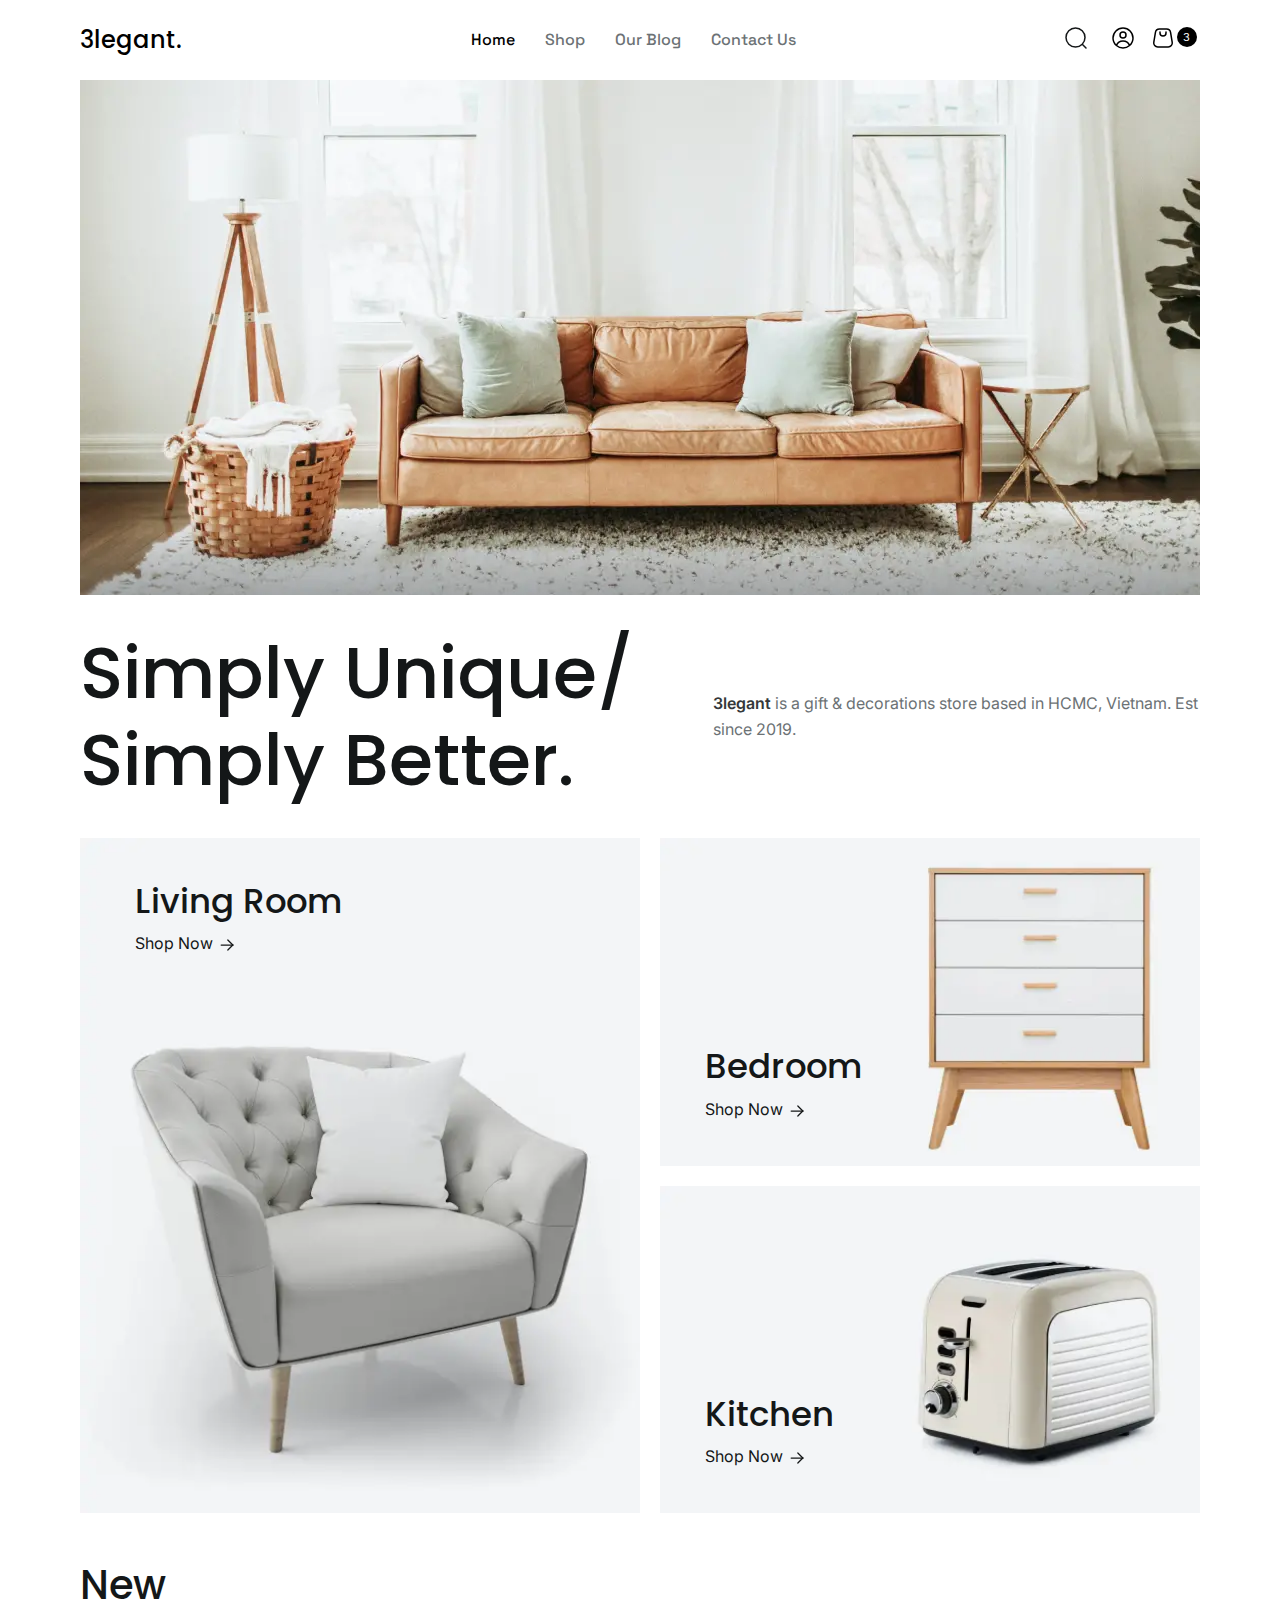
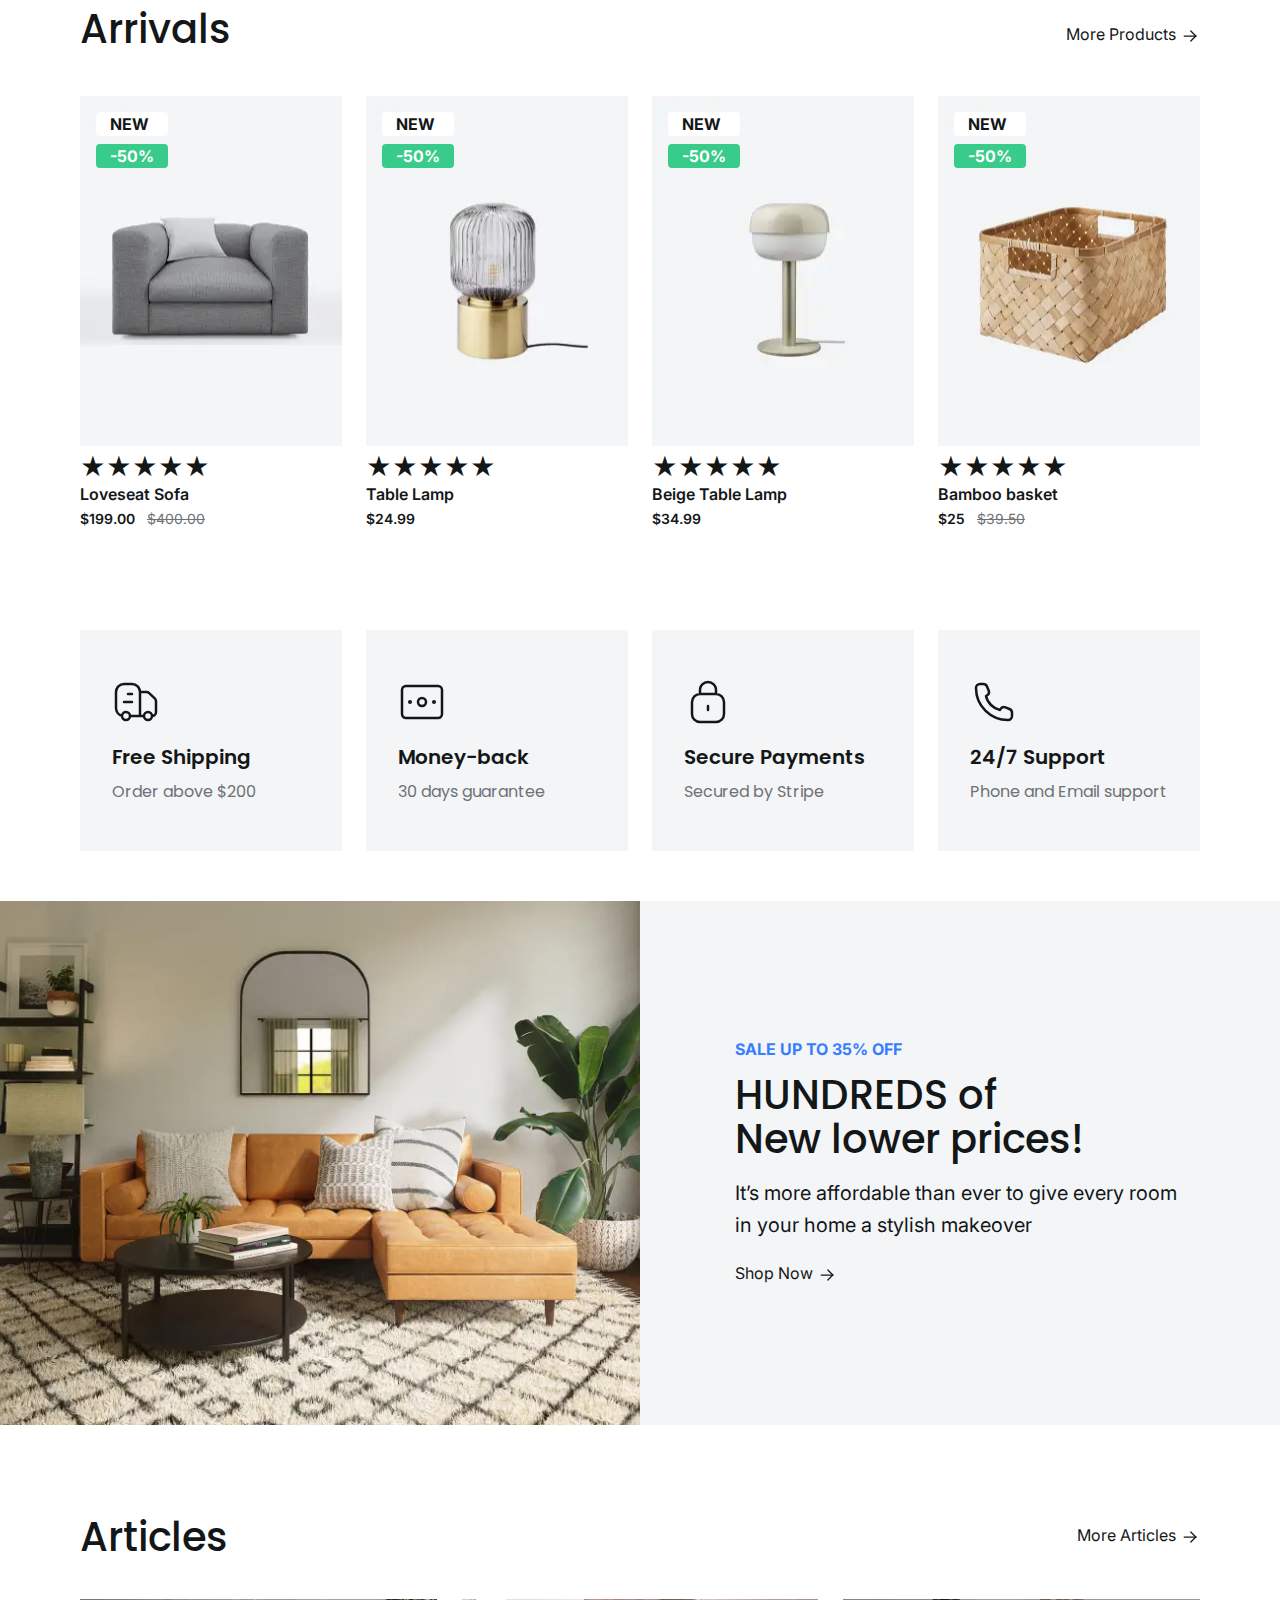
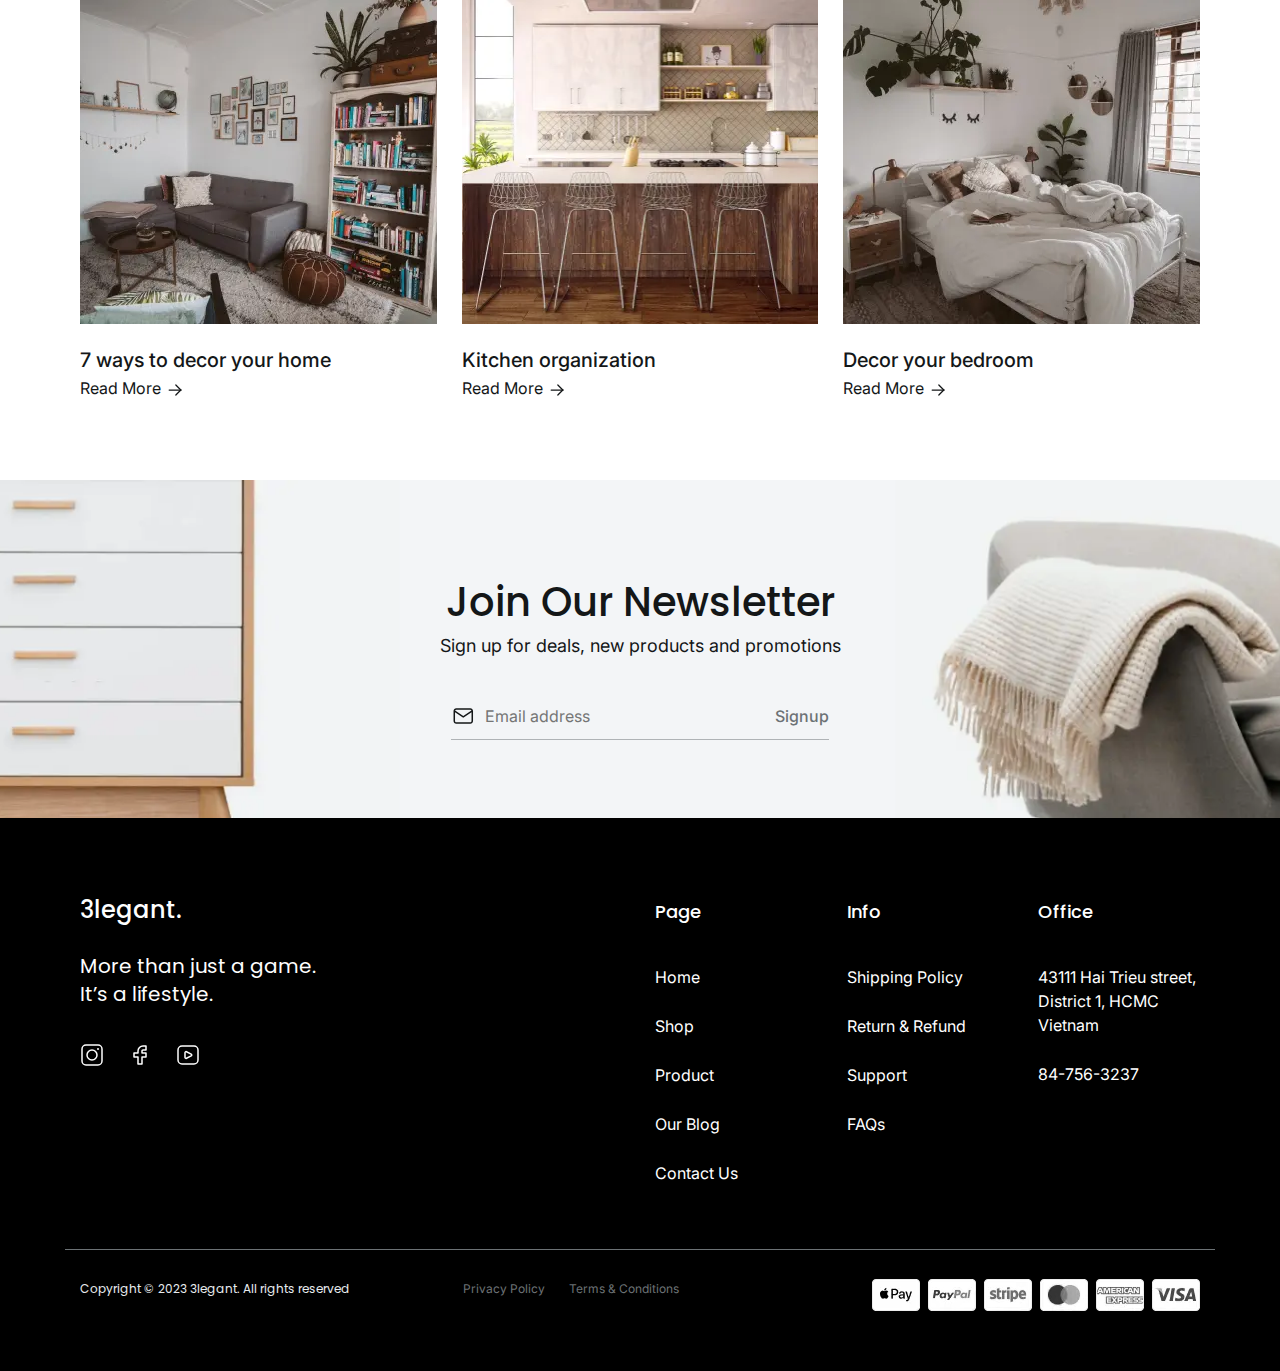
<file: index.html>
<!DOCTYPE html>
<html lang="en">

<head>
	<title>3legant</title>
	<meta charset="UTF-8">
	<meta name="format-detection" content="telephone=no">
	<!-- <style>body{opacity: 0;}</style> -->
	<link rel="stylesheet" href="css/style.min.css?_v=20240105194103">
	<link rel="shortcut icon" href="favicon.ico">
	<!-- <meta name="robots" content="noindex, nofollow"> -->
	<meta name="viewport" content="width=device-width, initial-scale=1.0">
</head>

<body>
	<div class="wrapper">
		<header class="header">
			<div class="header__container">
				<div class="header__menu menu">
					<div class="menu__box">
						<div class="menu__icon">
							<span></span>
						</div>
						<a href="./index.html" class="menu__logo">3legant.</a>
					</div>
					<nav class="menu__body">
						<ul class="menu__list">
							<form class="menu__form" action="#">
								<button type="submit" class="form__button_s">
									<svg xmlns="http://www.w3.org/2000/svg" width="24" height="24" viewBox="0 0 24 24" fill="none">
										<path d="M18.5 18.5L22 22M21 11.5C21 6.25329 16.7467 2 11.5 2C6.25329 2 2 6.25329 2 11.5C2 16.7467 6.25329 21 11.5 21C16.7467 21 21 16.7467 21 11.5Z" stroke="#141718" stroke-width="1.5" stroke-linecap="round" stroke-linejoin="round" />
									</svg>
								</button>
								<input class="menu__search" type="text" name="search" autocomplete="off" placeholder="Search">
							</form>
							<li><a href="./index.html" class="menu-link">Home</a></li>
							<li class="menu__item">
								<a href="./shop.html" class="menu-link">Shop</a>
							</li>
							<li class="menu__item">
								<a href="./blog.html" class="menu-link">Our Blog</a>
							</li>
							<li><a href="./contact.html" class="menu-link">Contact Us</a></li>
						</ul>
						<div class="menu__options options-menu">
							<div id="cart" class="options-menu__item">
								<p>Cart</p>
								<p>
									<svg xmlns="http://www.w3.org/2000/svg" width="24" height="24" viewBox="0 0 24 24" fill="none">
										<path d="M9 6L9 7C9 8.65685 10.3431 10 12 10C13.6569 10 15 8.65685 15 7V6" stroke="#141718" stroke-width="1.5" stroke-linecap="round" stroke-linejoin="round" />
										<path d="M15.6115 3H8.38848C6.43313 3 4.76436 4.41365 4.44291 6.3424L2.77624 16.3424C2.36988 18.7805 4.25006 21 6.72182 21H17.2781C19.7499 21 21.6301 18.7805 21.2237 16.3424L19.557 6.3424C19.2356 4.41365 17.5668 3 15.6115 3Z" stroke="#141718" stroke-width="1.5" stroke-linejoin="round" />
									</svg>
								</p>
							</div>
							<div class="options-menu__item">
								<p>Wishlist</p>
								<p>
									<svg xmlns="http://www.w3.org/2000/svg" width="24" height="25" viewBox="0 0 24 25" fill="none">
										<path fill-rule="evenodd" clip-rule="evenodd" d="M12.6924 7.58373C12.3055 7.95505 11.6945 7.95505 11.3076 7.58373L10.6152 6.91927C9.80477 6.14154 8.70994 5.66667 7.5 5.66667C5.01472 5.66667 3 7.68139 3 10.1667C3 12.5493 4.28979 14.5167 6.15176 16.1332C8.01532 17.7511 10.2434 18.8241 11.5746 19.3717C11.853 19.4862 12.147 19.4862 12.4254 19.3717C13.7566 18.8241 15.9847 17.7511 17.8482 16.1332C19.7102 14.5167 21 12.5493 21 10.1667C21 7.68139 18.9853 5.66667 16.5 5.66667C15.2901 5.66667 14.1952 6.14154 13.3848 6.91927L12.6924 7.58373ZM12 5.47624C10.8321 4.35548 9.24649 3.66667 7.5 3.66667C3.91015 3.66667 1 6.57682 1 10.1667C1 16.5349 7.97034 20.0517 10.8138 21.2214C11.5796 21.5364 12.4204 21.5364 13.1862 21.2214C16.0297 20.0517 23 16.5349 23 10.1667C23 6.57682 20.0899 3.66667 16.5 3.66667C14.7535 3.66667 13.1679 4.35548 12 5.47624Z" fill="#141718" />
									</svg>
								</p>
							</div>
							<button data-popup="#signIn" class="options-menu__button button">Sign In</button>
							<div class="options-menu__social">
								<a href="#">
									<svg xmlns="http://www.w3.org/2000/svg" width="24" height="24" viewBox="0 0 24 24" fill="none">
										<rect x="2" y="2" width="20" height="20" rx="4" stroke="#141718" stroke-width="1.5" />
										<circle cx="18" cy="6" r="1" fill="#141718" />
										<circle cx="12" cy="12" r="5" stroke="#141718" stroke-width="1.5" />
									</svg>
								</a>
								<a href="#">
									<svg xmlns="http://www.w3.org/2000/svg" width="24" height="24" viewBox="0 0 24 24" fill="none">
										<path d="M18 3H15C12.2386 3 10 5.23858 10 8V10H6V14H10V21H14V14H18V10H14V8C14 7.44772 14.4477 7 15 7H18V3Z" stroke="#141718" stroke-width="1.5" stroke-linecap="round" stroke-linejoin="round" />
									</svg>
								</a>
								<a href="#">
									<svg xmlns="http://www.w3.org/2000/svg" width="24" height="24" viewBox="0 0 24 24" fill="none">
										<rect x="2" y="3" width="20" height="18" rx="4" stroke="#141718" stroke-width="1.5" />
										<path d="M10.4472 8.72361L15.2111 11.1056C15.9482 11.4741 15.9482 12.5259 15.2111 12.8944L10.4472 15.2764C9.78231 15.6088 9 15.1253 9 14.382V9.61803C9 8.87465 9.78231 8.39116 10.4472 8.72361Z" stroke="#141718" stroke-width="1.5" stroke-linecap="round" />
									</svg>
								</a>
							</div>
						</div>
					</nav>
					<div class="menu__manage manage-menu">
						<div class="manage-menu__search" tabindex="0">
							<form action="#">
								<input type="search">
								<svg xmlns="http://www.w3.org/2000/svg" width="24" height="24" viewBox="0 0 24 24" fill="none">
									<path d="M18.5 18.5L22 22M21 11.5C21 6.25329 16.7467 2 11.5 2C6.25329 2 2 6.25329 2 11.5C2 16.7467 6.25329 21 11.5 21C16.7467 21 21 16.7467 21 11.5Z" stroke="#141718" stroke-width="1.5" stroke-linecap="round" stroke-linejoin="round" />
								</svg>
							</form>
						</div>
						<button data-popup="#signIn" class="manage-menu__profile">
							<svg xmlns="http://www.w3.org/2000/svg" width="24" height="24" viewBox="0 0 24 24" fill="none">
								<path d="M18.5588 19.5488C17.5654 16.8918 15.0036 15 12 15C8.99638 15 6.4346 16.8918 5.44117 19.5488M18.5588 19.5488C20.6672 17.7154 22 15.0134 22 12C22 6.47715 17.5228 2 12 2C6.47715 2 2 6.47715 2 12C2 15.0134 3.33285 17.7154 5.44117 19.5488M18.5588 19.5488C16.8031 21.0756 14.5095 22 12 22C9.49052 22 7.19694 21.0756 5.44117 19.5488M15 9C15 10.6569 13.6569 12 12 12C10.3431 12 9 10.6569 9 9C9 7.34315 10.3431 6 12 6C13.6569 6 15 7.34315 15 9Z" stroke="#141718" stroke-width="1.5" stroke-linejoin="round" />
							</svg>
						</button>
						<button class="manage-menu__cart">
							<svg xmlns="http://www.w3.org/2000/svg" width="24" height="24" viewBox="0 0 24 24" fill="none">
								<path d="M9 6L9 7C9 8.65685 10.3431 10 12 10C13.6569 10 15 8.65685 15 7V6" stroke="#141718" stroke-width="1.5" stroke-linecap="round" stroke-linejoin="round" />
								<path d="M15.6115 3H8.38851C6.43316 3 4.7644 4.41365 4.44294 6.3424L2.77627 16.3424C2.36992 18.7805 4.25009 21 6.72185 21H17.2782C19.7499 21 21.6301 18.7805 21.2237 16.3424L19.5571 6.3424C19.2356 4.41365 17.5669 3 15.6115 3Z" stroke="#141718" stroke-width="1.5" stroke-linejoin="round" />
							</svg>
						</button>
					</div>
				</div>
			</div>
			<div class="flyout">
				<div class="flyout__body">
					<div class="flyout__head">
						<p>Cart</p>
						<div class="close-flyout">
							<svg xmlns="http://www.w3.org/2000/svg" width="35" height="35" viewBox="0 0 24 24" fill="none">
								<path fill-rule="evenodd" clip-rule="evenodd" d="M5.29289 5.29289C5.68342 4.90237 6.31658 4.90237 6.70711 5.29289L12 10.5858L17.2929 5.29289C17.6834 4.90237 18.3166 4.90237 18.7071 5.29289C19.0976 5.68342 19.0976 6.31658 18.7071 6.70711L13.4142 12L18.7071 17.2929C19.0976 17.6834 19.0976 18.3166 18.7071 18.7071C18.3166 19.0976 17.6834 19.0976 17.2929 18.7071L12 13.4142L6.70711 18.7071C6.31658 19.0976 5.68342 19.0976 5.29289 18.7071C4.90237 18.3166 4.90237 17.6834 5.29289 17.2929L10.5858 12L5.29289 6.70711C4.90237 6.31658 4.90237 5.68342 5.29289 5.29289Z" fill="#6C7275" />
							</svg>
						</div>
					</div>
					<div class="flyout__cart">
						<div class="flyout__item">
							<div class="item-flyout__image">
								<picture><source srcset="img/flyout/01.webp" type="image/webp"><img src="img/flyout/01.jpg" alt="image"></picture>
							</div>
							<div class="item-flyout__content">
								<div class="item-flyout__name">Tray Table</div>
								<div class="item-flyout__color">Color: Black</div>
								<div class="item-flyout__counter counter">
									<div class="counter__minus">
										<svg xmlns="http://www.w3.org/2000/svg" width="16" height="32" viewBox="0 0 16 16" fill="none">
											<path d="M3.22925 8H12.5626" stroke="#000" stroke-width="0.75" stroke-linecap="round" stroke-linejoin="round" />
										</svg>
									</div>
									<div class="counter__figure">2</div>
									<div class="counter__plus">
										<svg xmlns="http://www.w3.org/2000/svg" width="16" height="32" viewBox="0 0 16 16" fill="none">
											<path fill-rule="evenodd" clip-rule="evenodd" d="M8.375 3.33301C8.375 3.1259 8.20711 2.95801 8 2.95801C7.79289 2.95801 7.625 3.1259 7.625 3.33301V7.62469H3.33325C3.12615 7.62469 2.95825 7.79259 2.95825 7.99969C2.95825 8.2068 3.12615 8.37469 3.33325 8.37469H7.625V12.6663C7.625 12.8734 7.79289 13.0413 8 13.0413C8.20711 13.0413 8.375 12.8734 8.375 12.6663V8.37469H12.6666C12.8737 8.37469 13.0416 8.2068 13.0416 7.99969C13.0416 7.79259 12.8737 7.62469 12.6666 7.62469H8.375V3.33301Z" fill="#121212" />
										</svg>
									</div>
								</div>
							</div>
							<div class="item-flyout__price">
								<p>$19.19</p>
								<button class="delete-item">
									<svg xmlns="http://www.w3.org/2000/svg" width="24" height="24" viewBox="0 0 24 24" fill="none">
										<path fill-rule="evenodd" clip-rule="evenodd" d="M5.29289 5.29289C5.68342 4.90237 6.31658 4.90237 6.70711 5.29289L12 10.5858L17.2929 5.29289C17.6834 4.90237 18.3166 4.90237 18.7071 5.29289C19.0976 5.68342 19.0976 6.31658 18.7071 6.70711L13.4142 12L18.7071 17.2929C19.0976 17.6834 19.0976 18.3166 18.7071 18.7071C18.3166 19.0976 17.6834 19.0976 17.2929 18.7071L12 13.4142L6.70711 18.7071C6.31658 19.0976 5.68342 19.0976 5.29289 18.7071C4.90237 18.3166 4.90237 17.6834 5.29289 17.2929L10.5858 12L5.29289 6.70711C4.90237 6.31658 4.90237 5.68342 5.29289 5.29289Z" fill="#6C7275" />
									</svg>
								</button>
							</div>
						</div>
						<div class="flyout__item">
							<div class="item-flyout__image">
								<picture><source srcset="img/flyout/02.webp" type="image/webp"><img src="img/flyout/02.jpg" alt="image"></picture>
							</div>
							<div class="item-flyout__content">
								<div class="item-flyout__name">Tray Table</div>
								<div class="item-flyout__color">Color: Red</div>
								<div class="item-flyout__counter counter">
									<div class="counter__minus">
										<svg xmlns="http://www.w3.org/2000/svg" width="16" height="32" viewBox="0 0 16 16" fill="none">
											<path d="M3.22925 8H12.5626" stroke="#000" stroke-width="0.75" stroke-linecap="round" stroke-linejoin="round" />
										</svg>
									</div>
									<div class="counter__figure">1</div>
									<div class="counter__plus">
										<svg xmlns="http://www.w3.org/2000/svg" width="16" height="32" viewBox="0 0 16 16" fill="none">
											<path fill-rule="evenodd" clip-rule="evenodd" d="M8.375 3.33301C8.375 3.1259 8.20711 2.95801 8 2.95801C7.79289 2.95801 7.625 3.1259 7.625 3.33301V7.62469H3.33325C3.12615 7.62469 2.95825 7.79259 2.95825 7.99969C2.95825 8.2068 3.12615 8.37469 3.33325 8.37469H7.625V12.6663C7.625 12.8734 7.79289 13.0413 8 13.0413C8.20711 13.0413 8.375 12.8734 8.375 12.6663V8.37469H12.6666C12.8737 8.37469 13.0416 8.2068 13.0416 7.99969C13.0416 7.79259 12.8737 7.62469 12.6666 7.62469H8.375V3.33301Z" fill="#121212" />
										</svg>
									</div>
								</div>
							</div>
							<div class="item-flyout__price">
								<p>$19.19</p>
								<button class="delete-item">
									<svg xmlns="http://www.w3.org/2000/svg" width="24" height="24" viewBox="0 0 24 24" fill="none">
										<path fill-rule="evenodd" clip-rule="evenodd" d="M5.29289 5.29289C5.68342 4.90237 6.31658 4.90237 6.70711 5.29289L12 10.5858L17.2929 5.29289C17.6834 4.90237 18.3166 4.90237 18.7071 5.29289C19.0976 5.68342 19.0976 6.31658 18.7071 6.70711L13.4142 12L18.7071 17.2929C19.0976 17.6834 19.0976 18.3166 18.7071 18.7071C18.3166 19.0976 17.6834 19.0976 17.2929 18.7071L12 13.4142L6.70711 18.7071C6.31658 19.0976 5.68342 19.0976 5.29289 18.7071C4.90237 18.3166 4.90237 17.6834 5.29289 17.2929L10.5858 12L5.29289 6.70711C4.90237 6.31658 4.90237 5.68342 5.29289 5.29289Z" fill="#6C7275" />
									</svg>
								</button>
							</div>
						</div>
						<div class="flyout__item">
							<div class="item-flyout__image">
								<picture><source srcset="img/flyout/03.webp" type="image/webp"><img src="img/flyout/03.jpg" alt="image"></picture>
							</div>
							<div class="item-flyout__content">
								<div class="item-flyout__name">Table lamp</div>
								<div class="item-flyout__color">Color: gold</div>
								<div class="item-flyout__counter counter">
									<div class="counter__minus">
										<svg xmlns="http://www.w3.org/2000/svg" width="16" height="32" viewBox="0 0 16 16" fill="none">
											<path d="M3.22925 8H12.5626" stroke="#000" stroke-width="0.75" stroke-linecap="round" stroke-linejoin="round" />
										</svg>
									</div>
									<div class="counter__figure">1</div>
									<div class="counter__plus">
										<svg xmlns="http://www.w3.org/2000/svg" width="16" height="32" viewBox="0 0 16 16" fill="none">
											<path fill-rule="evenodd" clip-rule="evenodd" d="M8.375 3.33301C8.375 3.1259 8.20711 2.95801 8 2.95801C7.79289 2.95801 7.625 3.1259 7.625 3.33301V7.62469H3.33325C3.12615 7.62469 2.95825 7.79259 2.95825 7.99969C2.95825 8.2068 3.12615 8.37469 3.33325 8.37469H7.625V12.6663C7.625 12.8734 7.79289 13.0413 8 13.0413C8.20711 13.0413 8.375 12.8734 8.375 12.6663V8.37469H12.6666C12.8737 8.37469 13.0416 8.2068 13.0416 7.99969C13.0416 7.79259 12.8737 7.62469 12.6666 7.62469H8.375V3.33301Z" fill="#121212" />
										</svg>
									</div>
								</div>
							</div>
							<div class="item-flyout__price">
								<p>$39.00</p>
								<button class="delete-item">
									<svg xmlns="http://www.w3.org/2000/svg" width="24" height="24" viewBox="0 0 24 24" fill="none">
										<path fill-rule="evenodd" clip-rule="evenodd" d="M5.29289 5.29289C5.68342 4.90237 6.31658 4.90237 6.70711 5.29289L12 10.5858L17.2929 5.29289C17.6834 4.90237 18.3166 4.90237 18.7071 5.29289C19.0976 5.68342 19.0976 6.31658 18.7071 6.70711L13.4142 12L18.7071 17.2929C19.0976 17.6834 19.0976 18.3166 18.7071 18.7071C18.3166 19.0976 17.6834 19.0976 17.2929 18.7071L12 13.4142L6.70711 18.7071C6.31658 19.0976 5.68342 19.0976 5.29289 18.7071C4.90237 18.3166 4.90237 17.6834 5.29289 17.2929L10.5858 12L5.29289 6.70711C4.90237 6.31658 4.90237 5.68342 5.29289 5.29289Z" fill="#6C7275" />
									</svg>
								</button>
							</div>
						</div>
					</div>
					<div class="flyout__sum">
						<div class="sum__subtotal">
							<p>Subtotal</p>
							<p>$99.00</p>
						</div>
						<div class="sum__total">
							<p>Total</p>
							<p>$234.00</p>
						</div>
						<button class="sum__button button">Checkout</button>
						<div class="sum__link"><a href="#">View Cart</a></div>
					</div>
				</div>
			</div>
			<div class="to-top" data-goto=".page" data-goto-top="80">
				<svg width="20" height="20" viewBox="0 0 20 20" fill="none" xmlns="http://www.w3.org/2000/svg">
					<path d="M9.99999 15.8333V4.16659" stroke="#6C7275" stroke-width="1.25" stroke-linecap="round" stroke-linejoin="round" />
					<path d="M15 9.16675L9.99999 4.16675" stroke="#6C7275" stroke-width="1.25" stroke-linecap="round" stroke-linejoin="round" />
					<path d="M5 9.16675L10 4.16675" stroke="#6C7275" stroke-width="1.25" stroke-linecap="round" stroke-linejoin="round" />
				</svg>
			</div>
		</header>

		<main class="page">
			<div class="main-screen">
				<div class="main-screen__container">
					<ul class="main-screen__body">
						<li>
							<a href="#" class="main-screen__item-ibg">
								<picture><source srcset="img/main-screen/01.webp" type="image/webp"><img src="img/main-screen/01.jpg" alt="image"></picture>
							</a>
						</li>
						<li>
							<a href="#" class="main-screen__item-ibg">
								<picture><source srcset="img/main-screen/02.webp" type="image/webp"><img src="img/main-screen/02.jpg" alt="image"></picture>
							</a>
						</li>
						<li>
							<a href="#" class="main-screen__item-ibg">
								<picture><source srcset="img/main-screen/03.webp" type="image/webp"><img src="img/main-screen/03.jpg" alt="image"></picture>
							</a>
						</li>
					</ul>
				</div>
			</div>
			<section class="slogan">
				<div class="slogan__container">
					<div class="slogan__body">
						<h1 class="slogan__title">Simply Unique/ Simply Better.</h1>
						<div class="slogan__text"><span>3legant</span> is a gift & decorations store based in HCMC, Vietnam. Est since 2019. </div>
					</div>
				</div>
			</section>
			<div class="template">
				<div class="template__container">
					<div class="template__body">
						<div class="template__left-ibg">
							<div class="template__descr">
								<div class="template__title">Living Room</div>
								<a href="./shop.html" class="template__link link-arrow">
									<p>Shop Now</p>
									<svg xmlns="http://www.w3.org/2000/svg" width="20" height="20" viewBox="0 0 20 20" fill="none">
										<path d="M4.16666 10H15.8333" stroke="#141718" stroke-width="1.25" stroke-linecap="round" stroke-linejoin="round" />
										<path d="M10.8333 15L15.8333 10" stroke="#141718" stroke-width="1.25" stroke-linecap="round" stroke-linejoin="round" />
										<path d="M10.8333 5L15.8333 10" stroke="#141718" stroke-width="1.25" stroke-linecap="round" stroke-linejoin="round" />
									</svg>
								</a>
							</div>
							<div data-change>
								<picture><source srcset="img/template/01.webp" type="image/webp"><img src="img/template/01.jpg" alt="image"></picture>
								<picture><source srcset="img/template/011.webp" type="image/webp"><img src="img/template/011.jpg" alt="image"></picture>
							</div>
						</div>
						<div class="template__right">
							<div class="template__top-ibg">
								<div class="template__descr">
									<div class="template__title">Bedroom</div>
									<a href="./shop.html" class="template__link link-arrow">
										<p>Shop Now</p>
										<svg xmlns="http://www.w3.org/2000/svg" width="20" height="20" viewBox="0 0 20 20" fill="none">
											<path d="M4.16666 10H15.8333" stroke="#141718" stroke-width="1.25" stroke-linecap="round" stroke-linejoin="round" />
											<path d="M10.8333 15L15.8333 10" stroke="#141718" stroke-width="1.25" stroke-linecap="round" stroke-linejoin="round" />
											<path d="M10.8333 5L15.8333 10" stroke="#141718" stroke-width="1.25" stroke-linecap="round" stroke-linejoin="round" />
										</svg>
									</a>
								</div>
								<div data-change>
									<picture><source srcset="img/template/02.webp" type="image/webp"><img src="img/template/02.jpg" alt="image"></picture>
									<picture><source srcset="img/template/022.webp" type="image/webp"><img src="img/template/022.jpg" alt="image"></picture>
								</div>
							</div>
							<div class="template__bottom-ibg">
								<div class="template__descr">
									<div class="template__title">Kitchen</div>
									<a href="./shop.html" class="template__link link-arrow">
										<p>Shop Now</p>
										<svg xmlns="http://www.w3.org/2000/svg" width="20" height="20" viewBox="0 0 20 20" fill="none">
											<path d="M4.16666 10H15.8333" stroke="#141718" stroke-width="1.25" stroke-linecap="round" stroke-linejoin="round" />
											<path d="M10.8333 15L15.8333 10" stroke="#141718" stroke-width="1.25" stroke-linecap="round" stroke-linejoin="round" />
											<path d="M10.8333 5L15.8333 10" stroke="#141718" stroke-width="1.25" stroke-linecap="round" stroke-linejoin="round" />
										</svg>
									</a>
								</div>
								<div data-change>
									<picture><source srcset="img/template/03.webp" type="image/webp"><img src="img/template/03.jpg" alt="image"></picture>
									<picture><source srcset="img/template/033.webp" type="image/webp"><img src="img/template/033.jpg" alt="image"></picture>
								</div>
							</div>
						</div>
					</div>
				</div>
			</div>
			<section class="arrivals">
				<div class="arrivals__container">
					<h3 class="arrivals__title title">New <br> Arrivals</h3>
					<a href="./shop.html" class="arrivals__link link-arrow">
						<p>More Products</p>
						<svg xmlns="http://www.w3.org/2000/svg" width="20" height="20" viewBox="0 0 20 20" fill="none">
							<path d="M4.16666 10H15.8333" stroke="#141718" stroke-width="1.25" stroke-linecap="round" stroke-linejoin="round" />
							<path d="M10.8333 15L15.8333 10" stroke="#141718" stroke-width="1.25" stroke-linecap="round" stroke-linejoin="round" />
							<path d="M10.8333 5L15.8333 10" stroke="#141718" stroke-width="1.25" stroke-linecap="round" stroke-linejoin="round" />
						</svg>
					</a>
					<div class="arrivals__body">
						<div class="arrivals__item item-arrivals">
							<div class="item-arrivals__card card-arrivals-ibg">
								<div class="card-arrivals__box">
									<div class="card-arrivals__offer">
										<p>NEW</p>
										<p>-50%</p>
									</div>
									<button class="card-arrivals__like">
										<img src="img/arrivals/icon/like.svg" alt="like">
										<img src="img/arrivals/icon/like-check.svg" alt="like">
									</button>
								</div>
								<a href="./goods.html" class="card-arrivals__button button">Add to cart</a>
								<picture><source srcset="img/arrivals/01.webp" type="image/webp"><img src="img/arrivals/01.jpg" alt="image"></picture>
							</div>
							<div class="item-arrivals__description description-arrivals">
								<div class="description-arrivals__star">
									<div class="rating rating_set">
										<div class="rating__body">
											<div class="rating__active"></div>
											<div class="rating__items">
												<input type="radio" class="rating__item" value="1" name="rating">
												<input type="radio" class="rating__item" value="2" name="rating">
												<input type="radio" class="rating__item" value="3" name="rating">
												<input type="radio" class="rating__item" value="4" name="rating">
												<input type="radio" class="rating__item" value="5" name="rating">
											</div>
										</div>
										<div class="rating__value">0</div>
									</div>
								</div>
								<div class="description-arrivals__name">Loveseat Sofa</div>
								<div class="description-arrivals__price">
									<p>$199.00</p>
									<p>$400.00</p>
								</div>
							</div>
						</div>
						<div class="arrivals__item item-arrivals">
							<div class="item-arrivals__card card-arrivals-ibg">
								<div class="card-arrivals__box">
									<div class="card-arrivals__offer">
										<p>NEW</p>
										<p>-50%</p>
									</div>
									<button class="card-arrivals__like">
										<img src="img/arrivals/icon/like.svg" alt="like">
										<img src="img/arrivals/icon/like-check.svg" alt="like">
									</button>
								</div>
								<a href="./goods.html" class="card-arrivals__button button">Add to cart</a>
								<picture><source srcset="img/arrivals/02.webp" type="image/webp"><img src="img/arrivals/02.jpg" alt="image"></picture>
							</div>
							<div class="item-arrivals__description description-arrivals">
								<div class="description-arrivals__star">
									<div class="rating rating_set">
										<div class="rating__body">
											<div class="rating__active"></div>
											<div class="rating__items">
												<input type="radio" class="rating__item" value="1" name="rating">
												<input type="radio" class="rating__item" value="2" name="rating">
												<input type="radio" class="rating__item" value="3" name="rating">
												<input type="radio" class="rating__item" value="4" name="rating">
												<input type="radio" class="rating__item" value="5" name="rating">
											</div>
										</div>
										<div class="rating__value">0</div>
									</div>
								</div>
								<div class="description-arrivals__name">Table Lamp</div>
								<div class="description-arrivals__price">
									<p>$24.99</p>
								</div>
							</div>
						</div>
						<div class="arrivals__item item-arrivals">
							<div class="item-arrivals__card card-arrivals-ibg">
								<div class="card-arrivals__box">
									<div class="card-arrivals__offer">
										<p>NEW</p>
										<p>-50%</p>
									</div>
									<button class="card-arrivals__like">
										<img src="img/arrivals/icon/like.svg" alt="like">
										<img src="img/arrivals/icon/like-check.svg" alt="like">
									</button>
								</div>
								<a href="./goods.html" class="card-arrivals__button button">Add to cart</a>
								<picture><source srcset="img/arrivals/03.webp" type="image/webp"><img src="img/arrivals/03.jpg" alt="image"></picture>
							</div>
							<div class="item-arrivals__description description-arrivals">
								<div class="description-arrivals__star">
									<div class="rating rating_set">
										<div class="rating__body">
											<div class="rating__active"></div>
											<div class="rating__items">
												<input type="radio" class="rating__item" value="1" name="rating">
												<input type="radio" class="rating__item" value="2" name="rating">
												<input type="radio" class="rating__item" value="3" name="rating">
												<input type="radio" class="rating__item" value="4" name="rating">
												<input type="radio" class="rating__item" value="5" name="rating">
											</div>
										</div>
										<div class="rating__value">0</div>
									</div>
								</div>
								<div class="description-arrivals__name">Beige Table Lamp</div>
								<div class="description-arrivals__price">
									<p>$34.99</p>
								</div>
							</div>
						</div>
						<div class="arrivals__item item-arrivals">
							<div class="item-arrivals__card card-arrivals-ibg">
								<div class="card-arrivals__box">
									<div class="card-arrivals__offer">
										<p>NEW</p>
										<p>-50%</p>
									</div>
									<button class="card-arrivals__like">
										<img src="img/arrivals/icon/like.svg" alt="like">
										<img src="img/arrivals/icon/like-check.svg" alt="like">
									</button>
								</div>
								<a href="./goods.html" class="card-arrivals__button button">Add to cart</a>
								<picture><source srcset="img/arrivals/04.webp" type="image/webp"><img src="img/arrivals/04.jpg" alt="image"></picture>
							</div>
							<div class="item-arrivals__description description-arrivals">
								<div class="description-arrivals__star">
									<div class="rating rating_set">
										<div class="rating__body">
											<div class="rating__active"></div>
											<div class="rating__items">
												<input type="radio" class="rating__item" value="1" name="rating">
												<input type="radio" class="rating__item" value="2" name="rating">
												<input type="radio" class="rating__item" value="3" name="rating">
												<input type="radio" class="rating__item" value="4" name="rating">
												<input type="radio" class="rating__item" value="5" name="rating">
											</div>
										</div>
										<div class="rating__value">0</div>
									</div>
								</div>
								<div class="description-arrivals__name">Bamboo basket</div>
								<div class="description-arrivals__price">
									<p>$25</p>
									<p>$39.50</p>
								</div>
							</div>
						</div>
						<div class="arrivals__item item-arrivals">
							<div class="item-arrivals__card card-arrivals-ibg">
								<div class="card-arrivals__box">
									<div class="card-arrivals__offer">
										<p>NEW</p>
										<p>-50%</p>
									</div>
									<button class="card-arrivals__like">
										<img src="img/arrivals/icon/like.svg" alt="like">
										<img src="img/arrivals/icon/like-check.svg" alt="like">
									</button>
								</div>
								<a href="./goods.html" class="card-arrivals__button button">Add to cart</a>
								<picture><source srcset="img/arrivals/05.webp" type="image/webp"><img src="img/arrivals/05.jpg" alt="image"></picture>
							</div>
							<div class="item-arrivals__description description-arrivals">
								<div class="description-arrivals__star">
									<div class="rating rating_set">
										<div class="rating__body">
											<div class="rating__active"></div>
											<div class="rating__items">
												<input type="radio" class="rating__item" value="1" name="rating">
												<input type="radio" class="rating__item" value="2" name="rating">
												<input type="radio" class="rating__item" value="3" name="rating">
												<input type="radio" class="rating__item" value="4" name="rating">
												<input type="radio" class="rating__item" value="5" name="rating">
											</div>
										</div>
										<div class="rating__value">0</div>
									</div>
								</div>
								<div class="description-arrivals__name">Toasted</div>
								<div class="description-arrivals__price">
									<p>$224.00</p>
								</div>
							</div>
						</div>
					</div>
				</div>
			</section>
			<div class="advantages">
				<div class="advantages__container">
					<div class="advantages__body">
						<div class="advantages__item item-advantages">
							<div class="item-advantages__icon">
								<img src="img/advantages/icon/01.svg" alt="icon">
							</div>
							<div class="item-advantages__label">Free Shipping</div>
							<div class="item-advantages__text">Order above $200</div>
						</div>
						<div class="advantages__item item-advantages">
							<div class="item-advantages__icon">
								<img src="img/advantages/icon/02.svg" alt="icon">
							</div>
							<div class="item-advantages__label">Money-back</div>
							<div class="item-advantages__text">30 days guarantee</div>
						</div>
						<div class="advantages__item item-advantages">
							<div class="item-advantages__icon">
								<img src="img/advantages/icon/03.svg" alt="icon">
							</div>
							<div class="item-advantages__label">Secure Payments</div>
							<div class="item-advantages__text">Secured by Stripe</div>
						</div>
						<div class="advantages__item item-advantages">
							<div class="item-advantages__icon">
								<img src="img/advantages/icon/04.svg" alt="icon">
							</div>
							<div class="item-advantages__label">24/7 Support</div>
							<div class="item-advantages__text">Phone and Email support</div>
						</div>
					</div>
				</div>
			</div>
			<section class="offer">
				<div data-change class="offer__image">
					<picture><source srcset="img/offer/01.webp" type="image/webp"><img src="img/offer/01.jpg" alt="image"></picture>
					<picture><source srcset="img/offer/011.webp" type="image/webp"><img src="img/offer/011.jpg" alt="image"></picture>
				</div>
				<div class="offer__content">
					<div class="offer__container">
						<div class="offer__body">
							<div class="offer__subtitle">SALE UP TO 35% OFF</div>
							<h3 class="offer__title">HUNDREDS of New lower prices!</h3>
							<div class="offer__text">It’s more affordable than ever to give every room in your home a stylish makeover</div>
							<a href="./shop.html" class="offer__link link-arrow">
								<p>Shop Now</p>
								<svg xmlns="http://www.w3.org/2000/svg" width="20" height="20" viewBox="0 0 20 20" fill="none">
									<path d="M4.16666 10H15.8333" stroke="#141718" stroke-width="1.25" stroke-linecap="round" stroke-linejoin="round" />
									<path d="M10.8333 15L15.8333 10" stroke="#141718" stroke-width="1.25" stroke-linecap="round" stroke-linejoin="round" />
									<path d="M10.8333 5L15.8333 10" stroke="#141718" stroke-width="1.25" stroke-linecap="round" stroke-linejoin="round" />
								</svg>
							</a>
						</div>
					</div>
				</div>
			</section>
			<section class="articles">
				<div class="articles__container">
					<div class="articles__title-block">
						<h3 class="articles__title title">Articles</h3>
						<a href="./blog.html" class="articles__link link-arrow">
							<p>More Articles</p>
							<svg xmlns="http://www.w3.org/2000/svg" width="20" height="20" viewBox="0 0 20 20" fill="none">
								<path d="M4.16666 10H15.8333" stroke="#141718" stroke-width="1.25" stroke-linecap="round" stroke-linejoin="round" />
								<path d="M10.8333 15L15.8333 10" stroke="#141718" stroke-width="1.25" stroke-linecap="round" stroke-linejoin="round" />
								<path d="M10.8333 5L15.8333 10" stroke="#141718" stroke-width="1.25" stroke-linecap="round" stroke-linejoin="round" />
							</svg>
						</a>
					</div>
					<div class="articles__body">
						<div class="articles__item item-articles">
							<div class="item-articles__image">
								<picture><source srcset="img/articles/01.webp" type="image/webp"><img src="img/articles/01.jpg" alt="image"></picture>
							</div>
							<div class="item-articles__text">7 ways to decor your home</div>
							<a href="./article.html" class="item-articles__link link-arrow">
								<p>Read More</p>
								<svg xmlns="http://www.w3.org/2000/svg" width="20" height="20" viewBox="0 0 20 20" fill="none">
									<path d="M4.16666 10H15.8333" stroke="#141718" stroke-width="1.25" stroke-linecap="round" stroke-linejoin="round" />
									<path d="M10.8333 15L15.8333 10" stroke="#141718" stroke-width="1.25" stroke-linecap="round" stroke-linejoin="round" />
									<path d="M10.8333 5L15.8333 10" stroke="#141718" stroke-width="1.25" stroke-linecap="round" stroke-linejoin="round" />
								</svg>
							</a>
						</div>
						<div class="articles__item item-articles">
							<div class="item-articles__image">
								<picture><source srcset="img/articles/02.webp" type="image/webp"><img src="img/articles/02.jpg" alt="image"></picture>
							</div>
							<div class="item-articles__text">Kitchen organization</div>
							<a href="./article.html" class="item-articles__link link-arrow">
								<p>Read More</p>
								<svg xmlns="http://www.w3.org/2000/svg" width="20" height="20" viewBox="0 0 20 20" fill="none">
									<path d="M4.16666 10H15.8333" stroke="#141718" stroke-width="1.25" stroke-linecap="round" stroke-linejoin="round" />
									<path d="M10.8333 15L15.8333 10" stroke="#141718" stroke-width="1.25" stroke-linecap="round" stroke-linejoin="round" />
									<path d="M10.8333 5L15.8333 10" stroke="#141718" stroke-width="1.25" stroke-linecap="round" stroke-linejoin="round" />
								</svg>
							</a>
						</div>
						<div class="articles__item item-articles">
							<div class="item-articles__image">
								<picture><source srcset="img/articles/03.webp" type="image/webp"><img src="img/articles/03.jpg" alt="image"></picture>
							</div>
							<div class="item-articles__text">Decor your bedroom</div>
							<a href="./article.html" class="item-articles__link link-arrow">
								<p>Read More</p>
								<svg xmlns="http://www.w3.org/2000/svg" width="20" height="20" viewBox="0 0 20 20" fill="none">
									<path d="M4.16666 10H15.8333" stroke="#141718" stroke-width="1.25" stroke-linecap="round" stroke-linejoin="round" />
									<path d="M10.8333 15L15.8333 10" stroke="#141718" stroke-width="1.25" stroke-linecap="round" stroke-linejoin="round" />
									<path d="M10.8333 5L15.8333 10" stroke="#141718" stroke-width="1.25" stroke-linecap="round" stroke-linejoin="round" />
								</svg>
							</a>
						</div>
					</div>
				</div>
			</section>
			<section class="newsletter">
				<div class="newsletter__container">
					<div class="newsletter__box">
						<h3 class="newsletter__title">Join Our Newsletter</h3>
						<div class="newsletter__text">Sign up for deals, new products and promotions</div>
						<form action="#" class="newsletter__form">
							<img src="img/newsletter/icons/email.svg" alt="icon">
							<input class="newsletter__input" type="email" placeholder="Email address" autocomplete="off" data-validate data-required="email" data-error="Введен не верный E-mail">
							<button class="newsletter__button" type="submit">Signup</button>
						</form>
					</div>
				</div>
				<picture><source srcset="img/newsletter/01.webp" type="image/webp"><img src="img/newsletter/01.jpg" alt="image"></picture>
			</section>

			<script>
				let menuList = document.querySelector('.menu__list')
				let itemHeaderMenu = menuList.querySelectorAll('li')
				itemHeaderMenu[0].classList.add('_active')
			</script>
		</main>
		<footer class="footer">
			<div class="footer__container">
				<div class="footer-top top-footer" data-spollers="600,max">
					<div class="top-footer__column top-footer__column_big">
						<a href="#" class="top-footer__logo">3legant.</a>
						<div class="top-footer__quote">
							<p>More than just a game.</p>
							<p>It’s a lifestyle.</p>
						</div>
						<ul class="top-footer__social">
							<li>
								<a href="#">
									<svg xmlns="http://www.w3.org/2000/svg" width="24" height="24" viewBox="0 0 24 24" fill="none">
										<rect x="2" y="2" width="20" height="20" rx="4" stroke="#FEFEFE" stroke-width="1.5" />
										<circle cx="18" cy="6" r="1" fill="#FEFEFE" />
										<circle cx="12" cy="12" r="5" stroke="#FEFEFE" stroke-width="1.5" />
									</svg>
								</a>
							</li>
							<li>
								<a href="#">
									<svg xmlns="http://www.w3.org/2000/svg" width="24" height="24" viewBox="0 0 24 24" fill="none">
										<path d="M18 3H15C12.2386 3 10 5.23858 10 8V10H6V14H10V21H14V14H18V10H14V8C14 7.44772 14.4477 7 15 7H18V3Z" stroke="#FEFEFE" stroke-width="1.5" stroke-linecap="round" stroke-linejoin="round" />
									</svg>
								</a>
							</li>
							<li>
								<a href="#">
									<svg xmlns="http://www.w3.org/2000/svg" width="24" height="24" viewBox="0 0 24 24" fill="none">
										<rect x="2" y="3" width="20" height="18" rx="4" stroke="#FEFEFE" stroke-width="1.5" />
										<path d="M10.4472 8.72361L15.2111 11.1056C15.9482 11.4741 15.9482 12.5259 15.2111 12.8944L10.4472 15.2764C9.78231 15.6088 9 15.1253 9 14.382V9.61803C9 8.87465 9.78231 8.39116 10.4472 8.72361Z" stroke="#FEFEFE" stroke-width="1.5" stroke-linecap="round" />
									</svg>
								</a>
							</li>
						</ul>
					</div>
					<div class="top-footer__column">
						<div class="top-footer__title" data-spoller>Page</div>
						<ul class="top-footer__list">
							<li><a href="./index.html" class="top-footer__item">Home</a></li>
							<li><a href="./shop.html" class="top-footer__item">Shop</a></li>
							<li><a href="./goods.html" class="top-footer__item">Product</a></li>
							<li><a href="./blog.html" class="top-footer__item">Our Blog</a></li>
							<li><a href="./contact.html" class="top-footer__item">Contact Us</a></li>
						</ul>
					</div>
					<div class="top-footer__column">
						<div class="top-footer__title" data-spoller>Info</div>
						<ul class="top-footer__list">
							<li><a href="#" class="top-footer__item">Shipping Policy</a></li>
							<li><a href="#" class="top-footer__item">Return & Refund</a></li>
							<li><a href="#" class="top-footer__item">Support</a></li>
							<li><a href="#" class="top-footer__item">FAQs</a></li>
						</ul>
					</div>
					<div class="top-footer__column">
						<div class="top-footer__title" data-spoller>Office</div>
						<ul class="top-footer__list">
							<li>43111 Hai Trieu street, District 1, HCMC Vietnam</a></li>
							<li><a href="tel:847563237" class="top-footer__item">84-756-3237</a></li>
						</ul>
					</div>
				</div>
				<div class="footer-bottom bottom-footer">
					<div class="bottom-footer__column">
						<p class="bottom-footer__copy">
							Copyright © 2023 3legant. All rights reserved
						</p>
					</div>
					<div class="bottom-footer__column">
						<a href="#">Privacy Policy</a>
						<a href="#">Terms & Conditions</a>
					</div>
					<div class="bottom-footer__column">
						<ul class="bottom-footer__list">
							<li>
								<a href="#" class="bottom-footer__link">
									<picture><source srcset="img/footer/01.webp" type="image/webp"><img src="img/footer/01.png" alt="payment methods"></picture>
								</a>
							</li>
							<li>
								<a href="#" class="bottom-footer__link">
									<picture><source srcset="img/footer/02.webp" type="image/webp"><img src="img/footer/02.png" alt="payment methods"></picture>
								</a>
							</li>
							<li>
								<a href="#" class="bottom-footer__link">
									<picture><source srcset="img/footer/03.webp" type="image/webp"><img src="img/footer/03.png" alt="payment methods"></picture>
								</a>
							</li>
							<li>
								<a href="#" class="bottom-footer__link">
									<picture><source srcset="img/footer/04.webp" type="image/webp"><img src="img/footer/04.png" alt="payment methods"></picture>
								</a>
							</li>
							<li>
								<a href="#" class="bottom-footer__link">
									<picture><source srcset="img/footer/05.webp" type="image/webp"><img src="img/footer/05.png" alt="payment methods"></picture>
								</a>
							</li>
							<li>
								<a href="#" class="bottom-footer__link">
									<picture><source srcset="img/footer/06.webp" type="image/webp"><img src="img/footer/06.png" alt="payment methods"></picture>
								</a>
							</li>
						</ul>
					</div>
				</div>
			</div>
		</footer>
	</div>

	<!-- signUp -->
	<div id="signUp" aria-hidden="true" class="popup">
		<div class="popup__wrapper">
			<div class="popup__content">
				<button data-close type="button" class="popup__close">
					<svg xmlns="http://www.w3.org/2000/svg" height="16" width="12" viewBox="0 0 384 512"><!--!Font Awesome Free 6.5.1 by @fontawesome - https://fontawesome.com License - https://fontawesome.com/license/free Copyright 2023 Fonticons, Inc.-->
						<path d="M342.6 150.6c12.5-12.5 12.5-32.8 0-45.3s-32.8-12.5-45.3 0L192 210.7 86.6 105.4c-12.5-12.5-32.8-12.5-45.3 0s-12.5 32.8 0 45.3L146.7 256 41.4 361.4c-12.5 12.5-12.5 32.8 0 45.3s32.8 12.5 45.3 0L192 301.3 297.4 406.6c12.5 12.5 32.8 12.5 45.3 0s12.5-32.8 0-45.3L237.3 256 342.6 150.6z" />
					</svg>
				</button>
				<div class="sign-up__body">
					<div class="sign-up__image sign-up__image-ibg">
						<div class="sign-up__label">3legant.</div>
						<div data-change class="sign-up__image-box">
							<picture><source srcset="img/singUp/01.webp" type="image/webp"><img src="img/singUp/01.jpg" alt="image"></picture>
							<picture><source srcset="img/singUp/0111.webp" type="image/webp"><img src="img/singUp/0111.jpg" alt="image"></picture>
						</div>
					</div>
					<div class="sign-up__content">
						<div class="sign-up__box">
							<div class="sign-up__title">Sign up</div>
							<div class="sign-up__text">Already have an account? <a href="#" data-popup="#signIn">Sign in</a></div>
							<form class="sign-up__form">
								<input type="text" name="name" autocomplete="off" class="sign-up__input" placeholder="Your name">
								<input type="text" name="name" autocomplete="off" class="sign-up__input" placeholder="Username">
								<input type="text" name="email" autocomplete="off" class="sign-up__input" placeholder="Email address" data-validate data-required="email" data-error="Введен не верный E-mail">
								<div class="sign-up__pass">
									<input type="password" name="Password" autocomplete="off" class="sign-up__input" placeholder="Password">
									<div class="pass-view"></div>
								</div>
								<div class="checkbox">
									<input id="signUp-checkbox" type="checkbox" name="agreemant" class="checkbox__input">
									<label for="signUp-checkbox" class="checkbox__label">I agree with <a href="#">Privacy Policy</a> and <a href="#">Terms of Use</a></label>
								</div>
								<button type="submit" class="sign-up__button button">Sign Up</button>
							</form>
						</div>
					</div>
				</div>
			</div>
		</div>
	</div>

	<!-- signIn -->
	<div id="signIn" aria-hidden="true" class="popup">
		<div class="popup__wrapper">
			<div class="popup__content">
				<button data-close type="button" class="popup__close">
					<svg xmlns="http://www.w3.org/2000/svg" height="16" width="12" viewBox="0 0 384 512"><!--!Font Awesome Free 6.5.1 by @fontawesome - https://fontawesome.com License - https://fontawesome.com/license/free Copyright 2023 Fonticons, Inc.-->
						<path d="M342.6 150.6c12.5-12.5 12.5-32.8 0-45.3s-32.8-12.5-45.3 0L192 210.7 86.6 105.4c-12.5-12.5-32.8-12.5-45.3 0s-12.5 32.8 0 45.3L146.7 256 41.4 361.4c-12.5 12.5-12.5 32.8 0 45.3s32.8 12.5 45.3 0L192 301.3 297.4 406.6c12.5 12.5 32.8 12.5 45.3 0s12.5-32.8 0-45.3L237.3 256 342.6 150.6z" />
					</svg>
				</button>
				<div class="sign-up__body">
					<div class="sign-up__image sign-up__image-ibg">
						<div class="sign-up__label">3legant.</div>
						<div data-change class="sign-up__image-box">
							<picture><source srcset="img/singUp/01.webp" type="image/webp"><img src="img/singUp/01.jpg" alt="image"></picture>
							<picture><source srcset="img/singUp/0111.webp" type="image/webp"><img src="img/singUp/0111.jpg" alt="image"></picture>
						</div>
					</div>
					<div class="sign-up__content">
						<div class="sign-up__box">
							<div class="sign-up__title">Sign In</div>
							<div class="sign-up__text">Don’t have an accout yet? <a href="#" data-popup="#signUp">Sign Up</a></div>
							<form class="sign-up__form">
								<input type="text" name="name" autocomplete="off" class="sign-up__input" placeholder="Your usernam or email address">
								<div class="sign-up__pass">
									<input type="password" name="Password" autocomplete="off" class="sign-up__input" placeholder="Password">
									<div class="pass-view"></div>
								</div>
								<div class="checkbox">
									<input id="signIn-checkbox" type="checkbox" name="agreemant" class="checkbox__input">
									<label for="signIn-checkbox" class="checkbox__label">Remember me</label>
								</div>
								<button type="submit" class="sign-up__button button">Sign Up</button>
							</form>
						</div>
					</div>
				</div>
			</div>
		</div>
	</div>
	<script src="js/app.min.js?_v=20240105194103"></script>
</body>

</html>
</file>
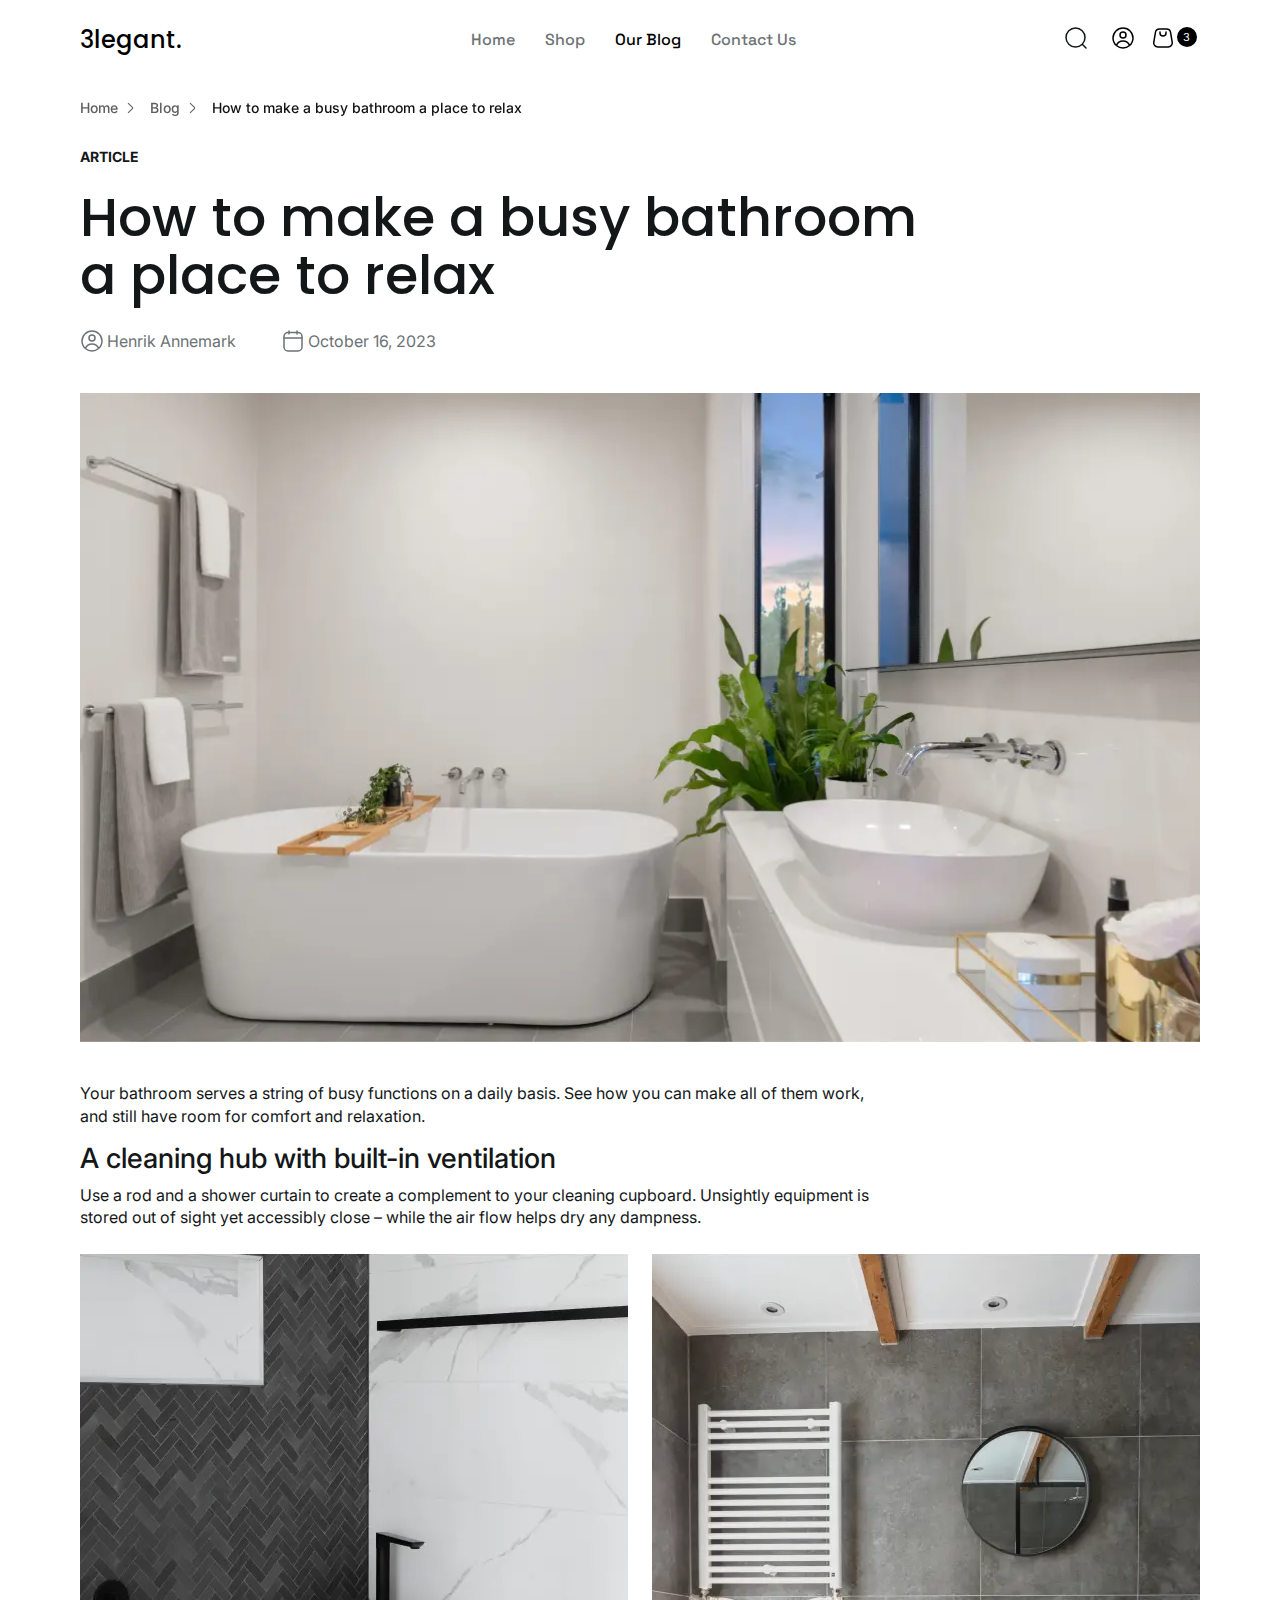
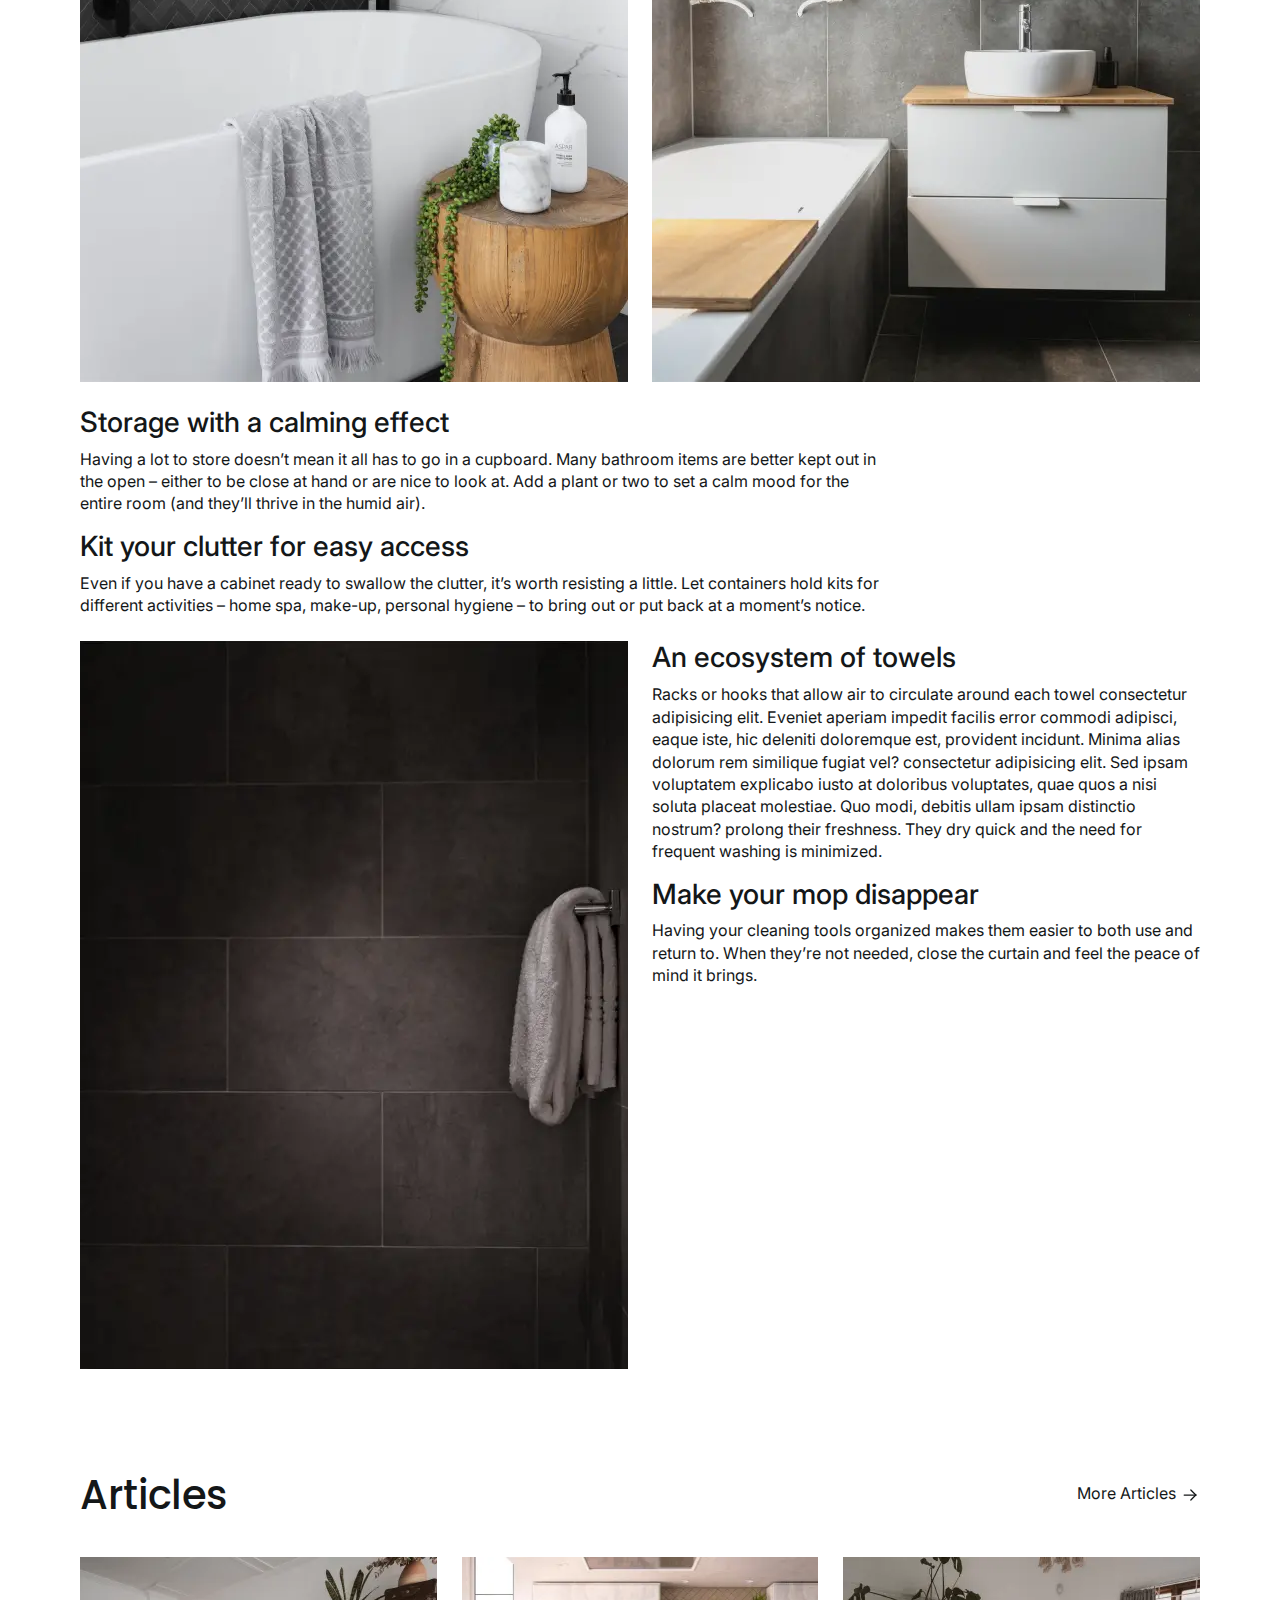
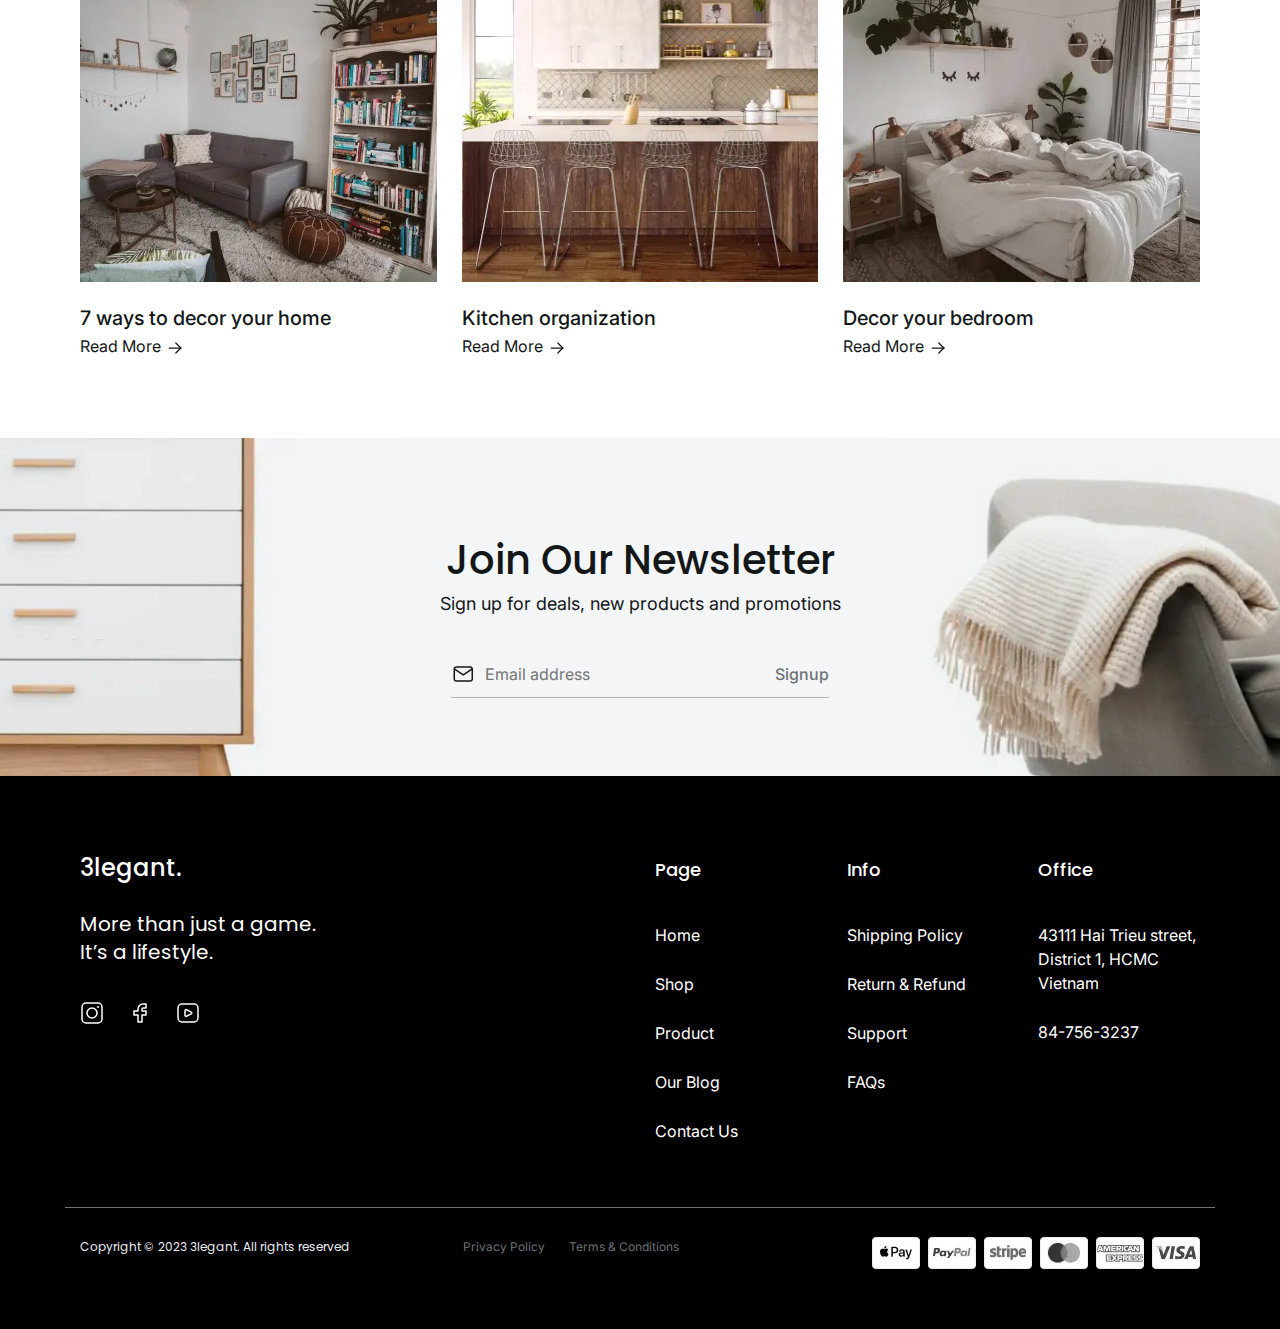
<file: article.html>
<!DOCTYPE html>
<html lang="en">

<head>
	<title>3legant</title>
	<meta charset="UTF-8">
	<meta name="format-detection" content="telephone=no">
	<!-- <style>body{opacity: 0;}</style> -->
	<link rel="stylesheet" href="css/style.min.css?_v=20240105194103">
	<link rel="shortcut icon" href="favicon.ico">
	<!-- <meta name="robots" content="noindex, nofollow"> -->
	<meta name="viewport" content="width=device-width, initial-scale=1.0">
</head>

<body>
	<div class="wrapper">
		<header class="header">
			<div class="header__container">
				<div class="header__menu menu">
					<div class="menu__box">
						<div class="menu__icon">
							<span></span>
						</div>
						<a href="./index.html" class="menu__logo">3legant.</a>
					</div>
					<nav class="menu__body">
						<ul class="menu__list">
							<form class="menu__form" action="#">
								<button type="submit" class="form__button_s">
									<svg xmlns="http://www.w3.org/2000/svg" width="24" height="24" viewBox="0 0 24 24" fill="none">
										<path d="M18.5 18.5L22 22M21 11.5C21 6.25329 16.7467 2 11.5 2C6.25329 2 2 6.25329 2 11.5C2 16.7467 6.25329 21 11.5 21C16.7467 21 21 16.7467 21 11.5Z" stroke="#141718" stroke-width="1.5" stroke-linecap="round" stroke-linejoin="round" />
									</svg>
								</button>
								<input class="menu__search" type="text" name="search" autocomplete="off" placeholder="Search">
							</form>
							<li><a href="./index.html" class="menu-link">Home</a></li>
							<li class="menu__item">
								<a href="./shop.html" class="menu-link">Shop</a>
							</li>
							<li class="menu__item">
								<a href="./blog.html" class="menu-link">Our Blog</a>
							</li>
							<li><a href="./contact.html" class="menu-link">Contact Us</a></li>
						</ul>
						<div class="menu__options options-menu">
							<div id="cart" class="options-menu__item">
								<p>Cart</p>
								<p>
									<svg xmlns="http://www.w3.org/2000/svg" width="24" height="24" viewBox="0 0 24 24" fill="none">
										<path d="M9 6L9 7C9 8.65685 10.3431 10 12 10C13.6569 10 15 8.65685 15 7V6" stroke="#141718" stroke-width="1.5" stroke-linecap="round" stroke-linejoin="round" />
										<path d="M15.6115 3H8.38848C6.43313 3 4.76436 4.41365 4.44291 6.3424L2.77624 16.3424C2.36988 18.7805 4.25006 21 6.72182 21H17.2781C19.7499 21 21.6301 18.7805 21.2237 16.3424L19.557 6.3424C19.2356 4.41365 17.5668 3 15.6115 3Z" stroke="#141718" stroke-width="1.5" stroke-linejoin="round" />
									</svg>
								</p>
							</div>
							<div class="options-menu__item">
								<p>Wishlist</p>
								<p>
									<svg xmlns="http://www.w3.org/2000/svg" width="24" height="25" viewBox="0 0 24 25" fill="none">
										<path fill-rule="evenodd" clip-rule="evenodd" d="M12.6924 7.58373C12.3055 7.95505 11.6945 7.95505 11.3076 7.58373L10.6152 6.91927C9.80477 6.14154 8.70994 5.66667 7.5 5.66667C5.01472 5.66667 3 7.68139 3 10.1667C3 12.5493 4.28979 14.5167 6.15176 16.1332C8.01532 17.7511 10.2434 18.8241 11.5746 19.3717C11.853 19.4862 12.147 19.4862 12.4254 19.3717C13.7566 18.8241 15.9847 17.7511 17.8482 16.1332C19.7102 14.5167 21 12.5493 21 10.1667C21 7.68139 18.9853 5.66667 16.5 5.66667C15.2901 5.66667 14.1952 6.14154 13.3848 6.91927L12.6924 7.58373ZM12 5.47624C10.8321 4.35548 9.24649 3.66667 7.5 3.66667C3.91015 3.66667 1 6.57682 1 10.1667C1 16.5349 7.97034 20.0517 10.8138 21.2214C11.5796 21.5364 12.4204 21.5364 13.1862 21.2214C16.0297 20.0517 23 16.5349 23 10.1667C23 6.57682 20.0899 3.66667 16.5 3.66667C14.7535 3.66667 13.1679 4.35548 12 5.47624Z" fill="#141718" />
									</svg>
								</p>
							</div>
							<button data-popup="#signIn" class="options-menu__button button">Sign In</button>
							<div class="options-menu__social">
								<a href="#">
									<svg xmlns="http://www.w3.org/2000/svg" width="24" height="24" viewBox="0 0 24 24" fill="none">
										<rect x="2" y="2" width="20" height="20" rx="4" stroke="#141718" stroke-width="1.5" />
										<circle cx="18" cy="6" r="1" fill="#141718" />
										<circle cx="12" cy="12" r="5" stroke="#141718" stroke-width="1.5" />
									</svg>
								</a>
								<a href="#">
									<svg xmlns="http://www.w3.org/2000/svg" width="24" height="24" viewBox="0 0 24 24" fill="none">
										<path d="M18 3H15C12.2386 3 10 5.23858 10 8V10H6V14H10V21H14V14H18V10H14V8C14 7.44772 14.4477 7 15 7H18V3Z" stroke="#141718" stroke-width="1.5" stroke-linecap="round" stroke-linejoin="round" />
									</svg>
								</a>
								<a href="#">
									<svg xmlns="http://www.w3.org/2000/svg" width="24" height="24" viewBox="0 0 24 24" fill="none">
										<rect x="2" y="3" width="20" height="18" rx="4" stroke="#141718" stroke-width="1.5" />
										<path d="M10.4472 8.72361L15.2111 11.1056C15.9482 11.4741 15.9482 12.5259 15.2111 12.8944L10.4472 15.2764C9.78231 15.6088 9 15.1253 9 14.382V9.61803C9 8.87465 9.78231 8.39116 10.4472 8.72361Z" stroke="#141718" stroke-width="1.5" stroke-linecap="round" />
									</svg>
								</a>
							</div>
						</div>
					</nav>
					<div class="menu__manage manage-menu">
						<div class="manage-menu__search" tabindex="0">
							<form action="#">
								<input type="search">
								<svg xmlns="http://www.w3.org/2000/svg" width="24" height="24" viewBox="0 0 24 24" fill="none">
									<path d="M18.5 18.5L22 22M21 11.5C21 6.25329 16.7467 2 11.5 2C6.25329 2 2 6.25329 2 11.5C2 16.7467 6.25329 21 11.5 21C16.7467 21 21 16.7467 21 11.5Z" stroke="#141718" stroke-width="1.5" stroke-linecap="round" stroke-linejoin="round" />
								</svg>
							</form>
						</div>
						<button data-popup="#signIn" class="manage-menu__profile">
							<svg xmlns="http://www.w3.org/2000/svg" width="24" height="24" viewBox="0 0 24 24" fill="none">
								<path d="M18.5588 19.5488C17.5654 16.8918 15.0036 15 12 15C8.99638 15 6.4346 16.8918 5.44117 19.5488M18.5588 19.5488C20.6672 17.7154 22 15.0134 22 12C22 6.47715 17.5228 2 12 2C6.47715 2 2 6.47715 2 12C2 15.0134 3.33285 17.7154 5.44117 19.5488M18.5588 19.5488C16.8031 21.0756 14.5095 22 12 22C9.49052 22 7.19694 21.0756 5.44117 19.5488M15 9C15 10.6569 13.6569 12 12 12C10.3431 12 9 10.6569 9 9C9 7.34315 10.3431 6 12 6C13.6569 6 15 7.34315 15 9Z" stroke="#141718" stroke-width="1.5" stroke-linejoin="round" />
							</svg>
						</button>
						<button class="manage-menu__cart">
							<svg xmlns="http://www.w3.org/2000/svg" width="24" height="24" viewBox="0 0 24 24" fill="none">
								<path d="M9 6L9 7C9 8.65685 10.3431 10 12 10C13.6569 10 15 8.65685 15 7V6" stroke="#141718" stroke-width="1.5" stroke-linecap="round" stroke-linejoin="round" />
								<path d="M15.6115 3H8.38851C6.43316 3 4.7644 4.41365 4.44294 6.3424L2.77627 16.3424C2.36992 18.7805 4.25009 21 6.72185 21H17.2782C19.7499 21 21.6301 18.7805 21.2237 16.3424L19.5571 6.3424C19.2356 4.41365 17.5669 3 15.6115 3Z" stroke="#141718" stroke-width="1.5" stroke-linejoin="round" />
							</svg>
						</button>
					</div>
				</div>
			</div>
			<div class="flyout">
				<div class="flyout__body">
					<div class="flyout__head">
						<p>Cart</p>
						<div class="close-flyout">
							<svg xmlns="http://www.w3.org/2000/svg" width="35" height="35" viewBox="0 0 24 24" fill="none">
								<path fill-rule="evenodd" clip-rule="evenodd" d="M5.29289 5.29289C5.68342 4.90237 6.31658 4.90237 6.70711 5.29289L12 10.5858L17.2929 5.29289C17.6834 4.90237 18.3166 4.90237 18.7071 5.29289C19.0976 5.68342 19.0976 6.31658 18.7071 6.70711L13.4142 12L18.7071 17.2929C19.0976 17.6834 19.0976 18.3166 18.7071 18.7071C18.3166 19.0976 17.6834 19.0976 17.2929 18.7071L12 13.4142L6.70711 18.7071C6.31658 19.0976 5.68342 19.0976 5.29289 18.7071C4.90237 18.3166 4.90237 17.6834 5.29289 17.2929L10.5858 12L5.29289 6.70711C4.90237 6.31658 4.90237 5.68342 5.29289 5.29289Z" fill="#6C7275" />
							</svg>
						</div>
					</div>
					<div class="flyout__cart">
						<div class="flyout__item">
							<div class="item-flyout__image">
								<picture><source srcset="img/flyout/01.webp" type="image/webp"><img src="img/flyout/01.jpg" alt="image"></picture>
							</div>
							<div class="item-flyout__content">
								<div class="item-flyout__name">Tray Table</div>
								<div class="item-flyout__color">Color: Black</div>
								<div class="item-flyout__counter counter">
									<div class="counter__minus">
										<svg xmlns="http://www.w3.org/2000/svg" width="16" height="32" viewBox="0 0 16 16" fill="none">
											<path d="M3.22925 8H12.5626" stroke="#000" stroke-width="0.75" stroke-linecap="round" stroke-linejoin="round" />
										</svg>
									</div>
									<div class="counter__figure">2</div>
									<div class="counter__plus">
										<svg xmlns="http://www.w3.org/2000/svg" width="16" height="32" viewBox="0 0 16 16" fill="none">
											<path fill-rule="evenodd" clip-rule="evenodd" d="M8.375 3.33301C8.375 3.1259 8.20711 2.95801 8 2.95801C7.79289 2.95801 7.625 3.1259 7.625 3.33301V7.62469H3.33325C3.12615 7.62469 2.95825 7.79259 2.95825 7.99969C2.95825 8.2068 3.12615 8.37469 3.33325 8.37469H7.625V12.6663C7.625 12.8734 7.79289 13.0413 8 13.0413C8.20711 13.0413 8.375 12.8734 8.375 12.6663V8.37469H12.6666C12.8737 8.37469 13.0416 8.2068 13.0416 7.99969C13.0416 7.79259 12.8737 7.62469 12.6666 7.62469H8.375V3.33301Z" fill="#121212" />
										</svg>
									</div>
								</div>
							</div>
							<div class="item-flyout__price">
								<p>$19.19</p>
								<button class="delete-item">
									<svg xmlns="http://www.w3.org/2000/svg" width="24" height="24" viewBox="0 0 24 24" fill="none">
										<path fill-rule="evenodd" clip-rule="evenodd" d="M5.29289 5.29289C5.68342 4.90237 6.31658 4.90237 6.70711 5.29289L12 10.5858L17.2929 5.29289C17.6834 4.90237 18.3166 4.90237 18.7071 5.29289C19.0976 5.68342 19.0976 6.31658 18.7071 6.70711L13.4142 12L18.7071 17.2929C19.0976 17.6834 19.0976 18.3166 18.7071 18.7071C18.3166 19.0976 17.6834 19.0976 17.2929 18.7071L12 13.4142L6.70711 18.7071C6.31658 19.0976 5.68342 19.0976 5.29289 18.7071C4.90237 18.3166 4.90237 17.6834 5.29289 17.2929L10.5858 12L5.29289 6.70711C4.90237 6.31658 4.90237 5.68342 5.29289 5.29289Z" fill="#6C7275" />
									</svg>
								</button>
							</div>
						</div>
						<div class="flyout__item">
							<div class="item-flyout__image">
								<picture><source srcset="img/flyout/02.webp" type="image/webp"><img src="img/flyout/02.jpg" alt="image"></picture>
							</div>
							<div class="item-flyout__content">
								<div class="item-flyout__name">Tray Table</div>
								<div class="item-flyout__color">Color: Red</div>
								<div class="item-flyout__counter counter">
									<div class="counter__minus">
										<svg xmlns="http://www.w3.org/2000/svg" width="16" height="32" viewBox="0 0 16 16" fill="none">
											<path d="M3.22925 8H12.5626" stroke="#000" stroke-width="0.75" stroke-linecap="round" stroke-linejoin="round" />
										</svg>
									</div>
									<div class="counter__figure">1</div>
									<div class="counter__plus">
										<svg xmlns="http://www.w3.org/2000/svg" width="16" height="32" viewBox="0 0 16 16" fill="none">
											<path fill-rule="evenodd" clip-rule="evenodd" d="M8.375 3.33301C8.375 3.1259 8.20711 2.95801 8 2.95801C7.79289 2.95801 7.625 3.1259 7.625 3.33301V7.62469H3.33325C3.12615 7.62469 2.95825 7.79259 2.95825 7.99969C2.95825 8.2068 3.12615 8.37469 3.33325 8.37469H7.625V12.6663C7.625 12.8734 7.79289 13.0413 8 13.0413C8.20711 13.0413 8.375 12.8734 8.375 12.6663V8.37469H12.6666C12.8737 8.37469 13.0416 8.2068 13.0416 7.99969C13.0416 7.79259 12.8737 7.62469 12.6666 7.62469H8.375V3.33301Z" fill="#121212" />
										</svg>
									</div>
								</div>
							</div>
							<div class="item-flyout__price">
								<p>$19.19</p>
								<button class="delete-item">
									<svg xmlns="http://www.w3.org/2000/svg" width="24" height="24" viewBox="0 0 24 24" fill="none">
										<path fill-rule="evenodd" clip-rule="evenodd" d="M5.29289 5.29289C5.68342 4.90237 6.31658 4.90237 6.70711 5.29289L12 10.5858L17.2929 5.29289C17.6834 4.90237 18.3166 4.90237 18.7071 5.29289C19.0976 5.68342 19.0976 6.31658 18.7071 6.70711L13.4142 12L18.7071 17.2929C19.0976 17.6834 19.0976 18.3166 18.7071 18.7071C18.3166 19.0976 17.6834 19.0976 17.2929 18.7071L12 13.4142L6.70711 18.7071C6.31658 19.0976 5.68342 19.0976 5.29289 18.7071C4.90237 18.3166 4.90237 17.6834 5.29289 17.2929L10.5858 12L5.29289 6.70711C4.90237 6.31658 4.90237 5.68342 5.29289 5.29289Z" fill="#6C7275" />
									</svg>
								</button>
							</div>
						</div>
						<div class="flyout__item">
							<div class="item-flyout__image">
								<picture><source srcset="img/flyout/03.webp" type="image/webp"><img src="img/flyout/03.jpg" alt="image"></picture>
							</div>
							<div class="item-flyout__content">
								<div class="item-flyout__name">Table lamp</div>
								<div class="item-flyout__color">Color: gold</div>
								<div class="item-flyout__counter counter">
									<div class="counter__minus">
										<svg xmlns="http://www.w3.org/2000/svg" width="16" height="32" viewBox="0 0 16 16" fill="none">
											<path d="M3.22925 8H12.5626" stroke="#000" stroke-width="0.75" stroke-linecap="round" stroke-linejoin="round" />
										</svg>
									</div>
									<div class="counter__figure">1</div>
									<div class="counter__plus">
										<svg xmlns="http://www.w3.org/2000/svg" width="16" height="32" viewBox="0 0 16 16" fill="none">
											<path fill-rule="evenodd" clip-rule="evenodd" d="M8.375 3.33301C8.375 3.1259 8.20711 2.95801 8 2.95801C7.79289 2.95801 7.625 3.1259 7.625 3.33301V7.62469H3.33325C3.12615 7.62469 2.95825 7.79259 2.95825 7.99969C2.95825 8.2068 3.12615 8.37469 3.33325 8.37469H7.625V12.6663C7.625 12.8734 7.79289 13.0413 8 13.0413C8.20711 13.0413 8.375 12.8734 8.375 12.6663V8.37469H12.6666C12.8737 8.37469 13.0416 8.2068 13.0416 7.99969C13.0416 7.79259 12.8737 7.62469 12.6666 7.62469H8.375V3.33301Z" fill="#121212" />
										</svg>
									</div>
								</div>
							</div>
							<div class="item-flyout__price">
								<p>$39.00</p>
								<button class="delete-item">
									<svg xmlns="http://www.w3.org/2000/svg" width="24" height="24" viewBox="0 0 24 24" fill="none">
										<path fill-rule="evenodd" clip-rule="evenodd" d="M5.29289 5.29289C5.68342 4.90237 6.31658 4.90237 6.70711 5.29289L12 10.5858L17.2929 5.29289C17.6834 4.90237 18.3166 4.90237 18.7071 5.29289C19.0976 5.68342 19.0976 6.31658 18.7071 6.70711L13.4142 12L18.7071 17.2929C19.0976 17.6834 19.0976 18.3166 18.7071 18.7071C18.3166 19.0976 17.6834 19.0976 17.2929 18.7071L12 13.4142L6.70711 18.7071C6.31658 19.0976 5.68342 19.0976 5.29289 18.7071C4.90237 18.3166 4.90237 17.6834 5.29289 17.2929L10.5858 12L5.29289 6.70711C4.90237 6.31658 4.90237 5.68342 5.29289 5.29289Z" fill="#6C7275" />
									</svg>
								</button>
							</div>
						</div>
					</div>
					<div class="flyout__sum">
						<div class="sum__subtotal">
							<p>Subtotal</p>
							<p>$99.00</p>
						</div>
						<div class="sum__total">
							<p>Total</p>
							<p>$234.00</p>
						</div>
						<button class="sum__button button">Checkout</button>
						<div class="sum__link"><a href="#">View Cart</a></div>
					</div>
				</div>
			</div>
			<div class="to-top" data-goto=".page" data-goto-top="80">
				<svg width="20" height="20" viewBox="0 0 20 20" fill="none" xmlns="http://www.w3.org/2000/svg">
					<path d="M9.99999 15.8333V4.16659" stroke="#6C7275" stroke-width="1.25" stroke-linecap="round" stroke-linejoin="round" />
					<path d="M15 9.16675L9.99999 4.16675" stroke="#6C7275" stroke-width="1.25" stroke-linecap="round" stroke-linejoin="round" />
					<path d="M5 9.16675L10 4.16675" stroke="#6C7275" stroke-width="1.25" stroke-linecap="round" stroke-linejoin="round" />
				</svg>
			</div>
		</header>

		<main class="page">
			<div class="blog__crumb crumb">
				<div class="crumb__container">
					<div class="crumb__body">
						<a href="./index.html">Home</a>
						<a href="./blog.html">Blog</a>
						<p>How to make a busy bathroom a place to relax</p>
					</div>
				</div>
			</div>
			<section class="clause">
				<div class="clause__container">
					<div class="clause__label">Article</div>
					<h1 class="clause__title">How to make a busy bathroom a place to relax</h1>
					<div class="clause__inform inform-clause">
						<a href="#" class="inform-clause__item">
							<div class="inform-clause__icon"><img src="img/clause/icons/user.svg" alt="icon"></div>
							<div class="inform-clause__text">Henrik Annemark</div>
						</a>
						<div class="inform-clause__item">
							<div class="inform-clause__icon"><img src="img/clause/icons/calendar.svg" alt="icon"></div>
							<time class="inform-clause__text">October 16, 2023</time>
						</div>
					</div>
					<div data-change class="clause__main-image clause__main-image-ibg">
						<picture><source srcset="img/clause/01.webp" type="image/webp"><img src="img/clause/01.jpg" alt="image"></picture>
						<picture><source srcset="img/clause/0111.webp" type="image/webp"><img src="img/clause/0111.jpg" alt="image"></picture>
					</div>
					<div class="clause__text">Your bathroom serves a string of busy functions on a daily basis. See how you can make all of them work, and still have room for comfort and relaxation.</div>
					<div class="clause__sub-title">A cleaning hub with built-in ventilation</div>
					<div class="clause__text">Use a rod and a shower curtain to create a complement to your cleaning cupboard. Unsightly equipment is stored out of sight yet accessibly close – while the air flow helps dry any dampness.</div>
					<div class="clause__box">
						<div data-change class="clause__image clause__image-ibg">
							<picture><source srcset="img/clause/02.webp" type="image/webp"><img src="img/clause/02.jpg" alt="image"></picture>
							<picture><source srcset="img/clause/0222.webp" type="image/webp"><img src="img/clause/0222.jpg" alt="image"></picture>
						</div>
						<div data-change class="clause__image clause__image-ibg">
							<picture><source srcset="img/clause/03.webp" type="image/webp"><img src="img/clause/03.jpg" alt="image"></picture>
							<picture><source srcset="img/clause/0333.webp" type="image/webp"><img src="img/clause/0333.jpg" alt="image"></picture>
						</div>
					</div>
					<div class="clause__sub-title">Storage with a calming effect</div>
					<div class="clause__text">Having a lot to store doesn’t mean it all has to go in a cupboard. Many bathroom items are better kept out in the open – either to be close at hand or are nice to look at. Add a plant or two to set a calm mood for the entire room (and they’ll thrive in the humid air).</div>
					<div class="clause__sub-title">Kit your clutter for easy access</div>
					<div class="clause__text">Even if you have a cabinet ready to swallow the clutter, it’s worth resisting a little. Let containers hold kits for different activities – home spa, make-up, personal hygiene – to bring out or put back at a moment’s notice.</div>
					<div class="clause__box">
						<div data-change class="clause__image clause__image-ibg">
							<picture><source srcset="img/clause/04.webp" type="image/webp"><img src="img/clause/04.jpg" alt="image"></picture>
							<picture><source srcset="img/clause/0444.webp" type="image/webp"><img src="img/clause/0444.jpg" alt="image"></picture>
						</div>
						<div data-change class="clause__content">
							<div class="clause__sub-title">An ecosystem of towels</div>
							<div class="clause__text">Racks or hooks that allow air to circulate around each towel consectetur adipisicing elit. Eveniet aperiam impedit facilis error commodi adipisci, eaque iste, hic deleniti doloremque est, provident incidunt. Minima alias dolorum rem similique fugiat vel? consectetur adipisicing elit. Sed ipsam voluptatem explicabo iusto at doloribus voluptates, quae quos a nisi soluta placeat molestiae. Quo modi, debitis ullam ipsam distinctio nostrum? prolong their freshness. They dry quick and the need for frequent washing is minimized.</div>
							<div class="clause__sub-title">Make your mop disappear</div>
							<div class="clause__text">Having your cleaning tools organized makes them easier to both use and return to. When they’re not needed, close the curtain and feel the peace of mind it brings.</div>
						</div>
					</div>
				</div>
			</section>
			<section class="articles">
				<div class="articles__container">
					<div class="articles__title-block">
						<h3 class="articles__title title">Articles</h3>
						<a href="./blog.html" class="articles__link link-arrow">
							<p>More Articles</p>
							<svg xmlns="http://www.w3.org/2000/svg" width="20" height="20" viewBox="0 0 20 20" fill="none">
								<path d="M4.16666 10H15.8333" stroke="#141718" stroke-width="1.25" stroke-linecap="round" stroke-linejoin="round" />
								<path d="M10.8333 15L15.8333 10" stroke="#141718" stroke-width="1.25" stroke-linecap="round" stroke-linejoin="round" />
								<path d="M10.8333 5L15.8333 10" stroke="#141718" stroke-width="1.25" stroke-linecap="round" stroke-linejoin="round" />
							</svg>
						</a>
					</div>
					<div class="articles__body">
						<div class="articles__item item-articles">
							<div class="item-articles__image">
								<picture><source srcset="img/articles/01.webp" type="image/webp"><img src="img/articles/01.jpg" alt="image"></picture>
							</div>
							<div class="item-articles__text">7 ways to decor your home</div>
							<a href="./blog.html" class="item-articles__link link-arrow">
								<p>Read More</p>
								<svg xmlns="http://www.w3.org/2000/svg" width="20" height="20" viewBox="0 0 20 20" fill="none">
									<path d="M4.16666 10H15.8333" stroke="#141718" stroke-width="1.25" stroke-linecap="round" stroke-linejoin="round" />
									<path d="M10.8333 15L15.8333 10" stroke="#141718" stroke-width="1.25" stroke-linecap="round" stroke-linejoin="round" />
									<path d="M10.8333 5L15.8333 10" stroke="#141718" stroke-width="1.25" stroke-linecap="round" stroke-linejoin="round" />
								</svg>
							</a>
						</div>
						<div class="articles__item item-articles">
							<div class="item-articles__image">
								<picture><source srcset="img/articles/02.webp" type="image/webp"><img src="img/articles/02.jpg" alt="image"></picture>
							</div>
							<div class="item-articles__text">Kitchen organization</div>
							<a href="./blog.html" class="item-articles__link link-arrow">
								<p>Read More</p>
								<svg xmlns="http://www.w3.org/2000/svg" width="20" height="20" viewBox="0 0 20 20" fill="none">
									<path d="M4.16666 10H15.8333" stroke="#141718" stroke-width="1.25" stroke-linecap="round" stroke-linejoin="round" />
									<path d="M10.8333 15L15.8333 10" stroke="#141718" stroke-width="1.25" stroke-linecap="round" stroke-linejoin="round" />
									<path d="M10.8333 5L15.8333 10" stroke="#141718" stroke-width="1.25" stroke-linecap="round" stroke-linejoin="round" />
								</svg>
							</a>
						</div>
						<div class="articles__item item-articles">
							<div class="item-articles__image">
								<picture><source srcset="img/articles/03.webp" type="image/webp"><img src="img/articles/03.jpg" alt="image"></picture>
							</div>
							<div class="item-articles__text">Decor your bedroom</div>
							<a href="./blog.html" class="item-articles__link link-arrow">
								<p>Read More</p>
								<svg xmlns="http://www.w3.org/2000/svg" width="20" height="20" viewBox="0 0 20 20" fill="none">
									<path d="M4.16666 10H15.8333" stroke="#141718" stroke-width="1.25" stroke-linecap="round" stroke-linejoin="round" />
									<path d="M10.8333 15L15.8333 10" stroke="#141718" stroke-width="1.25" stroke-linecap="round" stroke-linejoin="round" />
									<path d="M10.8333 5L15.8333 10" stroke="#141718" stroke-width="1.25" stroke-linecap="round" stroke-linejoin="round" />
								</svg>
							</a>
						</div>
					</div>
				</div>
			</section>
			<section class="newsletter">
				<div class="newsletter__container">
					<div class="newsletter__box">
						<h3 class="newsletter__title">Join Our Newsletter</h3>
						<div class="newsletter__text">Sign up for deals, new products and promotions</div>
						<form action="#" class="newsletter__form">
							<img src="img/newsletter/icons/email.svg" alt="icon">
							<input class="newsletter__input" type="email" placeholder="Email address" autocomplete="off" data-validate data-required="email" data-error="Введен не верный E-mail">
							<button class="newsletter__button" type="submit">Signup</button>
						</form>
					</div>
				</div>
				<picture><source srcset="img/newsletter/01.webp" type="image/webp"><img src="img/newsletter/01.jpg" alt="image"></picture>
			</section>
			<script>
				let menuList = document.querySelector('.menu__list')
				let itemHeaderMenu = menuList.querySelectorAll('li')
				itemHeaderMenu[2].classList.add('_active')
			</script>
		</main>
		<footer class="footer">
			<div class="footer__container">
				<div class="footer-top top-footer" data-spollers="600,max">
					<div class="top-footer__column top-footer__column_big">
						<a href="#" class="top-footer__logo">3legant.</a>
						<div class="top-footer__quote">
							<p>More than just a game.</p>
							<p>It’s a lifestyle.</p>
						</div>
						<ul class="top-footer__social">
							<li>
								<a href="#">
									<svg xmlns="http://www.w3.org/2000/svg" width="24" height="24" viewBox="0 0 24 24" fill="none">
										<rect x="2" y="2" width="20" height="20" rx="4" stroke="#FEFEFE" stroke-width="1.5" />
										<circle cx="18" cy="6" r="1" fill="#FEFEFE" />
										<circle cx="12" cy="12" r="5" stroke="#FEFEFE" stroke-width="1.5" />
									</svg>
								</a>
							</li>
							<li>
								<a href="#">
									<svg xmlns="http://www.w3.org/2000/svg" width="24" height="24" viewBox="0 0 24 24" fill="none">
										<path d="M18 3H15C12.2386 3 10 5.23858 10 8V10H6V14H10V21H14V14H18V10H14V8C14 7.44772 14.4477 7 15 7H18V3Z" stroke="#FEFEFE" stroke-width="1.5" stroke-linecap="round" stroke-linejoin="round" />
									</svg>
								</a>
							</li>
							<li>
								<a href="#">
									<svg xmlns="http://www.w3.org/2000/svg" width="24" height="24" viewBox="0 0 24 24" fill="none">
										<rect x="2" y="3" width="20" height="18" rx="4" stroke="#FEFEFE" stroke-width="1.5" />
										<path d="M10.4472 8.72361L15.2111 11.1056C15.9482 11.4741 15.9482 12.5259 15.2111 12.8944L10.4472 15.2764C9.78231 15.6088 9 15.1253 9 14.382V9.61803C9 8.87465 9.78231 8.39116 10.4472 8.72361Z" stroke="#FEFEFE" stroke-width="1.5" stroke-linecap="round" />
									</svg>
								</a>
							</li>
						</ul>
					</div>
					<div class="top-footer__column">
						<div class="top-footer__title" data-spoller>Page</div>
						<ul class="top-footer__list">
							<li><a href="./index.html" class="top-footer__item">Home</a></li>
							<li><a href="./shop.html" class="top-footer__item">Shop</a></li>
							<li><a href="./goods.html" class="top-footer__item">Product</a></li>
							<li><a href="./blog.html" class="top-footer__item">Our Blog</a></li>
							<li><a href="./contact.html" class="top-footer__item">Contact Us</a></li>
						</ul>
					</div>
					<div class="top-footer__column">
						<div class="top-footer__title" data-spoller>Info</div>
						<ul class="top-footer__list">
							<li><a href="#" class="top-footer__item">Shipping Policy</a></li>
							<li><a href="#" class="top-footer__item">Return & Refund</a></li>
							<li><a href="#" class="top-footer__item">Support</a></li>
							<li><a href="#" class="top-footer__item">FAQs</a></li>
						</ul>
					</div>
					<div class="top-footer__column">
						<div class="top-footer__title" data-spoller>Office</div>
						<ul class="top-footer__list">
							<li>43111 Hai Trieu street, District 1, HCMC Vietnam</a></li>
							<li><a href="tel:847563237" class="top-footer__item">84-756-3237</a></li>
						</ul>
					</div>
				</div>
				<div class="footer-bottom bottom-footer">
					<div class="bottom-footer__column">
						<p class="bottom-footer__copy">
							Copyright © 2023 3legant. All rights reserved
						</p>
					</div>
					<div class="bottom-footer__column">
						<a href="#">Privacy Policy</a>
						<a href="#">Terms & Conditions</a>
					</div>
					<div class="bottom-footer__column">
						<ul class="bottom-footer__list">
							<li>
								<a href="#" class="bottom-footer__link">
									<picture><source srcset="img/footer/01.webp" type="image/webp"><img src="img/footer/01.png" alt="payment methods"></picture>
								</a>
							</li>
							<li>
								<a href="#" class="bottom-footer__link">
									<picture><source srcset="img/footer/02.webp" type="image/webp"><img src="img/footer/02.png" alt="payment methods"></picture>
								</a>
							</li>
							<li>
								<a href="#" class="bottom-footer__link">
									<picture><source srcset="img/footer/03.webp" type="image/webp"><img src="img/footer/03.png" alt="payment methods"></picture>
								</a>
							</li>
							<li>
								<a href="#" class="bottom-footer__link">
									<picture><source srcset="img/footer/04.webp" type="image/webp"><img src="img/footer/04.png" alt="payment methods"></picture>
								</a>
							</li>
							<li>
								<a href="#" class="bottom-footer__link">
									<picture><source srcset="img/footer/05.webp" type="image/webp"><img src="img/footer/05.png" alt="payment methods"></picture>
								</a>
							</li>
							<li>
								<a href="#" class="bottom-footer__link">
									<picture><source srcset="img/footer/06.webp" type="image/webp"><img src="img/footer/06.png" alt="payment methods"></picture>
								</a>
							</li>
						</ul>
					</div>
				</div>
			</div>
		</footer>
	</div>

	<!-- signUp -->
	<div id="signUp" aria-hidden="true" class="popup">
		<div class="popup__wrapper">
			<div class="popup__content">
				<button data-close type="button" class="popup__close">
					<svg xmlns="http://www.w3.org/2000/svg" height="16" width="12" viewBox="0 0 384 512"><!--!Font Awesome Free 6.5.1 by @fontawesome - https://fontawesome.com License - https://fontawesome.com/license/free Copyright 2023 Fonticons, Inc.-->
						<path d="M342.6 150.6c12.5-12.5 12.5-32.8 0-45.3s-32.8-12.5-45.3 0L192 210.7 86.6 105.4c-12.5-12.5-32.8-12.5-45.3 0s-12.5 32.8 0 45.3L146.7 256 41.4 361.4c-12.5 12.5-12.5 32.8 0 45.3s32.8 12.5 45.3 0L192 301.3 297.4 406.6c12.5 12.5 32.8 12.5 45.3 0s12.5-32.8 0-45.3L237.3 256 342.6 150.6z" />
					</svg>
				</button>
				<div class="sign-up__body">
					<div class="sign-up__image sign-up__image-ibg">
						<div class="sign-up__label">3legant.</div>
						<div data-change class="sign-up__image-box">
							<picture><source srcset="img/singUp/01.webp" type="image/webp"><img src="img/singUp/01.jpg" alt="image"></picture>
							<picture><source srcset="img/singUp/0111.webp" type="image/webp"><img src="img/singUp/0111.jpg" alt="image"></picture>
						</div>
					</div>
					<div class="sign-up__content">
						<div class="sign-up__box">
							<div class="sign-up__title">Sign up</div>
							<div class="sign-up__text">Already have an account? <a href="#" data-popup="#signIn">Sign in</a></div>
							<form class="sign-up__form">
								<input type="text" name="name" autocomplete="off" class="sign-up__input" placeholder="Your name">
								<input type="text" name="name" autocomplete="off" class="sign-up__input" placeholder="Username">
								<input type="text" name="email" autocomplete="off" class="sign-up__input" placeholder="Email address" data-validate data-required="email" data-error="Введен не верный E-mail">
								<div class="sign-up__pass">
									<input type="password" name="Password" autocomplete="off" class="sign-up__input" placeholder="Password">
									<div class="pass-view"></div>
								</div>
								<div class="checkbox">
									<input id="signUp-checkbox" type="checkbox" name="agreemant" class="checkbox__input">
									<label for="signUp-checkbox" class="checkbox__label">I agree with <a href="#">Privacy Policy</a> and <a href="#">Terms of Use</a></label>
								</div>
								<button type="submit" class="sign-up__button button">Sign Up</button>
							</form>
						</div>
					</div>
				</div>
			</div>
		</div>
	</div>

	<!-- signIn -->
	<div id="signIn" aria-hidden="true" class="popup">
		<div class="popup__wrapper">
			<div class="popup__content">
				<button data-close type="button" class="popup__close">
					<svg xmlns="http://www.w3.org/2000/svg" height="16" width="12" viewBox="0 0 384 512"><!--!Font Awesome Free 6.5.1 by @fontawesome - https://fontawesome.com License - https://fontawesome.com/license/free Copyright 2023 Fonticons, Inc.-->
						<path d="M342.6 150.6c12.5-12.5 12.5-32.8 0-45.3s-32.8-12.5-45.3 0L192 210.7 86.6 105.4c-12.5-12.5-32.8-12.5-45.3 0s-12.5 32.8 0 45.3L146.7 256 41.4 361.4c-12.5 12.5-12.5 32.8 0 45.3s32.8 12.5 45.3 0L192 301.3 297.4 406.6c12.5 12.5 32.8 12.5 45.3 0s12.5-32.8 0-45.3L237.3 256 342.6 150.6z" />
					</svg>
				</button>
				<div class="sign-up__body">
					<div class="sign-up__image sign-up__image-ibg">
						<div class="sign-up__label">3legant.</div>
						<div data-change class="sign-up__image-box">
							<picture><source srcset="img/singUp/01.webp" type="image/webp"><img src="img/singUp/01.jpg" alt="image"></picture>
							<picture><source srcset="img/singUp/0111.webp" type="image/webp"><img src="img/singUp/0111.jpg" alt="image"></picture>
						</div>
					</div>
					<div class="sign-up__content">
						<div class="sign-up__box">
							<div class="sign-up__title">Sign In</div>
							<div class="sign-up__text">Don’t have an accout yet? <a href="#" data-popup="#signUp">Sign Up</a></div>
							<form class="sign-up__form">
								<input type="text" name="name" autocomplete="off" class="sign-up__input" placeholder="Your usernam or email address">
								<div class="sign-up__pass">
									<input type="password" name="Password" autocomplete="off" class="sign-up__input" placeholder="Password">
									<div class="pass-view"></div>
								</div>
								<div class="checkbox">
									<input id="signIn-checkbox" type="checkbox" name="agreemant" class="checkbox__input">
									<label for="signIn-checkbox" class="checkbox__label">Remember me</label>
								</div>
								<button type="submit" class="sign-up__button button">Sign Up</button>
							</form>
						</div>
					</div>
				</div>
			</div>
		</div>
	</div>
	<script src="js/app.min.js?_v=20240105194103"></script>
</body>

</html>
</file>
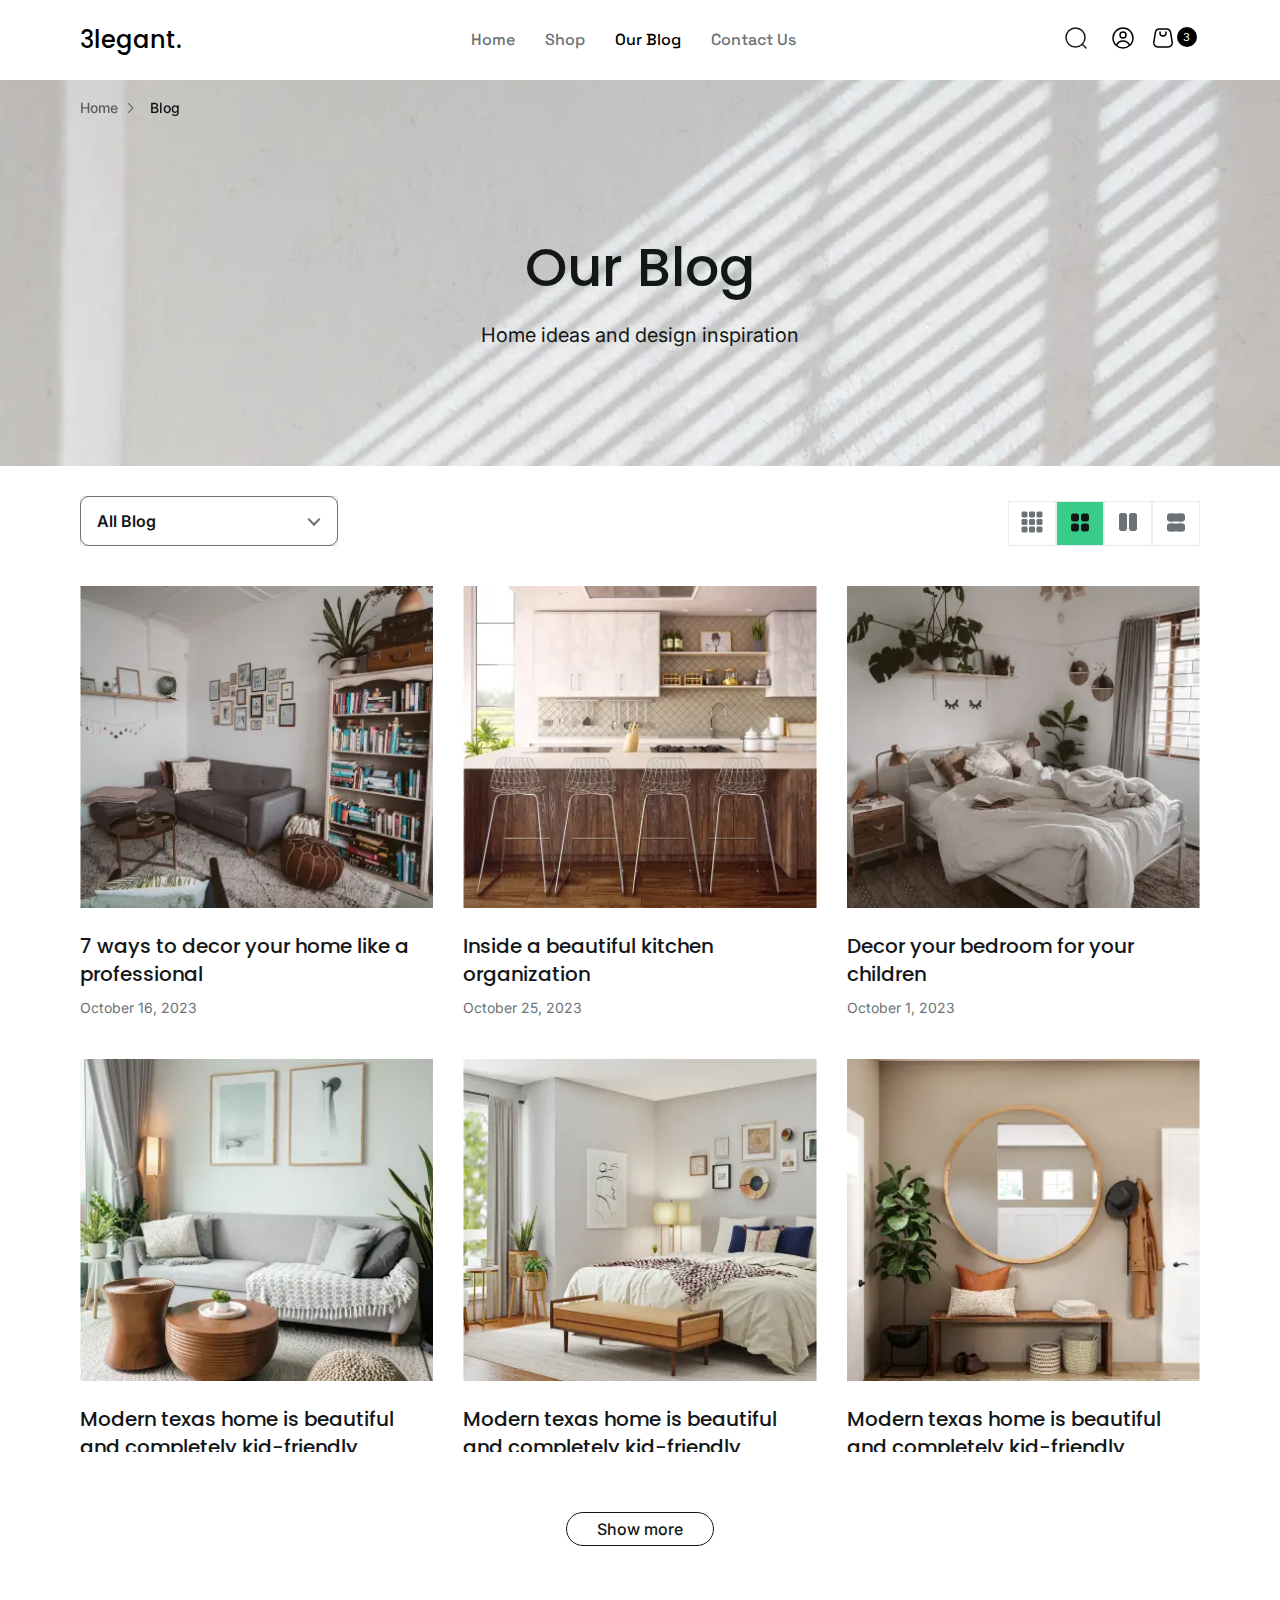
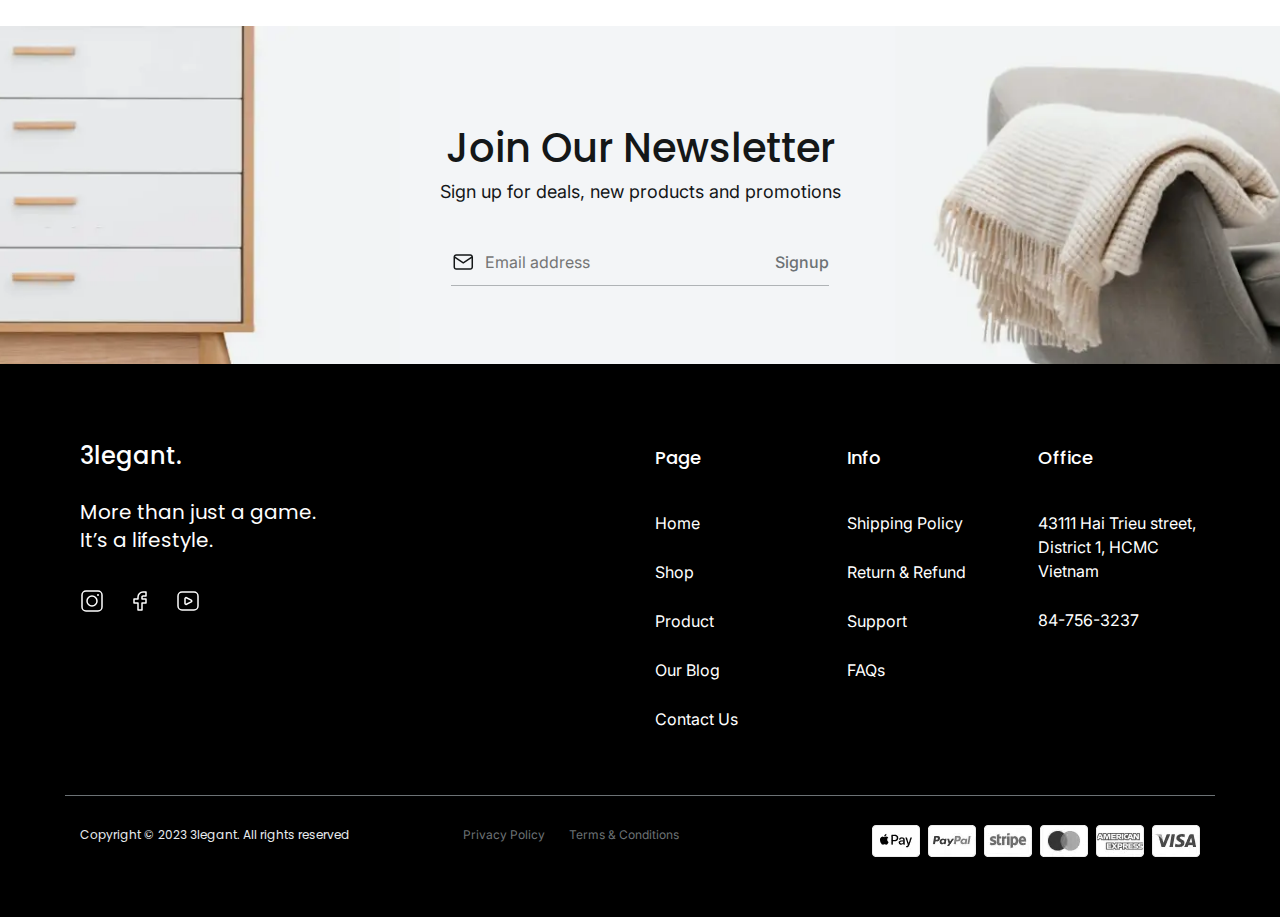
<file: blog.html>
<!DOCTYPE html>
<html lang="en">

<head>
	<title>3legant</title>
	<meta charset="UTF-8">
	<meta name="format-detection" content="telephone=no">
	<!-- <style>body{opacity: 0;}</style> -->
	<link rel="stylesheet" href="css/style.min.css?_v=20240105194103">
	<link rel="shortcut icon" href="favicon.ico">
	<!-- <meta name="robots" content="noindex, nofollow"> -->
	<meta name="viewport" content="width=device-width, initial-scale=1.0">
</head>

<body>
	<div class="wrapper">
		<header class="header">
			<div class="header__container">
				<div class="header__menu menu">
					<div class="menu__box">
						<div class="menu__icon">
							<span></span>
						</div>
						<a href="./index.html" class="menu__logo">3legant.</a>
					</div>
					<nav class="menu__body">
						<ul class="menu__list">
							<form class="menu__form" action="#">
								<button type="submit" class="form__button_s">
									<svg xmlns="http://www.w3.org/2000/svg" width="24" height="24" viewBox="0 0 24 24" fill="none">
										<path d="M18.5 18.5L22 22M21 11.5C21 6.25329 16.7467 2 11.5 2C6.25329 2 2 6.25329 2 11.5C2 16.7467 6.25329 21 11.5 21C16.7467 21 21 16.7467 21 11.5Z" stroke="#141718" stroke-width="1.5" stroke-linecap="round" stroke-linejoin="round" />
									</svg>
								</button>
								<input class="menu__search" type="text" name="search" autocomplete="off" placeholder="Search">
							</form>
							<li><a href="./index.html" class="menu-link">Home</a></li>
							<li class="menu__item">
								<a href="./shop.html" class="menu-link">Shop</a>
							</li>
							<li class="menu__item">
								<a href="./blog.html" class="menu-link">Our Blog</a>
							</li>
							<li><a href="./contact.html" class="menu-link">Contact Us</a></li>
						</ul>
						<div class="menu__options options-menu">
							<div id="cart" class="options-menu__item">
								<p>Cart</p>
								<p>
									<svg xmlns="http://www.w3.org/2000/svg" width="24" height="24" viewBox="0 0 24 24" fill="none">
										<path d="M9 6L9 7C9 8.65685 10.3431 10 12 10C13.6569 10 15 8.65685 15 7V6" stroke="#141718" stroke-width="1.5" stroke-linecap="round" stroke-linejoin="round" />
										<path d="M15.6115 3H8.38848C6.43313 3 4.76436 4.41365 4.44291 6.3424L2.77624 16.3424C2.36988 18.7805 4.25006 21 6.72182 21H17.2781C19.7499 21 21.6301 18.7805 21.2237 16.3424L19.557 6.3424C19.2356 4.41365 17.5668 3 15.6115 3Z" stroke="#141718" stroke-width="1.5" stroke-linejoin="round" />
									</svg>
								</p>
							</div>
							<div class="options-menu__item">
								<p>Wishlist</p>
								<p>
									<svg xmlns="http://www.w3.org/2000/svg" width="24" height="25" viewBox="0 0 24 25" fill="none">
										<path fill-rule="evenodd" clip-rule="evenodd" d="M12.6924 7.58373C12.3055 7.95505 11.6945 7.95505 11.3076 7.58373L10.6152 6.91927C9.80477 6.14154 8.70994 5.66667 7.5 5.66667C5.01472 5.66667 3 7.68139 3 10.1667C3 12.5493 4.28979 14.5167 6.15176 16.1332C8.01532 17.7511 10.2434 18.8241 11.5746 19.3717C11.853 19.4862 12.147 19.4862 12.4254 19.3717C13.7566 18.8241 15.9847 17.7511 17.8482 16.1332C19.7102 14.5167 21 12.5493 21 10.1667C21 7.68139 18.9853 5.66667 16.5 5.66667C15.2901 5.66667 14.1952 6.14154 13.3848 6.91927L12.6924 7.58373ZM12 5.47624C10.8321 4.35548 9.24649 3.66667 7.5 3.66667C3.91015 3.66667 1 6.57682 1 10.1667C1 16.5349 7.97034 20.0517 10.8138 21.2214C11.5796 21.5364 12.4204 21.5364 13.1862 21.2214C16.0297 20.0517 23 16.5349 23 10.1667C23 6.57682 20.0899 3.66667 16.5 3.66667C14.7535 3.66667 13.1679 4.35548 12 5.47624Z" fill="#141718" />
									</svg>
								</p>
							</div>
							<button data-popup="#signIn" class="options-menu__button button">Sign In</button>
							<div class="options-menu__social">
								<a href="#">
									<svg xmlns="http://www.w3.org/2000/svg" width="24" height="24" viewBox="0 0 24 24" fill="none">
										<rect x="2" y="2" width="20" height="20" rx="4" stroke="#141718" stroke-width="1.5" />
										<circle cx="18" cy="6" r="1" fill="#141718" />
										<circle cx="12" cy="12" r="5" stroke="#141718" stroke-width="1.5" />
									</svg>
								</a>
								<a href="#">
									<svg xmlns="http://www.w3.org/2000/svg" width="24" height="24" viewBox="0 0 24 24" fill="none">
										<path d="M18 3H15C12.2386 3 10 5.23858 10 8V10H6V14H10V21H14V14H18V10H14V8C14 7.44772 14.4477 7 15 7H18V3Z" stroke="#141718" stroke-width="1.5" stroke-linecap="round" stroke-linejoin="round" />
									</svg>
								</a>
								<a href="#">
									<svg xmlns="http://www.w3.org/2000/svg" width="24" height="24" viewBox="0 0 24 24" fill="none">
										<rect x="2" y="3" width="20" height="18" rx="4" stroke="#141718" stroke-width="1.5" />
										<path d="M10.4472 8.72361L15.2111 11.1056C15.9482 11.4741 15.9482 12.5259 15.2111 12.8944L10.4472 15.2764C9.78231 15.6088 9 15.1253 9 14.382V9.61803C9 8.87465 9.78231 8.39116 10.4472 8.72361Z" stroke="#141718" stroke-width="1.5" stroke-linecap="round" />
									</svg>
								</a>
							</div>
						</div>
					</nav>
					<div class="menu__manage manage-menu">
						<div class="manage-menu__search" tabindex="0">
							<form action="#">
								<input type="search">
								<svg xmlns="http://www.w3.org/2000/svg" width="24" height="24" viewBox="0 0 24 24" fill="none">
									<path d="M18.5 18.5L22 22M21 11.5C21 6.25329 16.7467 2 11.5 2C6.25329 2 2 6.25329 2 11.5C2 16.7467 6.25329 21 11.5 21C16.7467 21 21 16.7467 21 11.5Z" stroke="#141718" stroke-width="1.5" stroke-linecap="round" stroke-linejoin="round" />
								</svg>
							</form>
						</div>
						<button data-popup="#signIn" class="manage-menu__profile">
							<svg xmlns="http://www.w3.org/2000/svg" width="24" height="24" viewBox="0 0 24 24" fill="none">
								<path d="M18.5588 19.5488C17.5654 16.8918 15.0036 15 12 15C8.99638 15 6.4346 16.8918 5.44117 19.5488M18.5588 19.5488C20.6672 17.7154 22 15.0134 22 12C22 6.47715 17.5228 2 12 2C6.47715 2 2 6.47715 2 12C2 15.0134 3.33285 17.7154 5.44117 19.5488M18.5588 19.5488C16.8031 21.0756 14.5095 22 12 22C9.49052 22 7.19694 21.0756 5.44117 19.5488M15 9C15 10.6569 13.6569 12 12 12C10.3431 12 9 10.6569 9 9C9 7.34315 10.3431 6 12 6C13.6569 6 15 7.34315 15 9Z" stroke="#141718" stroke-width="1.5" stroke-linejoin="round" />
							</svg>
						</button>
						<button class="manage-menu__cart">
							<svg xmlns="http://www.w3.org/2000/svg" width="24" height="24" viewBox="0 0 24 24" fill="none">
								<path d="M9 6L9 7C9 8.65685 10.3431 10 12 10C13.6569 10 15 8.65685 15 7V6" stroke="#141718" stroke-width="1.5" stroke-linecap="round" stroke-linejoin="round" />
								<path d="M15.6115 3H8.38851C6.43316 3 4.7644 4.41365 4.44294 6.3424L2.77627 16.3424C2.36992 18.7805 4.25009 21 6.72185 21H17.2782C19.7499 21 21.6301 18.7805 21.2237 16.3424L19.5571 6.3424C19.2356 4.41365 17.5669 3 15.6115 3Z" stroke="#141718" stroke-width="1.5" stroke-linejoin="round" />
							</svg>
						</button>
					</div>
				</div>
			</div>
			<div class="flyout">
				<div class="flyout__body">
					<div class="flyout__head">
						<p>Cart</p>
						<div class="close-flyout">
							<svg xmlns="http://www.w3.org/2000/svg" width="35" height="35" viewBox="0 0 24 24" fill="none">
								<path fill-rule="evenodd" clip-rule="evenodd" d="M5.29289 5.29289C5.68342 4.90237 6.31658 4.90237 6.70711 5.29289L12 10.5858L17.2929 5.29289C17.6834 4.90237 18.3166 4.90237 18.7071 5.29289C19.0976 5.68342 19.0976 6.31658 18.7071 6.70711L13.4142 12L18.7071 17.2929C19.0976 17.6834 19.0976 18.3166 18.7071 18.7071C18.3166 19.0976 17.6834 19.0976 17.2929 18.7071L12 13.4142L6.70711 18.7071C6.31658 19.0976 5.68342 19.0976 5.29289 18.7071C4.90237 18.3166 4.90237 17.6834 5.29289 17.2929L10.5858 12L5.29289 6.70711C4.90237 6.31658 4.90237 5.68342 5.29289 5.29289Z" fill="#6C7275" />
							</svg>
						</div>
					</div>
					<div class="flyout__cart">
						<div class="flyout__item">
							<div class="item-flyout__image">
								<picture><source srcset="img/flyout/01.webp" type="image/webp"><img src="img/flyout/01.jpg" alt="image"></picture>
							</div>
							<div class="item-flyout__content">
								<div class="item-flyout__name">Tray Table</div>
								<div class="item-flyout__color">Color: Black</div>
								<div class="item-flyout__counter counter">
									<div class="counter__minus">
										<svg xmlns="http://www.w3.org/2000/svg" width="16" height="32" viewBox="0 0 16 16" fill="none">
											<path d="M3.22925 8H12.5626" stroke="#000" stroke-width="0.75" stroke-linecap="round" stroke-linejoin="round" />
										</svg>
									</div>
									<div class="counter__figure">2</div>
									<div class="counter__plus">
										<svg xmlns="http://www.w3.org/2000/svg" width="16" height="32" viewBox="0 0 16 16" fill="none">
											<path fill-rule="evenodd" clip-rule="evenodd" d="M8.375 3.33301C8.375 3.1259 8.20711 2.95801 8 2.95801C7.79289 2.95801 7.625 3.1259 7.625 3.33301V7.62469H3.33325C3.12615 7.62469 2.95825 7.79259 2.95825 7.99969C2.95825 8.2068 3.12615 8.37469 3.33325 8.37469H7.625V12.6663C7.625 12.8734 7.79289 13.0413 8 13.0413C8.20711 13.0413 8.375 12.8734 8.375 12.6663V8.37469H12.6666C12.8737 8.37469 13.0416 8.2068 13.0416 7.99969C13.0416 7.79259 12.8737 7.62469 12.6666 7.62469H8.375V3.33301Z" fill="#121212" />
										</svg>
									</div>
								</div>
							</div>
							<div class="item-flyout__price">
								<p>$19.19</p>
								<button class="delete-item">
									<svg xmlns="http://www.w3.org/2000/svg" width="24" height="24" viewBox="0 0 24 24" fill="none">
										<path fill-rule="evenodd" clip-rule="evenodd" d="M5.29289 5.29289C5.68342 4.90237 6.31658 4.90237 6.70711 5.29289L12 10.5858L17.2929 5.29289C17.6834 4.90237 18.3166 4.90237 18.7071 5.29289C19.0976 5.68342 19.0976 6.31658 18.7071 6.70711L13.4142 12L18.7071 17.2929C19.0976 17.6834 19.0976 18.3166 18.7071 18.7071C18.3166 19.0976 17.6834 19.0976 17.2929 18.7071L12 13.4142L6.70711 18.7071C6.31658 19.0976 5.68342 19.0976 5.29289 18.7071C4.90237 18.3166 4.90237 17.6834 5.29289 17.2929L10.5858 12L5.29289 6.70711C4.90237 6.31658 4.90237 5.68342 5.29289 5.29289Z" fill="#6C7275" />
									</svg>
								</button>
							</div>
						</div>
						<div class="flyout__item">
							<div class="item-flyout__image">
								<picture><source srcset="img/flyout/02.webp" type="image/webp"><img src="img/flyout/02.jpg" alt="image"></picture>
							</div>
							<div class="item-flyout__content">
								<div class="item-flyout__name">Tray Table</div>
								<div class="item-flyout__color">Color: Red</div>
								<div class="item-flyout__counter counter">
									<div class="counter__minus">
										<svg xmlns="http://www.w3.org/2000/svg" width="16" height="32" viewBox="0 0 16 16" fill="none">
											<path d="M3.22925 8H12.5626" stroke="#000" stroke-width="0.75" stroke-linecap="round" stroke-linejoin="round" />
										</svg>
									</div>
									<div class="counter__figure">1</div>
									<div class="counter__plus">
										<svg xmlns="http://www.w3.org/2000/svg" width="16" height="32" viewBox="0 0 16 16" fill="none">
											<path fill-rule="evenodd" clip-rule="evenodd" d="M8.375 3.33301C8.375 3.1259 8.20711 2.95801 8 2.95801C7.79289 2.95801 7.625 3.1259 7.625 3.33301V7.62469H3.33325C3.12615 7.62469 2.95825 7.79259 2.95825 7.99969C2.95825 8.2068 3.12615 8.37469 3.33325 8.37469H7.625V12.6663C7.625 12.8734 7.79289 13.0413 8 13.0413C8.20711 13.0413 8.375 12.8734 8.375 12.6663V8.37469H12.6666C12.8737 8.37469 13.0416 8.2068 13.0416 7.99969C13.0416 7.79259 12.8737 7.62469 12.6666 7.62469H8.375V3.33301Z" fill="#121212" />
										</svg>
									</div>
								</div>
							</div>
							<div class="item-flyout__price">
								<p>$19.19</p>
								<button class="delete-item">
									<svg xmlns="http://www.w3.org/2000/svg" width="24" height="24" viewBox="0 0 24 24" fill="none">
										<path fill-rule="evenodd" clip-rule="evenodd" d="M5.29289 5.29289C5.68342 4.90237 6.31658 4.90237 6.70711 5.29289L12 10.5858L17.2929 5.29289C17.6834 4.90237 18.3166 4.90237 18.7071 5.29289C19.0976 5.68342 19.0976 6.31658 18.7071 6.70711L13.4142 12L18.7071 17.2929C19.0976 17.6834 19.0976 18.3166 18.7071 18.7071C18.3166 19.0976 17.6834 19.0976 17.2929 18.7071L12 13.4142L6.70711 18.7071C6.31658 19.0976 5.68342 19.0976 5.29289 18.7071C4.90237 18.3166 4.90237 17.6834 5.29289 17.2929L10.5858 12L5.29289 6.70711C4.90237 6.31658 4.90237 5.68342 5.29289 5.29289Z" fill="#6C7275" />
									</svg>
								</button>
							</div>
						</div>
						<div class="flyout__item">
							<div class="item-flyout__image">
								<picture><source srcset="img/flyout/03.webp" type="image/webp"><img src="img/flyout/03.jpg" alt="image"></picture>
							</div>
							<div class="item-flyout__content">
								<div class="item-flyout__name">Table lamp</div>
								<div class="item-flyout__color">Color: gold</div>
								<div class="item-flyout__counter counter">
									<div class="counter__minus">
										<svg xmlns="http://www.w3.org/2000/svg" width="16" height="32" viewBox="0 0 16 16" fill="none">
											<path d="M3.22925 8H12.5626" stroke="#000" stroke-width="0.75" stroke-linecap="round" stroke-linejoin="round" />
										</svg>
									</div>
									<div class="counter__figure">1</div>
									<div class="counter__plus">
										<svg xmlns="http://www.w3.org/2000/svg" width="16" height="32" viewBox="0 0 16 16" fill="none">
											<path fill-rule="evenodd" clip-rule="evenodd" d="M8.375 3.33301C8.375 3.1259 8.20711 2.95801 8 2.95801C7.79289 2.95801 7.625 3.1259 7.625 3.33301V7.62469H3.33325C3.12615 7.62469 2.95825 7.79259 2.95825 7.99969C2.95825 8.2068 3.12615 8.37469 3.33325 8.37469H7.625V12.6663C7.625 12.8734 7.79289 13.0413 8 13.0413C8.20711 13.0413 8.375 12.8734 8.375 12.6663V8.37469H12.6666C12.8737 8.37469 13.0416 8.2068 13.0416 7.99969C13.0416 7.79259 12.8737 7.62469 12.6666 7.62469H8.375V3.33301Z" fill="#121212" />
										</svg>
									</div>
								</div>
							</div>
							<div class="item-flyout__price">
								<p>$39.00</p>
								<button class="delete-item">
									<svg xmlns="http://www.w3.org/2000/svg" width="24" height="24" viewBox="0 0 24 24" fill="none">
										<path fill-rule="evenodd" clip-rule="evenodd" d="M5.29289 5.29289C5.68342 4.90237 6.31658 4.90237 6.70711 5.29289L12 10.5858L17.2929 5.29289C17.6834 4.90237 18.3166 4.90237 18.7071 5.29289C19.0976 5.68342 19.0976 6.31658 18.7071 6.70711L13.4142 12L18.7071 17.2929C19.0976 17.6834 19.0976 18.3166 18.7071 18.7071C18.3166 19.0976 17.6834 19.0976 17.2929 18.7071L12 13.4142L6.70711 18.7071C6.31658 19.0976 5.68342 19.0976 5.29289 18.7071C4.90237 18.3166 4.90237 17.6834 5.29289 17.2929L10.5858 12L5.29289 6.70711C4.90237 6.31658 4.90237 5.68342 5.29289 5.29289Z" fill="#6C7275" />
									</svg>
								</button>
							</div>
						</div>
					</div>
					<div class="flyout__sum">
						<div class="sum__subtotal">
							<p>Subtotal</p>
							<p>$99.00</p>
						</div>
						<div class="sum__total">
							<p>Total</p>
							<p>$234.00</p>
						</div>
						<button class="sum__button button">Checkout</button>
						<div class="sum__link"><a href="#">View Cart</a></div>
					</div>
				</div>
			</div>
			<div class="to-top" data-goto=".page" data-goto-top="80">
				<svg width="20" height="20" viewBox="0 0 20 20" fill="none" xmlns="http://www.w3.org/2000/svg">
					<path d="M9.99999 15.8333V4.16659" stroke="#6C7275" stroke-width="1.25" stroke-linecap="round" stroke-linejoin="round" />
					<path d="M15 9.16675L9.99999 4.16675" stroke="#6C7275" stroke-width="1.25" stroke-linecap="round" stroke-linejoin="round" />
					<path d="M5 9.16675L10 4.16675" stroke="#6C7275" stroke-width="1.25" stroke-linecap="round" stroke-linejoin="round" />
				</svg>
			</div>
		</header>

		<main class="page">
			<div class="blog__crumb crumb">
				<div class="crumb__container">
					<div class="crumb__body">
						<a href="./index.html">Home</a>
						<p>Blog</p>
					</div>
				</div>
			</div>
			<section class="blog-main-screen blog-main-screen-ibg">
				<div class="blog-main-screen__container">
					<div class="blog-main-screen__content">
						<h1 class="blog-main-screen__title">Our Blog</h1>
						<div class="blog-main-screen__text">Home ideas and design inspiration</div>
					</div>
				</div>
				<div data-change class="blog-main-screen__image">
					<picture><source srcset="img/blog/main01.webp" type="image/webp"><img src="img/blog/main01.jpg" alt="image"></picture>
					<picture><source srcset="img/blog/main011.webp" type="image/webp"><img src="img/blog/main011.jpg" alt="image"></picture>
				</div>
			</section>
			<div class="blog-content">
				<div class="blog__filter filter-store">
					<div class="filter-store__container">
						<div class="filter-store__body">
							<div class="filter-store__item item-filter">
								<select class="item-filter__select">
									<option>All Blog</option>
									<option>Newly</option>
									<option>Latest</option>
									<option>Featured</option>
									<option value="" selected>All Blog</option>
								</select>
							</div>
							<div class="filter-store__view view">
								<div class="view__item">
									<svg xmlns="http://www.w3.org/2000/svg" width="24" height="24" viewBox="0 0 24 24" fill="none">
										<path d="M1.5 3C1.5 2.60218 1.65804 2.22064 1.93934 1.93934C2.22064 1.65804 2.60218 1.5 3 1.5H6C6.39782 1.5 6.77936 1.65804 7.06066 1.93934C7.34196 2.22064 7.5 2.60218 7.5 3V6C7.5 6.39782 7.34196 6.77936 7.06066 7.06066C6.77936 7.34196 6.39782 7.5 6 7.5H3C2.60218 7.5 2.22064 7.34196 1.93934 7.06066C1.65804 6.77936 1.5 6.39782 1.5 6V3ZM9 3C9 2.60218 9.15804 2.22064 9.43934 1.93934C9.72064 1.65804 10.1022 1.5 10.5 1.5H13.5C13.8978 1.5 14.2794 1.65804 14.5607 1.93934C14.842 2.22064 15 2.60218 15 3V6C15 6.39782 14.842 6.77936 14.5607 7.06066C14.2794 7.34196 13.8978 7.5 13.5 7.5H10.5C10.1022 7.5 9.72064 7.34196 9.43934 7.06066C9.15804 6.77936 9 6.39782 9 6V3ZM16.5 3C16.5 2.60218 16.658 2.22064 16.9393 1.93934C17.2206 1.65804 17.6022 1.5 18 1.5H21C21.3978 1.5 21.7794 1.65804 22.0607 1.93934C22.342 2.22064 22.5 2.60218 22.5 3V6C22.5 6.39782 22.342 6.77936 22.0607 7.06066C21.7794 7.34196 21.3978 7.5 21 7.5H18C17.6022 7.5 17.2206 7.34196 16.9393 7.06066C16.658 6.77936 16.5 6.39782 16.5 6V3ZM1.5 10.5C1.5 10.1022 1.65804 9.72064 1.93934 9.43934C2.22064 9.15804 2.60218 9 3 9H6C6.39782 9 6.77936 9.15804 7.06066 9.43934C7.34196 9.72064 7.5 10.1022 7.5 10.5V13.5C7.5 13.8978 7.34196 14.2794 7.06066 14.5607C6.77936 14.842 6.39782 15 6 15H3C2.60218 15 2.22064 14.842 1.93934 14.5607C1.65804 14.2794 1.5 13.8978 1.5 13.5V10.5ZM9 10.5C9 10.1022 9.15804 9.72064 9.43934 9.43934C9.72064 9.15804 10.1022 9 10.5 9H13.5C13.8978 9 14.2794 9.15804 14.5607 9.43934C14.842 9.72064 15 10.1022 15 10.5V13.5C15 13.8978 14.842 14.2794 14.5607 14.5607C14.2794 14.842 13.8978 15 13.5 15H10.5C10.1022 15 9.72064 14.842 9.43934 14.5607C9.15804 14.2794 9 13.8978 9 13.5V10.5ZM16.5 10.5C16.5 10.1022 16.658 9.72064 16.9393 9.43934C17.2206 9.15804 17.6022 9 18 9H21C21.3978 9 21.7794 9.15804 22.0607 9.43934C22.342 9.72064 22.5 10.1022 22.5 10.5V13.5C22.5 13.8978 22.342 14.2794 22.0607 14.5607C21.7794 14.842 21.3978 15 21 15H18C17.6022 15 17.2206 14.842 16.9393 14.5607C16.658 14.2794 16.5 13.8978 16.5 13.5V10.5ZM1.5 18C1.5 17.6022 1.65804 17.2206 1.93934 16.9393C2.22064 16.658 2.60218 16.5 3 16.5H6C6.39782 16.5 6.77936 16.658 7.06066 16.9393C7.34196 17.2206 7.5 17.6022 7.5 18V21C7.5 21.3978 7.34196 21.7794 7.06066 22.0607C6.77936 22.342 6.39782 22.5 6 22.5H3C2.60218 22.5 2.22064 22.342 1.93934 22.0607C1.65804 21.7794 1.5 21.3978 1.5 21V18ZM9 18C9 17.6022 9.15804 17.2206 9.43934 16.9393C9.72064 16.658 10.1022 16.5 10.5 16.5H13.5C13.8978 16.5 14.2794 16.658 14.5607 16.9393C14.842 17.2206 15 17.6022 15 18V21C15 21.3978 14.842 21.7794 14.5607 22.0607C14.2794 22.342 13.8978 22.5 13.5 22.5H10.5C10.1022 22.5 9.72064 22.342 9.43934 22.0607C9.15804 21.7794 9 21.3978 9 21V18ZM16.5 18C16.5 17.6022 16.658 17.2206 16.9393 16.9393C17.2206 16.658 17.6022 16.5 18 16.5H21C21.3978 16.5 21.7794 16.658 22.0607 16.9393C22.342 17.2206 22.5 17.6022 22.5 18V21C22.5 21.3978 22.342 21.7794 22.0607 22.0607C21.7794 22.342 21.3978 22.5 21 22.5H18C17.6022 22.5 17.2206 22.342 16.9393 22.0607C16.658 21.7794 16.5 21.3978 16.5 21V18Z" fill="#6C7275" />
									</svg>
								</div>
								<div class="view__item _active">
									<svg xmlns="http://www.w3.org/2000/svg" width="24" height="25" viewBox="0 0 24 25" fill="none">
										<path d="M8.75 13.5C9.34674 13.5 9.91903 13.7371 10.341 14.159C10.7629 14.581 11 15.1533 11 15.75V19.25C11 19.8467 10.7629 20.419 10.341 20.841C9.91903 21.2629 9.34674 21.5 8.75 21.5H5.25C4.65326 21.5 4.08097 21.2629 3.65901 20.841C3.23705 20.419 3 19.8467 3 19.25V15.75C3 15.1533 3.23705 14.581 3.65901 14.159C4.08097 13.7371 4.65326 13.5 5.25 13.5H8.75ZM18.75 13.5C19.3467 13.5 19.919 13.7371 20.341 14.159C20.7629 14.581 21 15.1533 21 15.75V19.25C21 19.8467 20.7629 20.419 20.341 20.841C19.919 21.2629 19.3467 21.5 18.75 21.5H15.25C14.6533 21.5 14.081 21.2629 13.659 20.841C13.2371 20.419 13 19.8467 13 19.25V15.75C13 15.1533 13.2371 14.581 13.659 14.159C14.081 13.7371 14.6533 13.5 15.25 13.5H18.75ZM8.75 3.5C9.34674 3.5 9.91903 3.73705 10.341 4.15901C10.7629 4.58097 11 5.15326 11 5.75V9.25C11 9.84674 10.7629 10.419 10.341 10.841C9.91903 11.2629 9.34674 11.5 8.75 11.5H5.25C4.65326 11.5 4.08097 11.2629 3.65901 10.841C3.23705 10.419 3 9.84674 3 9.25V5.75C3 5.15326 3.23705 4.58097 3.65901 4.15901C4.08097 3.73705 4.65326 3.5 5.25 3.5H8.75ZM18.75 3.5C19.3467 3.5 19.919 3.73705 20.341 4.15901C20.7629 4.58097 21 5.15326 21 5.75V9.25C21 9.84674 20.7629 10.419 20.341 10.841C19.919 11.2629 19.3467 11.5 18.75 11.5H15.25C14.6533 11.5 14.081 11.2629 13.659 10.841C13.2371 10.419 13 9.84674 13 9.25V5.75C13 5.15326 13.2371 4.58097 13.659 4.15901C14.081 3.73705 14.6533 3.5 15.25 3.5H18.75Z" fill="#141718" />
									</svg>
								</div>
								<div class="view__item">
									<svg xmlns="http://www.w3.org/2000/svg" width="24" height="24" viewBox="0 0 24 24" fill="none">
										<path d="M8.75 13C9.34674 13 9.91903 13.2371 10.341 13.659C10.7629 14.081 11 14.6533 11 15.25V18.75C11 19.3467 10.7629 19.919 10.341 20.341C9.91903 20.7629 9.34674 21 8.75 21H5.25C4.65326 21 4.08097 20.7629 3.65901 20.341C3.23705 19.919 3 19.3467 3 18.75V15.25C3 14.6533 3.23705 14.081 3.65901 13.659C4.08097 13.2371 4.65326 13 5.25 13H8.75ZM18.75 13C19.3467 13 19.919 13.2371 20.341 13.659C20.7629 14.081 21 14.6533 21 15.25V18.75C21 19.3467 20.7629 19.919 20.341 20.341C19.919 20.7629 19.3467 21 18.75 21H15.25C14.6533 21 14.081 20.7629 13.659 20.341C13.2371 19.919 13 19.3467 13 18.75V15.25C13 14.6533 13.2371 14.081 13.659 13.659C14.081 13.2371 14.6533 13 15.25 13H18.75ZM8.75 3C9.34674 3 9.91903 3.23705 10.341 3.65901C10.7629 4.08097 11 4.65326 11 5.25V8.75C11 9.34674 10.7629 9.91903 10.341 10.341C9.91903 10.7629 9.34674 11 8.75 11H5.25C4.65326 11 4.08097 10.7629 3.65901 10.341C3.23705 9.91903 3 9.34674 3 8.75V5.25C3 4.65326 3.23705 4.08097 3.65901 3.65901C4.08097 3.23705 4.65326 3 5.25 3H8.75ZM18.75 3C19.3467 3 19.919 3.23705 20.341 3.65901C20.7629 4.08097 21 4.65326 21 5.25V8.75C21 9.34674 20.7629 9.91903 20.341 10.341C19.919 10.7629 19.3467 11 18.75 11H15.25C14.6533 11 14.081 10.7629 13.659 10.341C13.2371 9.91903 13 9.34674 13 8.75V5.25C13 4.65326 13.2371 4.08097 13.659 3.65901C14.081 3.23705 14.6533 3 15.25 3H18.75Z" fill="#6C7275" />
										<path d="M3 6H10.998V18H3V6Z" fill="#6C7275" />
										<path d="M13.002 6H21V18H13.002V6Z" fill="#6C7275" />
									</svg>
								</div>
								<div class="view__item">
									<svg xmlns="http://www.w3.org/2000/svg" width="24" height="25" viewBox="0 0 24 25" fill="none">
										<path d="M13 15.75C13 15.1533 13.2371 14.581 13.659 14.159C14.081 13.7371 14.6533 13.5 15.25 13.5L18.75 13.5C19.3467 13.5 19.919 13.7371 20.341 14.159C20.7629 14.581 21 15.1533 21 15.75L21 19.25C21 19.8467 20.7629 20.419 20.341 20.841C19.919 21.2629 19.3467 21.5 18.75 21.5L15.25 21.5C14.6533 21.5 14.081 21.2629 13.659 20.841C13.2371 20.419 13 19.8467 13 19.25L13 15.75ZM13 5.75C13 5.15326 13.2371 4.58097 13.659 4.15901C14.081 3.73705 14.6533 3.5 15.25 3.5L18.75 3.5C19.3467 3.5 19.919 3.73705 20.341 4.15901C20.7629 4.58097 21 5.15326 21 5.75L21 9.25C21 9.84674 20.7629 10.419 20.341 10.841C19.919 11.2629 19.3467 11.5 18.75 11.5L15.25 11.5C14.6533 11.5 14.081 11.2629 13.659 10.841C13.2371 10.419 13 9.84674 13 9.25L13 5.75ZM3 15.75C3 15.1533 3.23705 14.581 3.65901 14.159C4.08097 13.7371 4.65326 13.5 5.25 13.5L8.75 13.5C9.34674 13.5 9.91903 13.7371 10.341 14.159C10.7629 14.581 11 15.1533 11 15.75L11 19.25C11 19.8467 10.7629 20.419 10.341 20.841C9.91903 21.2629 9.34674 21.5 8.75 21.5L5.25 21.5C4.65326 21.5 4.08097 21.2629 3.65901 20.841C3.23705 20.419 3 19.8467 3 19.25L3 15.75ZM3 5.75C3 5.15326 3.23705 4.58097 3.65901 4.15901C4.08097 3.73705 4.65326 3.5 5.25 3.5L8.75 3.5C9.34674 3.5 9.91903 3.73705 10.341 4.15901C10.7629 4.58097 11 5.15326 11 5.75L11 9.25C11 9.84674 10.7629 10.419 10.341 10.841C9.91903 11.2629 9.34674 11.5 8.75 11.5L5.25 11.5C4.65326 11.5 4.08097 11.2629 3.65901 10.841C3.23705 10.419 3 9.84674 3 9.25L3 5.75Z" fill="#6C7275" />
										<path d="M6 21.5L6 13.502L18 13.502L18 21.5L6 21.5Z" fill="#6C7275" />
										<path d="M6 11.498L6 3.5L18 3.5L18 11.498L6 11.498Z" fill="#6C7275" />
									</svg>
									</svg>
								</div>
							</div>
						</div>
					</div>
				</div>
				<div class="blog-articles">
					<div data-showmore="items" class="blog-articles__container">
						<div class="blog-articles__box" data-showmore-content="2">
							<article class="blog-articles__item item-article">
								<a href="./article.html" class="item-article__image item-article__image-ibg"><picture><source srcset="img/blog/01.webp" type="image/webp"><img src="img/blog/01.jpg" alt="image"></picture></a>
								<h4 class="item-article__title"><a href="./article.html">7 ways to decor your home like a professional</a></h4>
								<time class="item-article__data">October 16, 2023</time>
							</article>
							<article class="blog-articles__item item-article">
								<a href="./article.html" class="item-article__image item-article__image-ibg">
									<picture><source srcset="img/blog/02.webp" type="image/webp"><img src="img/blog/02.jpg" alt="image"></picture>
								</a>
								<h4 class="item-article__title">
									<a href="./article.html">Inside a beautiful kitchen organization</a>
								</h4>
								<time class="item-article__data">October 25, 2023</time>
							</article>
							<article class="blog-articles__item item-article">
								<a href="./article.html" class="item-article__image item-article__image-ibg">
									<picture><source srcset="img/blog/03.webp" type="image/webp"><img src="img/blog/03.jpg" alt="image"></picture>
								</a>
								<h4 class="item-article__title">
									<a href="./article.html">Decor your bedroom for your children</a>
								</h4>
								<time class="item-article__data">October 1, 2023</time>
							</article>
							<article class="blog-articles__item item-article">
								<a href="./article.html" class="item-article__image item-article__image-ibg">
									<picture><source srcset="img/blog/04.webp" type="image/webp"><img src="img/blog/04.jpg" alt="image"></picture>
								</a>
								<h4 class="item-article__title">
									<a href="./article.html">Modern texas home is beautiful and completely kid-friendly</a>
								</h4>
								<time class="item-article__data">October 30, 2023</time>
							</article>
							<article class="blog-articles__item item-article">
								<a href="./article.html" class="item-article__image item-article__image-ibg">
									<picture><source srcset="img/blog/09.webp" type="image/webp"><img src="img/blog/09.jpg" alt="image"></picture>
								</a>
								<h4 class="item-article__title">
									<a href="./article.html">Modern texas home is beautiful and completely kid-friendly</a>
								</h4>
								<time class="item-article__data">October 30, 2023</time>
							</article>
							<article class="blog-articles__item item-article">
								<a href="./article.html" class="item-article__image item-article__image-ibg">
									<picture><source srcset="img/blog/06.webp" type="image/webp"><img src="img/blog/06.jpg" alt="image"></picture>
								</a>
								<h4 class="item-article__title">
									<a href="./article.html">Modern texas home is beautiful and completely kid-friendly</a>
								</h4>
								<time class="item-article__data">August 16, 2023</time>
							</article>
							<article class="blog-articles__item item-article">
								<a href="./article.html" class="item-article__image item-article__image-ibg">
									<picture><source srcset="img/blog/07.webp" type="image/webp"><img src="img/blog/07.jpg" alt="image"></picture>
								</a>
								<h4 class="item-article__title">
									<a href="./article.html">Inside a beautiful kitchen organization</a>
								</h4>
								<time class="item-article__data">August 11, 2023</time>
							</article>
							<article class="blog-articles__item item-article">
								<a href="./article.html" class="item-article__image item-article__image-ibg">
									<picture><source srcset="img/blog/08.webp" type="image/webp"><img src="img/blog/08.jpg" alt="image"></picture>
								</a>
								<h4 class="item-article__title">
									<a href="./article.html">Decor your bedroom for your children</a>
								</h4>
								<time class="item-article__data">August 19, 2023</time>
							</article>
							<article class="blog-articles__item item-article">
								<a href="./article.html" class="item-article__image item-article__image-ibg">
									<picture><source srcset="img/blog/05.webp" type="image/webp"><img src="img/blog/05.jpg" alt="image"></picture>
								</a>
								<h4 class="item-article__title">
									<a href="./article.html">>Modern texas home is beautiful and completely kid-friendly</a>
								</h4>
								<time class="item-article__data">October 6, 2023</time>
							</article>
						</div>
						<button hidden data-showmore-button type="button" class="block__more"><span>Show more</span><span>Hide</span></button>
					</div>
				</div>
			</div>
			<section class="newsletter">
				<div class="newsletter__container">
					<div class="newsletter__box">
						<h3 class="newsletter__title">Join Our Newsletter</h3>
						<div class="newsletter__text">Sign up for deals, new products and promotions</div>
						<form action="#" class="newsletter__form">
							<img src="img/newsletter/icons/email.svg" alt="icon">
							<input class="newsletter__input" type="email" placeholder="Email address" autocomplete="off" data-validate data-required="email" data-error="Введен не верный E-mail">
							<button class="newsletter__button" type="submit">Signup</button>
						</form>
					</div>
				</div>
				<picture><source srcset="img/newsletter/01.webp" type="image/webp"><img src="img/newsletter/01.jpg" alt="image"></picture>
			</section>
			<script>
				let menuList = document.querySelector('.menu__list')
				let itemHeaderMenu = menuList.querySelectorAll('li')
				itemHeaderMenu[2].classList.add('_active')
			</script>
		</main>
		<footer class="footer">
			<div class="footer__container">
				<div class="footer-top top-footer" data-spollers="600,max">
					<div class="top-footer__column top-footer__column_big">
						<a href="#" class="top-footer__logo">3legant.</a>
						<div class="top-footer__quote">
							<p>More than just a game.</p>
							<p>It’s a lifestyle.</p>
						</div>
						<ul class="top-footer__social">
							<li>
								<a href="#">
									<svg xmlns="http://www.w3.org/2000/svg" width="24" height="24" viewBox="0 0 24 24" fill="none">
										<rect x="2" y="2" width="20" height="20" rx="4" stroke="#FEFEFE" stroke-width="1.5" />
										<circle cx="18" cy="6" r="1" fill="#FEFEFE" />
										<circle cx="12" cy="12" r="5" stroke="#FEFEFE" stroke-width="1.5" />
									</svg>
								</a>
							</li>
							<li>
								<a href="#">
									<svg xmlns="http://www.w3.org/2000/svg" width="24" height="24" viewBox="0 0 24 24" fill="none">
										<path d="M18 3H15C12.2386 3 10 5.23858 10 8V10H6V14H10V21H14V14H18V10H14V8C14 7.44772 14.4477 7 15 7H18V3Z" stroke="#FEFEFE" stroke-width="1.5" stroke-linecap="round" stroke-linejoin="round" />
									</svg>
								</a>
							</li>
							<li>
								<a href="#">
									<svg xmlns="http://www.w3.org/2000/svg" width="24" height="24" viewBox="0 0 24 24" fill="none">
										<rect x="2" y="3" width="20" height="18" rx="4" stroke="#FEFEFE" stroke-width="1.5" />
										<path d="M10.4472 8.72361L15.2111 11.1056C15.9482 11.4741 15.9482 12.5259 15.2111 12.8944L10.4472 15.2764C9.78231 15.6088 9 15.1253 9 14.382V9.61803C9 8.87465 9.78231 8.39116 10.4472 8.72361Z" stroke="#FEFEFE" stroke-width="1.5" stroke-linecap="round" />
									</svg>
								</a>
							</li>
						</ul>
					</div>
					<div class="top-footer__column">
						<div class="top-footer__title" data-spoller>Page</div>
						<ul class="top-footer__list">
							<li><a href="./index.html" class="top-footer__item">Home</a></li>
							<li><a href="./shop.html" class="top-footer__item">Shop</a></li>
							<li><a href="./goods.html" class="top-footer__item">Product</a></li>
							<li><a href="./blog.html" class="top-footer__item">Our Blog</a></li>
							<li><a href="./contact.html" class="top-footer__item">Contact Us</a></li>
						</ul>
					</div>
					<div class="top-footer__column">
						<div class="top-footer__title" data-spoller>Info</div>
						<ul class="top-footer__list">
							<li><a href="#" class="top-footer__item">Shipping Policy</a></li>
							<li><a href="#" class="top-footer__item">Return & Refund</a></li>
							<li><a href="#" class="top-footer__item">Support</a></li>
							<li><a href="#" class="top-footer__item">FAQs</a></li>
						</ul>
					</div>
					<div class="top-footer__column">
						<div class="top-footer__title" data-spoller>Office</div>
						<ul class="top-footer__list">
							<li>43111 Hai Trieu street, District 1, HCMC Vietnam</a></li>
							<li><a href="tel:847563237" class="top-footer__item">84-756-3237</a></li>
						</ul>
					</div>
				</div>
				<div class="footer-bottom bottom-footer">
					<div class="bottom-footer__column">
						<p class="bottom-footer__copy">
							Copyright © 2023 3legant. All rights reserved
						</p>
					</div>
					<div class="bottom-footer__column">
						<a href="#">Privacy Policy</a>
						<a href="#">Terms & Conditions</a>
					</div>
					<div class="bottom-footer__column">
						<ul class="bottom-footer__list">
							<li>
								<a href="#" class="bottom-footer__link">
									<picture><source srcset="img/footer/01.webp" type="image/webp"><img src="img/footer/01.png" alt="payment methods"></picture>
								</a>
							</li>
							<li>
								<a href="#" class="bottom-footer__link">
									<picture><source srcset="img/footer/02.webp" type="image/webp"><img src="img/footer/02.png" alt="payment methods"></picture>
								</a>
							</li>
							<li>
								<a href="#" class="bottom-footer__link">
									<picture><source srcset="img/footer/03.webp" type="image/webp"><img src="img/footer/03.png" alt="payment methods"></picture>
								</a>
							</li>
							<li>
								<a href="#" class="bottom-footer__link">
									<picture><source srcset="img/footer/04.webp" type="image/webp"><img src="img/footer/04.png" alt="payment methods"></picture>
								</a>
							</li>
							<li>
								<a href="#" class="bottom-footer__link">
									<picture><source srcset="img/footer/05.webp" type="image/webp"><img src="img/footer/05.png" alt="payment methods"></picture>
								</a>
							</li>
							<li>
								<a href="#" class="bottom-footer__link">
									<picture><source srcset="img/footer/06.webp" type="image/webp"><img src="img/footer/06.png" alt="payment methods"></picture>
								</a>
							</li>
						</ul>
					</div>
				</div>
			</div>
		</footer>
	</div>

	<!-- signUp -->
	<div id="signUp" aria-hidden="true" class="popup">
		<div class="popup__wrapper">
			<div class="popup__content">
				<button data-close type="button" class="popup__close">
					<svg xmlns="http://www.w3.org/2000/svg" height="16" width="12" viewBox="0 0 384 512"><!--!Font Awesome Free 6.5.1 by @fontawesome - https://fontawesome.com License - https://fontawesome.com/license/free Copyright 2023 Fonticons, Inc.-->
						<path d="M342.6 150.6c12.5-12.5 12.5-32.8 0-45.3s-32.8-12.5-45.3 0L192 210.7 86.6 105.4c-12.5-12.5-32.8-12.5-45.3 0s-12.5 32.8 0 45.3L146.7 256 41.4 361.4c-12.5 12.5-12.5 32.8 0 45.3s32.8 12.5 45.3 0L192 301.3 297.4 406.6c12.5 12.5 32.8 12.5 45.3 0s12.5-32.8 0-45.3L237.3 256 342.6 150.6z" />
					</svg>
				</button>
				<div class="sign-up__body">
					<div class="sign-up__image sign-up__image-ibg">
						<div class="sign-up__label">3legant.</div>
						<div data-change class="sign-up__image-box">
							<picture><source srcset="img/singUp/01.webp" type="image/webp"><img src="img/singUp/01.jpg" alt="image"></picture>
							<picture><source srcset="img/singUp/0111.webp" type="image/webp"><img src="img/singUp/0111.jpg" alt="image"></picture>
						</div>
					</div>
					<div class="sign-up__content">
						<div class="sign-up__box">
							<div class="sign-up__title">Sign up</div>
							<div class="sign-up__text">Already have an account? <a href="#" data-popup="#signIn">Sign in</a></div>
							<form class="sign-up__form">
								<input type="text" name="name" autocomplete="off" class="sign-up__input" placeholder="Your name">
								<input type="text" name="name" autocomplete="off" class="sign-up__input" placeholder="Username">
								<input type="text" name="email" autocomplete="off" class="sign-up__input" placeholder="Email address" data-validate data-required="email" data-error="Введен не верный E-mail">
								<div class="sign-up__pass">
									<input type="password" name="Password" autocomplete="off" class="sign-up__input" placeholder="Password">
									<div class="pass-view"></div>
								</div>
								<div class="checkbox">
									<input id="signUp-checkbox" type="checkbox" name="agreemant" class="checkbox__input">
									<label for="signUp-checkbox" class="checkbox__label">I agree with <a href="#">Privacy Policy</a> and <a href="#">Terms of Use</a></label>
								</div>
								<button type="submit" class="sign-up__button button">Sign Up</button>
							</form>
						</div>
					</div>
				</div>
			</div>
		</div>
	</div>

	<!-- signIn -->
	<div id="signIn" aria-hidden="true" class="popup">
		<div class="popup__wrapper">
			<div class="popup__content">
				<button data-close type="button" class="popup__close">
					<svg xmlns="http://www.w3.org/2000/svg" height="16" width="12" viewBox="0 0 384 512"><!--!Font Awesome Free 6.5.1 by @fontawesome - https://fontawesome.com License - https://fontawesome.com/license/free Copyright 2023 Fonticons, Inc.-->
						<path d="M342.6 150.6c12.5-12.5 12.5-32.8 0-45.3s-32.8-12.5-45.3 0L192 210.7 86.6 105.4c-12.5-12.5-32.8-12.5-45.3 0s-12.5 32.8 0 45.3L146.7 256 41.4 361.4c-12.5 12.5-12.5 32.8 0 45.3s32.8 12.5 45.3 0L192 301.3 297.4 406.6c12.5 12.5 32.8 12.5 45.3 0s12.5-32.8 0-45.3L237.3 256 342.6 150.6z" />
					</svg>
				</button>
				<div class="sign-up__body">
					<div class="sign-up__image sign-up__image-ibg">
						<div class="sign-up__label">3legant.</div>
						<div data-change class="sign-up__image-box">
							<picture><source srcset="img/singUp/01.webp" type="image/webp"><img src="img/singUp/01.jpg" alt="image"></picture>
							<picture><source srcset="img/singUp/0111.webp" type="image/webp"><img src="img/singUp/0111.jpg" alt="image"></picture>
						</div>
					</div>
					<div class="sign-up__content">
						<div class="sign-up__box">
							<div class="sign-up__title">Sign In</div>
							<div class="sign-up__text">Don’t have an accout yet? <a href="#" data-popup="#signUp">Sign Up</a></div>
							<form class="sign-up__form">
								<input type="text" name="name" autocomplete="off" class="sign-up__input" placeholder="Your usernam or email address">
								<div class="sign-up__pass">
									<input type="password" name="Password" autocomplete="off" class="sign-up__input" placeholder="Password">
									<div class="pass-view"></div>
								</div>
								<div class="checkbox">
									<input id="signIn-checkbox" type="checkbox" name="agreemant" class="checkbox__input">
									<label for="signIn-checkbox" class="checkbox__label">Remember me</label>
								</div>
								<button type="submit" class="sign-up__button button">Sign Up</button>
							</form>
						</div>
					</div>
				</div>
			</div>
		</div>
	</div>
	<script src="js/app.min.js?_v=20240105194103"></script>
</body>

</html>
</file>
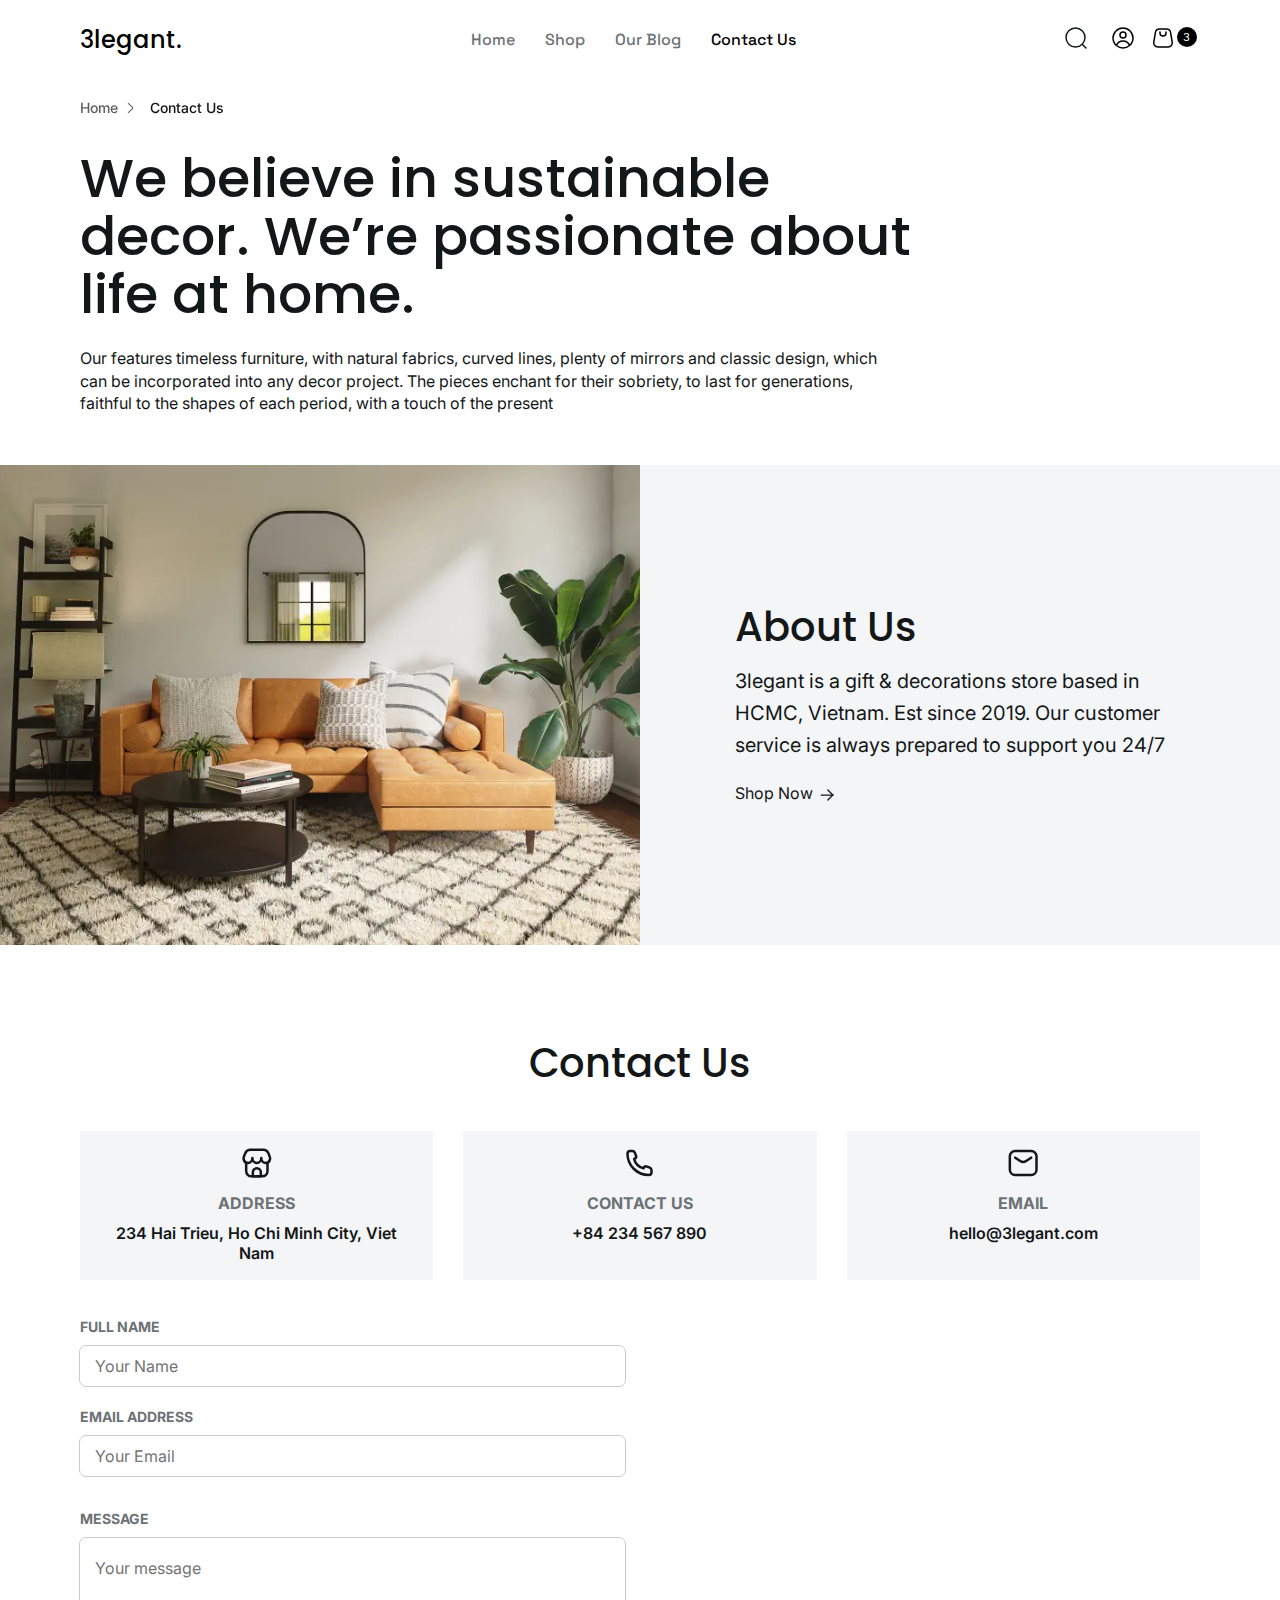
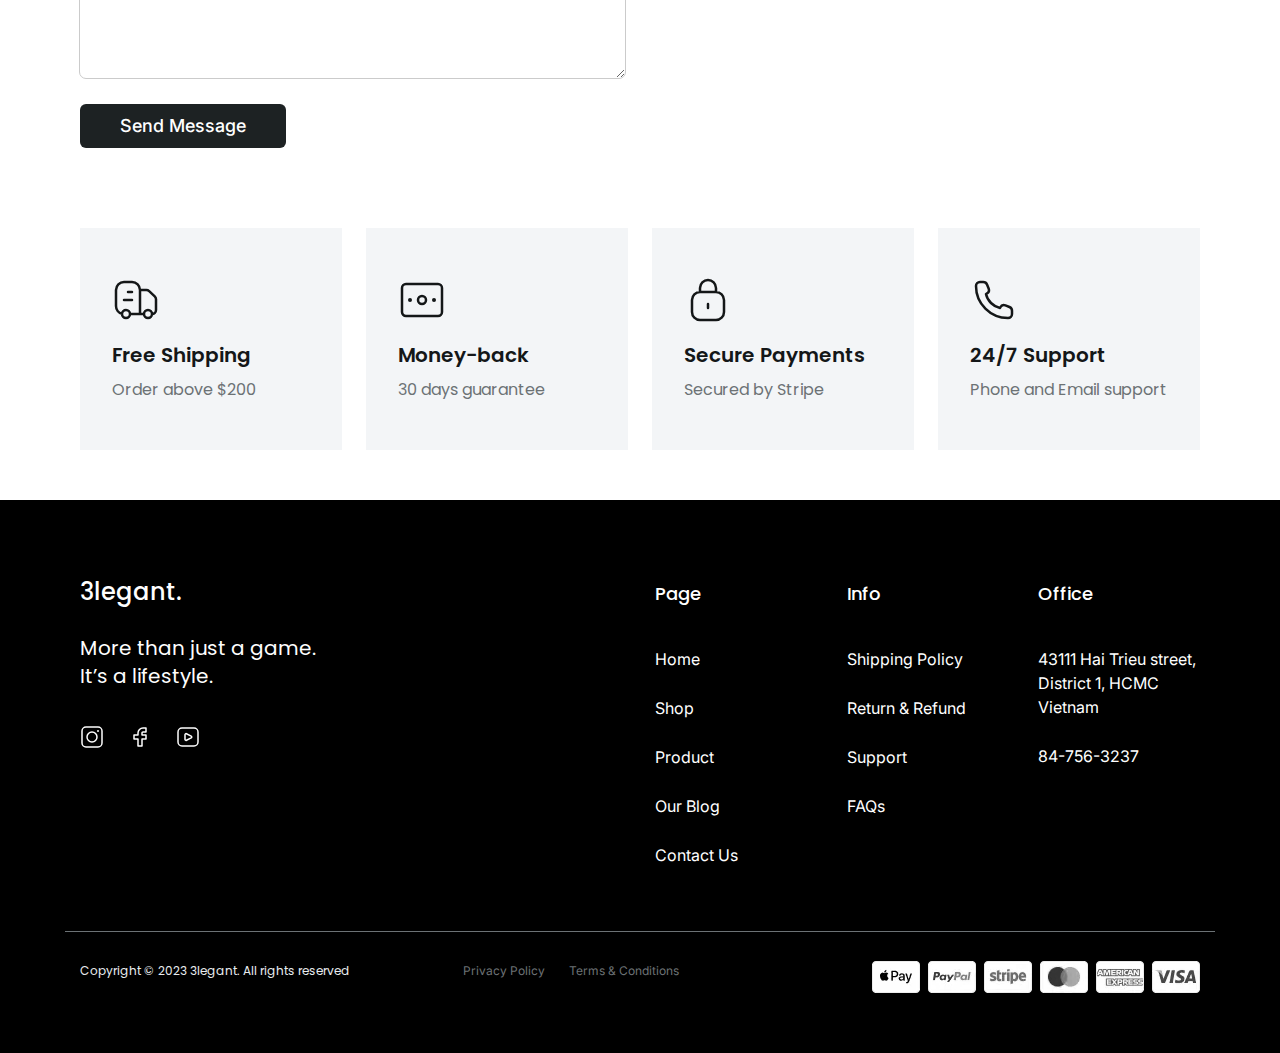
<file: contact.html>
<!DOCTYPE html>
<html lang="en">

<head>
	<title>3legant</title>
	<meta charset="UTF-8">
	<meta name="format-detection" content="telephone=no">
	<!-- <style>body{opacity: 0;}</style> -->
	<link rel="stylesheet" href="css/style.min.css?_v=20240105194103">
	<link rel="shortcut icon" href="favicon.ico">
	<!-- <meta name="robots" content="noindex, nofollow"> -->
	<meta name="viewport" content="width=device-width, initial-scale=1.0">
</head>

<body>
	<div class="wrapper">
		<header class="header">
			<div class="header__container">
				<div class="header__menu menu">
					<div class="menu__box">
						<div class="menu__icon">
							<span></span>
						</div>
						<a href="./index.html" class="menu__logo">3legant.</a>
					</div>
					<nav class="menu__body">
						<ul class="menu__list">
							<form class="menu__form" action="#">
								<button type="submit" class="form__button_s">
									<svg xmlns="http://www.w3.org/2000/svg" width="24" height="24" viewBox="0 0 24 24" fill="none">
										<path d="M18.5 18.5L22 22M21 11.5C21 6.25329 16.7467 2 11.5 2C6.25329 2 2 6.25329 2 11.5C2 16.7467 6.25329 21 11.5 21C16.7467 21 21 16.7467 21 11.5Z" stroke="#141718" stroke-width="1.5" stroke-linecap="round" stroke-linejoin="round" />
									</svg>
								</button>
								<input class="menu__search" type="text" name="search" autocomplete="off" placeholder="Search">
							</form>
							<li><a href="./index.html" class="menu-link">Home</a></li>
							<li class="menu__item">
								<a href="./shop.html" class="menu-link">Shop</a>
							</li>
							<li class="menu__item">
								<a href="./blog.html" class="menu-link">Our Blog</a>
							</li>
							<li><a href="./contact.html" class="menu-link">Contact Us</a></li>
						</ul>
						<div class="menu__options options-menu">
							<div id="cart" class="options-menu__item">
								<p>Cart</p>
								<p>
									<svg xmlns="http://www.w3.org/2000/svg" width="24" height="24" viewBox="0 0 24 24" fill="none">
										<path d="M9 6L9 7C9 8.65685 10.3431 10 12 10C13.6569 10 15 8.65685 15 7V6" stroke="#141718" stroke-width="1.5" stroke-linecap="round" stroke-linejoin="round" />
										<path d="M15.6115 3H8.38848C6.43313 3 4.76436 4.41365 4.44291 6.3424L2.77624 16.3424C2.36988 18.7805 4.25006 21 6.72182 21H17.2781C19.7499 21 21.6301 18.7805 21.2237 16.3424L19.557 6.3424C19.2356 4.41365 17.5668 3 15.6115 3Z" stroke="#141718" stroke-width="1.5" stroke-linejoin="round" />
									</svg>
								</p>
							</div>
							<div class="options-menu__item">
								<p>Wishlist</p>
								<p>
									<svg xmlns="http://www.w3.org/2000/svg" width="24" height="25" viewBox="0 0 24 25" fill="none">
										<path fill-rule="evenodd" clip-rule="evenodd" d="M12.6924 7.58373C12.3055 7.95505 11.6945 7.95505 11.3076 7.58373L10.6152 6.91927C9.80477 6.14154 8.70994 5.66667 7.5 5.66667C5.01472 5.66667 3 7.68139 3 10.1667C3 12.5493 4.28979 14.5167 6.15176 16.1332C8.01532 17.7511 10.2434 18.8241 11.5746 19.3717C11.853 19.4862 12.147 19.4862 12.4254 19.3717C13.7566 18.8241 15.9847 17.7511 17.8482 16.1332C19.7102 14.5167 21 12.5493 21 10.1667C21 7.68139 18.9853 5.66667 16.5 5.66667C15.2901 5.66667 14.1952 6.14154 13.3848 6.91927L12.6924 7.58373ZM12 5.47624C10.8321 4.35548 9.24649 3.66667 7.5 3.66667C3.91015 3.66667 1 6.57682 1 10.1667C1 16.5349 7.97034 20.0517 10.8138 21.2214C11.5796 21.5364 12.4204 21.5364 13.1862 21.2214C16.0297 20.0517 23 16.5349 23 10.1667C23 6.57682 20.0899 3.66667 16.5 3.66667C14.7535 3.66667 13.1679 4.35548 12 5.47624Z" fill="#141718" />
									</svg>
								</p>
							</div>
							<button data-popup="#signIn" class="options-menu__button button">Sign In</button>
							<div class="options-menu__social">
								<a href="#">
									<svg xmlns="http://www.w3.org/2000/svg" width="24" height="24" viewBox="0 0 24 24" fill="none">
										<rect x="2" y="2" width="20" height="20" rx="4" stroke="#141718" stroke-width="1.5" />
										<circle cx="18" cy="6" r="1" fill="#141718" />
										<circle cx="12" cy="12" r="5" stroke="#141718" stroke-width="1.5" />
									</svg>
								</a>
								<a href="#">
									<svg xmlns="http://www.w3.org/2000/svg" width="24" height="24" viewBox="0 0 24 24" fill="none">
										<path d="M18 3H15C12.2386 3 10 5.23858 10 8V10H6V14H10V21H14V14H18V10H14V8C14 7.44772 14.4477 7 15 7H18V3Z" stroke="#141718" stroke-width="1.5" stroke-linecap="round" stroke-linejoin="round" />
									</svg>
								</a>
								<a href="#">
									<svg xmlns="http://www.w3.org/2000/svg" width="24" height="24" viewBox="0 0 24 24" fill="none">
										<rect x="2" y="3" width="20" height="18" rx="4" stroke="#141718" stroke-width="1.5" />
										<path d="M10.4472 8.72361L15.2111 11.1056C15.9482 11.4741 15.9482 12.5259 15.2111 12.8944L10.4472 15.2764C9.78231 15.6088 9 15.1253 9 14.382V9.61803C9 8.87465 9.78231 8.39116 10.4472 8.72361Z" stroke="#141718" stroke-width="1.5" stroke-linecap="round" />
									</svg>
								</a>
							</div>
						</div>
					</nav>
					<div class="menu__manage manage-menu">
						<div class="manage-menu__search" tabindex="0">
							<form action="#">
								<input type="search">
								<svg xmlns="http://www.w3.org/2000/svg" width="24" height="24" viewBox="0 0 24 24" fill="none">
									<path d="M18.5 18.5L22 22M21 11.5C21 6.25329 16.7467 2 11.5 2C6.25329 2 2 6.25329 2 11.5C2 16.7467 6.25329 21 11.5 21C16.7467 21 21 16.7467 21 11.5Z" stroke="#141718" stroke-width="1.5" stroke-linecap="round" stroke-linejoin="round" />
								</svg>
							</form>
						</div>
						<button data-popup="#signIn" class="manage-menu__profile">
							<svg xmlns="http://www.w3.org/2000/svg" width="24" height="24" viewBox="0 0 24 24" fill="none">
								<path d="M18.5588 19.5488C17.5654 16.8918 15.0036 15 12 15C8.99638 15 6.4346 16.8918 5.44117 19.5488M18.5588 19.5488C20.6672 17.7154 22 15.0134 22 12C22 6.47715 17.5228 2 12 2C6.47715 2 2 6.47715 2 12C2 15.0134 3.33285 17.7154 5.44117 19.5488M18.5588 19.5488C16.8031 21.0756 14.5095 22 12 22C9.49052 22 7.19694 21.0756 5.44117 19.5488M15 9C15 10.6569 13.6569 12 12 12C10.3431 12 9 10.6569 9 9C9 7.34315 10.3431 6 12 6C13.6569 6 15 7.34315 15 9Z" stroke="#141718" stroke-width="1.5" stroke-linejoin="round" />
							</svg>
						</button>
						<button class="manage-menu__cart">
							<svg xmlns="http://www.w3.org/2000/svg" width="24" height="24" viewBox="0 0 24 24" fill="none">
								<path d="M9 6L9 7C9 8.65685 10.3431 10 12 10C13.6569 10 15 8.65685 15 7V6" stroke="#141718" stroke-width="1.5" stroke-linecap="round" stroke-linejoin="round" />
								<path d="M15.6115 3H8.38851C6.43316 3 4.7644 4.41365 4.44294 6.3424L2.77627 16.3424C2.36992 18.7805 4.25009 21 6.72185 21H17.2782C19.7499 21 21.6301 18.7805 21.2237 16.3424L19.5571 6.3424C19.2356 4.41365 17.5669 3 15.6115 3Z" stroke="#141718" stroke-width="1.5" stroke-linejoin="round" />
							</svg>
						</button>
					</div>
				</div>
			</div>
			<div class="flyout">
				<div class="flyout__body">
					<div class="flyout__head">
						<p>Cart</p>
						<div class="close-flyout">
							<svg xmlns="http://www.w3.org/2000/svg" width="35" height="35" viewBox="0 0 24 24" fill="none">
								<path fill-rule="evenodd" clip-rule="evenodd" d="M5.29289 5.29289C5.68342 4.90237 6.31658 4.90237 6.70711 5.29289L12 10.5858L17.2929 5.29289C17.6834 4.90237 18.3166 4.90237 18.7071 5.29289C19.0976 5.68342 19.0976 6.31658 18.7071 6.70711L13.4142 12L18.7071 17.2929C19.0976 17.6834 19.0976 18.3166 18.7071 18.7071C18.3166 19.0976 17.6834 19.0976 17.2929 18.7071L12 13.4142L6.70711 18.7071C6.31658 19.0976 5.68342 19.0976 5.29289 18.7071C4.90237 18.3166 4.90237 17.6834 5.29289 17.2929L10.5858 12L5.29289 6.70711C4.90237 6.31658 4.90237 5.68342 5.29289 5.29289Z" fill="#6C7275" />
							</svg>
						</div>
					</div>
					<div class="flyout__cart">
						<div class="flyout__item">
							<div class="item-flyout__image">
								<picture><source srcset="img/flyout/01.webp" type="image/webp"><img src="img/flyout/01.jpg" alt="image"></picture>
							</div>
							<div class="item-flyout__content">
								<div class="item-flyout__name">Tray Table</div>
								<div class="item-flyout__color">Color: Black</div>
								<div class="item-flyout__counter counter">
									<div class="counter__minus">
										<svg xmlns="http://www.w3.org/2000/svg" width="16" height="32" viewBox="0 0 16 16" fill="none">
											<path d="M3.22925 8H12.5626" stroke="#000" stroke-width="0.75" stroke-linecap="round" stroke-linejoin="round" />
										</svg>
									</div>
									<div class="counter__figure">2</div>
									<div class="counter__plus">
										<svg xmlns="http://www.w3.org/2000/svg" width="16" height="32" viewBox="0 0 16 16" fill="none">
											<path fill-rule="evenodd" clip-rule="evenodd" d="M8.375 3.33301C8.375 3.1259 8.20711 2.95801 8 2.95801C7.79289 2.95801 7.625 3.1259 7.625 3.33301V7.62469H3.33325C3.12615 7.62469 2.95825 7.79259 2.95825 7.99969C2.95825 8.2068 3.12615 8.37469 3.33325 8.37469H7.625V12.6663C7.625 12.8734 7.79289 13.0413 8 13.0413C8.20711 13.0413 8.375 12.8734 8.375 12.6663V8.37469H12.6666C12.8737 8.37469 13.0416 8.2068 13.0416 7.99969C13.0416 7.79259 12.8737 7.62469 12.6666 7.62469H8.375V3.33301Z" fill="#121212" />
										</svg>
									</div>
								</div>
							</div>
							<div class="item-flyout__price">
								<p>$19.19</p>
								<button class="delete-item">
									<svg xmlns="http://www.w3.org/2000/svg" width="24" height="24" viewBox="0 0 24 24" fill="none">
										<path fill-rule="evenodd" clip-rule="evenodd" d="M5.29289 5.29289C5.68342 4.90237 6.31658 4.90237 6.70711 5.29289L12 10.5858L17.2929 5.29289C17.6834 4.90237 18.3166 4.90237 18.7071 5.29289C19.0976 5.68342 19.0976 6.31658 18.7071 6.70711L13.4142 12L18.7071 17.2929C19.0976 17.6834 19.0976 18.3166 18.7071 18.7071C18.3166 19.0976 17.6834 19.0976 17.2929 18.7071L12 13.4142L6.70711 18.7071C6.31658 19.0976 5.68342 19.0976 5.29289 18.7071C4.90237 18.3166 4.90237 17.6834 5.29289 17.2929L10.5858 12L5.29289 6.70711C4.90237 6.31658 4.90237 5.68342 5.29289 5.29289Z" fill="#6C7275" />
									</svg>
								</button>
							</div>
						</div>
						<div class="flyout__item">
							<div class="item-flyout__image">
								<picture><source srcset="img/flyout/02.webp" type="image/webp"><img src="img/flyout/02.jpg" alt="image"></picture>
							</div>
							<div class="item-flyout__content">
								<div class="item-flyout__name">Tray Table</div>
								<div class="item-flyout__color">Color: Red</div>
								<div class="item-flyout__counter counter">
									<div class="counter__minus">
										<svg xmlns="http://www.w3.org/2000/svg" width="16" height="32" viewBox="0 0 16 16" fill="none">
											<path d="M3.22925 8H12.5626" stroke="#000" stroke-width="0.75" stroke-linecap="round" stroke-linejoin="round" />
										</svg>
									</div>
									<div class="counter__figure">1</div>
									<div class="counter__plus">
										<svg xmlns="http://www.w3.org/2000/svg" width="16" height="32" viewBox="0 0 16 16" fill="none">
											<path fill-rule="evenodd" clip-rule="evenodd" d="M8.375 3.33301C8.375 3.1259 8.20711 2.95801 8 2.95801C7.79289 2.95801 7.625 3.1259 7.625 3.33301V7.62469H3.33325C3.12615 7.62469 2.95825 7.79259 2.95825 7.99969C2.95825 8.2068 3.12615 8.37469 3.33325 8.37469H7.625V12.6663C7.625 12.8734 7.79289 13.0413 8 13.0413C8.20711 13.0413 8.375 12.8734 8.375 12.6663V8.37469H12.6666C12.8737 8.37469 13.0416 8.2068 13.0416 7.99969C13.0416 7.79259 12.8737 7.62469 12.6666 7.62469H8.375V3.33301Z" fill="#121212" />
										</svg>
									</div>
								</div>
							</div>
							<div class="item-flyout__price">
								<p>$19.19</p>
								<button class="delete-item">
									<svg xmlns="http://www.w3.org/2000/svg" width="24" height="24" viewBox="0 0 24 24" fill="none">
										<path fill-rule="evenodd" clip-rule="evenodd" d="M5.29289 5.29289C5.68342 4.90237 6.31658 4.90237 6.70711 5.29289L12 10.5858L17.2929 5.29289C17.6834 4.90237 18.3166 4.90237 18.7071 5.29289C19.0976 5.68342 19.0976 6.31658 18.7071 6.70711L13.4142 12L18.7071 17.2929C19.0976 17.6834 19.0976 18.3166 18.7071 18.7071C18.3166 19.0976 17.6834 19.0976 17.2929 18.7071L12 13.4142L6.70711 18.7071C6.31658 19.0976 5.68342 19.0976 5.29289 18.7071C4.90237 18.3166 4.90237 17.6834 5.29289 17.2929L10.5858 12L5.29289 6.70711C4.90237 6.31658 4.90237 5.68342 5.29289 5.29289Z" fill="#6C7275" />
									</svg>
								</button>
							</div>
						</div>
						<div class="flyout__item">
							<div class="item-flyout__image">
								<picture><source srcset="img/flyout/03.webp" type="image/webp"><img src="img/flyout/03.jpg" alt="image"></picture>
							</div>
							<div class="item-flyout__content">
								<div class="item-flyout__name">Table lamp</div>
								<div class="item-flyout__color">Color: gold</div>
								<div class="item-flyout__counter counter">
									<div class="counter__minus">
										<svg xmlns="http://www.w3.org/2000/svg" width="16" height="32" viewBox="0 0 16 16" fill="none">
											<path d="M3.22925 8H12.5626" stroke="#000" stroke-width="0.75" stroke-linecap="round" stroke-linejoin="round" />
										</svg>
									</div>
									<div class="counter__figure">1</div>
									<div class="counter__plus">
										<svg xmlns="http://www.w3.org/2000/svg" width="16" height="32" viewBox="0 0 16 16" fill="none">
											<path fill-rule="evenodd" clip-rule="evenodd" d="M8.375 3.33301C8.375 3.1259 8.20711 2.95801 8 2.95801C7.79289 2.95801 7.625 3.1259 7.625 3.33301V7.62469H3.33325C3.12615 7.62469 2.95825 7.79259 2.95825 7.99969C2.95825 8.2068 3.12615 8.37469 3.33325 8.37469H7.625V12.6663C7.625 12.8734 7.79289 13.0413 8 13.0413C8.20711 13.0413 8.375 12.8734 8.375 12.6663V8.37469H12.6666C12.8737 8.37469 13.0416 8.2068 13.0416 7.99969C13.0416 7.79259 12.8737 7.62469 12.6666 7.62469H8.375V3.33301Z" fill="#121212" />
										</svg>
									</div>
								</div>
							</div>
							<div class="item-flyout__price">
								<p>$39.00</p>
								<button class="delete-item">
									<svg xmlns="http://www.w3.org/2000/svg" width="24" height="24" viewBox="0 0 24 24" fill="none">
										<path fill-rule="evenodd" clip-rule="evenodd" d="M5.29289 5.29289C5.68342 4.90237 6.31658 4.90237 6.70711 5.29289L12 10.5858L17.2929 5.29289C17.6834 4.90237 18.3166 4.90237 18.7071 5.29289C19.0976 5.68342 19.0976 6.31658 18.7071 6.70711L13.4142 12L18.7071 17.2929C19.0976 17.6834 19.0976 18.3166 18.7071 18.7071C18.3166 19.0976 17.6834 19.0976 17.2929 18.7071L12 13.4142L6.70711 18.7071C6.31658 19.0976 5.68342 19.0976 5.29289 18.7071C4.90237 18.3166 4.90237 17.6834 5.29289 17.2929L10.5858 12L5.29289 6.70711C4.90237 6.31658 4.90237 5.68342 5.29289 5.29289Z" fill="#6C7275" />
									</svg>
								</button>
							</div>
						</div>
					</div>
					<div class="flyout__sum">
						<div class="sum__subtotal">
							<p>Subtotal</p>
							<p>$99.00</p>
						</div>
						<div class="sum__total">
							<p>Total</p>
							<p>$234.00</p>
						</div>
						<button class="sum__button button">Checkout</button>
						<div class="sum__link"><a href="#">View Cart</a></div>
					</div>
				</div>
			</div>
			<div class="to-top" data-goto=".page" data-goto-top="80">
				<svg width="20" height="20" viewBox="0 0 20 20" fill="none" xmlns="http://www.w3.org/2000/svg">
					<path d="M9.99999 15.8333V4.16659" stroke="#6C7275" stroke-width="1.25" stroke-linecap="round" stroke-linejoin="round" />
					<path d="M15 9.16675L9.99999 4.16675" stroke="#6C7275" stroke-width="1.25" stroke-linecap="round" stroke-linejoin="round" />
					<path d="M5 9.16675L10 4.16675" stroke="#6C7275" stroke-width="1.25" stroke-linecap="round" stroke-linejoin="round" />
				</svg>
			</div>
		</header>

		<main class="page">
			<div class="blog__crumb crumb">
				<div class="crumb__container">
					<div class="crumb__body">
						<a href="./index.html">Home</a>
						<p>Contact Us</p>
					</div>
				</div>
			</div>
			<div class="welcome-contact">
				<div class="welcome-contact__container">
					<h1 class="welcome-contact__title">We believe in sustainable decor. We’re passionate about life at home.</h1>
					<div class="welcome-contact__text">Our features timeless furniture, with natural fabrics, curved lines, plenty of mirrors and classic design, which can be incorporated into any decor project. The pieces enchant for their sobriety, to last for generations, faithful to the shapes of each period, with a touch of the present</div>
				</div>
			</div>
			<section class="offer">
				<div data-change class="offer__image">
					<picture><source srcset="img/offer/01.webp" type="image/webp"><img src="img/offer/01.jpg" alt="image"></picture>
					<picture><source srcset="img/offer/011.webp" type="image/webp"><img src="img/offer/011.jpg" alt="image"></picture>
				</div>
				<div class="offer__content">
					<div class="offer__container">
						<div class="offer__body">
							<h3 class="offer__title">About Us</h3>
							<div class="offer__text">3legant is a gift & decorations store based in HCMC, Vietnam. Est since 2019. Our customer service is always prepared to support you 24/7</div>
							<a href="./shop.html" class="offer__link link-arrow">
								<p>Shop Now</p>
								<svg xmlns="http://www.w3.org/2000/svg" width="20" height="20" viewBox="0 0 20 20" fill="none">
									<path d="M4.16666 10H15.8333" stroke="#141718" stroke-width="1.25" stroke-linecap="round" stroke-linejoin="round" />
									<path d="M10.8333 15L15.8333 10" stroke="#141718" stroke-width="1.25" stroke-linecap="round" stroke-linejoin="round" />
									<path d="M10.8333 5L15.8333 10" stroke="#141718" stroke-width="1.25" stroke-linecap="round" stroke-linejoin="round" />
								</svg>
							</a>
						</div>
					</div>
				</div>
			</section>
			<div class="contact-us">
				<div class="contact-us__container">
					<div class="contact-us__title">Contact Us</div>
					<div class="contact-us__connect connect-us">
						<div class="connect-us__item">
							<div class="connect-us__icon"><img src="img/contact-us/icon/adress.svg" alt="icon"></div>
							<div class="connect-us__label">Address</div>
							<div class="connect-us__link">234 Hai Trieu, Ho Chi Minh City, Viet Nam</div>
						</div>
						<div class="connect-us__item">
							<div class="connect-us__icon"><img src="img/contact-us/icon/call.svg" alt="icon"></div>
							<div class="connect-us__label">Contact Us</div>
							<a href="tel:+84234567890" class="connect-us__link">+84 234 567 890</a>
						</div>
						<div class="connect-us__item">
							<div class="connect-us__icon"><img src="img/contact-us/icon/mail.svg" alt="icon"></div>
							<div class="connect-us__label">Email</div>
							<a href="mailto:hello@3legant.com" class="connect-us__link">hello@3legant.com</a>
						</div>
					</div>
					<div class="contact-us__box">
						<form class="contact-us__form">
							<label for="formName" class="form__label">Full Name</label>
							<input id="formName" autocomplete="off" type="text" name="name" placeholder="Your Name" class="form__input">
							<label for="formMail" class="form__label">Email address</label>
							<input id="formMail" autocomplete="off" type="text" name="mail" data-error="incorrect mail" placeholder="Your Email" class="form__input" data-validate data-required> <label for="formName" class="form__label"></label>
							<label for="formMessage" class="form__label">message</label>
							<textarea name="message" id="formMessage" class="form__input" placeholder="Your message"></textarea>
							<button class="form__button button">Send Message</button>
						</form>
						<div class="contact-us__map">
							<iframe src="https://www.google.com/maps/embed?pb=!1m18!1m12!1m3!1d2253.5047070907026!2d13.032400050038788!3d47.80308760773219!2m3!1f0!2f0!3f0!3m2!1i1024!2i768!4f13.1!3m3!1m2!1s0x4776912cfc5fb8d3%3A0xdd8b28e23849e2a8!2zV2lsbGliYWxkLUhhdXRoYWxlci1TdHJhw59lIDIsIDUwMjAgU2FsemJ1cmcsINCQ0LLRgdGC0YDQuNGP!5e0!3m2!1sru!2sru!4v1702818971121!5m2!1sru!2sru" style="border:0;" allowfullscreen="" loading="lazy" referrerpolicy="no-referrer-when-downgrade"></iframe>
						</div>
					</div>
				</div>
			</div>
			<div class="advantages">
				<div class="advantages__container">
					<div class="advantages__body">
						<div class="advantages__item item-advantages">
							<div class="item-advantages__icon">
								<img src="img/advantages/icon/01.svg" alt="icon">
							</div>
							<div class="item-advantages__label">Free Shipping</div>
							<div class="item-advantages__text">Order above $200</div>
						</div>
						<div class="advantages__item item-advantages">
							<div class="item-advantages__icon">
								<img src="img/advantages/icon/02.svg" alt="icon">
							</div>
							<div class="item-advantages__label">Money-back</div>
							<div class="item-advantages__text">30 days guarantee</div>
						</div>
						<div class="advantages__item item-advantages">
							<div class="item-advantages__icon">
								<img src="img/advantages/icon/03.svg" alt="icon">
							</div>
							<div class="item-advantages__label">Secure Payments</div>
							<div class="item-advantages__text">Secured by Stripe</div>
						</div>
						<div class="advantages__item item-advantages">
							<div class="item-advantages__icon">
								<img src="img/advantages/icon/04.svg" alt="icon">
							</div>
							<div class="item-advantages__label">24/7 Support</div>
							<div class="item-advantages__text">Phone and Email support</div>
						</div>
					</div>
				</div>
			</div>



			<script>
				let menuList = document.querySelector('.menu__list')
				let itemHeaderMenu = menuList.querySelectorAll('li')
				itemHeaderMenu[3].classList.add('_active')
			</script>
		</main>
		<footer class="footer">
			<div class="footer__container">
				<div class="footer-top top-footer" data-spollers="600,max">
					<div class="top-footer__column top-footer__column_big">
						<a href="#" class="top-footer__logo">3legant.</a>
						<div class="top-footer__quote">
							<p>More than just a game.</p>
							<p>It’s a lifestyle.</p>
						</div>
						<ul class="top-footer__social">
							<li>
								<a href="#">
									<svg xmlns="http://www.w3.org/2000/svg" width="24" height="24" viewBox="0 0 24 24" fill="none">
										<rect x="2" y="2" width="20" height="20" rx="4" stroke="#FEFEFE" stroke-width="1.5" />
										<circle cx="18" cy="6" r="1" fill="#FEFEFE" />
										<circle cx="12" cy="12" r="5" stroke="#FEFEFE" stroke-width="1.5" />
									</svg>
								</a>
							</li>
							<li>
								<a href="#">
									<svg xmlns="http://www.w3.org/2000/svg" width="24" height="24" viewBox="0 0 24 24" fill="none">
										<path d="M18 3H15C12.2386 3 10 5.23858 10 8V10H6V14H10V21H14V14H18V10H14V8C14 7.44772 14.4477 7 15 7H18V3Z" stroke="#FEFEFE" stroke-width="1.5" stroke-linecap="round" stroke-linejoin="round" />
									</svg>
								</a>
							</li>
							<li>
								<a href="#">
									<svg xmlns="http://www.w3.org/2000/svg" width="24" height="24" viewBox="0 0 24 24" fill="none">
										<rect x="2" y="3" width="20" height="18" rx="4" stroke="#FEFEFE" stroke-width="1.5" />
										<path d="M10.4472 8.72361L15.2111 11.1056C15.9482 11.4741 15.9482 12.5259 15.2111 12.8944L10.4472 15.2764C9.78231 15.6088 9 15.1253 9 14.382V9.61803C9 8.87465 9.78231 8.39116 10.4472 8.72361Z" stroke="#FEFEFE" stroke-width="1.5" stroke-linecap="round" />
									</svg>
								</a>
							</li>
						</ul>
					</div>
					<div class="top-footer__column">
						<div class="top-footer__title" data-spoller>Page</div>
						<ul class="top-footer__list">
							<li><a href="./index.html" class="top-footer__item">Home</a></li>
							<li><a href="./shop.html" class="top-footer__item">Shop</a></li>
							<li><a href="./goods.html" class="top-footer__item">Product</a></li>
							<li><a href="./blog.html" class="top-footer__item">Our Blog</a></li>
							<li><a href="./contact.html" class="top-footer__item">Contact Us</a></li>
						</ul>
					</div>
					<div class="top-footer__column">
						<div class="top-footer__title" data-spoller>Info</div>
						<ul class="top-footer__list">
							<li><a href="#" class="top-footer__item">Shipping Policy</a></li>
							<li><a href="#" class="top-footer__item">Return & Refund</a></li>
							<li><a href="#" class="top-footer__item">Support</a></li>
							<li><a href="#" class="top-footer__item">FAQs</a></li>
						</ul>
					</div>
					<div class="top-footer__column">
						<div class="top-footer__title" data-spoller>Office</div>
						<ul class="top-footer__list">
							<li>43111 Hai Trieu street, District 1, HCMC Vietnam</a></li>
							<li><a href="tel:847563237" class="top-footer__item">84-756-3237</a></li>
						</ul>
					</div>
				</div>
				<div class="footer-bottom bottom-footer">
					<div class="bottom-footer__column">
						<p class="bottom-footer__copy">
							Copyright © 2023 3legant. All rights reserved
						</p>
					</div>
					<div class="bottom-footer__column">
						<a href="#">Privacy Policy</a>
						<a href="#">Terms & Conditions</a>
					</div>
					<div class="bottom-footer__column">
						<ul class="bottom-footer__list">
							<li>
								<a href="#" class="bottom-footer__link">
									<picture><source srcset="img/footer/01.webp" type="image/webp"><img src="img/footer/01.png" alt="payment methods"></picture>
								</a>
							</li>
							<li>
								<a href="#" class="bottom-footer__link">
									<picture><source srcset="img/footer/02.webp" type="image/webp"><img src="img/footer/02.png" alt="payment methods"></picture>
								</a>
							</li>
							<li>
								<a href="#" class="bottom-footer__link">
									<picture><source srcset="img/footer/03.webp" type="image/webp"><img src="img/footer/03.png" alt="payment methods"></picture>
								</a>
							</li>
							<li>
								<a href="#" class="bottom-footer__link">
									<picture><source srcset="img/footer/04.webp" type="image/webp"><img src="img/footer/04.png" alt="payment methods"></picture>
								</a>
							</li>
							<li>
								<a href="#" class="bottom-footer__link">
									<picture><source srcset="img/footer/05.webp" type="image/webp"><img src="img/footer/05.png" alt="payment methods"></picture>
								</a>
							</li>
							<li>
								<a href="#" class="bottom-footer__link">
									<picture><source srcset="img/footer/06.webp" type="image/webp"><img src="img/footer/06.png" alt="payment methods"></picture>
								</a>
							</li>
						</ul>
					</div>
				</div>
			</div>
		</footer>
	</div>

	<!-- signUp -->
	<div id="signUp" aria-hidden="true" class="popup">
		<div class="popup__wrapper">
			<div class="popup__content">
				<button data-close type="button" class="popup__close">
					<svg xmlns="http://www.w3.org/2000/svg" height="16" width="12" viewBox="0 0 384 512"><!--!Font Awesome Free 6.5.1 by @fontawesome - https://fontawesome.com License - https://fontawesome.com/license/free Copyright 2023 Fonticons, Inc.-->
						<path d="M342.6 150.6c12.5-12.5 12.5-32.8 0-45.3s-32.8-12.5-45.3 0L192 210.7 86.6 105.4c-12.5-12.5-32.8-12.5-45.3 0s-12.5 32.8 0 45.3L146.7 256 41.4 361.4c-12.5 12.5-12.5 32.8 0 45.3s32.8 12.5 45.3 0L192 301.3 297.4 406.6c12.5 12.5 32.8 12.5 45.3 0s12.5-32.8 0-45.3L237.3 256 342.6 150.6z" />
					</svg>
				</button>
				<div class="sign-up__body">
					<div class="sign-up__image sign-up__image-ibg">
						<div class="sign-up__label">3legant.</div>
						<div data-change class="sign-up__image-box">
							<picture><source srcset="img/singUp/01.webp" type="image/webp"><img src="img/singUp/01.jpg" alt="image"></picture>
							<picture><source srcset="img/singUp/0111.webp" type="image/webp"><img src="img/singUp/0111.jpg" alt="image"></picture>
						</div>
					</div>
					<div class="sign-up__content">
						<div class="sign-up__box">
							<div class="sign-up__title">Sign up</div>
							<div class="sign-up__text">Already have an account? <a href="#" data-popup="#signIn">Sign in</a></div>
							<form class="sign-up__form">
								<input type="text" name="name" autocomplete="off" class="sign-up__input" placeholder="Your name">
								<input type="text" name="name" autocomplete="off" class="sign-up__input" placeholder="Username">
								<input type="text" name="email" autocomplete="off" class="sign-up__input" placeholder="Email address" data-validate data-required="email" data-error="Введен не верный E-mail">
								<div class="sign-up__pass">
									<input type="password" name="Password" autocomplete="off" class="sign-up__input" placeholder="Password">
									<div class="pass-view"></div>
								</div>
								<div class="checkbox">
									<input id="signUp-checkbox" type="checkbox" name="agreemant" class="checkbox__input">
									<label for="signUp-checkbox" class="checkbox__label">I agree with <a href="#">Privacy Policy</a> and <a href="#">Terms of Use</a></label>
								</div>
								<button type="submit" class="sign-up__button button">Sign Up</button>
							</form>
						</div>
					</div>
				</div>
			</div>
		</div>
	</div>

	<!-- signIn -->
	<div id="signIn" aria-hidden="true" class="popup">
		<div class="popup__wrapper">
			<div class="popup__content">
				<button data-close type="button" class="popup__close">
					<svg xmlns="http://www.w3.org/2000/svg" height="16" width="12" viewBox="0 0 384 512"><!--!Font Awesome Free 6.5.1 by @fontawesome - https://fontawesome.com License - https://fontawesome.com/license/free Copyright 2023 Fonticons, Inc.-->
						<path d="M342.6 150.6c12.5-12.5 12.5-32.8 0-45.3s-32.8-12.5-45.3 0L192 210.7 86.6 105.4c-12.5-12.5-32.8-12.5-45.3 0s-12.5 32.8 0 45.3L146.7 256 41.4 361.4c-12.5 12.5-12.5 32.8 0 45.3s32.8 12.5 45.3 0L192 301.3 297.4 406.6c12.5 12.5 32.8 12.5 45.3 0s12.5-32.8 0-45.3L237.3 256 342.6 150.6z" />
					</svg>
				</button>
				<div class="sign-up__body">
					<div class="sign-up__image sign-up__image-ibg">
						<div class="sign-up__label">3legant.</div>
						<div data-change class="sign-up__image-box">
							<picture><source srcset="img/singUp/01.webp" type="image/webp"><img src="img/singUp/01.jpg" alt="image"></picture>
							<picture><source srcset="img/singUp/0111.webp" type="image/webp"><img src="img/singUp/0111.jpg" alt="image"></picture>
						</div>
					</div>
					<div class="sign-up__content">
						<div class="sign-up__box">
							<div class="sign-up__title">Sign In</div>
							<div class="sign-up__text">Don’t have an accout yet? <a href="#" data-popup="#signUp">Sign Up</a></div>
							<form class="sign-up__form">
								<input type="text" name="name" autocomplete="off" class="sign-up__input" placeholder="Your usernam or email address">
								<div class="sign-up__pass">
									<input type="password" name="Password" autocomplete="off" class="sign-up__input" placeholder="Password">
									<div class="pass-view"></div>
								</div>
								<div class="checkbox">
									<input id="signIn-checkbox" type="checkbox" name="agreemant" class="checkbox__input">
									<label for="signIn-checkbox" class="checkbox__label">Remember me</label>
								</div>
								<button type="submit" class="sign-up__button button">Sign Up</button>
							</form>
						</div>
					</div>
				</div>
			</div>
		</div>
	</div>
	<script src="js/app.min.js?_v=20240105194103"></script>
</body>

</html>
</file>
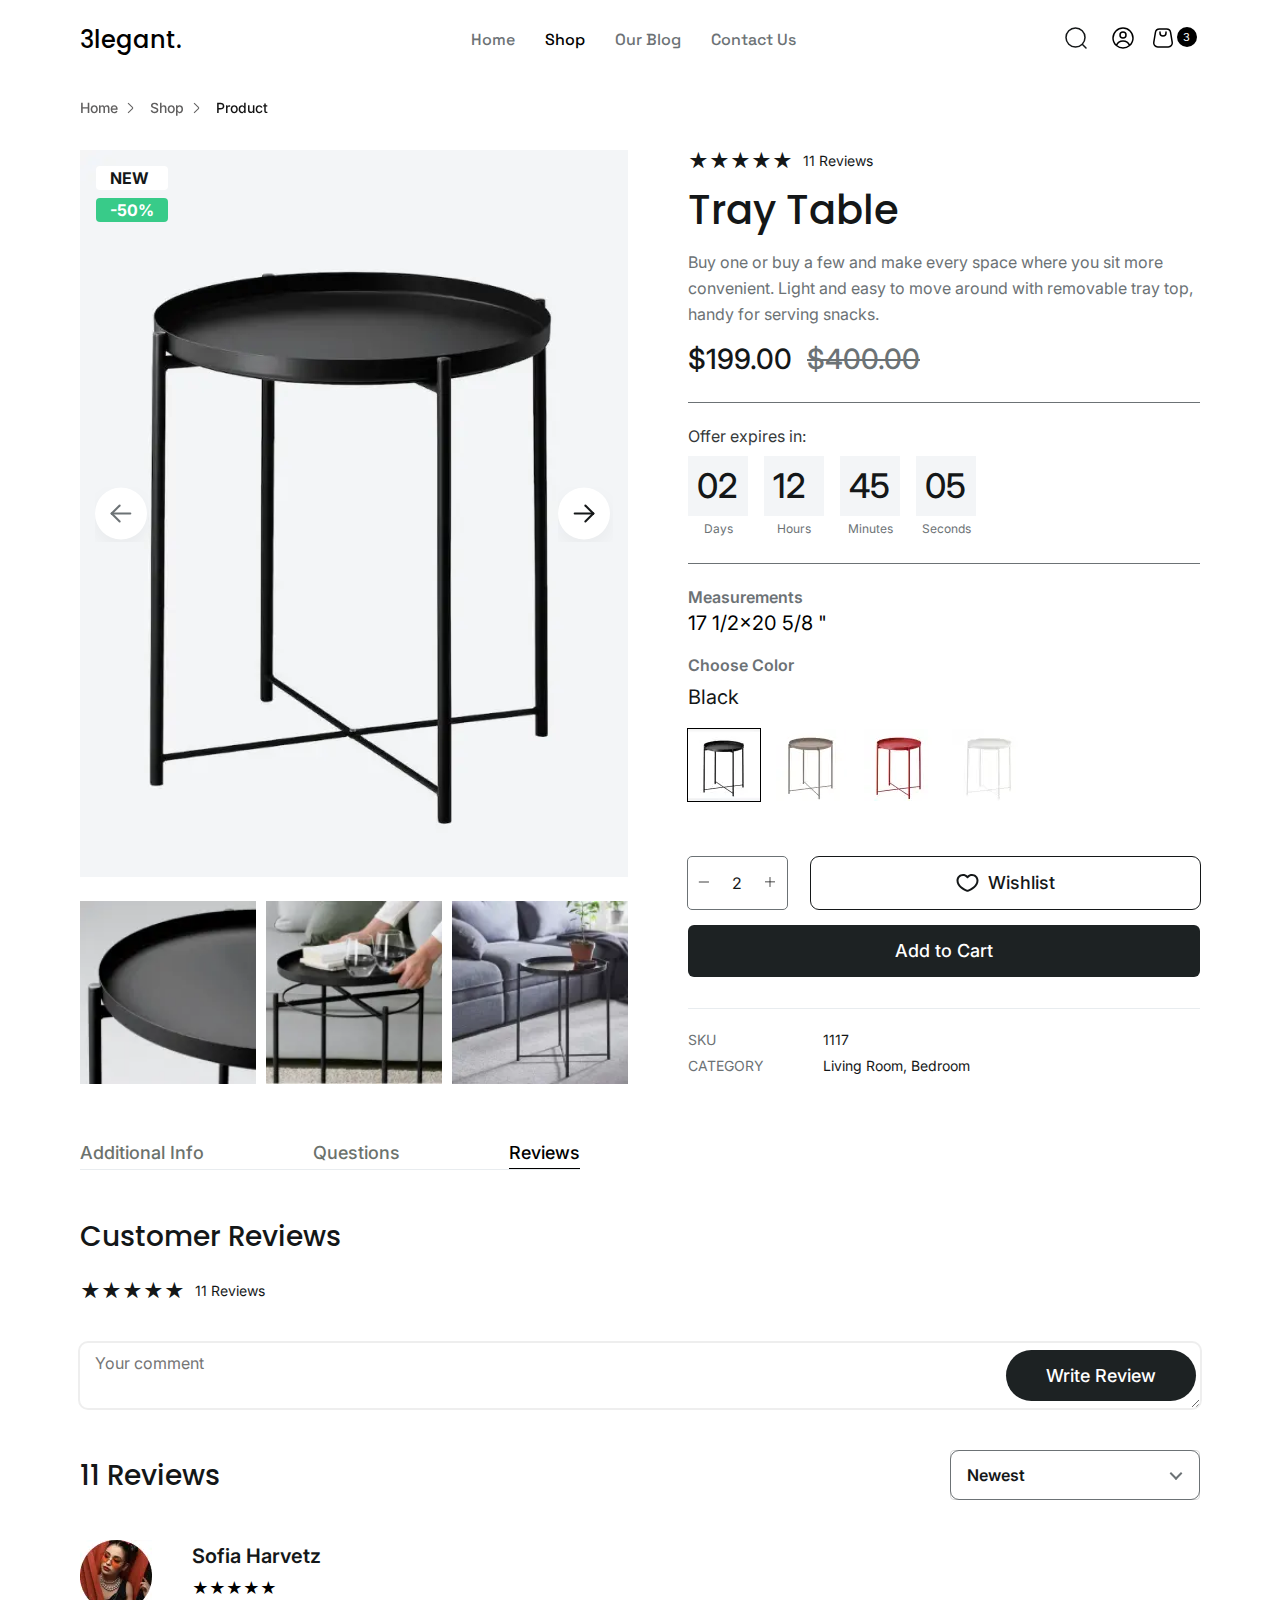
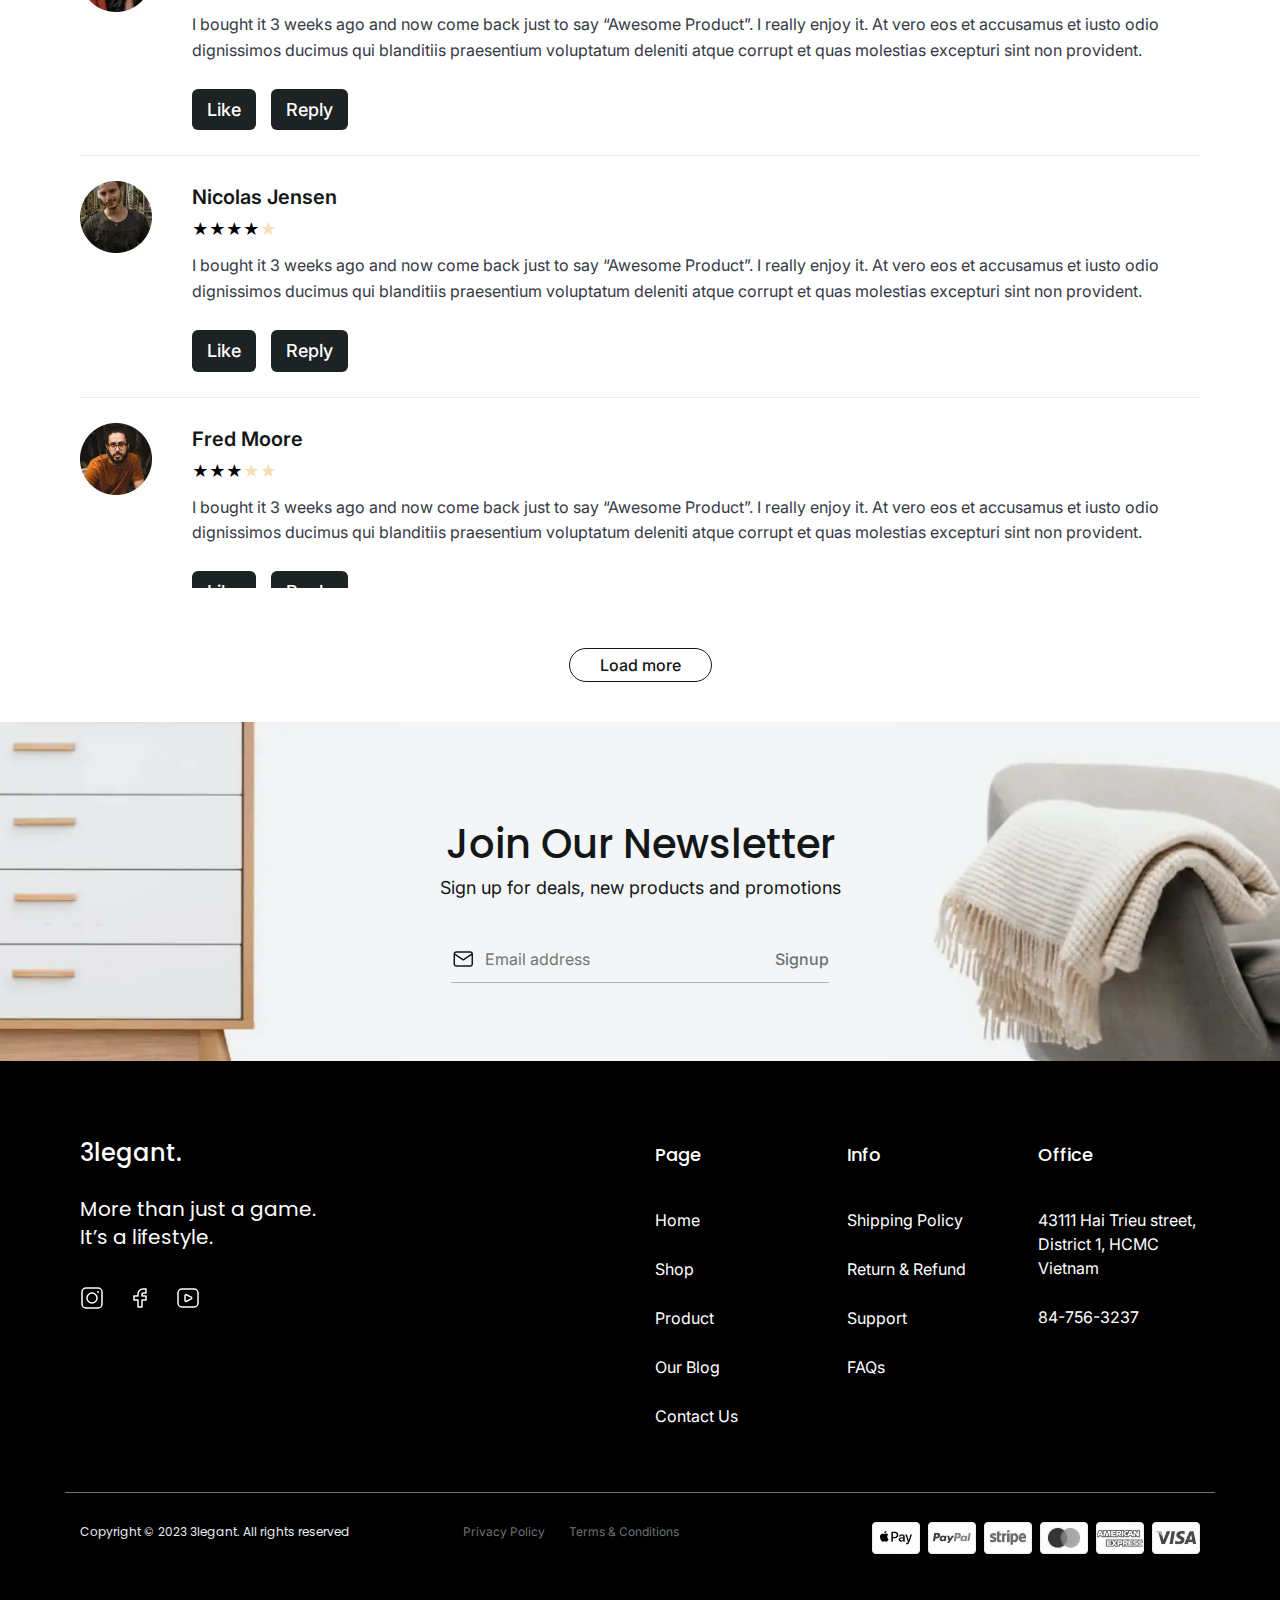
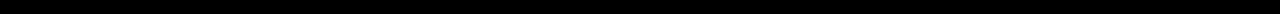
<file: goods.html>
<!DOCTYPE html>
<html lang="en">

<head>
	<title>3legant</title>
	<meta charset="UTF-8">
	<meta name="format-detection" content="telephone=no">
	<!-- <style>body{opacity: 0;}</style> -->
	<link rel="stylesheet" href="css/style.min.css?_v=20240105194103">
	<link rel="shortcut icon" href="favicon.ico">
	<!-- <meta name="robots" content="noindex, nofollow"> -->
	<meta name="viewport" content="width=device-width, initial-scale=1.0">
</head>

<body>
	<div class="wrapper">
		<header class="header">
			<div class="header__container">
				<div class="header__menu menu">
					<div class="menu__box">
						<div class="menu__icon">
							<span></span>
						</div>
						<a href="./index.html" class="menu__logo">3legant.</a>
					</div>
					<nav class="menu__body">
						<ul class="menu__list">
							<form class="menu__form" action="#">
								<button type="submit" class="form__button_s">
									<svg xmlns="http://www.w3.org/2000/svg" width="24" height="24" viewBox="0 0 24 24" fill="none">
										<path d="M18.5 18.5L22 22M21 11.5C21 6.25329 16.7467 2 11.5 2C6.25329 2 2 6.25329 2 11.5C2 16.7467 6.25329 21 11.5 21C16.7467 21 21 16.7467 21 11.5Z" stroke="#141718" stroke-width="1.5" stroke-linecap="round" stroke-linejoin="round" />
									</svg>
								</button>
								<input class="menu__search" type="text" name="search" autocomplete="off" placeholder="Search">
							</form>
							<li><a href="./index.html" class="menu-link">Home</a></li>
							<li class="menu__item">
								<a href="./shop.html" class="menu-link">Shop</a>
							</li>
							<li class="menu__item">
								<a href="./blog.html" class="menu-link">Our Blog</a>
							</li>
							<li><a href="./contact.html" class="menu-link">Contact Us</a></li>
						</ul>
						<div class="menu__options options-menu">
							<div id="cart" class="options-menu__item">
								<p>Cart</p>
								<p>
									<svg xmlns="http://www.w3.org/2000/svg" width="24" height="24" viewBox="0 0 24 24" fill="none">
										<path d="M9 6L9 7C9 8.65685 10.3431 10 12 10C13.6569 10 15 8.65685 15 7V6" stroke="#141718" stroke-width="1.5" stroke-linecap="round" stroke-linejoin="round" />
										<path d="M15.6115 3H8.38848C6.43313 3 4.76436 4.41365 4.44291 6.3424L2.77624 16.3424C2.36988 18.7805 4.25006 21 6.72182 21H17.2781C19.7499 21 21.6301 18.7805 21.2237 16.3424L19.557 6.3424C19.2356 4.41365 17.5668 3 15.6115 3Z" stroke="#141718" stroke-width="1.5" stroke-linejoin="round" />
									</svg>
								</p>
							</div>
							<div class="options-menu__item">
								<p>Wishlist</p>
								<p>
									<svg xmlns="http://www.w3.org/2000/svg" width="24" height="25" viewBox="0 0 24 25" fill="none">
										<path fill-rule="evenodd" clip-rule="evenodd" d="M12.6924 7.58373C12.3055 7.95505 11.6945 7.95505 11.3076 7.58373L10.6152 6.91927C9.80477 6.14154 8.70994 5.66667 7.5 5.66667C5.01472 5.66667 3 7.68139 3 10.1667C3 12.5493 4.28979 14.5167 6.15176 16.1332C8.01532 17.7511 10.2434 18.8241 11.5746 19.3717C11.853 19.4862 12.147 19.4862 12.4254 19.3717C13.7566 18.8241 15.9847 17.7511 17.8482 16.1332C19.7102 14.5167 21 12.5493 21 10.1667C21 7.68139 18.9853 5.66667 16.5 5.66667C15.2901 5.66667 14.1952 6.14154 13.3848 6.91927L12.6924 7.58373ZM12 5.47624C10.8321 4.35548 9.24649 3.66667 7.5 3.66667C3.91015 3.66667 1 6.57682 1 10.1667C1 16.5349 7.97034 20.0517 10.8138 21.2214C11.5796 21.5364 12.4204 21.5364 13.1862 21.2214C16.0297 20.0517 23 16.5349 23 10.1667C23 6.57682 20.0899 3.66667 16.5 3.66667C14.7535 3.66667 13.1679 4.35548 12 5.47624Z" fill="#141718" />
									</svg>
								</p>
							</div>
							<button data-popup="#signIn" class="options-menu__button button">Sign In</button>
							<div class="options-menu__social">
								<a href="#">
									<svg xmlns="http://www.w3.org/2000/svg" width="24" height="24" viewBox="0 0 24 24" fill="none">
										<rect x="2" y="2" width="20" height="20" rx="4" stroke="#141718" stroke-width="1.5" />
										<circle cx="18" cy="6" r="1" fill="#141718" />
										<circle cx="12" cy="12" r="5" stroke="#141718" stroke-width="1.5" />
									</svg>
								</a>
								<a href="#">
									<svg xmlns="http://www.w3.org/2000/svg" width="24" height="24" viewBox="0 0 24 24" fill="none">
										<path d="M18 3H15C12.2386 3 10 5.23858 10 8V10H6V14H10V21H14V14H18V10H14V8C14 7.44772 14.4477 7 15 7H18V3Z" stroke="#141718" stroke-width="1.5" stroke-linecap="round" stroke-linejoin="round" />
									</svg>
								</a>
								<a href="#">
									<svg xmlns="http://www.w3.org/2000/svg" width="24" height="24" viewBox="0 0 24 24" fill="none">
										<rect x="2" y="3" width="20" height="18" rx="4" stroke="#141718" stroke-width="1.5" />
										<path d="M10.4472 8.72361L15.2111 11.1056C15.9482 11.4741 15.9482 12.5259 15.2111 12.8944L10.4472 15.2764C9.78231 15.6088 9 15.1253 9 14.382V9.61803C9 8.87465 9.78231 8.39116 10.4472 8.72361Z" stroke="#141718" stroke-width="1.5" stroke-linecap="round" />
									</svg>
								</a>
							</div>
						</div>
					</nav>
					<div class="menu__manage manage-menu">
						<div class="manage-menu__search" tabindex="0">
							<form action="#">
								<input type="search">
								<svg xmlns="http://www.w3.org/2000/svg" width="24" height="24" viewBox="0 0 24 24" fill="none">
									<path d="M18.5 18.5L22 22M21 11.5C21 6.25329 16.7467 2 11.5 2C6.25329 2 2 6.25329 2 11.5C2 16.7467 6.25329 21 11.5 21C16.7467 21 21 16.7467 21 11.5Z" stroke="#141718" stroke-width="1.5" stroke-linecap="round" stroke-linejoin="round" />
								</svg>
							</form>
						</div>
						<button data-popup="#signIn" class="manage-menu__profile">
							<svg xmlns="http://www.w3.org/2000/svg" width="24" height="24" viewBox="0 0 24 24" fill="none">
								<path d="M18.5588 19.5488C17.5654 16.8918 15.0036 15 12 15C8.99638 15 6.4346 16.8918 5.44117 19.5488M18.5588 19.5488C20.6672 17.7154 22 15.0134 22 12C22 6.47715 17.5228 2 12 2C6.47715 2 2 6.47715 2 12C2 15.0134 3.33285 17.7154 5.44117 19.5488M18.5588 19.5488C16.8031 21.0756 14.5095 22 12 22C9.49052 22 7.19694 21.0756 5.44117 19.5488M15 9C15 10.6569 13.6569 12 12 12C10.3431 12 9 10.6569 9 9C9 7.34315 10.3431 6 12 6C13.6569 6 15 7.34315 15 9Z" stroke="#141718" stroke-width="1.5" stroke-linejoin="round" />
							</svg>
						</button>
						<button class="manage-menu__cart">
							<svg xmlns="http://www.w3.org/2000/svg" width="24" height="24" viewBox="0 0 24 24" fill="none">
								<path d="M9 6L9 7C9 8.65685 10.3431 10 12 10C13.6569 10 15 8.65685 15 7V6" stroke="#141718" stroke-width="1.5" stroke-linecap="round" stroke-linejoin="round" />
								<path d="M15.6115 3H8.38851C6.43316 3 4.7644 4.41365 4.44294 6.3424L2.77627 16.3424C2.36992 18.7805 4.25009 21 6.72185 21H17.2782C19.7499 21 21.6301 18.7805 21.2237 16.3424L19.5571 6.3424C19.2356 4.41365 17.5669 3 15.6115 3Z" stroke="#141718" stroke-width="1.5" stroke-linejoin="round" />
							</svg>
						</button>
					</div>
				</div>
			</div>
			<div class="flyout">
				<div class="flyout__body">
					<div class="flyout__head">
						<p>Cart</p>
						<div class="close-flyout">
							<svg xmlns="http://www.w3.org/2000/svg" width="35" height="35" viewBox="0 0 24 24" fill="none">
								<path fill-rule="evenodd" clip-rule="evenodd" d="M5.29289 5.29289C5.68342 4.90237 6.31658 4.90237 6.70711 5.29289L12 10.5858L17.2929 5.29289C17.6834 4.90237 18.3166 4.90237 18.7071 5.29289C19.0976 5.68342 19.0976 6.31658 18.7071 6.70711L13.4142 12L18.7071 17.2929C19.0976 17.6834 19.0976 18.3166 18.7071 18.7071C18.3166 19.0976 17.6834 19.0976 17.2929 18.7071L12 13.4142L6.70711 18.7071C6.31658 19.0976 5.68342 19.0976 5.29289 18.7071C4.90237 18.3166 4.90237 17.6834 5.29289 17.2929L10.5858 12L5.29289 6.70711C4.90237 6.31658 4.90237 5.68342 5.29289 5.29289Z" fill="#6C7275" />
							</svg>
						</div>
					</div>
					<div class="flyout__cart">
						<div class="flyout__item">
							<div class="item-flyout__image">
								<picture><source srcset="img/flyout/01.webp" type="image/webp"><img src="img/flyout/01.jpg" alt="image"></picture>
							</div>
							<div class="item-flyout__content">
								<div class="item-flyout__name">Tray Table</div>
								<div class="item-flyout__color">Color: Black</div>
								<div class="item-flyout__counter counter">
									<div class="counter__minus">
										<svg xmlns="http://www.w3.org/2000/svg" width="16" height="32" viewBox="0 0 16 16" fill="none">
											<path d="M3.22925 8H12.5626" stroke="#000" stroke-width="0.75" stroke-linecap="round" stroke-linejoin="round" />
										</svg>
									</div>
									<div class="counter__figure">2</div>
									<div class="counter__plus">
										<svg xmlns="http://www.w3.org/2000/svg" width="16" height="32" viewBox="0 0 16 16" fill="none">
											<path fill-rule="evenodd" clip-rule="evenodd" d="M8.375 3.33301C8.375 3.1259 8.20711 2.95801 8 2.95801C7.79289 2.95801 7.625 3.1259 7.625 3.33301V7.62469H3.33325C3.12615 7.62469 2.95825 7.79259 2.95825 7.99969C2.95825 8.2068 3.12615 8.37469 3.33325 8.37469H7.625V12.6663C7.625 12.8734 7.79289 13.0413 8 13.0413C8.20711 13.0413 8.375 12.8734 8.375 12.6663V8.37469H12.6666C12.8737 8.37469 13.0416 8.2068 13.0416 7.99969C13.0416 7.79259 12.8737 7.62469 12.6666 7.62469H8.375V3.33301Z" fill="#121212" />
										</svg>
									</div>
								</div>
							</div>
							<div class="item-flyout__price">
								<p>$19.19</p>
								<button class="delete-item">
									<svg xmlns="http://www.w3.org/2000/svg" width="24" height="24" viewBox="0 0 24 24" fill="none">
										<path fill-rule="evenodd" clip-rule="evenodd" d="M5.29289 5.29289C5.68342 4.90237 6.31658 4.90237 6.70711 5.29289L12 10.5858L17.2929 5.29289C17.6834 4.90237 18.3166 4.90237 18.7071 5.29289C19.0976 5.68342 19.0976 6.31658 18.7071 6.70711L13.4142 12L18.7071 17.2929C19.0976 17.6834 19.0976 18.3166 18.7071 18.7071C18.3166 19.0976 17.6834 19.0976 17.2929 18.7071L12 13.4142L6.70711 18.7071C6.31658 19.0976 5.68342 19.0976 5.29289 18.7071C4.90237 18.3166 4.90237 17.6834 5.29289 17.2929L10.5858 12L5.29289 6.70711C4.90237 6.31658 4.90237 5.68342 5.29289 5.29289Z" fill="#6C7275" />
									</svg>
								</button>
							</div>
						</div>
						<div class="flyout__item">
							<div class="item-flyout__image">
								<picture><source srcset="img/flyout/02.webp" type="image/webp"><img src="img/flyout/02.jpg" alt="image"></picture>
							</div>
							<div class="item-flyout__content">
								<div class="item-flyout__name">Tray Table</div>
								<div class="item-flyout__color">Color: Red</div>
								<div class="item-flyout__counter counter">
									<div class="counter__minus">
										<svg xmlns="http://www.w3.org/2000/svg" width="16" height="32" viewBox="0 0 16 16" fill="none">
											<path d="M3.22925 8H12.5626" stroke="#000" stroke-width="0.75" stroke-linecap="round" stroke-linejoin="round" />
										</svg>
									</div>
									<div class="counter__figure">1</div>
									<div class="counter__plus">
										<svg xmlns="http://www.w3.org/2000/svg" width="16" height="32" viewBox="0 0 16 16" fill="none">
											<path fill-rule="evenodd" clip-rule="evenodd" d="M8.375 3.33301C8.375 3.1259 8.20711 2.95801 8 2.95801C7.79289 2.95801 7.625 3.1259 7.625 3.33301V7.62469H3.33325C3.12615 7.62469 2.95825 7.79259 2.95825 7.99969C2.95825 8.2068 3.12615 8.37469 3.33325 8.37469H7.625V12.6663C7.625 12.8734 7.79289 13.0413 8 13.0413C8.20711 13.0413 8.375 12.8734 8.375 12.6663V8.37469H12.6666C12.8737 8.37469 13.0416 8.2068 13.0416 7.99969C13.0416 7.79259 12.8737 7.62469 12.6666 7.62469H8.375V3.33301Z" fill="#121212" />
										</svg>
									</div>
								</div>
							</div>
							<div class="item-flyout__price">
								<p>$19.19</p>
								<button class="delete-item">
									<svg xmlns="http://www.w3.org/2000/svg" width="24" height="24" viewBox="0 0 24 24" fill="none">
										<path fill-rule="evenodd" clip-rule="evenodd" d="M5.29289 5.29289C5.68342 4.90237 6.31658 4.90237 6.70711 5.29289L12 10.5858L17.2929 5.29289C17.6834 4.90237 18.3166 4.90237 18.7071 5.29289C19.0976 5.68342 19.0976 6.31658 18.7071 6.70711L13.4142 12L18.7071 17.2929C19.0976 17.6834 19.0976 18.3166 18.7071 18.7071C18.3166 19.0976 17.6834 19.0976 17.2929 18.7071L12 13.4142L6.70711 18.7071C6.31658 19.0976 5.68342 19.0976 5.29289 18.7071C4.90237 18.3166 4.90237 17.6834 5.29289 17.2929L10.5858 12L5.29289 6.70711C4.90237 6.31658 4.90237 5.68342 5.29289 5.29289Z" fill="#6C7275" />
									</svg>
								</button>
							</div>
						</div>
						<div class="flyout__item">
							<div class="item-flyout__image">
								<picture><source srcset="img/flyout/03.webp" type="image/webp"><img src="img/flyout/03.jpg" alt="image"></picture>
							</div>
							<div class="item-flyout__content">
								<div class="item-flyout__name">Table lamp</div>
								<div class="item-flyout__color">Color: gold</div>
								<div class="item-flyout__counter counter">
									<div class="counter__minus">
										<svg xmlns="http://www.w3.org/2000/svg" width="16" height="32" viewBox="0 0 16 16" fill="none">
											<path d="M3.22925 8H12.5626" stroke="#000" stroke-width="0.75" stroke-linecap="round" stroke-linejoin="round" />
										</svg>
									</div>
									<div class="counter__figure">1</div>
									<div class="counter__plus">
										<svg xmlns="http://www.w3.org/2000/svg" width="16" height="32" viewBox="0 0 16 16" fill="none">
											<path fill-rule="evenodd" clip-rule="evenodd" d="M8.375 3.33301C8.375 3.1259 8.20711 2.95801 8 2.95801C7.79289 2.95801 7.625 3.1259 7.625 3.33301V7.62469H3.33325C3.12615 7.62469 2.95825 7.79259 2.95825 7.99969C2.95825 8.2068 3.12615 8.37469 3.33325 8.37469H7.625V12.6663C7.625 12.8734 7.79289 13.0413 8 13.0413C8.20711 13.0413 8.375 12.8734 8.375 12.6663V8.37469H12.6666C12.8737 8.37469 13.0416 8.2068 13.0416 7.99969C13.0416 7.79259 12.8737 7.62469 12.6666 7.62469H8.375V3.33301Z" fill="#121212" />
										</svg>
									</div>
								</div>
							</div>
							<div class="item-flyout__price">
								<p>$39.00</p>
								<button class="delete-item">
									<svg xmlns="http://www.w3.org/2000/svg" width="24" height="24" viewBox="0 0 24 24" fill="none">
										<path fill-rule="evenodd" clip-rule="evenodd" d="M5.29289 5.29289C5.68342 4.90237 6.31658 4.90237 6.70711 5.29289L12 10.5858L17.2929 5.29289C17.6834 4.90237 18.3166 4.90237 18.7071 5.29289C19.0976 5.68342 19.0976 6.31658 18.7071 6.70711L13.4142 12L18.7071 17.2929C19.0976 17.6834 19.0976 18.3166 18.7071 18.7071C18.3166 19.0976 17.6834 19.0976 17.2929 18.7071L12 13.4142L6.70711 18.7071C6.31658 19.0976 5.68342 19.0976 5.29289 18.7071C4.90237 18.3166 4.90237 17.6834 5.29289 17.2929L10.5858 12L5.29289 6.70711C4.90237 6.31658 4.90237 5.68342 5.29289 5.29289Z" fill="#6C7275" />
									</svg>
								</button>
							</div>
						</div>
					</div>
					<div class="flyout__sum">
						<div class="sum__subtotal">
							<p>Subtotal</p>
							<p>$99.00</p>
						</div>
						<div class="sum__total">
							<p>Total</p>
							<p>$234.00</p>
						</div>
						<button class="sum__button button">Checkout</button>
						<div class="sum__link"><a href="#">View Cart</a></div>
					</div>
				</div>
			</div>
			<div class="to-top" data-goto=".page" data-goto-top="80">
				<svg width="20" height="20" viewBox="0 0 20 20" fill="none" xmlns="http://www.w3.org/2000/svg">
					<path d="M9.99999 15.8333V4.16659" stroke="#6C7275" stroke-width="1.25" stroke-linecap="round" stroke-linejoin="round" />
					<path d="M15 9.16675L9.99999 4.16675" stroke="#6C7275" stroke-width="1.25" stroke-linecap="round" stroke-linejoin="round" />
					<path d="M5 9.16675L10 4.16675" stroke="#6C7275" stroke-width="1.25" stroke-linecap="round" stroke-linejoin="round" />
				</svg>
			</div>
		</header>

		<main class="page">
			<div class="goods__crumb crumb">
				<div class="crumb__container">
					<div class="crumb__body">
						<a href="./index.html">Home</a>
						<a href="./index.html">Shop</a>
						<p>Product</p>
					</div>
				</div>
			</div>
			<div class="goods-descript">
				<div class="goods-descript__container">
					<div class="goods-descript__box">
						<div class="goods-descript__visual">
							<div class="visual-slider">
								<div class="visual-slider__item visual-slider__item-ibg">
									<picture><source srcset="img/goods/s01.webp" type="image/webp"><img src="img/goods/s01.jpg" alt="image"></picture>
									<div class="card-arrivals__offer">
										<p>NEW</p>
										<p>-50%</p>
									</div>
								</div>
								<div class="visual-slider__item visual-slider__item-ibg">
									<picture><source srcset="img/goods/s02.webp" type="image/webp"><img src="img/goods/s02.jpg" alt="image"></picture>
									<div class="card-arrivals__offer">
										<p>NEW</p>
										<p>-50%</p>
									</div>
								</div>
								<div class="visual-slider__item visual-slider__item-ibg">
									<picture><source srcset="img/goods/s03.webp" type="image/webp"><img src="img/goods/s03.jpg" alt="image"></picture>
									<div class="card-arrivals__offer">
										<p>NEW</p>
										<p>-50%</p>
									</div>
								</div>
								<div class="visual-slider__item visual-slider__item-ibg">
									<picture><source srcset="img/goods/s04.webp" type="image/webp"><img src="img/goods/s04.jpg" alt="image"></picture>
									<div class="card-arrivals__offer">
										<p>NEW</p>
										<p>-50%</p>
									</div>
								</div>
								<div class="visual-slider__item visual-slider__item-ibg">
									<picture><source srcset="img/goods/s05.webp" type="image/webp"><img src="img/goods/s05.jpg" alt="image"></picture>
									<div class="card-arrivals__offer">
										<p>NEW</p>
										<p>-50%</p>
									</div>
								</div>
								<div class="visual-slider__item visual-slider__item-ibg">
									<picture><source srcset="img/goods/s06.webp" type="image/webp"><img src="img/goods/s06.jpg" alt="image"></picture>
									<div class="card-arrivals__offer">
										<p>NEW</p>
										<p>-50%</p>
									</div>
								</div>
							</div>
							<div class="visual-preview">
								<div class="visual-preview__item visual-preview__item-ibg">
									<picture><source srcset="img/goods/b01.webp" type="image/webp"><img src="img/goods/b01.jpg" alt="image"></picture>
								</div>
								<div class="visual-preview__item visual-preview__item-ibg">
									<picture><source srcset="img/goods/b02.webp" type="image/webp"><img src="img/goods/b02.jpg" alt="image"></picture>
								</div>
								<div class="visual-preview__item visual-preview__item-ibg">
									<picture><source srcset="img/goods/b03.webp" type="image/webp"><img src="img/goods/b03.jpg" alt="image"></picture>
								</div>
							</div>
						</div>
						<div class="goods-descript__content">
							<div class="content-descript__rating">
								<p>★★★★★</p>
								<p>11 Reviews</p>
							</div>
							<h2 class="content-descript__title">Tray Table</h2>
							<div class="content-descript__text">Buy one or buy a few and make every space where you sit more convenient. Light and easy to move around with removable tray top, handy for serving snacks.</div>
							<div class="content-descript__price">
								<p>$199.00</p>
								<p>$400.00</p>
							</div>
							<div class="content-descript__offer offer-descript">
								<div class="offer-descript__label">Offer expires in:</div>
								<div class="offer-descript__body">
									<div class="offer-descript__item">
										<div class="offer-descript__num">02</div>
										<div class="offer-descript__time">Days</div>
									</div>
									<div class="offer-descript__item">
										<div class="offer-descript__num">12</div>
										<div class="offer-descript__time">Hours</div>
									</div>
									<div class="offer-descript__item">
										<div class="offer-descript__num">45</div>
										<div class="offer-descript__time">Minutes</div>
									</div>
									<div class="offer-descript__item">
										<div class="offer-descript__num">05</div>
										<div class="offer-descript__time">Seconds</div>
									</div>
								</div>
							</div>
							<div class="content-descript__measure">
								<p>Measurements</p>
								<p>17 1/2x20 5/8 "</p>
							</div>
							<div class="content-descript__color">
								<div class="color-descript__label">Choose Color</div>
								<div class="color-descript__text">Black</div>
								<div class="color-descript__box">
									<div class="color-descript__item _active">
										<picture><source srcset="img/goods/l01.webp" type="image/webp"><img src="img/goods/l01.jpg" alt="image"></picture>
									</div>
									<div class="color-descript__item">
										<picture><source srcset="img/goods/l02.webp" type="image/webp"><img src="img/goods/l02.jpg" alt="image"></picture>
									</div>
									<div class="color-descript__item">
										<picture><source srcset="img/goods/l03.webp" type="image/webp"><img src="img/goods/l03.jpg" alt="image"></picture>
									</div>
									<div class="color-descript__item _disabled">
										<picture><source srcset="img/goods/l04.webp" type="image/webp"><img src="img/goods/l04.jpg" alt="image"></picture>
									</div>
								</div>
							</div>
							<div class="content-descript__wish wish-descript">
								<div class="wish-descript__box">
									<div class="wish-descript__counter counter">
										<div class="counter__minus">
											<svg xmlns="http://www.w3.org/2000/svg" width="16" height="32" viewBox="0 0 16 16" fill="none">
												<path d="M3.22925 8H12.5626" stroke="#000" stroke-width="0.75" stroke-linecap="round" stroke-linejoin="round" />
											</svg>
										</div>
										<div class="counter__figure">2</div>
										<div class="counter__plus">
											<svg xmlns="http://www.w3.org/2000/svg" width="16" height="32" viewBox="0 0 16 16" fill="none">
												<path fill-rule="evenodd" clip-rule="evenodd" d="M8.375 3.33301C8.375 3.1259 8.20711 2.95801 8 2.95801C7.79289 2.95801 7.625 3.1259 7.625 3.33301V7.62469H3.33325C3.12615 7.62469 2.95825 7.79259 2.95825 7.99969C2.95825 8.2068 3.12615 8.37469 3.33325 8.37469H7.625V12.6663C7.625 12.8734 7.79289 13.0413 8 13.0413C8.20711 13.0413 8.375 12.8734 8.375 12.6663V8.37469H12.6666C12.8737 8.37469 13.0416 8.2068 13.0416 7.99969C13.0416 7.79259 12.8737 7.62469 12.6666 7.62469H8.375V3.33301Z" fill="#121212" />
											</svg>
										</div>
									</div>
									<button class="wish-descript__add-wish">
										<svg xmlns="http://www.w3.org/2000/svg" width="25" height="24" viewBox="0 0 25 24" fill="none">
											<path fill-rule="evenodd" clip-rule="evenodd" d="M13.1924 6.91706C12.8055 7.28838 12.1945 7.28838 11.8076 6.91706L11.1152 6.2526C10.3048 5.47487 9.20994 5 8 5C5.51472 5 3.5 7.01472 3.5 9.5C3.5 11.8826 4.78979 13.8501 6.65176 15.4666C8.51532 17.0844 10.7434 18.1574 12.0746 18.7051C12.353 18.8196 12.647 18.8196 12.9254 18.7051C14.2566 18.1574 16.4847 17.0844 18.3482 15.4666C20.2102 13.85 21.5 11.8826 21.5 9.5C21.5 7.01472 19.4853 5 17 5C15.7901 5 14.6952 5.47487 13.8848 6.2526L13.1924 6.91706ZM12.5 4.80957C11.3321 3.6888 9.74649 3 8 3C4.41015 3 1.5 5.91015 1.5 9.5C1.5 15.8683 8.47034 19.385 11.3138 20.5547C12.0796 20.8697 12.9204 20.8697 13.6862 20.5547C16.5297 19.385 23.5 15.8682 23.5 9.5C23.5 5.91015 20.5899 3 17 3C15.2535 3 13.6679 3.6888 12.5 4.80957Z" fill="#141718" />
										</svg>
										<p>Wishlist</p>
									</button>
								</div>
								<button class="wish-descript__button button">Add to Cart</button>
							</div>
							<div class="content-descript__catalog">
								<p>SKU</p>
								<p>1117</p>
							</div>
							<div class="content-descript__catalog">
								<p>CATEGORY</p>
								<p>Living Room, Bedroom</p>
							</div>
						</div>
					</div>
				</div>
			</div>
			<div class="goods-info">
				<div class="goods-info__container">
					<div data-tabs="500" data-tabs-animate="500" class="goods-info__body">
						<nav data-tabs-titles class="goods-info__navigation">
							<button type="button" class="goods-info__title">Additional Info</button>
							<button type="button" class="goods-info__title">Questions</button>
							<button type="button" class="goods-info__title _tab-active">Reviews</button>
						</nav>
						<div data-tabs-body class="goods-info__content">
							<div class="goods-info__add">
								<h4 class="info-goods__label">Details</h4>
								<div class="info-goods__text">You can use the removable tray for serving. The design makes it easy to put the tray back after use since you place it directly on the table frame without having to fit it into any holes.</div>
								<h4 class="info-goods__label">Packaging</h4>
								<div class="info-goods__text">
									<p>Width: 20 " Height: 1 ½ " Length: 21 ½ "</p>
									<p>Weight: 7 lb 8 oz</p>
									<p>Package(s): 1</p>
								</div>
							</div>
							<div class="goods-info__question">
								<div class="goods-info__add">
									<h4 class="info-goods__label">Question #1</h4>
									<div class="info-goods__text">You can use the removable tray for serving. The design makes it easy to put the tray back after use since you place it directly on the table frame without having to fit it into any holes.</div>
									<h4 class="info-goods__label">Question #2</h4>
									<div class="info-goods__text">
										Lorem, ipsum dolor sit amet consectetur adipisicing elit. Fuga dolor laboriosam ea accusamus! Necessitatibus exercitationem harum dolorem magnam earum odio vitae? Libero corporis pariatur ut officiis accusantium provident quasi porro.
									</div>
									<h4 class="info-goods__label">Question #3</h4>
									<div class="info-goods__text">Necessitatibus exercitationem harum dolorem magnam earum odio vitae? Libero corporis porro.</div>
								</div>
							</div>
							<div class="goods-info__rewiew rewiew-good">
								<h4 class="rewiew-good__title">Customer Reviews</h4>
								<div class="content-descript__rating">
									<p>★★★★★</p>
									<p>11 Reviews</p>
								</div>
								<form action="#" class="rewiew-good__form">
									<textarea type="text" name="name" autocomplete="off" class="rewiew-good__textarea" placeholder="Your comment"></textarea>
									<button type="submit" class="rewiew-good__send button">Write Review</button>
									<button type="submit" class="rewiew-good__send-arrow button">
										<img src="img/goods/icon/Line.svg" alt="">
									</button>
								</form>
								<div class="rewiew-good__comment comment-good">
									<div class="comment-good__head">
										<div class="comment-good__title">11 Reviews</div>
										<div class="comment-good__select">
											<select class="item-filter__select">
												<option>Newest</option>
												<option>Popular</option>
												<option>Latest</option>
												<option value="" selected>Newest</option>
											</select>
										</div>
									</div>
									<div data-showmore="items" class="comment-good__body">
										<div data-showmore-content>
											<div class="comment-good__item item-comment">
												<div class="item-comment__image">
													<picture><source srcset="img/goods/a1.webp" type="image/webp"><img src="img/goods/a1.png" alt="avatar"></picture>
												</div>
												<div class="item-comment__content">
													<div class="item-comment__name">Sofia Harvetz</div>
													<div class="item-comment__star star-5"></div>
													<div class="item-comment__text">I bought it 3 weeks ago and now come back just to say “Awesome Product”. I really enjoy it. At vero eos et accusamus et iusto odio dignissimos ducimus qui blanditiis praesentium voluptatum deleniti atque corrupt et quas molestias excepturi sint non provident.</div>
													<div class="item-comment__actions">
														<button class="item-comment__button button">Like</button>
														<button class="item-comment__button button">Reply</button>
													</div>
												</div>
											</div>
											<div class="comment-good__item item-comment">
												<div class="item-comment__image">
													<picture><source srcset="img/goods/a2.webp" type="image/webp"><img src="img/goods/a2.png" alt="avatar"></picture>
												</div>
												<div class="item-comment__content">
													<div class="item-comment__name">Nicolas Jensen</div>
													<div class="item-comment__star star-4"></div>
													<div class="item-comment__text">I bought it 3 weeks ago and now come back just to say “Awesome Product”. I really enjoy it. At vero eos et accusamus et iusto odio dignissimos ducimus qui blanditiis praesentium voluptatum deleniti atque corrupt et quas molestias excepturi sint non provident.</div>
													<div class="item-comment__actions">
														<button class="item-comment__button button">Like</button>
														<button class="item-comment__button button">Reply</button>
													</div>
												</div>
											</div>
											<div class="comment-good__item item-comment">
												<div class="item-comment__image">
													<picture><source srcset="img/goods/a3.webp" type="image/webp"><img src="img/goods/a3.png" alt="avatar"></picture>
												</div>
												<div class="item-comment__content">
													<div class="item-comment__name">Fred Moore </div>
													<div class="item-comment__star star-3"></div>
													<div class="item-comment__text">I bought it 3 weeks ago and now come back just to say “Awesome Product”. I really enjoy it. At vero eos et accusamus et iusto odio dignissimos ducimus qui blanditiis praesentium voluptatum deleniti atque corrupt et quas molestias excepturi sint non provident.</div>
													<div class="item-comment__actions">
														<button class="item-comment__button button">Like</button>
														<button class="item-comment__button button">Reply</button>
													</div>
												</div>
											</div>
											<div class="comment-good__item item-comment">
												<div class="item-comment__image">
													<picture><source srcset="img/goods/a4.webp" type="image/webp"><img src="img/goods/a4.png" alt="avatar"></picture>
												</div>
												<div class="item-comment__content">
													<div class="item-comment__name">Wayne Allwine</div>
													<div class="item-comment__star star-4"></div>
													<div class="item-comment__text">I bought it 3 weeks ago and now come back just to say “Awesome Product”. I really enjoy it. At vero eos et accusamus et iusto odio dignissimos ducimus qui blanditiis praesentium voluptatum deleniti atque corrupt et quas molestias excepturi sint non provident.</div>
													<div class="item-comment__actions">
														<button class="item-comment__button button">Like</button>
														<button class="item-comment__button button">Reply</button>
													</div>
												</div>
											</div>
											<div class="comment-good__item item-comment">
												<div class="item-comment__image">
													<picture><source srcset="img/goods/a5.webp" type="image/webp"><img src="img/goods/a5.png" alt="avatar"></picture>
												</div>
												<div class="item-comment__content">
													<div class="item-comment__name">Bret Iwan</div>
													<div class="item-comment__star star-5"></div>
													<div class="item-comment__text">I bought it 3 weeks ago and now come back just to say “Awesome Product”. I really enjoy it. At vero eos et accusamus et iusto odio dignissimos ducimus qui blanditiis praesentium voluptatum deleniti atque corrupt et quas molestias excepturi sint non provident.</div>
													<div class="item-comment__actions">
														<button class="item-comment__button button">Like</button>
														<button class="item-comment__button button">Reply</button>
													</div>
												</div>
											</div>
											<div class="comment-good__item item-comment">
												<div class="item-comment__image">
													<picture><source srcset="img/goods/a1.webp" type="image/webp"><img src="img/goods/a1.png" alt="avatar"></picture>
												</div>
												<div class="item-comment__content">
													<div class="item-comment__name">Sofia Harvetz</div>
													<div class="item-comment__star star-5"></div>
													<div class="item-comment__text">I bought it 3 weeks ago and now come back just to say “Awesome Product”. I really enjoy it. At vero eos et accusamus et iusto odio dignissimos ducimus qui blanditiis praesentium voluptatum deleniti atque corrupt et quas molestias excepturi sint non provident.</div>
													<div class="item-comment__actions">
														<button class="item-comment__button button">Like</button>
														<button class="item-comment__button button">Reply</button>
													</div>
												</div>
											</div>
											<div class="comment-good__item item-comment">
												<div class="item-comment__image">
													<picture><source srcset="img/goods/a2.webp" type="image/webp"><img src="img/goods/a2.png" alt="avatar"></picture>
												</div>
												<div class="item-comment__content">
													<div class="item-comment__name">Nicolas Jensen</div>
													<div class="item-comment__star star-4"></div>
													<div class="item-comment__text">I bought it 3 weeks ago and now come back just to say “Awesome Product”. I really enjoy it. At vero eos et accusamus et iusto odio dignissimos ducimus qui blanditiis praesentium voluptatum deleniti atque corrupt et quas molestias excepturi sint non provident.</div>
													<div class="item-comment__actions">
														<button class="item-comment__button button">Like</button>
														<button class="item-comment__button button">Reply</button>
													</div>
												</div>
											</div>
										</div>
										<button hidden data-showmore-button type="button" class="block__more"><span>Load more</span><span>Hide</span></button>
									</div>
								</div>
							</div>
						</div>
					</div>
				</div>
			</div>
			<section class="newsletter">
				<div class="newsletter__container">
					<div class="newsletter__box">
						<h3 class="newsletter__title">Join Our Newsletter</h3>
						<div class="newsletter__text">Sign up for deals, new products and promotions</div>
						<form action="#" class="newsletter__form">
							<img src="img/newsletter/icons/email.svg" alt="icon">
							<input class="newsletter__input" type="email" placeholder="Email address" autocomplete="off" data-validate data-required="email" data-error="Введен не верный E-mail">
							<button class="newsletter__button" type="submit">Signup</button>
						</form>
					</div>
				</div>
				<picture><source srcset="img/newsletter/01.webp" type="image/webp"><img src="img/newsletter/01.jpg" alt="image"></picture>
			</section>

			<script>
				let menuList = document.querySelector('.menu__list')
				let itemHeaderMenu = menuList.querySelectorAll('li')
				itemHeaderMenu[1].classList.add('_active')
			</script>
		</main>
		<!--<div data-showmore class="block">
	<div data-showmore-content class="block__content"></div>
	<button hidden data-showmore-button type="button" class="block__more"><span>Показать еще</span><span>Скыть</span></button>
</div>-->
		<footer class="footer">
			<div class="footer__container">
				<div class="footer-top top-footer" data-spollers="600,max">
					<div class="top-footer__column top-footer__column_big">
						<a href="#" class="top-footer__logo">3legant.</a>
						<div class="top-footer__quote">
							<p>More than just a game.</p>
							<p>It’s a lifestyle.</p>
						</div>
						<ul class="top-footer__social">
							<li>
								<a href="#">
									<svg xmlns="http://www.w3.org/2000/svg" width="24" height="24" viewBox="0 0 24 24" fill="none">
										<rect x="2" y="2" width="20" height="20" rx="4" stroke="#FEFEFE" stroke-width="1.5" />
										<circle cx="18" cy="6" r="1" fill="#FEFEFE" />
										<circle cx="12" cy="12" r="5" stroke="#FEFEFE" stroke-width="1.5" />
									</svg>
								</a>
							</li>
							<li>
								<a href="#">
									<svg xmlns="http://www.w3.org/2000/svg" width="24" height="24" viewBox="0 0 24 24" fill="none">
										<path d="M18 3H15C12.2386 3 10 5.23858 10 8V10H6V14H10V21H14V14H18V10H14V8C14 7.44772 14.4477 7 15 7H18V3Z" stroke="#FEFEFE" stroke-width="1.5" stroke-linecap="round" stroke-linejoin="round" />
									</svg>
								</a>
							</li>
							<li>
								<a href="#">
									<svg xmlns="http://www.w3.org/2000/svg" width="24" height="24" viewBox="0 0 24 24" fill="none">
										<rect x="2" y="3" width="20" height="18" rx="4" stroke="#FEFEFE" stroke-width="1.5" />
										<path d="M10.4472 8.72361L15.2111 11.1056C15.9482 11.4741 15.9482 12.5259 15.2111 12.8944L10.4472 15.2764C9.78231 15.6088 9 15.1253 9 14.382V9.61803C9 8.87465 9.78231 8.39116 10.4472 8.72361Z" stroke="#FEFEFE" stroke-width="1.5" stroke-linecap="round" />
									</svg>
								</a>
							</li>
						</ul>
					</div>
					<div class="top-footer__column">
						<div class="top-footer__title" data-spoller>Page</div>
						<ul class="top-footer__list">
							<li><a href="./index.html" class="top-footer__item">Home</a></li>
							<li><a href="./shop.html" class="top-footer__item">Shop</a></li>
							<li><a href="./goods.html" class="top-footer__item">Product</a></li>
							<li><a href="./blog.html" class="top-footer__item">Our Blog</a></li>
							<li><a href="./contact.html" class="top-footer__item">Contact Us</a></li>
						</ul>
					</div>
					<div class="top-footer__column">
						<div class="top-footer__title" data-spoller>Info</div>
						<ul class="top-footer__list">
							<li><a href="#" class="top-footer__item">Shipping Policy</a></li>
							<li><a href="#" class="top-footer__item">Return & Refund</a></li>
							<li><a href="#" class="top-footer__item">Support</a></li>
							<li><a href="#" class="top-footer__item">FAQs</a></li>
						</ul>
					</div>
					<div class="top-footer__column">
						<div class="top-footer__title" data-spoller>Office</div>
						<ul class="top-footer__list">
							<li>43111 Hai Trieu street, District 1, HCMC Vietnam</a></li>
							<li><a href="tel:847563237" class="top-footer__item">84-756-3237</a></li>
						</ul>
					</div>
				</div>
				<div class="footer-bottom bottom-footer">
					<div class="bottom-footer__column">
						<p class="bottom-footer__copy">
							Copyright © 2023 3legant. All rights reserved
						</p>
					</div>
					<div class="bottom-footer__column">
						<a href="#">Privacy Policy</a>
						<a href="#">Terms & Conditions</a>
					</div>
					<div class="bottom-footer__column">
						<ul class="bottom-footer__list">
							<li>
								<a href="#" class="bottom-footer__link">
									<picture><source srcset="img/footer/01.webp" type="image/webp"><img src="img/footer/01.png" alt="payment methods"></picture>
								</a>
							</li>
							<li>
								<a href="#" class="bottom-footer__link">
									<picture><source srcset="img/footer/02.webp" type="image/webp"><img src="img/footer/02.png" alt="payment methods"></picture>
								</a>
							</li>
							<li>
								<a href="#" class="bottom-footer__link">
									<picture><source srcset="img/footer/03.webp" type="image/webp"><img src="img/footer/03.png" alt="payment methods"></picture>
								</a>
							</li>
							<li>
								<a href="#" class="bottom-footer__link">
									<picture><source srcset="img/footer/04.webp" type="image/webp"><img src="img/footer/04.png" alt="payment methods"></picture>
								</a>
							</li>
							<li>
								<a href="#" class="bottom-footer__link">
									<picture><source srcset="img/footer/05.webp" type="image/webp"><img src="img/footer/05.png" alt="payment methods"></picture>
								</a>
							</li>
							<li>
								<a href="#" class="bottom-footer__link">
									<picture><source srcset="img/footer/06.webp" type="image/webp"><img src="img/footer/06.png" alt="payment methods"></picture>
								</a>
							</li>
						</ul>
					</div>
				</div>
			</div>
		</footer>
	</div>

	<!-- signUp -->
	<div id="signUp" aria-hidden="true" class="popup">
		<div class="popup__wrapper">
			<div class="popup__content">
				<button data-close type="button" class="popup__close">
					<svg xmlns="http://www.w3.org/2000/svg" height="16" width="12" viewBox="0 0 384 512"><!--!Font Awesome Free 6.5.1 by @fontawesome - https://fontawesome.com License - https://fontawesome.com/license/free Copyright 2023 Fonticons, Inc.-->
						<path d="M342.6 150.6c12.5-12.5 12.5-32.8 0-45.3s-32.8-12.5-45.3 0L192 210.7 86.6 105.4c-12.5-12.5-32.8-12.5-45.3 0s-12.5 32.8 0 45.3L146.7 256 41.4 361.4c-12.5 12.5-12.5 32.8 0 45.3s32.8 12.5 45.3 0L192 301.3 297.4 406.6c12.5 12.5 32.8 12.5 45.3 0s12.5-32.8 0-45.3L237.3 256 342.6 150.6z" />
					</svg>
				</button>
				<div class="sign-up__body">
					<div class="sign-up__image sign-up__image-ibg">
						<div class="sign-up__label">3legant.</div>
						<div data-change class="sign-up__image-box">
							<picture><source srcset="img/singUp/01.webp" type="image/webp"><img src="img/singUp/01.jpg" alt="image"></picture>
							<picture><source srcset="img/singUp/0111.webp" type="image/webp"><img src="img/singUp/0111.jpg" alt="image"></picture>
						</div>
					</div>
					<div class="sign-up__content">
						<div class="sign-up__box">
							<div class="sign-up__title">Sign up</div>
							<div class="sign-up__text">Already have an account? <a href="#" data-popup="#signIn">Sign in</a></div>
							<form class="sign-up__form">
								<input type="text" name="name" autocomplete="off" class="sign-up__input" placeholder="Your name">
								<input type="text" name="name" autocomplete="off" class="sign-up__input" placeholder="Username">
								<input type="text" name="email" autocomplete="off" class="sign-up__input" placeholder="Email address" data-validate data-required="email" data-error="Введен не верный E-mail">
								<div class="sign-up__pass">
									<input type="password" name="Password" autocomplete="off" class="sign-up__input" placeholder="Password">
									<div class="pass-view"></div>
								</div>
								<div class="checkbox">
									<input id="signUp-checkbox" type="checkbox" name="agreemant" class="checkbox__input">
									<label for="signUp-checkbox" class="checkbox__label">I agree with <a href="#">Privacy Policy</a> and <a href="#">Terms of Use</a></label>
								</div>
								<button type="submit" class="sign-up__button button">Sign Up</button>
							</form>
						</div>
					</div>
				</div>
			</div>
		</div>
	</div>

	<!-- signIn -->
	<div id="signIn" aria-hidden="true" class="popup">
		<div class="popup__wrapper">
			<div class="popup__content">
				<button data-close type="button" class="popup__close">
					<svg xmlns="http://www.w3.org/2000/svg" height="16" width="12" viewBox="0 0 384 512"><!--!Font Awesome Free 6.5.1 by @fontawesome - https://fontawesome.com License - https://fontawesome.com/license/free Copyright 2023 Fonticons, Inc.-->
						<path d="M342.6 150.6c12.5-12.5 12.5-32.8 0-45.3s-32.8-12.5-45.3 0L192 210.7 86.6 105.4c-12.5-12.5-32.8-12.5-45.3 0s-12.5 32.8 0 45.3L146.7 256 41.4 361.4c-12.5 12.5-12.5 32.8 0 45.3s32.8 12.5 45.3 0L192 301.3 297.4 406.6c12.5 12.5 32.8 12.5 45.3 0s12.5-32.8 0-45.3L237.3 256 342.6 150.6z" />
					</svg>
				</button>
				<div class="sign-up__body">
					<div class="sign-up__image sign-up__image-ibg">
						<div class="sign-up__label">3legant.</div>
						<div data-change class="sign-up__image-box">
							<picture><source srcset="img/singUp/01.webp" type="image/webp"><img src="img/singUp/01.jpg" alt="image"></picture>
							<picture><source srcset="img/singUp/0111.webp" type="image/webp"><img src="img/singUp/0111.jpg" alt="image"></picture>
						</div>
					</div>
					<div class="sign-up__content">
						<div class="sign-up__box">
							<div class="sign-up__title">Sign In</div>
							<div class="sign-up__text">Don’t have an accout yet? <a href="#" data-popup="#signUp">Sign Up</a></div>
							<form class="sign-up__form">
								<input type="text" name="name" autocomplete="off" class="sign-up__input" placeholder="Your usernam or email address">
								<div class="sign-up__pass">
									<input type="password" name="Password" autocomplete="off" class="sign-up__input" placeholder="Password">
									<div class="pass-view"></div>
								</div>
								<div class="checkbox">
									<input id="signIn-checkbox" type="checkbox" name="agreemant" class="checkbox__input">
									<label for="signIn-checkbox" class="checkbox__label">Remember me</label>
								</div>
								<button type="submit" class="sign-up__button button">Sign Up</button>
							</form>
						</div>
					</div>
				</div>
			</div>
		</div>
	</div>
	<script src="js/app.min.js?_v=20240105194103"></script>
</body>

</html>
</file>
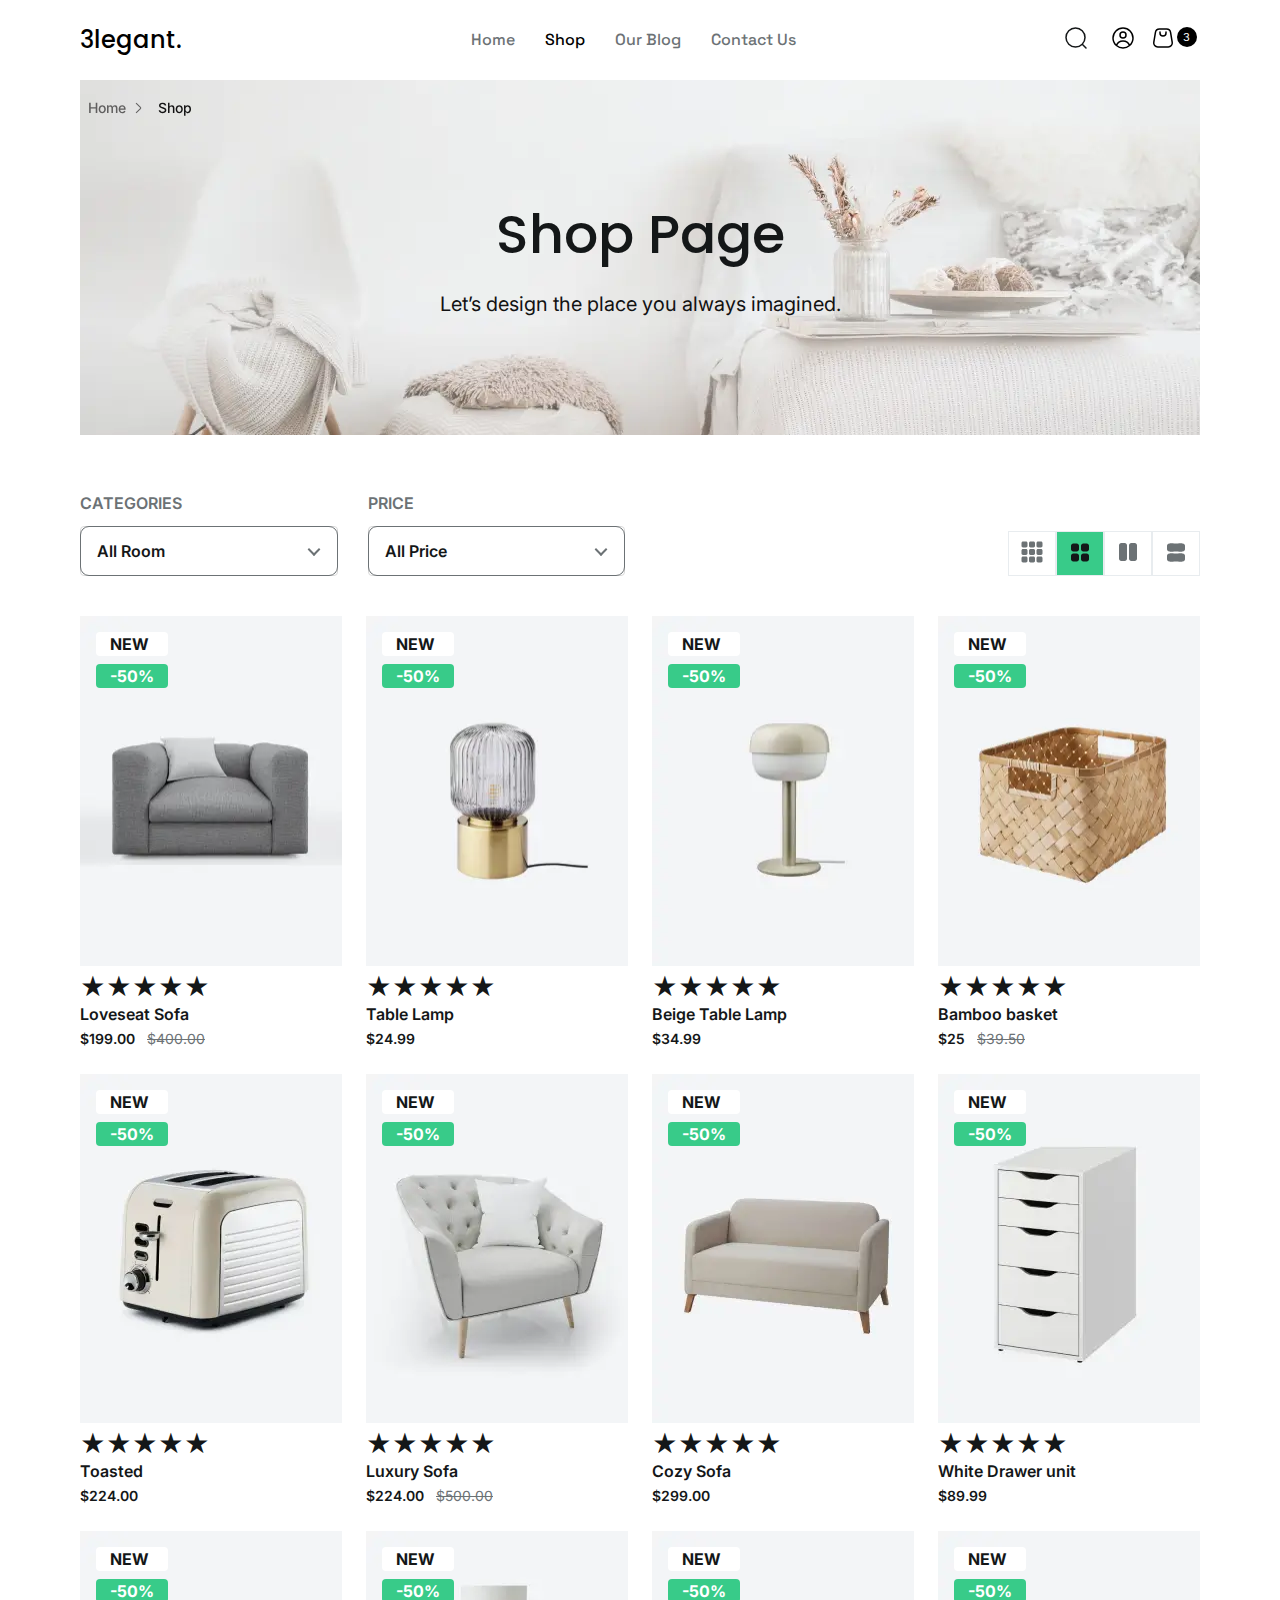
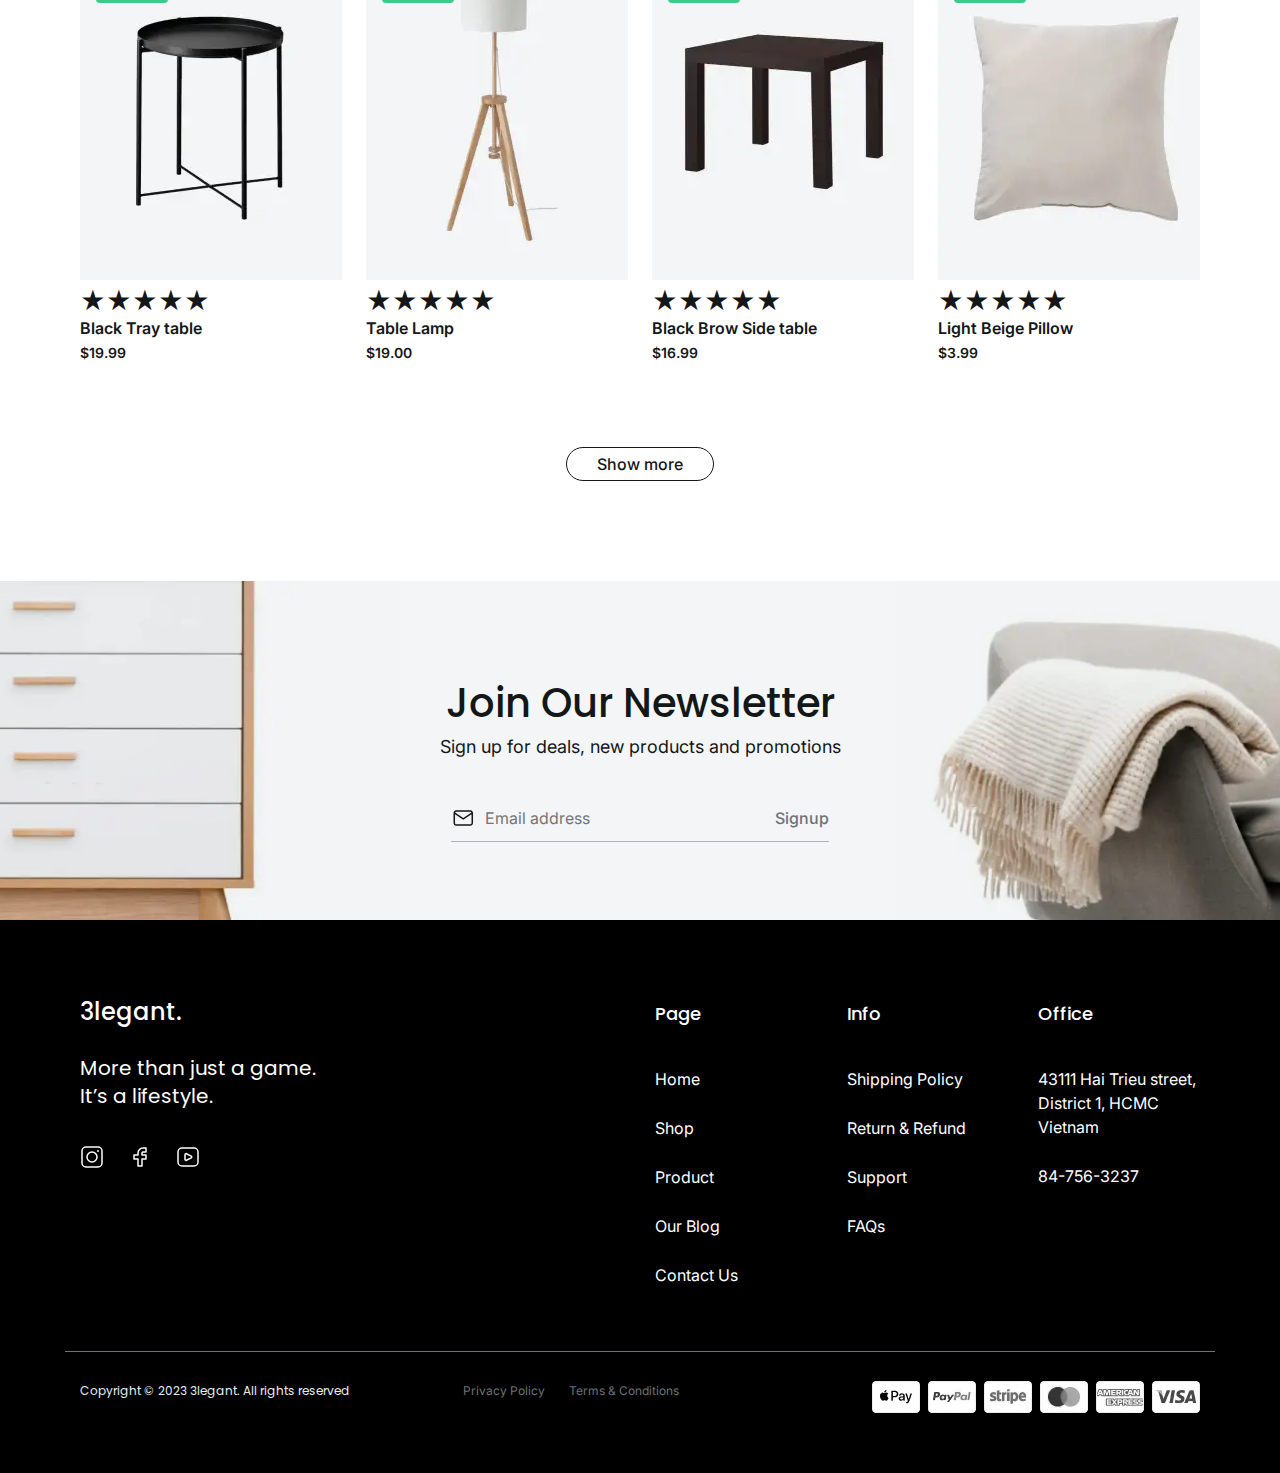
<file: shop.html>
<!DOCTYPE html>
<html lang="en">

<head>
	<title>3legant</title>
	<meta charset="UTF-8">
	<meta name="format-detection" content="telephone=no">
	<!-- <style>body{opacity: 0;}</style> -->
	<link rel="stylesheet" href="css/style.min.css?_v=20240105194103">
	<link rel="shortcut icon" href="favicon.ico">
	<!-- <meta name="robots" content="noindex, nofollow"> -->
	<meta name="viewport" content="width=device-width, initial-scale=1.0">
</head>

<body>
	<div class="wrapper">
		<header class="header">
			<div class="header__container">
				<div class="header__menu menu">
					<div class="menu__box">
						<div class="menu__icon">
							<span></span>
						</div>
						<a href="./index.html" class="menu__logo">3legant.</a>
					</div>
					<nav class="menu__body">
						<ul class="menu__list">
							<form class="menu__form" action="#">
								<button type="submit" class="form__button_s">
									<svg xmlns="http://www.w3.org/2000/svg" width="24" height="24" viewBox="0 0 24 24" fill="none">
										<path d="M18.5 18.5L22 22M21 11.5C21 6.25329 16.7467 2 11.5 2C6.25329 2 2 6.25329 2 11.5C2 16.7467 6.25329 21 11.5 21C16.7467 21 21 16.7467 21 11.5Z" stroke="#141718" stroke-width="1.5" stroke-linecap="round" stroke-linejoin="round" />
									</svg>
								</button>
								<input class="menu__search" type="text" name="search" autocomplete="off" placeholder="Search">
							</form>
							<li><a href="./index.html" class="menu-link">Home</a></li>
							<li class="menu__item">
								<a href="./shop.html" class="menu-link">Shop</a>
							</li>
							<li class="menu__item">
								<a href="./blog.html" class="menu-link">Our Blog</a>
							</li>
							<li><a href="./contact.html" class="menu-link">Contact Us</a></li>
						</ul>
						<div class="menu__options options-menu">
							<div id="cart" class="options-menu__item">
								<p>Cart</p>
								<p>
									<svg xmlns="http://www.w3.org/2000/svg" width="24" height="24" viewBox="0 0 24 24" fill="none">
										<path d="M9 6L9 7C9 8.65685 10.3431 10 12 10C13.6569 10 15 8.65685 15 7V6" stroke="#141718" stroke-width="1.5" stroke-linecap="round" stroke-linejoin="round" />
										<path d="M15.6115 3H8.38848C6.43313 3 4.76436 4.41365 4.44291 6.3424L2.77624 16.3424C2.36988 18.7805 4.25006 21 6.72182 21H17.2781C19.7499 21 21.6301 18.7805 21.2237 16.3424L19.557 6.3424C19.2356 4.41365 17.5668 3 15.6115 3Z" stroke="#141718" stroke-width="1.5" stroke-linejoin="round" />
									</svg>
								</p>
							</div>
							<div class="options-menu__item">
								<p>Wishlist</p>
								<p>
									<svg xmlns="http://www.w3.org/2000/svg" width="24" height="25" viewBox="0 0 24 25" fill="none">
										<path fill-rule="evenodd" clip-rule="evenodd" d="M12.6924 7.58373C12.3055 7.95505 11.6945 7.95505 11.3076 7.58373L10.6152 6.91927C9.80477 6.14154 8.70994 5.66667 7.5 5.66667C5.01472 5.66667 3 7.68139 3 10.1667C3 12.5493 4.28979 14.5167 6.15176 16.1332C8.01532 17.7511 10.2434 18.8241 11.5746 19.3717C11.853 19.4862 12.147 19.4862 12.4254 19.3717C13.7566 18.8241 15.9847 17.7511 17.8482 16.1332C19.7102 14.5167 21 12.5493 21 10.1667C21 7.68139 18.9853 5.66667 16.5 5.66667C15.2901 5.66667 14.1952 6.14154 13.3848 6.91927L12.6924 7.58373ZM12 5.47624C10.8321 4.35548 9.24649 3.66667 7.5 3.66667C3.91015 3.66667 1 6.57682 1 10.1667C1 16.5349 7.97034 20.0517 10.8138 21.2214C11.5796 21.5364 12.4204 21.5364 13.1862 21.2214C16.0297 20.0517 23 16.5349 23 10.1667C23 6.57682 20.0899 3.66667 16.5 3.66667C14.7535 3.66667 13.1679 4.35548 12 5.47624Z" fill="#141718" />
									</svg>
								</p>
							</div>
							<button data-popup="#signIn" class="options-menu__button button">Sign In</button>
							<div class="options-menu__social">
								<a href="#">
									<svg xmlns="http://www.w3.org/2000/svg" width="24" height="24" viewBox="0 0 24 24" fill="none">
										<rect x="2" y="2" width="20" height="20" rx="4" stroke="#141718" stroke-width="1.5" />
										<circle cx="18" cy="6" r="1" fill="#141718" />
										<circle cx="12" cy="12" r="5" stroke="#141718" stroke-width="1.5" />
									</svg>
								</a>
								<a href="#">
									<svg xmlns="http://www.w3.org/2000/svg" width="24" height="24" viewBox="0 0 24 24" fill="none">
										<path d="M18 3H15C12.2386 3 10 5.23858 10 8V10H6V14H10V21H14V14H18V10H14V8C14 7.44772 14.4477 7 15 7H18V3Z" stroke="#141718" stroke-width="1.5" stroke-linecap="round" stroke-linejoin="round" />
									</svg>
								</a>
								<a href="#">
									<svg xmlns="http://www.w3.org/2000/svg" width="24" height="24" viewBox="0 0 24 24" fill="none">
										<rect x="2" y="3" width="20" height="18" rx="4" stroke="#141718" stroke-width="1.5" />
										<path d="M10.4472 8.72361L15.2111 11.1056C15.9482 11.4741 15.9482 12.5259 15.2111 12.8944L10.4472 15.2764C9.78231 15.6088 9 15.1253 9 14.382V9.61803C9 8.87465 9.78231 8.39116 10.4472 8.72361Z" stroke="#141718" stroke-width="1.5" stroke-linecap="round" />
									</svg>
								</a>
							</div>
						</div>
					</nav>
					<div class="menu__manage manage-menu">
						<div class="manage-menu__search" tabindex="0">
							<form action="#">
								<input type="search">
								<svg xmlns="http://www.w3.org/2000/svg" width="24" height="24" viewBox="0 0 24 24" fill="none">
									<path d="M18.5 18.5L22 22M21 11.5C21 6.25329 16.7467 2 11.5 2C6.25329 2 2 6.25329 2 11.5C2 16.7467 6.25329 21 11.5 21C16.7467 21 21 16.7467 21 11.5Z" stroke="#141718" stroke-width="1.5" stroke-linecap="round" stroke-linejoin="round" />
								</svg>
							</form>
						</div>
						<button data-popup="#signIn" class="manage-menu__profile">
							<svg xmlns="http://www.w3.org/2000/svg" width="24" height="24" viewBox="0 0 24 24" fill="none">
								<path d="M18.5588 19.5488C17.5654 16.8918 15.0036 15 12 15C8.99638 15 6.4346 16.8918 5.44117 19.5488M18.5588 19.5488C20.6672 17.7154 22 15.0134 22 12C22 6.47715 17.5228 2 12 2C6.47715 2 2 6.47715 2 12C2 15.0134 3.33285 17.7154 5.44117 19.5488M18.5588 19.5488C16.8031 21.0756 14.5095 22 12 22C9.49052 22 7.19694 21.0756 5.44117 19.5488M15 9C15 10.6569 13.6569 12 12 12C10.3431 12 9 10.6569 9 9C9 7.34315 10.3431 6 12 6C13.6569 6 15 7.34315 15 9Z" stroke="#141718" stroke-width="1.5" stroke-linejoin="round" />
							</svg>
						</button>
						<button class="manage-menu__cart">
							<svg xmlns="http://www.w3.org/2000/svg" width="24" height="24" viewBox="0 0 24 24" fill="none">
								<path d="M9 6L9 7C9 8.65685 10.3431 10 12 10C13.6569 10 15 8.65685 15 7V6" stroke="#141718" stroke-width="1.5" stroke-linecap="round" stroke-linejoin="round" />
								<path d="M15.6115 3H8.38851C6.43316 3 4.7644 4.41365 4.44294 6.3424L2.77627 16.3424C2.36992 18.7805 4.25009 21 6.72185 21H17.2782C19.7499 21 21.6301 18.7805 21.2237 16.3424L19.5571 6.3424C19.2356 4.41365 17.5669 3 15.6115 3Z" stroke="#141718" stroke-width="1.5" stroke-linejoin="round" />
							</svg>
						</button>
					</div>
				</div>
			</div>
			<div class="flyout">
				<div class="flyout__body">
					<div class="flyout__head">
						<p>Cart</p>
						<div class="close-flyout">
							<svg xmlns="http://www.w3.org/2000/svg" width="35" height="35" viewBox="0 0 24 24" fill="none">
								<path fill-rule="evenodd" clip-rule="evenodd" d="M5.29289 5.29289C5.68342 4.90237 6.31658 4.90237 6.70711 5.29289L12 10.5858L17.2929 5.29289C17.6834 4.90237 18.3166 4.90237 18.7071 5.29289C19.0976 5.68342 19.0976 6.31658 18.7071 6.70711L13.4142 12L18.7071 17.2929C19.0976 17.6834 19.0976 18.3166 18.7071 18.7071C18.3166 19.0976 17.6834 19.0976 17.2929 18.7071L12 13.4142L6.70711 18.7071C6.31658 19.0976 5.68342 19.0976 5.29289 18.7071C4.90237 18.3166 4.90237 17.6834 5.29289 17.2929L10.5858 12L5.29289 6.70711C4.90237 6.31658 4.90237 5.68342 5.29289 5.29289Z" fill="#6C7275" />
							</svg>
						</div>
					</div>
					<div class="flyout__cart">
						<div class="flyout__item">
							<div class="item-flyout__image">
								<picture><source srcset="img/flyout/01.webp" type="image/webp"><img src="img/flyout/01.jpg" alt="image"></picture>
							</div>
							<div class="item-flyout__content">
								<div class="item-flyout__name">Tray Table</div>
								<div class="item-flyout__color">Color: Black</div>
								<div class="item-flyout__counter counter">
									<div class="counter__minus">
										<svg xmlns="http://www.w3.org/2000/svg" width="16" height="32" viewBox="0 0 16 16" fill="none">
											<path d="M3.22925 8H12.5626" stroke="#000" stroke-width="0.75" stroke-linecap="round" stroke-linejoin="round" />
										</svg>
									</div>
									<div class="counter__figure">2</div>
									<div class="counter__plus">
										<svg xmlns="http://www.w3.org/2000/svg" width="16" height="32" viewBox="0 0 16 16" fill="none">
											<path fill-rule="evenodd" clip-rule="evenodd" d="M8.375 3.33301C8.375 3.1259 8.20711 2.95801 8 2.95801C7.79289 2.95801 7.625 3.1259 7.625 3.33301V7.62469H3.33325C3.12615 7.62469 2.95825 7.79259 2.95825 7.99969C2.95825 8.2068 3.12615 8.37469 3.33325 8.37469H7.625V12.6663C7.625 12.8734 7.79289 13.0413 8 13.0413C8.20711 13.0413 8.375 12.8734 8.375 12.6663V8.37469H12.6666C12.8737 8.37469 13.0416 8.2068 13.0416 7.99969C13.0416 7.79259 12.8737 7.62469 12.6666 7.62469H8.375V3.33301Z" fill="#121212" />
										</svg>
									</div>
								</div>
							</div>
							<div class="item-flyout__price">
								<p>$19.19</p>
								<button class="delete-item">
									<svg xmlns="http://www.w3.org/2000/svg" width="24" height="24" viewBox="0 0 24 24" fill="none">
										<path fill-rule="evenodd" clip-rule="evenodd" d="M5.29289 5.29289C5.68342 4.90237 6.31658 4.90237 6.70711 5.29289L12 10.5858L17.2929 5.29289C17.6834 4.90237 18.3166 4.90237 18.7071 5.29289C19.0976 5.68342 19.0976 6.31658 18.7071 6.70711L13.4142 12L18.7071 17.2929C19.0976 17.6834 19.0976 18.3166 18.7071 18.7071C18.3166 19.0976 17.6834 19.0976 17.2929 18.7071L12 13.4142L6.70711 18.7071C6.31658 19.0976 5.68342 19.0976 5.29289 18.7071C4.90237 18.3166 4.90237 17.6834 5.29289 17.2929L10.5858 12L5.29289 6.70711C4.90237 6.31658 4.90237 5.68342 5.29289 5.29289Z" fill="#6C7275" />
									</svg>
								</button>
							</div>
						</div>
						<div class="flyout__item">
							<div class="item-flyout__image">
								<picture><source srcset="img/flyout/02.webp" type="image/webp"><img src="img/flyout/02.jpg" alt="image"></picture>
							</div>
							<div class="item-flyout__content">
								<div class="item-flyout__name">Tray Table</div>
								<div class="item-flyout__color">Color: Red</div>
								<div class="item-flyout__counter counter">
									<div class="counter__minus">
										<svg xmlns="http://www.w3.org/2000/svg" width="16" height="32" viewBox="0 0 16 16" fill="none">
											<path d="M3.22925 8H12.5626" stroke="#000" stroke-width="0.75" stroke-linecap="round" stroke-linejoin="round" />
										</svg>
									</div>
									<div class="counter__figure">1</div>
									<div class="counter__plus">
										<svg xmlns="http://www.w3.org/2000/svg" width="16" height="32" viewBox="0 0 16 16" fill="none">
											<path fill-rule="evenodd" clip-rule="evenodd" d="M8.375 3.33301C8.375 3.1259 8.20711 2.95801 8 2.95801C7.79289 2.95801 7.625 3.1259 7.625 3.33301V7.62469H3.33325C3.12615 7.62469 2.95825 7.79259 2.95825 7.99969C2.95825 8.2068 3.12615 8.37469 3.33325 8.37469H7.625V12.6663C7.625 12.8734 7.79289 13.0413 8 13.0413C8.20711 13.0413 8.375 12.8734 8.375 12.6663V8.37469H12.6666C12.8737 8.37469 13.0416 8.2068 13.0416 7.99969C13.0416 7.79259 12.8737 7.62469 12.6666 7.62469H8.375V3.33301Z" fill="#121212" />
										</svg>
									</div>
								</div>
							</div>
							<div class="item-flyout__price">
								<p>$19.19</p>
								<button class="delete-item">
									<svg xmlns="http://www.w3.org/2000/svg" width="24" height="24" viewBox="0 0 24 24" fill="none">
										<path fill-rule="evenodd" clip-rule="evenodd" d="M5.29289 5.29289C5.68342 4.90237 6.31658 4.90237 6.70711 5.29289L12 10.5858L17.2929 5.29289C17.6834 4.90237 18.3166 4.90237 18.7071 5.29289C19.0976 5.68342 19.0976 6.31658 18.7071 6.70711L13.4142 12L18.7071 17.2929C19.0976 17.6834 19.0976 18.3166 18.7071 18.7071C18.3166 19.0976 17.6834 19.0976 17.2929 18.7071L12 13.4142L6.70711 18.7071C6.31658 19.0976 5.68342 19.0976 5.29289 18.7071C4.90237 18.3166 4.90237 17.6834 5.29289 17.2929L10.5858 12L5.29289 6.70711C4.90237 6.31658 4.90237 5.68342 5.29289 5.29289Z" fill="#6C7275" />
									</svg>
								</button>
							</div>
						</div>
						<div class="flyout__item">
							<div class="item-flyout__image">
								<picture><source srcset="img/flyout/03.webp" type="image/webp"><img src="img/flyout/03.jpg" alt="image"></picture>
							</div>
							<div class="item-flyout__content">
								<div class="item-flyout__name">Table lamp</div>
								<div class="item-flyout__color">Color: gold</div>
								<div class="item-flyout__counter counter">
									<div class="counter__minus">
										<svg xmlns="http://www.w3.org/2000/svg" width="16" height="32" viewBox="0 0 16 16" fill="none">
											<path d="M3.22925 8H12.5626" stroke="#000" stroke-width="0.75" stroke-linecap="round" stroke-linejoin="round" />
										</svg>
									</div>
									<div class="counter__figure">1</div>
									<div class="counter__plus">
										<svg xmlns="http://www.w3.org/2000/svg" width="16" height="32" viewBox="0 0 16 16" fill="none">
											<path fill-rule="evenodd" clip-rule="evenodd" d="M8.375 3.33301C8.375 3.1259 8.20711 2.95801 8 2.95801C7.79289 2.95801 7.625 3.1259 7.625 3.33301V7.62469H3.33325C3.12615 7.62469 2.95825 7.79259 2.95825 7.99969C2.95825 8.2068 3.12615 8.37469 3.33325 8.37469H7.625V12.6663C7.625 12.8734 7.79289 13.0413 8 13.0413C8.20711 13.0413 8.375 12.8734 8.375 12.6663V8.37469H12.6666C12.8737 8.37469 13.0416 8.2068 13.0416 7.99969C13.0416 7.79259 12.8737 7.62469 12.6666 7.62469H8.375V3.33301Z" fill="#121212" />
										</svg>
									</div>
								</div>
							</div>
							<div class="item-flyout__price">
								<p>$39.00</p>
								<button class="delete-item">
									<svg xmlns="http://www.w3.org/2000/svg" width="24" height="24" viewBox="0 0 24 24" fill="none">
										<path fill-rule="evenodd" clip-rule="evenodd" d="M5.29289 5.29289C5.68342 4.90237 6.31658 4.90237 6.70711 5.29289L12 10.5858L17.2929 5.29289C17.6834 4.90237 18.3166 4.90237 18.7071 5.29289C19.0976 5.68342 19.0976 6.31658 18.7071 6.70711L13.4142 12L18.7071 17.2929C19.0976 17.6834 19.0976 18.3166 18.7071 18.7071C18.3166 19.0976 17.6834 19.0976 17.2929 18.7071L12 13.4142L6.70711 18.7071C6.31658 19.0976 5.68342 19.0976 5.29289 18.7071C4.90237 18.3166 4.90237 17.6834 5.29289 17.2929L10.5858 12L5.29289 6.70711C4.90237 6.31658 4.90237 5.68342 5.29289 5.29289Z" fill="#6C7275" />
									</svg>
								</button>
							</div>
						</div>
					</div>
					<div class="flyout__sum">
						<div class="sum__subtotal">
							<p>Subtotal</p>
							<p>$99.00</p>
						</div>
						<div class="sum__total">
							<p>Total</p>
							<p>$234.00</p>
						</div>
						<button class="sum__button button">Checkout</button>
						<div class="sum__link"><a href="#">View Cart</a></div>
					</div>
				</div>
			</div>
			<div class="to-top" data-goto=".page" data-goto-top="80">
				<svg width="20" height="20" viewBox="0 0 20 20" fill="none" xmlns="http://www.w3.org/2000/svg">
					<path d="M9.99999 15.8333V4.16659" stroke="#6C7275" stroke-width="1.25" stroke-linecap="round" stroke-linejoin="round" />
					<path d="M15 9.16675L9.99999 4.16675" stroke="#6C7275" stroke-width="1.25" stroke-linecap="round" stroke-linejoin="round" />
					<path d="M5 9.16675L10 4.16675" stroke="#6C7275" stroke-width="1.25" stroke-linecap="round" stroke-linejoin="round" />
				</svg>
			</div>
		</header>

		<main class="page">
			<div class="shop__crumb crumb">
				<div class="crumb__container">
					<div class="crumb__body">
						<a href="./index.html">Home</a>
						<p>Shop</p>
					</div>
				</div>
			</div>
			<section class="shop-main">
				<div class="shop-main__container">
					<div class="shop-main__box">
						<div class="shop-main__content">
							<h1 class="shop-main__title">Shop Page</h1>
							<div class="shop-main__text">Let’s design the place you always imagined.</div>
						</div>
						<div data-change class="shop-main__image">
							<picture><source srcset="img/shop/main/01.webp" type="image/webp"><img src="img/shop/main/01.jpg" alt="image"></picture>
							<picture><source srcset="img/shop/main/011.webp" type="image/webp"><img src="img/shop/main/011.jpg" alt="image"></picture>
						</div>
					</div>
				</div>
			</section>
			<div class="shop-store store">
				<div class="store__filter filter-store">
					<div class="filter-store__container">
						<div class="filter-store__body">
							<div class="filter-store__item item-filter">
								<div class="item-filter__label">CATEGORIES</div>
								<select class="item-filter__select">
									<option>All Room</option>
									<option>Living Room</option>
									<option>Bedroom</option>
									<option>Dinning</option>
									<option>Outdoor</option>
									<option value="" selected>All Room</option>
								</select>
							</div>
							<div class="filter-store__item item-filter">
								<div class="item-filter__label">PRICE</div>
								<select class="item-filter__select">
									<option>All Price</option>
									<option>0$ - 10$</option>
									<option>10$ - 50$</option>
									<option>50$ - 100$</option>
									<option>More 100$</option>
									<option value="" selected>All Price</option>
								</select>
							</div>
							<div class="filter-store__view view">
								<div class="view__item">
									<svg xmlns="http://www.w3.org/2000/svg" width="24" height="24" viewBox="0 0 24 24" fill="none">
										<path d="M1.5 3C1.5 2.60218 1.65804 2.22064 1.93934 1.93934C2.22064 1.65804 2.60218 1.5 3 1.5H6C6.39782 1.5 6.77936 1.65804 7.06066 1.93934C7.34196 2.22064 7.5 2.60218 7.5 3V6C7.5 6.39782 7.34196 6.77936 7.06066 7.06066C6.77936 7.34196 6.39782 7.5 6 7.5H3C2.60218 7.5 2.22064 7.34196 1.93934 7.06066C1.65804 6.77936 1.5 6.39782 1.5 6V3ZM9 3C9 2.60218 9.15804 2.22064 9.43934 1.93934C9.72064 1.65804 10.1022 1.5 10.5 1.5H13.5C13.8978 1.5 14.2794 1.65804 14.5607 1.93934C14.842 2.22064 15 2.60218 15 3V6C15 6.39782 14.842 6.77936 14.5607 7.06066C14.2794 7.34196 13.8978 7.5 13.5 7.5H10.5C10.1022 7.5 9.72064 7.34196 9.43934 7.06066C9.15804 6.77936 9 6.39782 9 6V3ZM16.5 3C16.5 2.60218 16.658 2.22064 16.9393 1.93934C17.2206 1.65804 17.6022 1.5 18 1.5H21C21.3978 1.5 21.7794 1.65804 22.0607 1.93934C22.342 2.22064 22.5 2.60218 22.5 3V6C22.5 6.39782 22.342 6.77936 22.0607 7.06066C21.7794 7.34196 21.3978 7.5 21 7.5H18C17.6022 7.5 17.2206 7.34196 16.9393 7.06066C16.658 6.77936 16.5 6.39782 16.5 6V3ZM1.5 10.5C1.5 10.1022 1.65804 9.72064 1.93934 9.43934C2.22064 9.15804 2.60218 9 3 9H6C6.39782 9 6.77936 9.15804 7.06066 9.43934C7.34196 9.72064 7.5 10.1022 7.5 10.5V13.5C7.5 13.8978 7.34196 14.2794 7.06066 14.5607C6.77936 14.842 6.39782 15 6 15H3C2.60218 15 2.22064 14.842 1.93934 14.5607C1.65804 14.2794 1.5 13.8978 1.5 13.5V10.5ZM9 10.5C9 10.1022 9.15804 9.72064 9.43934 9.43934C9.72064 9.15804 10.1022 9 10.5 9H13.5C13.8978 9 14.2794 9.15804 14.5607 9.43934C14.842 9.72064 15 10.1022 15 10.5V13.5C15 13.8978 14.842 14.2794 14.5607 14.5607C14.2794 14.842 13.8978 15 13.5 15H10.5C10.1022 15 9.72064 14.842 9.43934 14.5607C9.15804 14.2794 9 13.8978 9 13.5V10.5ZM16.5 10.5C16.5 10.1022 16.658 9.72064 16.9393 9.43934C17.2206 9.15804 17.6022 9 18 9H21C21.3978 9 21.7794 9.15804 22.0607 9.43934C22.342 9.72064 22.5 10.1022 22.5 10.5V13.5C22.5 13.8978 22.342 14.2794 22.0607 14.5607C21.7794 14.842 21.3978 15 21 15H18C17.6022 15 17.2206 14.842 16.9393 14.5607C16.658 14.2794 16.5 13.8978 16.5 13.5V10.5ZM1.5 18C1.5 17.6022 1.65804 17.2206 1.93934 16.9393C2.22064 16.658 2.60218 16.5 3 16.5H6C6.39782 16.5 6.77936 16.658 7.06066 16.9393C7.34196 17.2206 7.5 17.6022 7.5 18V21C7.5 21.3978 7.34196 21.7794 7.06066 22.0607C6.77936 22.342 6.39782 22.5 6 22.5H3C2.60218 22.5 2.22064 22.342 1.93934 22.0607C1.65804 21.7794 1.5 21.3978 1.5 21V18ZM9 18C9 17.6022 9.15804 17.2206 9.43934 16.9393C9.72064 16.658 10.1022 16.5 10.5 16.5H13.5C13.8978 16.5 14.2794 16.658 14.5607 16.9393C14.842 17.2206 15 17.6022 15 18V21C15 21.3978 14.842 21.7794 14.5607 22.0607C14.2794 22.342 13.8978 22.5 13.5 22.5H10.5C10.1022 22.5 9.72064 22.342 9.43934 22.0607C9.15804 21.7794 9 21.3978 9 21V18ZM16.5 18C16.5 17.6022 16.658 17.2206 16.9393 16.9393C17.2206 16.658 17.6022 16.5 18 16.5H21C21.3978 16.5 21.7794 16.658 22.0607 16.9393C22.342 17.2206 22.5 17.6022 22.5 18V21C22.5 21.3978 22.342 21.7794 22.0607 22.0607C21.7794 22.342 21.3978 22.5 21 22.5H18C17.6022 22.5 17.2206 22.342 16.9393 22.0607C16.658 21.7794 16.5 21.3978 16.5 21V18Z" fill="#6C7275" />
									</svg>
								</div>
								<div class="view__item _active">
									<svg xmlns="http://www.w3.org/2000/svg" width="24" height="25" viewBox="0 0 24 25" fill="none">
										<path d="M8.75 13.5C9.34674 13.5 9.91903 13.7371 10.341 14.159C10.7629 14.581 11 15.1533 11 15.75V19.25C11 19.8467 10.7629 20.419 10.341 20.841C9.91903 21.2629 9.34674 21.5 8.75 21.5H5.25C4.65326 21.5 4.08097 21.2629 3.65901 20.841C3.23705 20.419 3 19.8467 3 19.25V15.75C3 15.1533 3.23705 14.581 3.65901 14.159C4.08097 13.7371 4.65326 13.5 5.25 13.5H8.75ZM18.75 13.5C19.3467 13.5 19.919 13.7371 20.341 14.159C20.7629 14.581 21 15.1533 21 15.75V19.25C21 19.8467 20.7629 20.419 20.341 20.841C19.919 21.2629 19.3467 21.5 18.75 21.5H15.25C14.6533 21.5 14.081 21.2629 13.659 20.841C13.2371 20.419 13 19.8467 13 19.25V15.75C13 15.1533 13.2371 14.581 13.659 14.159C14.081 13.7371 14.6533 13.5 15.25 13.5H18.75ZM8.75 3.5C9.34674 3.5 9.91903 3.73705 10.341 4.15901C10.7629 4.58097 11 5.15326 11 5.75V9.25C11 9.84674 10.7629 10.419 10.341 10.841C9.91903 11.2629 9.34674 11.5 8.75 11.5H5.25C4.65326 11.5 4.08097 11.2629 3.65901 10.841C3.23705 10.419 3 9.84674 3 9.25V5.75C3 5.15326 3.23705 4.58097 3.65901 4.15901C4.08097 3.73705 4.65326 3.5 5.25 3.5H8.75ZM18.75 3.5C19.3467 3.5 19.919 3.73705 20.341 4.15901C20.7629 4.58097 21 5.15326 21 5.75V9.25C21 9.84674 20.7629 10.419 20.341 10.841C19.919 11.2629 19.3467 11.5 18.75 11.5H15.25C14.6533 11.5 14.081 11.2629 13.659 10.841C13.2371 10.419 13 9.84674 13 9.25V5.75C13 5.15326 13.2371 4.58097 13.659 4.15901C14.081 3.73705 14.6533 3.5 15.25 3.5H18.75Z" fill="#141718" />
									</svg>
								</div>
								<div class="view__item">
									<svg xmlns="http://www.w3.org/2000/svg" width="24" height="24" viewBox="0 0 24 24" fill="none">
										<path d="M8.75 13C9.34674 13 9.91903 13.2371 10.341 13.659C10.7629 14.081 11 14.6533 11 15.25V18.75C11 19.3467 10.7629 19.919 10.341 20.341C9.91903 20.7629 9.34674 21 8.75 21H5.25C4.65326 21 4.08097 20.7629 3.65901 20.341C3.23705 19.919 3 19.3467 3 18.75V15.25C3 14.6533 3.23705 14.081 3.65901 13.659C4.08097 13.2371 4.65326 13 5.25 13H8.75ZM18.75 13C19.3467 13 19.919 13.2371 20.341 13.659C20.7629 14.081 21 14.6533 21 15.25V18.75C21 19.3467 20.7629 19.919 20.341 20.341C19.919 20.7629 19.3467 21 18.75 21H15.25C14.6533 21 14.081 20.7629 13.659 20.341C13.2371 19.919 13 19.3467 13 18.75V15.25C13 14.6533 13.2371 14.081 13.659 13.659C14.081 13.2371 14.6533 13 15.25 13H18.75ZM8.75 3C9.34674 3 9.91903 3.23705 10.341 3.65901C10.7629 4.08097 11 4.65326 11 5.25V8.75C11 9.34674 10.7629 9.91903 10.341 10.341C9.91903 10.7629 9.34674 11 8.75 11H5.25C4.65326 11 4.08097 10.7629 3.65901 10.341C3.23705 9.91903 3 9.34674 3 8.75V5.25C3 4.65326 3.23705 4.08097 3.65901 3.65901C4.08097 3.23705 4.65326 3 5.25 3H8.75ZM18.75 3C19.3467 3 19.919 3.23705 20.341 3.65901C20.7629 4.08097 21 4.65326 21 5.25V8.75C21 9.34674 20.7629 9.91903 20.341 10.341C19.919 10.7629 19.3467 11 18.75 11H15.25C14.6533 11 14.081 10.7629 13.659 10.341C13.2371 9.91903 13 9.34674 13 8.75V5.25C13 4.65326 13.2371 4.08097 13.659 3.65901C14.081 3.23705 14.6533 3 15.25 3H18.75Z" fill="#6C7275" />
										<path d="M3 6H10.998V18H3V6Z" fill="#6C7275" />
										<path d="M13.002 6H21V18H13.002V6Z" fill="#6C7275" />
									</svg>
								</div>
								<div class="view__item">
									<svg xmlns="http://www.w3.org/2000/svg" width="24" height="25" viewBox="0 0 24 25" fill="none">
										<path d="M13 15.75C13 15.1533 13.2371 14.581 13.659 14.159C14.081 13.7371 14.6533 13.5 15.25 13.5L18.75 13.5C19.3467 13.5 19.919 13.7371 20.341 14.159C20.7629 14.581 21 15.1533 21 15.75L21 19.25C21 19.8467 20.7629 20.419 20.341 20.841C19.919 21.2629 19.3467 21.5 18.75 21.5L15.25 21.5C14.6533 21.5 14.081 21.2629 13.659 20.841C13.2371 20.419 13 19.8467 13 19.25L13 15.75ZM13 5.75C13 5.15326 13.2371 4.58097 13.659 4.15901C14.081 3.73705 14.6533 3.5 15.25 3.5L18.75 3.5C19.3467 3.5 19.919 3.73705 20.341 4.15901C20.7629 4.58097 21 5.15326 21 5.75L21 9.25C21 9.84674 20.7629 10.419 20.341 10.841C19.919 11.2629 19.3467 11.5 18.75 11.5L15.25 11.5C14.6533 11.5 14.081 11.2629 13.659 10.841C13.2371 10.419 13 9.84674 13 9.25L13 5.75ZM3 15.75C3 15.1533 3.23705 14.581 3.65901 14.159C4.08097 13.7371 4.65326 13.5 5.25 13.5L8.75 13.5C9.34674 13.5 9.91903 13.7371 10.341 14.159C10.7629 14.581 11 15.1533 11 15.75L11 19.25C11 19.8467 10.7629 20.419 10.341 20.841C9.91903 21.2629 9.34674 21.5 8.75 21.5L5.25 21.5C4.65326 21.5 4.08097 21.2629 3.65901 20.841C3.23705 20.419 3 19.8467 3 19.25L3 15.75ZM3 5.75C3 5.15326 3.23705 4.58097 3.65901 4.15901C4.08097 3.73705 4.65326 3.5 5.25 3.5L8.75 3.5C9.34674 3.5 9.91903 3.73705 10.341 4.15901C10.7629 4.58097 11 5.15326 11 5.75L11 9.25C11 9.84674 10.7629 10.419 10.341 10.841C9.91903 11.2629 9.34674 11.5 8.75 11.5L5.25 11.5C4.65326 11.5 4.08097 11.2629 3.65901 10.841C3.23705 10.419 3 9.84674 3 9.25L3 5.75Z" fill="#6C7275" />
										<path d="M6 21.5L6 13.502L18 13.502L18 21.5L6 21.5Z" fill="#6C7275" />
										<path d="M6 11.498L6 3.5L18 3.5L18 11.498L6 11.498Z" fill="#6C7275" />
									</svg>
									</svg>
								</div>
							</div>
						</div>
					</div>
				</div>
				<div class="store__goods goods">
					<ul data-showmore="items" class="goods__container">
						<div data-showmore-content="3" class="goods__body">
							<li class="arrivals__item item-arrivals">
								<div class="item-arrivals__card card-arrivals-ibg">
									<div class="card-arrivals__box">
										<div class="card-arrivals__offer">
											<p>NEW</p>
											<p>-50%</p>
										</div>
										<button class="card-arrivals__like">
											<img src="img/arrivals/icon/like.svg" alt="like">
											<img src="img/arrivals/icon/like-check.svg" alt="like">
										</button>
									</div>
									<a href="./goods.html" class="card-arrivals__button button">Add to cart</a>
									<picture><source srcset="img/arrivals/01.webp" type="image/webp"><img src="img/arrivals/01.jpg" alt="image"></picture>
								</div>
								<div class="item-arrivals__description description-arrivals">
									<div class="description-arrivals__star">
										<div class="rating rating_set">
											<div class="rating__body">
												<div class="rating__active"></div>
												<div class="rating__items">
													<input type="radio" class="rating__item" value="1" name="rating">
													<input type="radio" class="rating__item" value="2" name="rating">
													<input type="radio" class="rating__item" value="3" name="rating">
													<input type="radio" class="rating__item" value="4" name="rating">
													<input type="radio" class="rating__item" value="5" name="rating">
												</div>
											</div>
											<div class="rating__value">0</div>
										</div>
									</div>
									<div class="description-arrivals__name">Loveseat Sofa</div>
									<div class="description-arrivals__price">
										<p>$199.00</p>
										<p>$400.00</p>
									</div>
								</div>
							</li>
							<li class="arrivals__item item-arrivals">
								<div class="item-arrivals__card card-arrivals-ibg">
									<div class="card-arrivals__box">
										<div class="card-arrivals__offer">
											<p>NEW</p>
											<p>-50%</p>
										</div>
										<button class="card-arrivals__like">
											<img src="img/arrivals/icon/like.svg" alt="like">
											<img src="img/arrivals/icon/like-check.svg" alt="like">
										</button>
									</div>
									<a href="./goods.html" class="card-arrivals__button button">Add to cart</a>
									<picture><source srcset="img/arrivals/02.webp" type="image/webp"><img src="img/arrivals/02.jpg" alt="image"></picture>
								</div>
								<div class="item-arrivals__description description-arrivals">
									<div class="description-arrivals__star">
										<div class="rating rating_set">
											<div class="rating__body">
												<div class="rating__active"></div>
												<div class="rating__items">
													<input type="radio" class="rating__item" value="1" name="rating">
													<input type="radio" class="rating__item" value="2" name="rating">
													<input type="radio" class="rating__item" value="3" name="rating">
													<input type="radio" class="rating__item" value="4" name="rating">
													<input type="radio" class="rating__item" value="5" name="rating">
												</div>
											</div>
											<div class="rating__value">0</div>
										</div>
									</div>
									<div class="description-arrivals__name">Table Lamp</div>
									<div class="description-arrivals__price">
										<p>$24.99</p>
									</div>
								</div>
							</li>
							<li class="arrivals__item item-arrivals">
								<div class="item-arrivals__card card-arrivals-ibg">
									<div class="card-arrivals__box">
										<div class="card-arrivals__offer">
											<p>NEW</p>
											<p>-50%</p>
										</div>
										<button class="card-arrivals__like">
											<img src="img/arrivals/icon/like.svg" alt="like">
											<img src="img/arrivals/icon/like-check.svg" alt="like">
										</button>
									</div>
									<a href="./goods.html" class="card-arrivals__button button">Add to cart</a>
									<picture><source srcset="img/arrivals/03.webp" type="image/webp"><img src="img/arrivals/03.jpg" alt="image"></picture>
								</div>
								<div class="item-arrivals__description description-arrivals">
									<div class="description-arrivals__star">
										<div class="rating rating_set">
											<div class="rating__body">
												<div class="rating__active"></div>
												<div class="rating__items">
													<input type="radio" class="rating__item" value="1" name="rating">
													<input type="radio" class="rating__item" value="2" name="rating">
													<input type="radio" class="rating__item" value="3" name="rating">
													<input type="radio" class="rating__item" value="4" name="rating">
													<input type="radio" class="rating__item" value="5" name="rating">
												</div>
											</div>
											<div class="rating__value">0</div>
										</div>
									</div>
									<div class="description-arrivals__name">Beige Table Lamp</div>
									<div class="description-arrivals__price">
										<p>$34.99</p>
									</div>
								</div>
							</li>
							<li class="arrivals__item item-arrivals">
								<div class="item-arrivals__card card-arrivals-ibg">
									<div class="card-arrivals__box">
										<div class="card-arrivals__offer">
											<p>NEW</p>
											<p>-50%</p>
										</div>
										<button class="card-arrivals__like">
											<img src="img/arrivals/icon/like.svg" alt="like">
											<img src="img/arrivals/icon/like-check.svg" alt="like">
										</button>
									</div>
									<a href="./goods.html" class="card-arrivals__button button">Add to cart</a>
									<picture><source srcset="img/arrivals/04.webp" type="image/webp"><img src="img/arrivals/04.jpg" alt="image"></picture>
								</div>
								<div class="item-arrivals__description description-arrivals">
									<div class="description-arrivals__star">
										<div class="rating rating_set">
											<div class="rating__body">
												<div class="rating__active"></div>
												<div class="rating__items">
													<input type="radio" class="rating__item" value="1" name="rating">
													<input type="radio" class="rating__item" value="2" name="rating">
													<input type="radio" class="rating__item" value="3" name="rating">
													<input type="radio" class="rating__item" value="4" name="rating">
													<input type="radio" class="rating__item" value="5" name="rating">
												</div>
											</div>
											<div class="rating__value">0</div>
										</div>
									</div>
									<div class="description-arrivals__name">Bamboo basket</div>
									<div class="description-arrivals__price">
										<p>$25</p>
										<p>$39.50</p>
									</div>
								</div>
							</li>
							<li class="arrivals__item item-arrivals">
								<div class="item-arrivals__card card-arrivals-ibg">
									<div class="card-arrivals__box">
										<div class="card-arrivals__offer">
											<p>NEW</p>
											<p>-50%</p>
										</div>
										<button class="card-arrivals__like">
											<img src="img/arrivals/icon/like.svg" alt="like">
											<img src="img/arrivals/icon/like-check.svg" alt="like">
										</button>
									</div>
									<a href="./goods.html" class="card-arrivals__button button">Add to cart</a>
									<picture><source srcset="img/arrivals/05.webp" type="image/webp"><img src="img/arrivals/05.jpg" alt="image"></picture>
								</div>
								<div class="item-arrivals__description description-arrivals">
									<div class="description-arrivals__star">
										<div class="rating rating_set">
											<div class="rating__body">
												<div class="rating__active"></div>
												<div class="rating__items">
													<input type="radio" class="rating__item" value="1" name="rating">
													<input type="radio" class="rating__item" value="2" name="rating">
													<input type="radio" class="rating__item" value="3" name="rating">
													<input type="radio" class="rating__item" value="4" name="rating">
													<input type="radio" class="rating__item" value="5" name="rating">
												</div>
											</div>
											<div class="rating__value">0</div>
										</div>
									</div>
									<div class="description-arrivals__name">Toasted</div>
									<div class="description-arrivals__price">
										<p>$224.00</p>
									</div>
								</div>
							</li>
							<li class="arrivals__item item-arrivals">
								<div class="item-arrivals__card card-arrivals-ibg">
									<div class="card-arrivals__box">
										<div class="card-arrivals__offer">
											<p>NEW</p>
											<p>-50%</p>
										</div>
										<button class="card-arrivals__like">
											<img src="img/arrivals/icon/like.svg" alt="like">
											<img src="img/arrivals/icon/like-check.svg" alt="like">
										</button>
									</div>
									<a href="./goods.html" class="card-arrivals__button button">Add to cart</a>
									<picture><source srcset="img/arrivals/06.webp" type="image/webp"><img src="img/arrivals/06.jpg" alt="image"></picture>
								</div>
								<div class="item-arrivals__description description-arrivals">
									<div class="description-arrivals__star">
										<div class="rating rating_set">
											<div class="rating__body">
												<div class="rating__active"></div>
												<div class="rating__items">
													<input type="radio" class="rating__item" value="1" name="rating">
													<input type="radio" class="rating__item" value="2" name="rating">
													<input type="radio" class="rating__item" value="3" name="rating">
													<input type="radio" class="rating__item" value="4" name="rating">
													<input type="radio" class="rating__item" value="5" name="rating">
												</div>
											</div>
											<div class="rating__value">0</div>
										</div>
									</div>
									<div class="description-arrivals__name">Luxury Sofa</div>
									<div class="description-arrivals__price">
										<p>$224.00</p>
										<p>$500.00</p>
									</div>
								</div>
							</li>
							<li class="arrivals__item item-arrivals">
								<div class="item-arrivals__card card-arrivals-ibg">
									<div class="card-arrivals__box">
										<div class="card-arrivals__offer">
											<p>NEW</p>
											<p>-50%</p>
										</div>
										<button class="card-arrivals__like">
											<img src="img/arrivals/icon/like.svg" alt="like">
											<img src="img/arrivals/icon/like-check.svg" alt="like">
										</button>
									</div>
									<a href="./goods.html" class="card-arrivals__button button">Add to cart</a>
									<picture><source srcset="img/arrivals/07.webp" type="image/webp"><img src="img/arrivals/07.jpg" alt="image"></picture>
								</div>
								<div class="item-arrivals__description description-arrivals">
									<div class="description-arrivals__star">
										<div class="rating rating_set">
											<div class="rating__body">
												<div class="rating__active"></div>
												<div class="rating__items">
													<input type="radio" class="rating__item" value="1" name="rating">
													<input type="radio" class="rating__item" value="2" name="rating">
													<input type="radio" class="rating__item" value="3" name="rating">
													<input type="radio" class="rating__item" value="4" name="rating">
													<input type="radio" class="rating__item" value="5" name="rating">
												</div>
											</div>
											<div class="rating__value">0</div>
										</div>
									</div>
									<div class="description-arrivals__name">Cozy Sofa</div>
									<div class="description-arrivals__price">
										<p>$299.00</p>
									</div>
								</div>
							</li>
							<li class="arrivals__item item-arrivals">
								<div class="item-arrivals__card card-arrivals-ibg">
									<div class="card-arrivals__box">
										<div class="card-arrivals__offer">
											<p>NEW</p>
											<p>-50%</p>
										</div>
										<button class="card-arrivals__like">
											<img src="img/arrivals/icon/like.svg" alt="like">
											<img src="img/arrivals/icon/like-check.svg" alt="like">
										</button>
									</div>
									<a href="./goods.html" class="card-arrivals__button button">Add to cart</a>
									<picture><source srcset="img/arrivals/08.webp" type="image/webp"><img src="img/arrivals/08.jpg" alt="image"></picture>
								</div>
								<div class="item-arrivals__description description-arrivals">
									<div class="description-arrivals__star">
										<div class="rating rating_set">
											<div class="rating__body">
												<div class="rating__active"></div>
												<div class="rating__items">
													<input type="radio" class="rating__item" value="1" name="rating">
													<input type="radio" class="rating__item" value="2" name="rating">
													<input type="radio" class="rating__item" value="3" name="rating">
													<input type="radio" class="rating__item" value="4" name="rating">
													<input type="radio" class="rating__item" value="5" name="rating">
												</div>
											</div>
											<div class="rating__value">0</div>
										</div>
									</div>
									<div class="description-arrivals__name">White Drawer unit</div>
									<div class="description-arrivals__price">
										<p>$89.99</p>
									</div>
								</div>
							</li>
							<li class="arrivals__item item-arrivals">
								<div class="item-arrivals__card card-arrivals-ibg">
									<div class="card-arrivals__box">
										<div class="card-arrivals__offer">
											<p>NEW</p>
											<p>-50%</p>
										</div>
										<button class="card-arrivals__like">
											<img src="img/arrivals/icon/like.svg" alt="like">
											<img src="img/arrivals/icon/like-check.svg" alt="like">
										</button>
									</div>
									<a href="./goods.html" class="card-arrivals__button button">Add to cart</a>
									<picture><source srcset="img/arrivals/09.webp" type="image/webp"><img src="img/arrivals/09.jpg" alt="image"></picture>
								</div>
								<div class="item-arrivals__description description-arrivals">
									<div class="description-arrivals__star">
										<div class="rating rating_set">
											<div class="rating__body">
												<div class="rating__active"></div>
												<div class="rating__items">
													<input type="radio" class="rating__item" value="1" name="rating">
													<input type="radio" class="rating__item" value="2" name="rating">
													<input type="radio" class="rating__item" value="3" name="rating">
													<input type="radio" class="rating__item" value="4" name="rating">
													<input type="radio" class="rating__item" value="5" name="rating">
												</div>
											</div>
											<div class="rating__value">0</div>
										</div>
									</div>
									<div class="description-arrivals__name">Black Tray table</div>
									<div class="description-arrivals__price">
										<p>$19.99</p>
									</div>
								</div>
							</li>
							<li class="arrivals__item item-arrivals">
								<div class="item-arrivals__card card-arrivals-ibg">
									<div class="card-arrivals__box">
										<div class="card-arrivals__offer">
											<p>NEW</p>
											<p>-50%</p>
										</div>
										<button class="card-arrivals__like">
											<img src="img/arrivals/icon/like.svg" alt="like">
											<img src="img/arrivals/icon/like-check.svg" alt="like">
										</button>
									</div>
									<a href="./goods.html" class="card-arrivals__button button">Add to cart</a>
									<picture><source srcset="img/arrivals/10.webp" type="image/webp"><img src="img/arrivals/10.jpg" alt="image"></picture>
								</div>
								<div class="item-arrivals__description description-arrivals">
									<div class="description-arrivals__star">
										<div class="rating rating_set">
											<div class="rating__body">
												<div class="rating__active"></div>
												<div class="rating__items">
													<input type="radio" class="rating__item" value="1" name="rating">
													<input type="radio" class="rating__item" value="2" name="rating">
													<input type="radio" class="rating__item" value="3" name="rating">
													<input type="radio" class="rating__item" value="4" name="rating">
													<input type="radio" class="rating__item" value="5" name="rating">
												</div>
											</div>
											<div class="rating__value">0</div>
										</div>
									</div>
									<div class="description-arrivals__name">Table Lamp</div>
									<div class="description-arrivals__price">
										<p>$19.00</p>
									</div>
								</div>
							</li>
							<li class="arrivals__item item-arrivals">
								<div class="item-arrivals__card card-arrivals-ibg">
									<div class="card-arrivals__box">
										<div class="card-arrivals__offer">
											<p>NEW</p>
											<p>-50%</p>
										</div>
										<button class="card-arrivals__like">
											<img src="img/arrivals/icon/like.svg" alt="like">
											<img src="img/arrivals/icon/like-check.svg" alt="like">
										</button>
									</div>
									<a href="./goods.html" class="card-arrivals__button button">Add to cart</a>
									<picture><source srcset="img/arrivals/11.webp" type="image/webp"><img src="img/arrivals/11.jpg" alt="image"></picture>
								</div>
								<div class="item-arrivals__description description-arrivals">
									<div class="description-arrivals__star">
										<div class="rating rating_set">
											<div class="rating__body">
												<div class="rating__active"></div>
												<div class="rating__items">
													<input type="radio" class="rating__item" value="1" name="rating">
													<input type="radio" class="rating__item" value="2" name="rating">
													<input type="radio" class="rating__item" value="3" name="rating">
													<input type="radio" class="rating__item" value="4" name="rating">
													<input type="radio" class="rating__item" value="5" name="rating">
												</div>
											</div>
											<div class="rating__value">0</div>
										</div>
									</div>
									<div class="description-arrivals__name">Black Brow Side table</div>
									<div class="description-arrivals__price">
										<p>$16.99</p>
									</div>
								</div>
							</li>
							<li class="arrivals__item item-arrivals">
								<div class="item-arrivals__card card-arrivals-ibg">
									<div class="card-arrivals__box">
										<div class="card-arrivals__offer">
											<p>NEW</p>
											<p>-50%</p>
										</div>
										<button class="card-arrivals__like">
											<img src="img/arrivals/icon/like.svg" alt="like">
											<img src="img/arrivals/icon/like-check.svg" alt="like">
										</button>
									</div>
									<a href="./goods.html" class="card-arrivals__button button">Add to cart</a>
									<picture><source srcset="img/arrivals/12.webp" type="image/webp"><img src="img/arrivals/12.jpg" alt="image"></picture>
								</div>
								<div class="item-arrivals__description description-arrivals">
									<div class="description-arrivals__star">
										<div class="rating rating_set">
											<div class="rating__body">
												<div class="rating__active"></div>
												<div class="rating__items">
													<input type="radio" class="rating__item" value="1" name="rating">
													<input type="radio" class="rating__item" value="2" name="rating">
													<input type="radio" class="rating__item" value="3" name="rating">
													<input type="radio" class="rating__item" value="4" name="rating">
													<input type="radio" class="rating__item" value="5" name="rating">
												</div>
											</div>
											<div class="rating__value">0</div>
										</div>
									</div>
									<div class="description-arrivals__name">Light Beige Pillow</div>
									<div class="description-arrivals__price">
										<p>$3.99</p>
									</div>
								</div>
							</li>
							<li class="arrivals__item item-arrivals">
								<div class="item-arrivals__card card-arrivals-ibg">
									<div class="card-arrivals__box">
										<div class="card-arrivals__offer">
											<p>NEW</p>
											<p>-50%</p>
										</div>
										<button class="card-arrivals__like">
											<img src="img/arrivals/icon/like.svg" alt="like">
											<img src="img/arrivals/icon/like-check.svg" alt="like">
										</button>
									</div>
									<a href="./goods.html" class="card-arrivals__button button">Add to cart</a>
									<picture><source srcset="img/arrivals/01.webp" type="image/webp"><img src="img/arrivals/01.jpg" alt="image"></picture>
								</div>
								<div class="item-arrivals__description description-arrivals">
									<div class="description-arrivals__star">
										<div class="rating rating_set">
											<div class="rating__body">
												<div class="rating__active"></div>
												<div class="rating__items">
													<input type="radio" class="rating__item" value="1" name="rating">
													<input type="radio" class="rating__item" value="2" name="rating">
													<input type="radio" class="rating__item" value="3" name="rating">
													<input type="radio" class="rating__item" value="4" name="rating">
													<input type="radio" class="rating__item" value="5" name="rating">
												</div>
											</div>
											<div class="rating__value">0</div>
										</div>
									</div>
									<div class="description-arrivals__name">Loveseat Sofa</div>
									<div class="description-arrivals__price">
										<p>$199.00</p>
										<p>$400.00</p>
									</div>
								</div>
							</li>
							<li class="arrivals__item item-arrivals">
								<div class="item-arrivals__card card-arrivals-ibg">
									<div class="card-arrivals__box">
										<div class="card-arrivals__offer">
											<p>NEW</p>
											<p>-50%</p>
										</div>
										<button class="card-arrivals__like">
											<img src="img/arrivals/icon/like.svg" alt="like">
											<img src="img/arrivals/icon/like-check.svg" alt="like">
										</button>
									</div>
									<a href="./goods.html" class="card-arrivals__button button">Add to cart</a>
									<picture><source srcset="img/arrivals/02.webp" type="image/webp"><img src="img/arrivals/02.jpg" alt="image"></picture>
								</div>
								<div class="item-arrivals__description description-arrivals">
									<div class="description-arrivals__star">
										<div class="rating rating_set">
											<div class="rating__body">
												<div class="rating__active"></div>
												<div class="rating__items">
													<input type="radio" class="rating__item" value="1" name="rating">
													<input type="radio" class="rating__item" value="2" name="rating">
													<input type="radio" class="rating__item" value="3" name="rating">
													<input type="radio" class="rating__item" value="4" name="rating">
													<input type="radio" class="rating__item" value="5" name="rating">
												</div>
											</div>
											<div class="rating__value">0</div>
										</div>
									</div>
									<div class="description-arrivals__name">Table Lamp</div>
									<div class="description-arrivals__price">
										<p>$24.99</p>
									</div>
								</div>
							</li>
							<li class="arrivals__item item-arrivals">
								<div class="item-arrivals__card card-arrivals-ibg">
									<div class="card-arrivals__box">
										<div class="card-arrivals__offer">
											<p>NEW</p>
											<p>-50%</p>
										</div>
										<button class="card-arrivals__like">
											<img src="img/arrivals/icon/like.svg" alt="like">
											<img src="img/arrivals/icon/like-check.svg" alt="like">
										</button>
									</div>
									<a href="./goods.html" class="card-arrivals__button button">Add to cart</a>
									<picture><source srcset="img/arrivals/03.webp" type="image/webp"><img src="img/arrivals/03.jpg" alt="image"></picture>
								</div>
								<div class="item-arrivals__description description-arrivals">
									<div class="description-arrivals__star">
										<div class="rating rating_set">
											<div class="rating__body">
												<div class="rating__active"></div>
												<div class="rating__items">
													<input type="radio" class="rating__item" value="1" name="rating">
													<input type="radio" class="rating__item" value="2" name="rating">
													<input type="radio" class="rating__item" value="3" name="rating">
													<input type="radio" class="rating__item" value="4" name="rating">
													<input type="radio" class="rating__item" value="5" name="rating">
												</div>
											</div>
											<div class="rating__value">0</div>
										</div>
									</div>
									<div class="description-arrivals__name">Beige Table Lamp</div>
									<div class="description-arrivals__price">
										<p>$34.99</p>
									</div>
								</div>
							</li>
							<li class="arrivals__item item-arrivals">
								<div class="item-arrivals__card card-arrivals-ibg">
									<div class="card-arrivals__box">
										<div class="card-arrivals__offer">
											<p>NEW</p>
											<p>-50%</p>
										</div>
										<button class="card-arrivals__like">
											<img src="img/arrivals/icon/like.svg" alt="like">
											<img src="img/arrivals/icon/like-check.svg" alt="like">
										</button>
									</div>
									<a href="./goods.html" class="card-arrivals__button button">Add to cart</a>
									<picture><source srcset="img/arrivals/04.webp" type="image/webp"><img src="img/arrivals/04.jpg" alt="image"></picture>
								</div>
								<div class="item-arrivals__description description-arrivals">
									<div class="description-arrivals__star">
										<div class="rating rating_set">
											<div class="rating__body">
												<div class="rating__active"></div>
												<div class="rating__items">
													<input type="radio" class="rating__item" value="1" name="rating">
													<input type="radio" class="rating__item" value="2" name="rating">
													<input type="radio" class="rating__item" value="3" name="rating">
													<input type="radio" class="rating__item" value="4" name="rating">
													<input type="radio" class="rating__item" value="5" name="rating">
												</div>
											</div>
											<div class="rating__value">0</div>
										</div>
									</div>
									<div class="description-arrivals__name">Bamboo basket</div>
									<div class="description-arrivals__price">
										<p>$25</p>
										<p>$39.50</p>
									</div>
								</div>
							</li>
							<li class="arrivals__item item-arrivals">
								<div class="item-arrivals__card card-arrivals-ibg">
									<div class="card-arrivals__box">
										<div class="card-arrivals__offer">
											<p>NEW</p>
											<p>-50%</p>
										</div>
										<button class="card-arrivals__like">
											<img src="img/arrivals/icon/like.svg" alt="like">
											<img src="img/arrivals/icon/like-check.svg" alt="like">
										</button>
									</div>
									<a href="./goods.html" class="card-arrivals__button button">Add to cart</a>
									<picture><source srcset="img/arrivals/05.webp" type="image/webp"><img src="img/arrivals/05.jpg" alt="image"></picture>
								</div>
								<div class="item-arrivals__description description-arrivals">
									<div class="description-arrivals__star">
										<div class="rating rating_set">
											<div class="rating__body">
												<div class="rating__active"></div>
												<div class="rating__items">
													<input type="radio" class="rating__item" value="1" name="rating">
													<input type="radio" class="rating__item" value="2" name="rating">
													<input type="radio" class="rating__item" value="3" name="rating">
													<input type="radio" class="rating__item" value="4" name="rating">
													<input type="radio" class="rating__item" value="5" name="rating">
												</div>
											</div>
											<div class="rating__value">0</div>
										</div>
									</div>
									<div class="description-arrivals__name">Toasted</div>
									<div class="description-arrivals__price">
										<p>$224.00</p>
									</div>
								</div>
							</li>
							<li class="arrivals__item item-arrivals">
								<div class="item-arrivals__card card-arrivals-ibg">
									<div class="card-arrivals__box">
										<div class="card-arrivals__offer">
											<p>NEW</p>
											<p>-50%</p>
										</div>
										<button class="card-arrivals__like">
											<img src="img/arrivals/icon/like.svg" alt="like">
											<img src="img/arrivals/icon/like-check.svg" alt="like">
										</button>
									</div>
									<a href="./goods.html" class="card-arrivals__button button">Add to cart</a>
									<picture><source srcset="img/arrivals/06.webp" type="image/webp"><img src="img/arrivals/06.jpg" alt="image"></picture>
								</div>
								<div class="item-arrivals__description description-arrivals">
									<div class="description-arrivals__star">
										<div class="rating rating_set">
											<div class="rating__body">
												<div class="rating__active"></div>
												<div class="rating__items">
													<input type="radio" class="rating__item" value="1" name="rating">
													<input type="radio" class="rating__item" value="2" name="rating">
													<input type="radio" class="rating__item" value="3" name="rating">
													<input type="radio" class="rating__item" value="4" name="rating">
													<input type="radio" class="rating__item" value="5" name="rating">
												</div>
											</div>
											<div class="rating__value">0</div>
										</div>
									</div>
									<div class="description-arrivals__name">Luxury Sofa</div>
									<div class="description-arrivals__price">
										<p>$224.00</p>
										<p>$500.00</p>
									</div>
								</div>
							</li>
							<li class="arrivals__item item-arrivals">
								<div class="item-arrivals__card card-arrivals-ibg">
									<div class="card-arrivals__box">
										<div class="card-arrivals__offer">
											<p>NEW</p>
											<p>-50%</p>
										</div>
										<button class="card-arrivals__like">
											<img src="img/arrivals/icon/like.svg" alt="like">
											<img src="img/arrivals/icon/like-check.svg" alt="like">
										</button>
									</div>
									<a href="./goods.html" class="card-arrivals__button button">Add to cart</a>
									<picture><source srcset="img/arrivals/07.webp" type="image/webp"><img src="img/arrivals/07.jpg" alt="image"></picture>
								</div>
								<div class="item-arrivals__description description-arrivals">
									<div class="description-arrivals__star">
										<div class="rating rating_set">
											<div class="rating__body">
												<div class="rating__active"></div>
												<div class="rating__items">
													<input type="radio" class="rating__item" value="1" name="rating">
													<input type="radio" class="rating__item" value="2" name="rating">
													<input type="radio" class="rating__item" value="3" name="rating">
													<input type="radio" class="rating__item" value="4" name="rating">
													<input type="radio" class="rating__item" value="5" name="rating">
												</div>
											</div>
											<div class="rating__value">0</div>
										</div>
									</div>
									<div class="description-arrivals__name">Cozy Sofa</div>
									<div class="description-arrivals__price">
										<p>$299.00</p>
									</div>
								</div>
							</li>
							<li class="arrivals__item item-arrivals">
								<div class="item-arrivals__card card-arrivals-ibg">
									<div class="card-arrivals__box">
										<div class="card-arrivals__offer">
											<p>NEW</p>
											<p>-50%</p>
										</div>
										<button class="card-arrivals__like">
											<img src="img/arrivals/icon/like.svg" alt="like">
											<img src="img/arrivals/icon/like-check.svg" alt="like">
										</button>
									</div>
									<a href="./goods.html" class="card-arrivals__button button">Add to cart</a>
									<picture><source srcset="img/arrivals/08.webp" type="image/webp"><img src="img/arrivals/08.jpg" alt="image"></picture>
								</div>
								<div class="item-arrivals__description description-arrivals">
									<div class="description-arrivals__star">
										<div class="rating rating_set">
											<div class="rating__body">
												<div class="rating__active"></div>
												<div class="rating__items">
													<input type="radio" class="rating__item" value="1" name="rating">
													<input type="radio" class="rating__item" value="2" name="rating">
													<input type="radio" class="rating__item" value="3" name="rating">
													<input type="radio" class="rating__item" value="4" name="rating">
													<input type="radio" class="rating__item" value="5" name="rating">
												</div>
											</div>
											<div class="rating__value">0</div>
										</div>
									</div>
									<div class="description-arrivals__name">White Drawer unit</div>
									<div class="description-arrivals__price">
										<p>$89.99</p>
									</div>
								</div>
							</li>
							<li class="arrivals__item item-arrivals">
								<div class="item-arrivals__card card-arrivals-ibg">
									<div class="card-arrivals__box">
										<div class="card-arrivals__offer">
											<p>NEW</p>
											<p>-50%</p>
										</div>
										<button class="card-arrivals__like">
											<img src="img/arrivals/icon/like.svg" alt="like">
											<img src="img/arrivals/icon/like-check.svg" alt="like">
										</button>
									</div>
									<a href="./goods.html" class="card-arrivals__button button">Add to cart</a>
									<picture><source srcset="img/arrivals/09.webp" type="image/webp"><img src="img/arrivals/09.jpg" alt="image"></picture>
								</div>
								<div class="item-arrivals__description description-arrivals">
									<div class="description-arrivals__star">
										<div class="rating rating_set">
											<div class="rating__body">
												<div class="rating__active"></div>
												<div class="rating__items">
													<input type="radio" class="rating__item" value="1" name="rating">
													<input type="radio" class="rating__item" value="2" name="rating">
													<input type="radio" class="rating__item" value="3" name="rating">
													<input type="radio" class="rating__item" value="4" name="rating">
													<input type="radio" class="rating__item" value="5" name="rating">
												</div>
											</div>
											<div class="rating__value">0</div>
										</div>
									</div>
									<div class="description-arrivals__name">Black Tray table</div>
									<div class="description-arrivals__price">
										<p>$19.99</p>
									</div>
								</div>
							</li>
							<li class="arrivals__item item-arrivals">
								<div class="item-arrivals__card card-arrivals-ibg">
									<div class="card-arrivals__box">
										<div class="card-arrivals__offer">
											<p>NEW</p>
											<p>-50%</p>
										</div>
										<button class="card-arrivals__like">
											<img src="img/arrivals/icon/like.svg" alt="like">
											<img src="img/arrivals/icon/like-check.svg" alt="like">
										</button>
									</div>
									<a href="./goods.html" class="card-arrivals__button button">Add to cart</a>
									<picture><source srcset="img/arrivals/10.webp" type="image/webp"><img src="img/arrivals/10.jpg" alt="image"></picture>
								</div>
								<div class="item-arrivals__description description-arrivals">
									<div class="description-arrivals__star">
										<div class="rating rating_set">
											<div class="rating__body">
												<div class="rating__active"></div>
												<div class="rating__items">
													<input type="radio" class="rating__item" value="1" name="rating">
													<input type="radio" class="rating__item" value="2" name="rating">
													<input type="radio" class="rating__item" value="3" name="rating">
													<input type="radio" class="rating__item" value="4" name="rating">
													<input type="radio" class="rating__item" value="5" name="rating">
												</div>
											</div>
											<div class="rating__value">0</div>
										</div>
									</div>
									<div class="description-arrivals__name">Table Lamp</div>
									<div class="description-arrivals__price">
										<p>$19.00</p>
									</div>
								</div>
							</li>
							<li class="arrivals__item item-arrivals">
								<div class="item-arrivals__card card-arrivals-ibg">
									<div class="card-arrivals__box">
										<div class="card-arrivals__offer">
											<p>NEW</p>
											<p>-50%</p>
										</div>
										<button class="card-arrivals__like">
											<img src="img/arrivals/icon/like.svg" alt="like">
											<img src="img/arrivals/icon/like-check.svg" alt="like">
										</button>
									</div>
									<a href="./goods.html" class="card-arrivals__button button">Add to cart</a>
									<picture><source srcset="img/arrivals/11.webp" type="image/webp"><img src="img/arrivals/11.jpg" alt="image"></picture>
								</div>
								<div class="item-arrivals__description description-arrivals">
									<div class="description-arrivals__star">
										<div class="rating rating_set">
											<div class="rating__body">
												<div class="rating__active"></div>
												<div class="rating__items">
													<input type="radio" class="rating__item" value="1" name="rating">
													<input type="radio" class="rating__item" value="2" name="rating">
													<input type="radio" class="rating__item" value="3" name="rating">
													<input type="radio" class="rating__item" value="4" name="rating">
													<input type="radio" class="rating__item" value="5" name="rating">
												</div>
											</div>
											<div class="rating__value">0</div>
										</div>
									</div>
									<div class="description-arrivals__name">Black Brow Side table</div>
									<div class="description-arrivals__price">
										<p>$16.99</p>
									</div>
								</div>
							</li>
							<li class="arrivals__item item-arrivals">
								<div class="item-arrivals__card card-arrivals-ibg">
									<div class="card-arrivals__box">
										<div class="card-arrivals__offer">
											<p>NEW</p>
											<p>-50%</p>
										</div>
										<button class="card-arrivals__like">
											<img src="img/arrivals/icon/like.svg" alt="like">
											<img src="img/arrivals/icon/like-check.svg" alt="like">
										</button>
									</div>
									<a href="./goods.html" class="card-arrivals__button button">Add to cart</a>
									<picture><source srcset="img/arrivals/12.webp" type="image/webp"><img src="img/arrivals/12.jpg" alt="image"></picture>
								</div>
								<div class="item-arrivals__description description-arrivals">
									<div class="description-arrivals__star">
										<div class="rating rating_set">
											<div class="rating__body">
												<div class="rating__active"></div>
												<div class="rating__items">
													<input type="radio" class="rating__item" value="1" name="rating">
													<input type="radio" class="rating__item" value="2" name="rating">
													<input type="radio" class="rating__item" value="3" name="rating">
													<input type="radio" class="rating__item" value="4" name="rating">
													<input type="radio" class="rating__item" value="5" name="rating">
												</div>
											</div>
											<div class="rating__value">0</div>
										</div>
									</div>
									<div class="description-arrivals__name">Light Beige Pillow</div>
									<div class="description-arrivals__price">
										<p>$3.99</p>
									</div>
								</div>
							</li>
						</div>
						<button hidden data-showmore-button type="button" class="block__more"><span>Show more</span><span>Hide</span></button>
					</ul>
				</div>
			</div>
			<section class="newsletter">
				<div class="newsletter__container">
					<div class="newsletter__box">
						<h3 class="newsletter__title">Join Our Newsletter</h3>
						<div class="newsletter__text">Sign up for deals, new products and promotions</div>
						<form action="#" class="newsletter__form">
							<img src="img/newsletter/icons/email.svg" alt="icon">
							<input class="newsletter__input" type="email" placeholder="Email address" autocomplete="off" data-validate data-required="email" data-error="Введен не верный E-mail">
							<button class="newsletter__button" type="submit">Signup</button>
						</form>
					</div>
				</div>
				<picture><source srcset="img/newsletter/01.webp" type="image/webp"><img src="img/newsletter/01.jpg" alt="image"></picture>
			</section>
			<script>
				let menuList = document.querySelector('.menu__list')
				let itemHeaderMenu = menuList.querySelectorAll('li')
				itemHeaderMenu[1].classList.add('_active')
			</script>
		</main>
		<footer class="footer">
			<div class="footer__container">
				<div class="footer-top top-footer" data-spollers="600,max">
					<div class="top-footer__column top-footer__column_big">
						<a href="#" class="top-footer__logo">3legant.</a>
						<div class="top-footer__quote">
							<p>More than just a game.</p>
							<p>It’s a lifestyle.</p>
						</div>
						<ul class="top-footer__social">
							<li>
								<a href="#">
									<svg xmlns="http://www.w3.org/2000/svg" width="24" height="24" viewBox="0 0 24 24" fill="none">
										<rect x="2" y="2" width="20" height="20" rx="4" stroke="#FEFEFE" stroke-width="1.5" />
										<circle cx="18" cy="6" r="1" fill="#FEFEFE" />
										<circle cx="12" cy="12" r="5" stroke="#FEFEFE" stroke-width="1.5" />
									</svg>
								</a>
							</li>
							<li>
								<a href="#">
									<svg xmlns="http://www.w3.org/2000/svg" width="24" height="24" viewBox="0 0 24 24" fill="none">
										<path d="M18 3H15C12.2386 3 10 5.23858 10 8V10H6V14H10V21H14V14H18V10H14V8C14 7.44772 14.4477 7 15 7H18V3Z" stroke="#FEFEFE" stroke-width="1.5" stroke-linecap="round" stroke-linejoin="round" />
									</svg>
								</a>
							</li>
							<li>
								<a href="#">
									<svg xmlns="http://www.w3.org/2000/svg" width="24" height="24" viewBox="0 0 24 24" fill="none">
										<rect x="2" y="3" width="20" height="18" rx="4" stroke="#FEFEFE" stroke-width="1.5" />
										<path d="M10.4472 8.72361L15.2111 11.1056C15.9482 11.4741 15.9482 12.5259 15.2111 12.8944L10.4472 15.2764C9.78231 15.6088 9 15.1253 9 14.382V9.61803C9 8.87465 9.78231 8.39116 10.4472 8.72361Z" stroke="#FEFEFE" stroke-width="1.5" stroke-linecap="round" />
									</svg>
								</a>
							</li>
						</ul>
					</div>
					<div class="top-footer__column">
						<div class="top-footer__title" data-spoller>Page</div>
						<ul class="top-footer__list">
							<li><a href="./index.html" class="top-footer__item">Home</a></li>
							<li><a href="./shop.html" class="top-footer__item">Shop</a></li>
							<li><a href="./goods.html" class="top-footer__item">Product</a></li>
							<li><a href="./blog.html" class="top-footer__item">Our Blog</a></li>
							<li><a href="./contact.html" class="top-footer__item">Contact Us</a></li>
						</ul>
					</div>
					<div class="top-footer__column">
						<div class="top-footer__title" data-spoller>Info</div>
						<ul class="top-footer__list">
							<li><a href="#" class="top-footer__item">Shipping Policy</a></li>
							<li><a href="#" class="top-footer__item">Return & Refund</a></li>
							<li><a href="#" class="top-footer__item">Support</a></li>
							<li><a href="#" class="top-footer__item">FAQs</a></li>
						</ul>
					</div>
					<div class="top-footer__column">
						<div class="top-footer__title" data-spoller>Office</div>
						<ul class="top-footer__list">
							<li>43111 Hai Trieu street, District 1, HCMC Vietnam</a></li>
							<li><a href="tel:847563237" class="top-footer__item">84-756-3237</a></li>
						</ul>
					</div>
				</div>
				<div class="footer-bottom bottom-footer">
					<div class="bottom-footer__column">
						<p class="bottom-footer__copy">
							Copyright © 2023 3legant. All rights reserved
						</p>
					</div>
					<div class="bottom-footer__column">
						<a href="#">Privacy Policy</a>
						<a href="#">Terms & Conditions</a>
					</div>
					<div class="bottom-footer__column">
						<ul class="bottom-footer__list">
							<li>
								<a href="#" class="bottom-footer__link">
									<picture><source srcset="img/footer/01.webp" type="image/webp"><img src="img/footer/01.png" alt="payment methods"></picture>
								</a>
							</li>
							<li>
								<a href="#" class="bottom-footer__link">
									<picture><source srcset="img/footer/02.webp" type="image/webp"><img src="img/footer/02.png" alt="payment methods"></picture>
								</a>
							</li>
							<li>
								<a href="#" class="bottom-footer__link">
									<picture><source srcset="img/footer/03.webp" type="image/webp"><img src="img/footer/03.png" alt="payment methods"></picture>
								</a>
							</li>
							<li>
								<a href="#" class="bottom-footer__link">
									<picture><source srcset="img/footer/04.webp" type="image/webp"><img src="img/footer/04.png" alt="payment methods"></picture>
								</a>
							</li>
							<li>
								<a href="#" class="bottom-footer__link">
									<picture><source srcset="img/footer/05.webp" type="image/webp"><img src="img/footer/05.png" alt="payment methods"></picture>
								</a>
							</li>
							<li>
								<a href="#" class="bottom-footer__link">
									<picture><source srcset="img/footer/06.webp" type="image/webp"><img src="img/footer/06.png" alt="payment methods"></picture>
								</a>
							</li>
						</ul>
					</div>
				</div>
			</div>
		</footer>
	</div>

	<!-- signUp -->
	<div id="signUp" aria-hidden="true" class="popup">
		<div class="popup__wrapper">
			<div class="popup__content">
				<button data-close type="button" class="popup__close">
					<svg xmlns="http://www.w3.org/2000/svg" height="16" width="12" viewBox="0 0 384 512"><!--!Font Awesome Free 6.5.1 by @fontawesome - https://fontawesome.com License - https://fontawesome.com/license/free Copyright 2023 Fonticons, Inc.-->
						<path d="M342.6 150.6c12.5-12.5 12.5-32.8 0-45.3s-32.8-12.5-45.3 0L192 210.7 86.6 105.4c-12.5-12.5-32.8-12.5-45.3 0s-12.5 32.8 0 45.3L146.7 256 41.4 361.4c-12.5 12.5-12.5 32.8 0 45.3s32.8 12.5 45.3 0L192 301.3 297.4 406.6c12.5 12.5 32.8 12.5 45.3 0s12.5-32.8 0-45.3L237.3 256 342.6 150.6z" />
					</svg>
				</button>
				<div class="sign-up__body">
					<div class="sign-up__image sign-up__image-ibg">
						<div class="sign-up__label">3legant.</div>
						<div data-change class="sign-up__image-box">
							<picture><source srcset="img/singUp/01.webp" type="image/webp"><img src="img/singUp/01.jpg" alt="image"></picture>
							<picture><source srcset="img/singUp/0111.webp" type="image/webp"><img src="img/singUp/0111.jpg" alt="image"></picture>
						</div>
					</div>
					<div class="sign-up__content">
						<div class="sign-up__box">
							<div class="sign-up__title">Sign up</div>
							<div class="sign-up__text">Already have an account? <a href="#" data-popup="#signIn">Sign in</a></div>
							<form class="sign-up__form">
								<input type="text" name="name" autocomplete="off" class="sign-up__input" placeholder="Your name">
								<input type="text" name="name" autocomplete="off" class="sign-up__input" placeholder="Username">
								<input type="text" name="email" autocomplete="off" class="sign-up__input" placeholder="Email address" data-validate data-required="email" data-error="Введен не верный E-mail">
								<div class="sign-up__pass">
									<input type="password" name="Password" autocomplete="off" class="sign-up__input" placeholder="Password">
									<div class="pass-view"></div>
								</div>
								<div class="checkbox">
									<input id="signUp-checkbox" type="checkbox" name="agreemant" class="checkbox__input">
									<label for="signUp-checkbox" class="checkbox__label">I agree with <a href="#">Privacy Policy</a> and <a href="#">Terms of Use</a></label>
								</div>
								<button type="submit" class="sign-up__button button">Sign Up</button>
							</form>
						</div>
					</div>
				</div>
			</div>
		</div>
	</div>

	<!-- signIn -->
	<div id="signIn" aria-hidden="true" class="popup">
		<div class="popup__wrapper">
			<div class="popup__content">
				<button data-close type="button" class="popup__close">
					<svg xmlns="http://www.w3.org/2000/svg" height="16" width="12" viewBox="0 0 384 512"><!--!Font Awesome Free 6.5.1 by @fontawesome - https://fontawesome.com License - https://fontawesome.com/license/free Copyright 2023 Fonticons, Inc.-->
						<path d="M342.6 150.6c12.5-12.5 12.5-32.8 0-45.3s-32.8-12.5-45.3 0L192 210.7 86.6 105.4c-12.5-12.5-32.8-12.5-45.3 0s-12.5 32.8 0 45.3L146.7 256 41.4 361.4c-12.5 12.5-12.5 32.8 0 45.3s32.8 12.5 45.3 0L192 301.3 297.4 406.6c12.5 12.5 32.8 12.5 45.3 0s12.5-32.8 0-45.3L237.3 256 342.6 150.6z" />
					</svg>
				</button>
				<div class="sign-up__body">
					<div class="sign-up__image sign-up__image-ibg">
						<div class="sign-up__label">3legant.</div>
						<div data-change class="sign-up__image-box">
							<picture><source srcset="img/singUp/01.webp" type="image/webp"><img src="img/singUp/01.jpg" alt="image"></picture>
							<picture><source srcset="img/singUp/0111.webp" type="image/webp"><img src="img/singUp/0111.jpg" alt="image"></picture>
						</div>
					</div>
					<div class="sign-up__content">
						<div class="sign-up__box">
							<div class="sign-up__title">Sign In</div>
							<div class="sign-up__text">Don’t have an accout yet? <a href="#" data-popup="#signUp">Sign Up</a></div>
							<form class="sign-up__form">
								<input type="text" name="name" autocomplete="off" class="sign-up__input" placeholder="Your usernam or email address">
								<div class="sign-up__pass">
									<input type="password" name="Password" autocomplete="off" class="sign-up__input" placeholder="Password">
									<div class="pass-view"></div>
								</div>
								<div class="checkbox">
									<input id="signIn-checkbox" type="checkbox" name="agreemant" class="checkbox__input">
									<label for="signIn-checkbox" class="checkbox__label">Remember me</label>
								</div>
								<button type="submit" class="sign-up__button button">Sign Up</button>
							</form>
						</div>
					</div>
				</div>
			</div>
		</div>
	</div>
	<script src="js/app.min.js?_v=20240105194103"></script>
</body>

</html>
</file>
<file: css/style.min.css>
@charset "UTF-8";@import url(https://fonts.googleapis.com/css?family=Inter:regular,500,600,700&display=swap);@import url(https://fonts.googleapis.com/css?family=Poppins:regular,500,600&display=swap);@import url(https://fonts.googleapis.com/css?family=Space+Grotesk:500&display=swap);*{padding:0;margin:0;border:0}*,:after,:before{-webkit-box-sizing:border-box;box-sizing:border-box}body,html{height:100%;min-width:320px}body{color:#141718;line-height:1;font-family:Inter;font-size:1rem;-ms-text-size-adjust:100%;-moz-text-size-adjust:100%;-webkit-text-size-adjust:100%;-webkit-font-smoothing:antialiased;-moz-osx-font-smoothing:grayscale}button,input,textarea{font-family:Inter;font-size:inherit}button{cursor:pointer;color:inherit;background-color:inherit}a{color:inherit}a:link,a:visited{text-decoration:none}a:hover{text-decoration:none}ul li{list-style:none}img{vertical-align:top}h1,h2,h3,h4,h5,h6{font-weight:inherit;font-size:inherit}.lock body{overflow:hidden;-ms-touch-action:none;touch-action:none}.wrapper{min-height:100%;display:-webkit-box;display:-ms-flexbox;display:flex;-webkit-box-orient:vertical;-webkit-box-direction:normal;-ms-flex-direction:column;flex-direction:column;overflow:hidden}.wrapper>main{-webkit-box-flex:1;-ms-flex:1 1 auto;flex:1 1 auto}.wrapper>*{min-width:0}[class*=__container]{max-width:70rem;-webkit-box-sizing:content-box;box-sizing:content-box;margin:0 auto;padding:0 .9375rem}.select{position:relative}.select__body{position:relative}.select__title{color:inherit;text-align:left;border:1px solid #d9d9d9;background-color:#fff;cursor:pointer;width:100%;border-radius:4px}.select__value{display:-webkit-box;display:-ms-flexbox;display:flex;-webkit-box-align:center;-ms-flex-align:center;align-items:center;height:1.875rem;padding:0 .9375rem;gap:.625rem;border-radius:8px 8px 8px 8px}.select__value>*{-webkit-box-flex:1;-ms-flex:1 1 auto;flex:1 1 auto}.select__value:after{content:"";-ms-flex-item-align:stretch;-ms-grid-row-align:stretch;align-self:stretch;-webkit-box-flex:0;-ms-flex:0 0 10px;flex:0 0 10px;-webkit-transition:all .3s ease 0s;-o-transition:all .3s ease 0s;transition:all .3s ease 0s;display:-webkit-box;display:-ms-flexbox;display:flex;-webkit-box-pack:center;-ms-flex-pack:center;justify-content:center;-webkit-box-align:center;-ms-flex-align:center;align-items:center}.select__value._select-pseudo-label::before{content:attr(data-pseudo-label);opacity:.5}.select__text{-webkit-box-flex:1;-ms-flex:1 1 auto;flex:1 1 auto}.select__input{width:100%;background-color:transparent;height:100%}.select__options{color:#000;position:absolute;top:48px;border-radius:0 0 8px 8px;min-width:100%;left:0;background-color:#fff;border-top:0;border:1px solid #d9d9d9;border-top:0;padding:10px 0 5px 0}.select__scroll{overflow-y:auto;overflow-x:hidden;max-height:200px}.select__option{width:100%;display:block;text-align:left;cursor:pointer;padding:5px 15px;color:inherit}.select__option._select-selected{background-color:#eee}.select__row{display:-webkit-inline-box;display:-ms-inline-flexbox;display:inline-flex;-webkit-box-align:center;-ms-flex-align:center;align-items:center}.select._select-open{z-index:5}._select-tag{cursor:pointer}.rating{display:-webkit-box;display:-ms-flexbox;display:flex;-webkit-box-align:end;-ms-flex-align:end;align-items:flex-end;font-size:25px;line-height:.75;-webkit-transition:opacity .3s ease 0s;-o-transition:opacity .3s ease 0s;transition:opacity .3s ease 0s}.rating.rating_sending{opacity:.2}.rating.rating_set .rating__active,.rating.rating_set .rating__item{cursor:pointer}.rating__body{position:relative}.rating__body::before{content:"★★★★★";display:block}.rating__active{position:absolute;width:0%;height:100%;top:0;left:0;overflow:hidden}.rating__active::before{content:"★★★★★";position:absolute;width:100%;height:100%;top:0;left:0;color:#ffd300}.rating__items{display:-webkit-box;display:-ms-flexbox;display:flex;position:absolute;width:100%;height:100%;top:0;left:0}.rating__item{-webkit-box-flex:0;-ms-flex:0 0 20%;flex:0 0 20%;height:100%;opacity:0}.rating__value{display:none;font-size:50%;line-height:1;padding:0 0 0 10px}body::after{content:"";background-color:rgba(0,0,0,.5);position:fixed;width:100%;height:100%;top:0;left:0;opacity:0;-webkit-transition:opacity .8s ease 0s;-o-transition:opacity .8s ease 0s;transition:opacity .8s ease 0s;pointer-events:none;z-index:149}.popup-show body::after{opacity:1}.popup{position:fixed;top:0;left:0;bottom:0;right:0;padding:30px 10px;-webkit-transition:visibility .8s ease 0s;-o-transition:visibility .8s ease 0s;transition:visibility .8s ease 0s;visibility:hidden;pointer-events:none}.popup_show{z-index:150;visibility:visible;overflow:auto;pointer-events:auto}.popup_show .popup__content{visibility:visible;-webkit-transform:scale(1);-ms-transform:scale(1);transform:scale(1)}.popup__wrapper{display:-webkit-box;display:-ms-flexbox;display:flex;-webkit-box-orient:vertical;-webkit-box-direction:normal;-ms-flex-direction:column;flex-direction:column;-webkit-box-align:center;-ms-flex-align:center;align-items:center;min-height:100%;-webkit-box-flex:1;-ms-flex:1 1 auto;flex:1 1 auto;width:100%;display:flex;-webkit-box-pack:center;-ms-flex-pack:center;justify-content:center;align-items:center}.popup__content{visibility:hidden;-webkit-transform:scale(0);-ms-transform:scale(0);transform:scale(0);-webkit-transition:-webkit-transform .3s ease 0s;transition:-webkit-transform .3s ease 0s;-o-transition:transform .3s ease 0s;transition:transform .3s ease 0s;transition:transform .3s ease 0s,-webkit-transform .3s ease 0s;background-color:#eee;padding:20px;width:100%;max-width:900px;border-radius:20px}.lock .popup__content{visibility:visible}[data-showmore-button] span:last-child{display:none}._showmore-active [data-showmore-button] span{display:none}._showmore-active [data-showmore-button] span:last-child{display:block}[class*=-ibg]{position:relative}[class*=-ibg] img{position:absolute;width:100%;height:100%;top:0;left:0;-o-object-fit:cover;object-fit:cover}[class*=-ibg_contain] img{-o-object-fit:contain;object-fit:contain}[data-change] picture:nth-child(2),[data-change]>img:nth-child(2){display:none}.crumb{display:none}.title{font-family:Poppins;font-weight:500;line-height:110%}.button{background-color:#1d2223;color:#fff;border-radius:6px;-webkit-transition:all .3s ease 0s;-o-transition:all .3s ease 0s;transition:all .3s ease 0s;font-size:18px;font-weight:500;line-height:177%}.button:hover{background-color:#000}.link-arrow{display:-webkit-inline-box;display:-ms-inline-flexbox;display:inline-flex;gap:4px;cursor:pointer}.link-arrow svg{-webkit-transition:all .3s ease .2s;-o-transition:all .3s ease .2s;transition:all .3s ease .2s}.link-arrow p{position:relative}.link-arrow p::after{position:absolute;content:"";bottom:-2px;left:0;height:1px;width:0;background-color:#000;-webkit-transition:all .3s ease 0s;-o-transition:all .3s ease 0s;transition:all .3s ease 0s}.link-arrow:hover p:after{width:100%}.link-arrow:hover svg{-webkit-transform:translateX(10px);-ms-transform:translateX(10px);transform:translateX(10px)}.main-screen .slick-list{overflow:hidden}.main-screen .slick-track{display:-webkit-box;display:-ms-flexbox;display:flex}.main-screen .main-screen__container{position:relative}.main-screen .slick-arrow{position:absolute;top:50%;z-index:10;font-size:0;height:55px;width:55px;opacity:0;-webkit-transition:all .5s ease 0s;-o-transition:all .5s ease 0s;transition:all .5s ease 0s;-webkit-transform:translateY(-50%);-ms-transform:translateY(-50%);transform:translateY(-50%)}.main-screen .slick-arrow:hover{opacity:1}.main-screen .slick-dots{display:-webkit-box;display:-ms-flexbox;display:flex;-webkit-box-align:center;-ms-flex-align:center;align-items:center;-webkit-box-pack:center;-ms-flex-pack:center;justify-content:center;position:absolute;bottom:25px;left:50%;-webkit-transform:translateX(-50%);-ms-transform:translateX(-50%);transform:translateX(-50%)}.main-screen .slick-dots li{margin:0 10px;list-style:none}.main-screen .slick-dots li button{font-size:0;height:10px;width:10px;border-radius:50%;background-color:#fff;border:1px solid #fff;-webkit-transition:all .3s ease 0s;-o-transition:all .3s ease 0s;transition:all .3s ease 0s}.main-screen .slick-dots li.slick-active button{width:30px;border-radius:5px}.main-screen .main-screen__body:hover .slick-arrow{opacity:.7}.goods-descript .slick-list{overflow:hidden}.goods-descript .slick-track{display:-webkit-box;display:-ms-flexbox;display:flex}.goods-descript .slick-arrow{position:absolute;top:50%;z-index:10;font-size:0;height:55px;width:55px;-webkit-transition:all .5s ease 0s;-o-transition:all .5s ease 0s;transition:all .5s ease 0s;-webkit-transform:translateY(-50%);-ms-transform:translateY(-50%);transform:translateY(-50%);opacity:1}body._lock{overflow:hidden}.menu__icon{display:none}.header{position:fixed;width:100%;background-color:#fff;z-index:50}.header__menu{display:-webkit-box;display:-ms-flexbox;display:flex;-webkit-box-align:center;-ms-flex-align:center;align-items:center;-webkit-box-pack:justify;-ms-flex-pack:justify;justify-content:space-between;min-height:80px;-webkit-transition:all .3s ease 0s;-o-transition:all .3s ease 0s;transition:all .3s ease 0s}.header._header-scroll .header__menu{min-height:50px}.header._active .menu__manage{opacity:0;visibility:hidden}.menu__logo{color:#000;font-family:Poppins;font-size:24px;font-weight:500;margin-right:30px;position:relative;z-index:3}.menu__list{display:-webkit-box;display:-ms-flexbox;display:flex}.menu__list li svg{display:none}.menu__manage{-webkit-transition:all .2s ease 0s;-o-transition:all .2s ease 0s;transition:all .2s ease 0s}.menu__box{display:-webkit-box;display:-ms-flexbox;display:flex;-webkit-box-align:center;-ms-flex-align:center;align-items:center;gap:10px}.menu__item{cursor:pointer}.menu__item svg path{-webkit-transition:all .3s ease 0s;-o-transition:all .3s ease 0s;transition:all .3s ease 0s}.menu__item:hover .menu-link{color:#38cb89}.menu__item:hover svg path{stroke:#38cb89}.menu-link{font-family:"Space Grotesk";color:#6c7275;font-size:16px;font-weight:500;line-height:170%;-webkit-transition:all .3s ease 0s;-o-transition:all .3s ease 0s;transition:all .3s ease 0s}.menu-link:hover{color:#38cb89}.manage-menu{position:relative;z-index:2;display:-webkit-box;display:-ms-flexbox;display:flex;gap:16px;-webkit-box-align:center;-ms-flex-align:center;align-items:center}.manage-menu__search{height:30px}.manage-menu__profile svg path{-webkit-transition:all .3s ease 0s;-o-transition:all .3s ease 0s;transition:all .3s ease 0s;stroke:#000}.manage-menu__profile:hover svg path{stroke:#269563}.manage-menu__cart{position:relative;margin-right:25px}.manage-menu__cart::before{content:"3";font-size:11px;font-family:inter;padding-top:3px;padding-right:1px;position:absolute;top:1px;right:-22px;height:20px;width:20px;background-color:#000;color:#fff;border-radius:50%}.manage-menu__cart svg path{-webkit-transition:all .3s ease 0s;-o-transition:all .3s ease 0s;transition:all .3s ease 0s;stroke:#000}.manage-menu__cart:hover svg path{stroke:#269563}.menu__options{display:none}.options-menu__item{display:-webkit-box;display:-ms-flexbox;display:flex;-webkit-box-pack:justify;-ms-flex-pack:justify;justify-content:space-between;font-family:Inter;font-size:22px;cursor:pointer;padding-top:12px;padding-bottom:7px;position:relative;color:#6c7275;font-weight:500}.options-menu__item::after{content:"";position:absolute;bottom:0;left:0;width:100%;height:1px;background-color:#6c7275}.options-menu__item p:nth-child(2){position:relative;margin-right:25px}.options-menu__item p:nth-child(2)::after{content:"2";text-align:center;font-size:11px;font-family:inter;padding-top:4px;padding-right:1px;position:absolute;top:2px;right:-22px;height:20px;width:20px;background-color:#000;color:#fff;border-radius:50%}.options-menu__button{margin-top:27px;margin-bottom:20px;padding:10px 25px;width:100%}.options-menu__social{display:-webkit-box;display:-ms-flexbox;display:flex;gap:24px}.menu__form{display:none}.menu__form .form__button_s{padding-left:15px}.menu__form .menu__search{height:100%;width:100%;margin:0 10px;font-size:16px;font-family:inter}.menu__list li._active a{color:#000}.menu__list li._active a:hover{color:#000}.wrapper._active{position:relative}.wrapper._active::after{content:"";position:absolute;top:0;left:0;width:100%;height:100%;background-color:rgba(0,0,0,.7);z-index:10}.flyout{position:absolute;top:0;right:-150%;background-color:#fff;height:100vh;-webkit-transition:all .3s ease 0s;-o-transition:all .3s ease 0s;transition:all .3s ease 0s;max-width:520px;z-index:6;overflow:auto}.flyout__body{padding:40px 24px;position:relative;display:-webkit-box;display:-ms-flexbox;display:flex;-webkit-box-orient:vertical;-webkit-box-direction:normal;-ms-flex-direction:column;flex-direction:column;min-height:100%}.flyout__head{-webkit-user-select:none;-moz-user-select:none;-ms-user-select:none;user-select:none;font-family:Poppins;font-size:28px;font-weight:500;position:sticky;top:0;width:100%;height:50px;display:-webkit-box;display:-ms-flexbox;display:flex;-webkit-box-align:center;-ms-flex-align:center;align-items:center;-webkit-box-pack:justify;-ms-flex-pack:justify;justify-content:space-between;background-color:#fff}.flyout__cart{-webkit-box-flex:1;-ms-flex:1 1 auto;flex:1 1 auto}.flyout__item{display:-webkit-box;display:-ms-flexbox;display:flex;padding:24px 0;border-bottom:1px solid #e8ecef;margin:0 -15px;-webkit-box-align:center;-ms-flex-align:center;align-items:center;margin-bottom:24px}.flyout._active{right:0}.item-flyout__image{padding:0 15px}.item-flyout__content{padding:0 15px;-webkit-box-flex:1;-ms-flex:1 1 auto;flex:1 1 auto}.item-flyout__name{font-weight:600;line-height:157%}.item-flyout__color{line-height:166%}.item-flyout__price{display:-webkit-box;display:-ms-flexbox;display:flex;-webkit-box-orient:vertical;-webkit-box-direction:normal;-ms-flex-direction:column;flex-direction:column;padding:0 15px;-ms-flex-item-align:start;-ms-grid-row-align:start;align-self:start;padding-top:5px;color:#000}.counter{-webkit-user-select:none;-moz-user-select:none;-ms-user-select:none;user-select:none;width:80px;height:32px;border-radius:4px;outline:1px solid #6c7275;display:-webkit-box;display:-ms-flexbox;display:flex;-ms-flex-pack:distribute;justify-content:space-around;-webkit-box-align:center;-ms-flex-align:center;align-items:center}.counter__minus{cursor:pointer;-webkit-box-flex:0;-ms-flex:0 1 30px;flex:0 1 30px;text-align:center;-webkit-transition:all .3s ease 0s;-o-transition:all .3s ease 0s;transition:all .3s ease 0s}.counter__minus:hover{background-color:#f4f4f4}.counter__minus:active{background-color:#ddd}.counter__plus{cursor:pointer;-webkit-box-flex:0;-ms-flex:0 1 30px;flex:0 1 30px;text-align:center;-webkit-transition:all .3s ease 0s;-o-transition:all .3s ease 0s;transition:all .3s ease 0s}.counter__plus:hover{background-color:#f4f4f4}.counter__plus:active{background-color:#ddd}.delete-item{width:24px;height:24px;margin-left:auto}.delete-item svg path{-webkit-transition:all .3s ease 0s;-o-transition:all .3s ease 0s;transition:all .3s ease 0s}.delete-item:hover svg path{fill:#000}.close-flyout{cursor:pointer}.close-flyout path{-webkit-transition:all .3s ease 0s;-o-transition:all .3s ease 0s;transition:all .3s ease 0s}.close-flyout:hover path{fill:#000}.sum__subtotal{display:-webkit-box;display:-ms-flexbox;display:flex;-webkit-box-pack:justify;-ms-flex-pack:justify;justify-content:space-between;padding:13px 0;border-bottom:1px solid #e8ecef}.sum__subtotal p:last-child{font-weight:600}.sum__total{display:-webkit-box;display:-ms-flexbox;display:flex;-webkit-box-pack:justify;-ms-flex-pack:justify;justify-content:space-between;padding:13px 0;border-bottom:1px solid #e8ecef;font-family:Poppins;font-weight:500}.sum__total p:last-child{font-weight:600}.sum__button{width:100%;padding:10px 26px}.sum__link{text-align:center}.sum__link a{font-size:14px;font-weight:600;-webkit-transition:all .3s ease 0s;-o-transition:all .3s ease 0s;transition:all .3s ease 0s}.sum__link a:hover{color:#38cb89}.header__container{position:relative}.to-top{opacity:0;visibility:visible;position:relative;position:fixed}.header._header-scroll .to-top svg{position:absolute;top:30px;left:8px;-webkit-transition:all .3s ease .2s;-o-transition:all .3s ease .2s;transition:all .3s ease .2s}.footer{background-color:#000;color:#fff}.top-footer{display:-webkit-box;display:-ms-flexbox;display:flex;margin:0 -15px}.top-footer__column{-webkit-box-flex:0;-ms-flex:0 1 16.6666666667%;flex:0 1 16.6666666667%;padding:0 15px}.top-footer__column_big{-webkit-box-flex:0;-ms-flex:0 1 50%;flex:0 1 50%}.top-footer__logo{display:inline-block;font-family:Poppins;font-size:24px;color:#fefefe;font-weight:500;padding-bottom:30px}.top-footer__quote{font-family:Poppins;color:#fefefe;line-height:140%;padding-bottom:35px}.top-footer__social{display:-webkit-box;display:-ms-flexbox;display:flex;gap:24px}.top-footer__social circle,.top-footer__social rect,.top-footer__social svg path{-webkit-transition:all .3s ease 0s;-o-transition:all .3s ease 0s;transition:all .3s ease 0s}.top-footer__social svg:hover circle,.top-footer__social svg:hover path,.top-footer__social svg:hover rect{stroke:#38cb89}.top-footer__title{font-size:18px;font-weight:500;line-height:150%;font-family:Poppins}.top-footer__list li{font-size:16px;line-height:150%}.top-footer__item{-webkit-transition:all .3s ease 0s;-o-transition:all .3s ease 0s;transition:all .3s ease 0s}.top-footer__item:hover{color:#38cb89}.top-footer__title._spoller-active{color:#38cb89}.top-footer__title._spoller-active::after{-webkit-transform:rotate(45deg);-ms-transform:rotate(45deg);transform:rotate(45deg);background-color:#38cb89}.top-footer__title._spoller-active::before{-webkit-transform:rotate(-45deg);-ms-transform:rotate(-45deg);transform:rotate(-45deg);background-color:#38cb89}.bottom-footer{display:-webkit-box;display:-ms-flexbox;display:flex;margin:0 -15px;position:relative;padding-top:30px}.bottom-footer::before{content:"";position:absolute;top:0;left:0;width:100%;height:1px;background-color:#6c7275}.bottom-footer__column{padding:0 15px;-webkit-box-flex:0;-ms-flex:0 1 33.333%;flex:0 1 33.333%}.bottom-footer__list{display:-webkit-box;display:-ms-flexbox;display:flex;gap:8px;-webkit-box-orient:horizontal;-webkit-box-direction:reverse;-ms-flex-direction:row-reverse;flex-direction:row-reverse}.bottom-footer__copy{font-size:12px;line-height:160%;color:#e8ecef;font-family:Poppins}.bottom-footer a{color:#6c7275;font-size:12px;line-height:166%;-webkit-transition:all .3s ease 0s;-o-transition:all .3s ease 0s;transition:all .3s ease 0s}.bottom-footer a:not(:last-child){margin-right:20px}.bottom-footer a:hover{color:#999ea2}.bottom-footer__link img{max-width:100%}.popup__content{background-color:#fff;padding:0;border-radius:0;width:100%;max-width:1100px;position:relative}.popup__close{position:absolute;top:10px;right:10px;z-index:2}.sign-up__body{display:-webkit-box;display:-ms-flexbox;display:flex}.sign-up__image{-webkit-box-flex:0;-ms-flex:0 1 50%;flex:0 1 50%}.sign-up__label{position:relative;z-index:1;text-align:center;padding-top:30px;font-family:Poppins;font-size:24px;font-weight:500}.sign-up__content{-webkit-box-flex:0;-ms-flex:0 1 50%;flex:0 1 50%}.sign-up__box{display:-webkit-box;display:-ms-flexbox;display:flex;-webkit-box-orient:vertical;-webkit-box-direction:normal;-ms-flex-direction:column;flex-direction:column;max-width:450px;margin:0 auto;padding-top:50px;padding-right:10px;padding-left:10px}.sign-up__title{font-family:Poppins;font-weight:500;padding-bottom:25px}.sign-up__text{color:#6c7275;line-height:160%;padding-bottom:32px}.sign-up__text a{color:#38cb89;font-weight:600}.sign-up__form{position:relative}.sign-up__input{width:100%;outline:0;height:26px;padding:0 10px;margin-bottom:32px;border-bottom:1px solid #e8ecef;font-size:16px}.sign-up__button{width:100%;padding:10px 40px}.sign-up__pass{position:relative}.sign-up__pass input{padding-right:25px}.sign-up__pass .pass-view{position:absolute;top:5px;right:0;width:20px;height:20px;background:url(../img/singUp/icons/eye.svg) 0 0 no-repeat;cursor:pointer}.sign-up__pass .pass-view._view{background:url(../img/singUp/icons/eye-slash.svg) 0 0 no-repeat}.checkbox{padding-bottom:32px}.checkbox__input{display:none}.checkbox__label{cursor:pointer;-webkit-user-select:none;-moz-user-select:none;-ms-user-select:none;user-select:none;color:#6c7275;padding-left:40px;display:block;line-height:130%;position:relative}.checkbox__label::before{content:"";position:absolute;top:-1px;left:0;width:24px;height:24px;border:1px solid #000}.checkbox__label::after{content:"";position:absolute;top:-1px;left:0;width:24px;height:24px;background-color:#000;-webkit-transition:all .3s ease 0s;-o-transition:all .3s ease 0s;transition:all .3s ease 0s;-webkit-transform:scale(0);-ms-transform:scale(0);transform:scale(0)}.checkbox__label a{color:#000;-webkit-transition:all .3s ease 0s;-o-transition:all .3s ease 0s;transition:all .3s ease 0s}.checkbox__label a:hover{color:#38cb89}.checkbox__input:checked+.checkbox__label::after{-webkit-transform:scale(1);-ms-transform:scale(1);transform:scale(1)}.page{margin-top:80px}.main-screen__item-ibg{display:block;padding-bottom:46%}.slogan__body{display:-webkit-box;display:-ms-flexbox;display:flex;-webkit-box-align:center;-ms-flex-align:center;align-items:center;margin:0 -15px;padding:35px 0}.slogan__title{-webkit-box-flex:0;-ms-flex:0 1 55%;flex:0 1 55%;padding:0 15px;font-family:Poppins;font-weight:500;line-height:120%;color:#141718}.slogan__text{-webkit-box-flex:0;-ms-flex:0 1 45%;flex:0 1 45%;padding:0 15px;line-height:162.5%;color:#6c7275}.slogan__text span{color:#343839;font-weight:600}.template__body{display:-webkit-box;display:-ms-flexbox;display:flex;margin:0 -10px}.template__left-ibg{-webkit-box-flex:0;-ms-flex:0 1 50%;flex:0 1 50%;padding:0 10px;margin:0 10px;padding-bottom:45%}.template__descr{position:relative;z-index:1;padding:45px}.template__title{font-weight:500;font-family:Poppins;line-height:110%}.template__right{-webkit-box-flex:0;-ms-flex:0 1 50%;flex:0 1 50%;padding:0 10px;display:-webkit-box;display:-ms-flexbox;display:flex;-webkit-box-orient:vertical;-webkit-box-direction:normal;-ms-flex-direction:column;flex-direction:column;gap:20px}.template__top-ibg{-webkit-box-flex:0;-ms-flex:0 1 50%;flex:0 1 50%;display:-webkit-box;display:-ms-flexbox;display:flex;-webkit-box-orient:vertical;-webkit-box-direction:reverse;-ms-flex-direction:column-reverse;flex-direction:column-reverse}.template__bottom-ibg{-webkit-box-flex:0;-ms-flex:0 1 50%;flex:0 1 50%;display:-webkit-box;display:-ms-flexbox;display:flex;-webkit-box-orient:vertical;-webkit-box-direction:reverse;-ms-flex-direction:column-reverse;flex-direction:column-reverse}.arrivals__link{display:-webkit-box;display:-ms-flexbox;display:flex;-webkit-box-pack:end;-ms-flex-pack:end;justify-content:flex-end;margin-bottom:50px;margin-top:-25px}.arrivals__body{display:-webkit-box;display:-ms-flexbox;display:flex;overflow:auto}.arrivals__body::-webkit-scrollbar{background-color:#e8ecef;height:8px}.arrivals__body::-webkit-scrollbar-thumb{background-color:#343839;border-radius:80px}.arrivals__item{-webkit-box-flex:0;-ms-flex:0 0 262px;flex:0 0 262px}.card-arrivals-ibg{display:-webkit-box;display:-ms-flexbox;display:flex;-webkit-box-orient:vertical;-webkit-box-direction:normal;-ms-flex-direction:column;flex-direction:column}.card-arrivals__box{padding-bottom:80%;position:relative;z-index:1;display:-webkit-box;display:-ms-flexbox;display:flex;-webkit-box-align:start;-ms-flex-align:start;align-items:flex-start;-webkit-box-pack:justify;-ms-flex-pack:justify;justify-content:space-between;-webkit-box-flex:1;-ms-flex:1 1 auto;flex:1 1 auto}.card-arrivals__offer p:nth-child(1){font-weight:700;text-transform:uppercase;padding:4px 14px;background-color:#fff;border-radius:4px;margin:16px;margin-bottom:0}.card-arrivals__offer p:nth-child(2){font-weight:700;text-transform:uppercase;padding:4px 14px;background-color:#38cb89;border-radius:4px;margin-top:8px;margin-right:16px;margin-left:16px;color:#fff}.card-arrivals__like{padding-top:16px;padding-right:16px}.card-arrivals__like img:nth-child(2){display:none}.card-arrivals__like img{position:static}.card-arrivals__button{text-align:center;position:relative;z-index:1;padding:8px 24px;width:calc(100% - 30px);margin:0 auto;-webkit-transition:all .4s ease 0s;-o-transition:all .4s ease 0s;transition:all .4s ease 0s}.card-arrivals__like._active{opacity:1;visibility:visible}.card-arrivals__like._active img:nth-child(2){display:block}.card-arrivals__like._active img:nth-child(1){display:none}.description-arrivals{margin-top:12px}.description-arrivals__star{margin-bottom:5px}.description-arrivals__name{font-weight:600;line-height:162%}.description-arrivals__price{display:-webkit-box;display:-ms-flexbox;display:flex;gap:12px;font-size:14px;line-height:157%;font-weight:600}.description-arrivals__price p:nth-child(2){font-weight:400;color:#6c7275;text-decoration:line-through}.advantages__body{display:-webkit-box;display:-ms-flexbox;display:flex;gap:24px}.advantages__item{-webkit-box-flex:0;-ms-flex:0 1 25%;flex:0 1 25%;background-color:#f3f5f7;padding:48px 32px}.item-advantages__icon{max-width:48px;padding-bottom:16px}.item-advantages__label{font-family:Poppins;font-weight:600;line-height:157%;padding-bottom:8px}.item-advantages__text{font-family:Poppins;color:#6c7275;line-height:140%}.offer{overflow:hidden;background-color:#f3f5f7}.offer__container{display:-webkit-box;display:-ms-flexbox;display:flex;-webkit-box-align:center;-ms-flex-align:center;align-items:center}.offer__content{margin:0 auto;padding:140px 0;max-width:480px}.offer__subtitle{color:#377dff;font-weight:700;text-transform:uppercase;padding-bottom:16px}.offer__title{font-family:Poppins;font-weight:500;line-height:110%;width:100%;max-width:356px;padding-bottom:16px}.offer__text{line-height:160%;padding-bottom:24px}.offer__image{-webkit-box-flex:0;-ms-flex:0 0 50%;flex:0 0 50%;position:relative}.offer__image img{position:absolute;width:100%;height:100%;top:0;left:0;-o-object-fit:cover;object-fit:cover}.articles__title-block{display:-webkit-box;display:-ms-flexbox;display:flex;-webkit-box-pack:justify;-ms-flex-pack:justify;justify-content:space-between;-webkit-box-align:center;-ms-flex-align:center;align-items:center}.articles__body{display:-webkit-box;display:-ms-flexbox;display:flex;gap:25px}.articles__item{-webkit-box-flex:0;-ms-flex:0 1 33.333%;flex:0 1 33.333%}.item-articles__image img{max-width:100%}.item-articles__text{font-weight:500;line-height:120%;padding-bottom:8px}.newsletter{padding-bottom:90px;position:relative}.newsletter img{position:absolute;top:0;left:0;width:100%;height:100%;-o-object-fit:cover;object-fit:cover}.newsletter__box{position:relative;z-index:1;display:-webkit-box;display:-ms-flexbox;display:flex;-webkit-box-orient:vertical;-webkit-box-direction:normal;-ms-flex-direction:column;flex-direction:column;-webkit-box-pack:center;-ms-flex-pack:center;justify-content:center;-webkit-box-align:center;-ms-flex-align:center;align-items:center}.newsletter__title{font-weight:500;font-family:Poppins;line-height:110%;padding-bottom:8px;text-align:center}.newsletter__text{text-align:center;line-height:157%}.newsletter__form{display:-webkit-box;display:-ms-flexbox;display:flex;-webkit-box-align:center;-ms-flex-align:center;align-items:center;-webkit-box-pack:justify;-ms-flex-pack:justify;justify-content:space-between;position:relative;max-width:100%}.newsletter__form::after{content:"";position:absolute;bottom:-12px;left:0;width:100%;height:1px;background-color:rgba(108,114,117,.5)}.newsletter__form img{position:static;width:24px;height:24px}.newsletter__input{background-color:transparent;padding:0 10px;color:#000;-webkit-box-flex:1;-ms-flex:1 1 auto;flex:1 1 auto;outline:0;width:300px;min-width:150px}.newsletter__button{font-weight:500;color:#6c7275;-webkit-transition:all .3s ease 0s;-o-transition:all .3s ease 0s;transition:all .3s ease 0s}.newsletter__button:hover{color:#000}.form__error{position:absolute;bottom:-35px;left:0;color:red}.shop__crumb{padding-left:15px}.shop-main__box{position:relative}.shop-main__box img{position:absolute;top:0;left:0;width:100%;height:100%;-o-object-fit:cover;object-fit:cover}.shop-main__content{position:relative;z-index:1}.shop-main__title{font-family:Poppins;font-weight:500;line-height:110%;text-align:center}.shop-main__text{line-height:160%;text-align:center;color:#121212}.store__filter{padding-bottom:40px}.filter-store__body{display:-webkit-box;display:-ms-flexbox;display:flex;margin:0 -15px;-webkit-box-align:center;-ms-flex-align:center;align-items:center}.filter-store__item{-webkit-box-flex:0;-ms-flex:0 1 25%;flex:0 1 25%;padding:0 15px}.filter-store__view{-webkit-box-flex:0;-ms-flex:0 1 50%;flex:0 1 50%;margin-left:auto;padding:0 15px;-ms-flex-item-align:end;align-self:flex-end}.view{display:-webkit-box;display:-ms-flexbox;display:flex;-webkit-box-pack:end;-ms-flex-pack:end;justify-content:flex-end;cursor:pointer}.view__item{padding:8px 11px;border:1px solid #e8ecef}.view__item:hover{background-color:#f3f5f7}.view__item._active{background-color:#38cb89}.select__value{padding:8px 16px;outline:1px solid #6c7275;font-weight:600;width:100%;position:relative;height:48px}.select__value::after{content:"";position:absolute;right:21px;top:24px;width:9px;height:2px;background-color:#6c7275;-webkit-transform:rotate(45deg);-ms-transform:rotate(45deg);transform:rotate(45deg);-webkit-transition:all .3s ease 0s;-o-transition:all .3s ease 0s;transition:all .3s ease 0s}.select__value::before{content:"";position:absolute;right:16px;top:24px;width:9px;height:2px;background-color:#6c7275;-webkit-transform:rotate(-45deg);-ms-transform:rotate(-45deg);transform:rotate(-45deg);-webkit-transition:all .3s ease 0s;-o-transition:all .3s ease 0s;transition:all .3s ease 0s}.select__options{border:1px solid #6c7275}.select__option{color:#6c7275}.select__option:hover{color:#141718;background-color:#e6eaee}.select__content{margin-right:25px}.item-filter__label{font-size:16px;font-weight:600;color:#6c7275;padding-bottom:15px;text-transform:uppercase}.item-filter__select option{display:none}.select._select-open .select__value::before{-webkit-transform:rotate(45deg);-ms-transform:rotate(45deg);transform:rotate(45deg)}.select._select-open .select__value::after{-webkit-transform:rotate(-45deg);-ms-transform:rotate(-45deg);transform:rotate(-45deg)}.select._select-open .select__value{border-radius:8px 8px 0 0}.goods .goods__body{display:-webkit-box;display:-ms-flexbox;display:flex;-ms-flex-wrap:wrap;flex-wrap:wrap;margin:0 -12px}.goods .item-arrivals{-webkit-box-flex:0;-ms-flex:0 1 25%;flex:0 1 25%;padding:0 12px;padding-bottom:24px}.goods .card-arrivals__button{text-align:center}.block__more{font-weight:500;border-radius:80px;border:1px solid #141718;padding:6px 30px;display:block;margin:0 auto;-webkit-transition:all .3s ease 0s;-o-transition:all .3s ease 0s;transition:all .3s ease 0s}.block__more:hover{-webkit-box-shadow:0 0 8px 1px rgba(0,0,0,.6);box-shadow:0 0 8px 1px rgba(0,0,0,.6)}.blog-main-screen__content{position:relative;z-index:1;text-align:center}.blog-main-screen__title{font-family:Poppins;font-weight:500}.blog-main-screen__text{line-height:160%}.blog__filter{padding-top:30px}.blog-articles__box{display:-webkit-box;display:-ms-flexbox;display:flex;margin:0 -15px;-ms-flex-wrap:wrap;flex-wrap:wrap}.blog-articles__item{padding:0 15px;-webkit-box-flex:0;-ms-flex:0 1 33.333%;flex:0 1 33.333%}.item-article__image{display:block;padding-bottom:91.0364145658%}.item-article__title{font-family:Poppins;font-weight:500;line-height:140%}.item-article__data{font-size:14px;color:#6c7275;line-height:166%}.clause__label{font-size:14px;font-weight:700;text-transform:uppercase}.clause__title{font-family:Poppins;font-weight:500;line-height:107%;max-width:850px;padding-bottom:24px}.clause__main-image{padding-bottom:58%}.clause__text{line-height:140%;padding-bottom:15px;max-width:800px}.clause__sub-title{font-weight:500;padding-bottom:8px;line-height:121.428571%}.clause__box{padding-top:10px;padding-bottom:24px;display:-webkit-box;display:-ms-flexbox;display:flex;gap:24px}.clause__image{-webkit-box-flex:0;-ms-flex:0 1 50%;flex:0 1 50%;padding-bottom:65%}.clause__content{-webkit-box-flex:0;-ms-flex:0 1 50%;flex:0 1 50%}.inform-clause{display:-webkit-box;display:-ms-flexbox;display:flex;gap:45px}.inform-clause__item{display:-webkit-box;display:-ms-flexbox;display:flex;-webkit-box-align:center;-ms-flex-align:center;align-items:center;gap:3px}.inform-clause__text{color:#6c7275}.welcome-contact__title{font-family:Poppins;font-weight:500;line-height:107%;max-width:850px;padding-bottom:24px}.welcome-contact__text{line-height:140%;max-width:800px}.contact-us__title{font-family:Poppins;font-weight:500;line-height:140%;text-align:center}.connect-us{display:-webkit-box;display:-ms-flexbox;display:flex;-webkit-box-pack:justify;-ms-flex-pack:justify;justify-content:space-between;gap:24px}.connect-us__item{-webkit-box-flex:0;-ms-flex:0 1 calc(33.333% - 20px);flex:0 1 calc(33.333% - 20px);background-color:#f3f5f7;text-align:center;padding:16px 32px}.connect-us__item a:hover{color:#2ca770}.connect-us__icon{padding-bottom:16px}.connect-us__icon img{max-width:100%}.connect-us__label{font-weight:700;text-transform:uppercase;color:#6c7275;padding-bottom:12px}.connect-us__link{font-weight:600;-webkit-transition:all .3s ease 0s;-o-transition:all .3s ease 0s;transition:all .3s ease 0s;line-height:130%}.contact-us__box{display:-webkit-box;display:-ms-flexbox;display:flex;gap:30px}.contact-us__form{-webkit-box-flex:0;-ms-flex:0 1 50%;flex:0 1 50%}.contact-us__map{-webkit-box-flex:0;-ms-flex:0 1 50%;flex:0 1 50%;position:relative}.contact-us__map iframe{position:absolute;top:0;left:0;width:100%;height:100%;-o-object-fit:cover;object-fit:cover}.form__label{display:block;font-size:14px;font-weight:700;color:#6c7275;text-transform:uppercase;padding-bottom:12px}.form__input{margin-bottom:24px;outline:1px solid #cbcbcb;height:40px;padding:0 15px;width:100%;border-radius:6px;-webkit-transition:all .5s ease 0s;-o-transition:all .5s ease 0s;transition:all .5s ease 0s}.form__input:focus{outline:1px solid #000}.form__button{padding:6px 40px}textarea.form__input{min-height:140px;padding-top:20px;color:#6c7275;resize:vertical}.goods-descript__box{display:-webkit-box;display:-ms-flexbox;display:flex;gap:60px}.goods-descript__visual{-webkit-box-flex:0;-ms-flex:0 1 50%;flex:0 1 50%}.goods-descript__content{-webkit-box-flex:0;-ms-flex:0 1 50%;flex:0 1 50%;padding-bottom:24px}.content-descript__rating{display:-webkit-box;display:-ms-flexbox;display:flex;-webkit-box-align:center;-ms-flex-align:center;align-items:center;gap:10px;font-size:14px;line-height:160%;padding-bottom:16px}.content-descript__rating p:first-child{font-size:20px}.content-descript__title{font-family:Poppins;font-weight:500;line-height:110%}.content-descript__text{color:#6c7275;line-height:160%;padding-bottom:16px}.content-descript__price{display:-webkit-box;display:-ms-flexbox;display:flex;-webkit-box-align:center;-ms-flex-align:center;align-items:center;gap:15px;font-weight:500;line-height:120%;border-bottom:1px solid #6c7275}.content-descript__price p:last-child{color:#6c7275;text-decoration:line-through}.content-descript__measure{font-weight:600;color:#6c7275;padding-bottom:24px}.content-descript__measure p:last-child{margin-top:8px;color:#000;font-size:20px;font-weight:400}.content-descript__color{padding-bottom:56px}.content-descript__catalog{display:-webkit-box;display:-ms-flexbox;display:flex;-webkit-box-align:center;-ms-flex-align:center;align-items:center;font-size:14px;gap:10px}.content-descript__catalog:not(:last-child){padding-bottom:12px}.content-descript__catalog p:first-child{color:#6c7275;-webkit-box-flex:0;-ms-flex:0 0 125px;flex:0 0 125px}.content-descript__catalog p:last-child{color:#141718;font-size:14px}.offer-descript__label{color:#343839;padding-bottom:12px}.offer-descript__body{display:-webkit-box;display:-ms-flexbox;display:flex;gap:16px;-webkit-box-align:center;-ms-flex-align:center;align-items:center;border-bottom:1px solid #6c7275}.offer-descript__item{-webkit-box-flex:0;-ms-flex:0 1 60px;flex:0 1 60px}.offer-descript__num{background-color:#f3f5f7;padding:11px 9px;text-align:center;font-size:34px;font-weight:500;height:60px;display:-webkit-box;display:-ms-flexbox;display:flex;-webkit-box-align:center;-ms-flex-align:center;align-items:center}.offer-descript__time{color:#6c7275;font-size:12px;line-height:140%;text-align:center;padding-top:5px}.color-descript__label{font-weight:600;color:#6c7275;padding-bottom:8px}.color-descript__text{font-size:20px;line-height:160%;padding-bottom:16px}.color-descript__box{display:-webkit-box;display:-ms-flexbox;display:flex;gap:16px;-ms-flex-wrap:wrap;flex-wrap:wrap}.color-descript__item{cursor:pointer;height:72px;width:72px}.color-descript__item img{max-width:100%}.color-descript__item:hover{outline:1px solid #6c7275}.color-descript__item._active{outline:1px solid #000}.wish-descript__box{display:-webkit-box;display:-ms-flexbox;display:flex;gap:24px;-webkit-box-align:center;-ms-flex-align:center;align-items:center;height:52px;-webkit-box-pack:justify;-ms-flex-pack:justify;justify-content:space-between;margin-bottom:16px}.wish-descript__counter{height:52px;-webkit-box-flex:0;-ms-flex:0 1 130px;flex:0 1 130px}.wish-descript__counter .counter__minus{-webkit-box-flex:0;-ms-flex:0 0 33.333%;flex:0 0 33.333%}.wish-descript__counter .counter__minus svg{height:52px}.wish-descript__counter .counter__figure{-webkit-box-flex:0;-ms-flex:0 0 33.333%;flex:0 0 33.333%;text-align:center}.wish-descript__counter .counter__plus{-webkit-box-flex:0;-ms-flex:0 0 33.333%;flex:0 0 33.333%}.wish-descript__counter .counter__plus svg{height:52px}.wish-descript__add-wish{display:-webkit-box;display:-ms-flexbox;display:flex;gap:8px;-webkit-box-align:center;-ms-flex-align:center;align-items:center;border-radius:8px;outline:1px solid #141718;height:100%;align-items:center;-webkit-box-flex:0;-ms-flex:0 1 100%;flex:0 1 100%;-webkit-box-pack:center;-ms-flex-pack:center;justify-content:center;font-size:18px;font-weight:500}.wish-descript__add-wish._active svg path{fill:red;stroke:red}.wish-descript__button{width:100%;height:52px;padding:0 15px;position:relative;margin-bottom:56px}.wish-descript__button::after{content:"";position:absolute;bottom:-32px;left:0;height:1px;width:100%;background-color:#e8ecef}.goods-descript__visual{width:100%}.visual-slider{margin-bottom:24px;max-width:548px;position:relative;display:-webkit-box;display:-ms-flexbox;display:flex}.visual-slider__item{padding-bottom:9.2%;-webkit-box-flex:1;-ms-flex:1 1 100%;flex:1 1 100%}.card-arrivals__offer{position:relative;z-index:1;display:inline-block}.visual-preview{display:-webkit-box;display:-ms-flexbox;display:flex;gap:10px}.visual-preview__item{-webkit-box-flex:0;-ms-flex:0 1 33.333%;flex:0 1 33.333%;padding-bottom:33.333%}.goods-info__navigation{display:-webkit-box;display:-ms-flexbox;display:flex;-webkit-box-pack:justify;-ms-flex-pack:justify;justify-content:space-between;-webkit-box-align:center;-ms-flex-align:center;align-items:center;max-width:500px}.goods-info__title{font-size:18px;line-height:177%;color:#6c726c;font-weight:500}.goods-info__title._tab-active{color:#000;position:relative;border-bottom:1px solid #000}.rewiew-good__title{font-family:Poppins;line-height:120%;font-weight:500}.rewiew-good__form{padding-top:25px;position:relative;margin-bottom:40px}.rewiew-good__textarea{min-height:65px;width:100%;outline:solid 2px #eee;border-radius:8px;padding:10px 15px;padding-right:240px;resize:vertical;font-size:16px}.rewiew-good__send{border-radius:80px;padding:10px 40px;position:absolute;bottom:9px;right:4px}.rewiew-good__send-arrow{display:none}.goods-info__body._tab-spoller .goods-info__title{display:block;width:100%;text-align:left;border-bottom:1px solid #e8ecef;position:relative;margin-bottom:20px;font-size:22px}.goods-info__body._tab-spoller .goods-info__title::after{content:"";position:absolute;right:21px;top:19px;width:9px;height:2px;background-color:#6c7275;-webkit-transform:rotate(45deg);-ms-transform:rotate(45deg);transform:rotate(45deg);-webkit-transition:all .3s ease 0s;-o-transition:all .3s ease 0s;transition:all .3s ease 0s}.goods-info__body._tab-spoller .goods-info__title::before{content:"";position:absolute;right:16px;top:19px;width:9px;height:2px;background-color:#6c7275;-webkit-transform:rotate(-45deg);-ms-transform:rotate(-45deg);transform:rotate(-45deg);-webkit-transition:all .3s ease 0s;-o-transition:all .3s ease 0s;transition:all .3s ease 0s}.goods-info__body._tab-spoller .goods-info__title._tab-active{color:#000}.goods-info__body._tab-spoller .goods-info__title._tab-active::before{-webkit-transform:rotate(45deg);-ms-transform:rotate(45deg);transform:rotate(45deg);background-color:#000}.goods-info__body._tab-spoller .goods-info__title._tab-active::after{background-color:#000;-webkit-transform:rotate(-45deg);-ms-transform:rotate(-45deg);transform:rotate(-45deg)}.goods-info__add{max-width:800px}.info-goods__label{color:#6c7275;font-weight:600;line-height:157%;padding-bottom:10px}.info-goods__text{font-size:14px;line-height:150%;padding-bottom:30px}.info-goods__text p{padding-bottom:5px}.comment-good{margin-bottom:40px}.comment-good__head{display:-webkit-box;display:-ms-flexbox;display:flex;-webkit-box-pack:justify;-ms-flex-pack:justify;justify-content:space-between;-webkit-box-align:center;-ms-flex-align:center;align-items:center;gap:24px;padding-bottom:40px}.comment-good__title{font-family:Poppins;font-size:28px;font-weight:500;line-height:120%}.comment-good__select{min-width:250px}.item-comment{display:-webkit-box;display:-ms-flexbox;display:flex;gap:40px;border-bottom:1px solid #e8ecef}.item-comment__image{-webkit-box-flex:0;-ms-flex:0 0 72px;flex:0 0 72px}.item-comment__image img{max-width:100%}.item-comment__name{font-size:20px;font-weight:600;line-height:160%;padding-bottom:8px}.item-comment__star{padding-bottom:16px}.item-comment__text{color:#353945;line-height:160%}.item-comment__actions{display:-webkit-box;display:-ms-flexbox;display:flex;gap:15px}.item-comment__button{padding:5px 15px}.star-5{position:relative}.star-5::before{content:"★★★★★";color:#000}.star-4{position:relative}.star-4::before{content:"★★★★";color:#000}.star-4::after{content:"★";color:wheat}.star-3{position:relative}.star-3::before{content:"★★★";color:#000}.star-3::after{content:"★★";color:wheat}@media (min-width:71.875em){.title{font-size:2.5rem}.flyout__cart{margin-bottom:1.875rem}.item-flyout__name{font-size:1.125rem}.item-flyout__name{padding-bottom:.625rem}.item-flyout__color{font-size:1rem}.item-flyout__color{padding-bottom:.625rem}.item-flyout__price{font-size:1.125rem}.delete-item{margin-top:1.0625rem}.sum__subtotal{font-size:1.125rem}.sum__total{font-size:1.5rem}.sum__total{margin-bottom:1.25rem}.sum__button{margin-bottom:1.25rem}.footer{padding-top:5rem}.footer{padding-bottom:3.75rem}.top-footer__quote{font-size:1.25rem}.top-footer__title{margin-bottom:2.5rem}.top-footer__list li:not(:last-child){margin-bottom:1.5625rem}.top-footer__title._spoller-active{margin-bottom:2.5rem}.sign-up__box{padding-top:5rem}.sign-up__box{padding-bottom:5rem}.sign-up__title{font-size:2.5rem}.slogan__title{font-size:4.5rem}.slogan__text{font-size:1rem}.template__title{font-size:2.125rem}.template__title{padding-bottom:.9375rem}.arrivals{padding-top:3.125rem}.arrivals__body{gap:1.5rem}.arrivals__body{padding-bottom:2.5rem}.arrivals__body{margin-bottom:3.75rem}.card-arrivals__button{margin-bottom:1.25rem}.advantages{padding-bottom:3.125rem}.item-advantages__label{font-size:1.25rem}.offer{margin-bottom:5.625rem}.offer__title{font-size:2.5rem}.offer__text{font-size:1.25rem}.articles{padding-bottom:5rem}.articles__title-block{padding-bottom:2.5rem}.item-articles__image{padding-bottom:1.5rem}.item-articles__text{font-size:1.25rem}.newsletter{padding-top:6.25rem}.newsletter__title{font-size:2.5rem}.newsletter__text{font-size:1.125rem}.newsletter__text{padding-bottom:2.75rem}.shop-main{margin-bottom:3.75rem}.shop-main__box{padding-top:7.8125rem}.shop-main__box{padding-bottom:7.1875rem}.shop-main__title{font-size:3.375rem}.shop-main__title{padding-bottom:1.5rem}.shop-main__text{font-size:1.25rem}.shop-store{padding-bottom:6.25rem}.block__more{margin-top:3.75rem}.blog-main-screen__content{padding-top:10rem}.blog-main-screen__content{padding-bottom:7.1875rem}.blog-main-screen__title{font-size:3.375rem}.blog-main-screen__title{padding-bottom:1.5625rem}.blog-main-screen__text{font-size:1.25rem}.blog__filter{padding-bottom:2.5rem}.blog-articles{margin-bottom:5rem}.blog-articles__item{margin-bottom:2.5rem}.item-article__image{margin-bottom:1.5rem}.item-article__title{font-size:1.25rem}.item-article__title{padding-bottom:.5rem}.clause{padding-top:4.375rem}.clause{padding-bottom:5rem}.clause__label{padding-bottom:1.5625rem}.clause__title{font-size:3.375rem}.clause__main-image{margin-bottom:2.5rem}.clause__sub-title{font-size:1.75rem}.inform-clause{padding-bottom:2.5rem}.welcome-contact{padding-top:4.375rem}.welcome-contact{padding-bottom:3.125rem}.welcome-contact__title{font-size:3.375rem}.contact-us__title{font-size:2.5rem}.contact-us__title{padding-bottom:2.5rem}.connect-us{padding-bottom:2.5rem}.contact-us__box{margin-bottom:5rem}.goods-descript__container{padding-top:4.375rem}.content-descript__title{font-size:2.5rem}.content-descript__title{padding-bottom:1.125rem}.content-descript__price{font-size:1.75rem}.content-descript__price{padding-bottom:1.5625rem}.content-descript__price{margin-bottom:1.5625rem}.offer-descript__body{padding-bottom:1.5625rem}.offer-descript__body{margin-bottom:1.5625rem}.goods-info{padding-top:2.5rem}.rewiew-good__title{font-size:1.75rem}.rewiew-good__title{padding-bottom:1.625rem}.item-comment{padding-bottom:1.5625rem}.item-comment{margin-bottom:1.5625rem}.item-comment__text{padding-bottom:1.5625rem}}@media (min-width:76.875em){.goods-info__navigation{margin-bottom:3.125rem}}@media (min-width:500px){.goods-info__navigation{border-bottom:1px solid #e8ecef}}@media (min-width:600px) and (min-width:71.875em){.top-footer{padding-bottom:4rem}}@media (min-width:767px){.crumb{display:block;position:fixed;top:80px;left:0;z-index:5;width:100%;padding-top:16px;-webkit-transition:all .3s ease 0s;-o-transition:all .3s ease 0s;transition:all .3s ease 0s}.crumb__body{display:-webkit-box;display:-ms-flexbox;display:flex;font-size:14px;font-weight:500;line-height:170%}.crumb__body a{color:#605f5f;position:relative;padding-right:16px;margin-right:16px;-webkit-transition:all .3s ease 0s;-o-transition:all .3s ease 0s;transition:all .3s ease 0s}.crumb__body a:hover{color:#38cb89}.crumb__body a:hover::after,.crumb__body a:hover::before{background-color:#38cb89;right:-3px}.crumb__body a::after{content:"";position:absolute;top:9px;right:0;width:7px;height:1px;background-color:#605f5f;-webkit-transform:rotate(45deg);-ms-transform:rotate(45deg);transform:rotate(45deg);-webkit-transition:all .3s ease 0s;-o-transition:all .3s ease 0s;transition:all .3s ease 0s}.crumb__body a::before{content:"";position:absolute;top:14px;right:0;width:7px;height:1px;background-color:#605f5f;-webkit-transform:rotate(-45deg);-ms-transform:rotate(-45deg);transform:rotate(-45deg);-webkit-transition:all .3s ease 0s;-o-transition:all .3s ease 0s;transition:all .3s ease 0s}.crumb__body p{color:#121212}.crumb._crumb-scroll{opacity:0;visibility:hidden}.main-screen .slick-arrow.slick-prev{left:50px;background:url(../img/main-screen/icons/arrow-left.svg) -16px -7px no-repeat}.main-screen .slick-arrow.slick-next{right:50px;background:url(../img/main-screen/icons/arrow-right.svg) -16px -7px no-repeat}.goods-descript .slick-arrow.slick-prev{left:15px;background:url(../img/main-screen/icons/arrow-left.svg) -16px -7px no-repeat}.goods-descript .slick-arrow.slick-next{right:15px;background:url(../img/main-screen/icons/arrow-right.svg) -16px -7px no-repeat}.manage-menu form{position:relative;top:50%;left:50%;-webkit-transform:translate(-50%,-50%);-ms-transform:translate(-50%,-50%);transform:translate(-50%,-50%);-webkit-transition:width .4s;-o-transition:width .4s;transition:width .4s;width:40px;height:50px;background:#fff;-webkit-box-sizing:border-box;box-sizing:border-box;border-radius:25px;border:4px solid #fff;padding:5px}.manage-menu form svg{margin-top:2px}.manage-menu input{position:absolute;top:5px;left:0;width:100%;height:30px;line-height:30px;outline:0;font-family:Inter;display:none;font-size:1em;border-radius:20px;padding:0 15px;border:1px solid #000}.manage-menu form:hover{width:150px;cursor:pointer}.manage-menu form:hover svg{display:none}.manage-menu form:hover input{display:block}.bottom-footer__list li{-webkit-filter:saturate(0);filter:saturate(0)}.bottom-footer__list li:hover{-webkit-filter:saturate(1);filter:saturate(1)}.card-arrivals-ibg:hover .card-arrivals__button,.card-arrivals-ibg:hover .card-arrivals__like{opacity:1;visibility:visible}.card-arrivals__like{opacity:0;visibility:hidden;-webkit-transition:all .4s ease 0s;-o-transition:all .4s ease 0s;transition:all .4s ease 0s}.card-arrivals__button{opacity:0;visibility:hidden}.offer{display:-webkit-box;display:-ms-flexbox;display:flex}}@media (min-width:767px) and (min-width:70em){.menu__list li:not(:last-child){margin-right:1.875rem}}@media (min-width:992px){.header._header-scroll .to-top{display:block;z-index:9999;width:35px;height:60px;bottom:70px;right:50px;margin-left:15px;background-color:#cfcfcf;opacity:.4;border-radius:5px;cursor:pointer;-webkit-transition:all .3s ease 0s;-o-transition:all .3s ease 0s;transition:all .3s ease 0s}.header._header-scroll .to-top:hover{opacity:1}.header._header-scroll .to-top:hover svg{top:10px}}@media (max-width:1150px){.template__descr{padding:25px}}@media (max-width:1100px){.goods-descript__box{gap:30px}}@media (max-width:992px){.top-footer__column{-webkit-box-flex:0;-ms-flex:0 1 23.3333333333%;flex:0 1 23.3333333333%}.top-footer__column_big{-webkit-box-flex:0;-ms-flex:0 1 30%;flex:0 1 30%}.bottom-footer{-ms-flex-wrap:wrap;flex-wrap:wrap}.bottom-footer__column{-webkit-box-flex:0;-ms-flex:0 1 100%;flex:0 1 100%;text-align:center}.bottom-footer__column:nth-child(1){-webkit-box-ordinal-group:4;-ms-flex-order:3;order:3}.bottom-footer__column:nth-child(2){-webkit-box-ordinal-group:3;-ms-flex-order:2;order:2;margin-bottom:25px}.bottom-footer__column:nth-child(3){-webkit-box-ordinal-group:2;-ms-flex-order:1;order:1;margin-bottom:30px}.bottom-footer__list{-webkit-box-orient:horizontal;-webkit-box-direction:normal;-ms-flex-direction:row;flex-direction:row;-webkit-box-pack:center;-ms-flex-pack:center;justify-content:center}.advantages__body{gap:15px}.advantages__item{padding:35px 20px}.connect-us__item{padding:15px 20px}.goods-descript__box{-ms-flex-wrap:wrap;flex-wrap:wrap}.goods-descript__visual{-webkit-box-flex:0;-ms-flex:0 1 100%;flex:0 1 100%}.goods-descript__content{-webkit-box-flex:0;-ms-flex:0 1 100%;flex:0 1 100%}.content-descript__wish{max-width:500px}.visual-slider{margin-bottom:0}.visual-preview{display:none}}@media (max-width:767px){[data-change] picture:nth-child(1),[data-change]>img:nth-child(1){display:none}[data-change] picture:nth-child(2),[data-change]>img:nth-child(2){display:block}.main-screen .slick-arrow{width:0;height:0}.goods-descript .slick-arrow{width:0;height:0}.header__menu{min-height:50px}.menu__body{display:-webkit-box;display:-ms-flexbox;display:flex;-webkit-box-orient:vertical;-webkit-box-direction:normal;-ms-flex-direction:column;flex-direction:column;height:100dvh}.menu__list{-webkit-box-flex:1;-ms-flex:1 1 auto;flex:1 1 auto;display:block;padding-left:30px}.menu__list li{display:-webkit-box;display:-ms-flexbox;display:flex;-webkit-box-pack:justify;-ms-flex-pack:justify;justify-content:space-between;-webkit-box-align:center;-ms-flex-align:center;align-items:center;position:relative}.menu__list li svg{display:block;-webkit-transition:all .3s ease 0s;-o-transition:all .3s ease 0s;transition:all .3s ease 0s}.menu__list li::after{content:"";position:absolute;bottom:0;left:0;width:100%;height:1px;background-color:#6c7275}.menu__item._active svg{-webkit-transform:rotate(-180deg);-ms-transform:rotate(-180deg);transform:rotate(-180deg)}.menu__item._active svg path{stroke:#38cb89}.menu__item._active .menu-link{color:#38cb89}.menu-link{color:#000;font-size:24px;margin-bottom:10px;margin-top:10px}.manage-menu__search{display:none}.menu__options{display:block;padding-left:30px;margin-top:40px}.menu__form{display:-webkit-box;display:-ms-flexbox;display:flex;gap:10px;-webkit-box-align:center;-ms-flex-align:center;align-items:center;background-color:#fff;border-radius:6px;height:46px;margin-bottom:20px}.menu__form._form-focus{outline:1px solid #000}.menu__form._form-focus .menu__search{outline:0}.sign-up__body{-ms-flex-wrap:wrap;flex-wrap:wrap}.sign-up__image{-webkit-box-flex:0;-ms-flex:0 1 100%;flex:0 1 100%;padding-bottom:115%}.sign-up__content{-webkit-box-flex:0;-ms-flex:0 1 100%;flex:0 1 100%}.page{margin-top:50px}.main-screen__body{margin:0 -15px}.main-screen__item-ibg{padding-bottom:102%}.slogan__body{-ms-flex-wrap:wrap;flex-wrap:wrap}.slogan__title{-webkit-box-flex:0;-ms-flex:0 1 100%;flex:0 1 100%;padding-bottom:16px;text-align:center}.slogan__text{-webkit-box-flex:0;-ms-flex:0 1 100%;flex:0 1 100%;text-align:center}.template__body{-ms-flex-wrap:wrap;flex-wrap:wrap;margin:0}.template__left-ibg{-webkit-box-flex:0;-ms-flex:0 1 100%;flex:0 1 100%;padding-right:0;padding-left:0;margin:0;padding-bottom:86%}.template__right{-webkit-box-flex:0;-ms-flex:0 1 100%;flex:0 1 100%;margin-top:16px;padding:0;gap:16px}.template__top-ibg{-webkit-box-flex:0;-ms-flex:0 1 100%;flex:0 1 100%;padding-bottom:23%}.template__bottom-ibg{-webkit-box-flex:0;-ms-flex:0 1 100%;flex:0 1 100%;padding-bottom:23%}.arrivals__link{margin-bottom:35px}.arrivals__item{-webkit-box-flex:0;-ms-flex:0 0 231px;flex:0 0 231px}.card-arrivals__button{padding:4px 24px}.advantages__body{-ms-flex-wrap:wrap;flex-wrap:wrap}.advantages__item{-webkit-box-flex:0;-ms-flex:0 1 calc(50% - 7.5px);flex:0 1 calc(50% - 7.5px)}.offer__content{padding-top:55px}.offer__image{padding-bottom:98%}.articles__body{gap:10px}.shop-main__box{margin:0 -15px;padding-right:15px;padding-left:15px}.filter-store__body{-ms-flex-wrap:wrap;flex-wrap:wrap}.filter-store__item{-webkit-box-flex:0;-ms-flex:0 1 50%;flex:0 1 50%}.filter-store__view{margin-top:20px}.goods .goods__body{margin:0 -5px}.goods .item-arrivals{-webkit-box-flex:0;-ms-flex:0 1 33.333%;flex:0 1 33.333%;padding:0 5px;padding-bottom:15px}.blog__filter .filter-store__view{display:none}.blog__filter .filter-store__item{-webkit-box-flex:0;-ms-flex:0 1 400px;flex:0 1 400px}.blog-articles__box{margin:0 -10px}.blog-articles__item{-webkit-box-flex:0;-ms-flex:0 1 50%;flex:0 1 50%;padding:0 10px}.clause__main-image{padding-bottom:130%}.clause__box{-ms-flex-wrap:wrap;flex-wrap:wrap;gap:10px}.clause__image{-webkit-box-flex:0;-ms-flex:0 1 100%;flex:0 1 100%;padding-bottom:131%}.clause__content{-webkit-box-flex:0;-ms-flex:0 1 100%;flex:0 1 100%}.inform-clause{gap:20px}.inform-clause__text{font-size:13px}.contact-us__box{-ms-flex-wrap:wrap;flex-wrap:wrap}.contact-us__form{-webkit-box-flex:0;-ms-flex:0 1 100%;flex:0 1 100%;-webkit-box-ordinal-group:3;-ms-flex-order:2;order:2}.contact-us__map{-webkit-box-flex:0;-ms-flex:0 1 100%;flex:0 1 100%;padding-bottom:100%;-webkit-box-ordinal-group:2;-ms-flex-order:1;order:1}.rewiew-good__send{display:none}.rewiew-good__send-arrow{display:-webkit-box;display:-ms-flexbox;display:flex;-webkit-box-align:center;-ms-flex-align:center;align-items:center;-webkit-box-pack:center;-ms-flex-pack:center;justify-content:center;border-radius:50%;height:50px;width:50px;position:absolute;top:32px;right:4px}}@media (max-width:767px) and (max-width:21.875em){.offer__content{padding-top:1.875rem}.offer__content{padding-bottom:2.5rem}}@media (max-width:767px) and (max-width:450px){.blog-articles__item{-webkit-box-flex:0;-ms-flex:0 1 100%;flex:0 1 100%}}@media (max-width:600px){.top-footer{-ms-flex-wrap:wrap;flex-wrap:wrap}.top-footer__column{-webkit-box-flex:0;-ms-flex:0 1 100%;flex:0 1 100%;position:relative;margin-top:30px;padding-bottom:30px}.top-footer__column:not(:last-child)::before{content:"";position:absolute;bottom:0;left:0;width:100%;height:1px;background-color:#6c7275}.top-footer__column_big{-webkit-box-flex:0;-ms-flex:0 1 100%;flex:0 1 100%}.top-footer__title{margin:0;cursor:pointer;-webkit-transition:all .3s ease 0s;-o-transition:all .3s ease 0s;transition:all .3s ease 0s;position:relative}.top-footer__title::before{content:"";position:absolute;top:12px;right:3px;width:8px;height:2px;background-color:#fff;-webkit-transform:rotate(45deg);-ms-transform:rotate(45deg);transform:rotate(45deg);-webkit-transition:all .3s ease 0s;-o-transition:all .3s ease 0s;transition:all .3s ease 0s}.top-footer__title::after{content:"";position:absolute;top:12px;right:-2px;width:8px;height:2px;background-color:#fff;-webkit-transform:rotate(-45deg);-ms-transform:rotate(-45deg);transform:rotate(-45deg);-webkit-transition:all .3s ease 0s;-o-transition:all .3s ease 0s;transition:all .3s ease 0s}.top-footer__title:hover{color:#38cb89}.top-footer__title:hover::after,.top-footer__title:hover::before{background-color:#38cb89}.goods .item-arrivals{-webkit-box-flex:0;-ms-flex:0 1 50%;flex:0 1 50%}.goods .card-arrivals__button{padding:4px 10px;width:100%;font-size:16px;margin-bottom:5px}.goods .card-arrivals__offer{font-size:14px}.goods .card-arrivals__offer p{margin-left:10px}.goods .card-arrivals__like{padding-right:0}.goods .card-arrivals__like img{width:40px}.connect-us{-ms-flex-wrap:wrap;flex-wrap:wrap;gap:15px}.connect-us__item{-webkit-box-flex:0;-ms-flex:0 1 100%;flex:0 1 100%}}@media (max-width:500px){.flyout__body{padding:30px 15px}.flyout__item{margin:0 -10px}.item-flyout__image{padding:0 10px}.item-flyout__content{padding:0 10px}.item-flyout__price{padding:0 10px}.articles__body{display:block}.articles__item{margin-bottom:25px}.item-articles__image img{width:100%}.rewiew-good__textarea{padding-right:60px}.comment-good__head{-ms-flex-wrap:wrap;flex-wrap:wrap}.comment-good__title{-webkit-box-flex:0;-ms-flex:0 1 100%;flex:0 1 100%}.comment-good__select{-webkit-box-flex:0;-ms-flex:0 1 400px;flex:0 1 400px}.item-comment{gap:15px}.item-comment__image{-webkit-box-flex:0;-ms-flex:0 0 60px;flex:0 0 60px}}@media (max-width:415px){.checkbox__label::after,.checkbox__label::before{top:3px}}@media (max-width:400px){.bottom-footer__list{gap:5px}.advantages__body{gap:10px}.advantages__item{padding:20px 10px}}@media (max-width:20em){.title{font-size:2rem}.flyout__cart{margin-bottom:.9375rem}.item-flyout__name{font-size:1rem}.item-flyout__name{padding-bottom:.5rem}.item-flyout__color{font-size:.875rem}.item-flyout__color{padding-bottom:.5rem}.item-flyout__price{font-size:1rem}.delete-item{margin-top:.75rem}.sum__subtotal{font-size:1rem}.sum__total{font-size:1.375rem}.sum__total{margin-bottom:1rem}.sum__button{margin-bottom:.9375rem}.footer{padding-top:3.75rem}.footer{padding-bottom:2.5rem}.top-footer__quote{font-size:1rem}.top-footer__title{margin-bottom:1.25rem}.top-footer__list li:not(:last-child){margin-bottom:.625rem}.top-footer__title._spoller-active{margin-bottom:1.25rem}.sign-up__box{padding-top:1.875rem}.sign-up__box{padding-bottom:3.125rem}.sign-up__title{font-size:1.75rem}.slogan__title{font-size:2rem}.slogan__text{font-size:.875rem}.template__title{font-size:1.75rem}.template__title{padding-bottom:.5rem}.arrivals{padding-top:2.1875rem}.arrivals__body{gap:.625rem}.arrivals__body{padding-bottom:1.875rem}.arrivals__body{margin-bottom:2.5rem}.card-arrivals__button{margin-bottom:.9375rem}.advantages{padding-bottom:2.1875rem}.item-advantages__label{font-size:1rem}.offer{margin-bottom:2.5rem}.offer__title{font-size:2rem}.offer__text{font-size:1rem}.articles{padding-bottom:2.5rem}.articles__title-block{padding-bottom:1.875rem}.item-articles__image{padding-bottom:.9375rem}.item-articles__text{font-size:1rem}.newsletter{padding-top:3.125rem}.newsletter__title{font-size:1.75rem}.newsletter__text{font-size:.875rem}.newsletter__text{padding-bottom:2rem}.shop-main{margin-bottom:1.875rem}.shop-main__box{padding-top:6.875rem}.shop-main__box{padding-bottom:4.6875rem}.shop-main__title{font-size:2.5rem}.shop-main__title{padding-bottom:.9375rem}.shop-main__text{font-size:1rem}.shop-store{padding-bottom:3.75rem}.block__more{margin-top:1.875rem}.blog-main-screen__content{padding-top:5.625rem}.blog-main-screen__content{padding-bottom:5.625rem}.blog-main-screen__title{font-size:2.25rem}.blog-main-screen__title{padding-bottom:.9375rem}.blog-main-screen__text{font-size:1rem}.blog__filter{padding-bottom:1.875rem}.blog-articles{margin-bottom:3.75rem}.blog-articles__item{margin-bottom:.9375rem}.item-article__image{margin-bottom:.625rem}.item-article__title{font-size:1rem}.item-article__title{padding-bottom:.25rem}.clause{padding-top:1.875rem}.clause{padding-bottom:1.875rem}.clause__label{padding-bottom:1.25rem}.clause__title{font-size:1.625rem}.clause__main-image{margin-bottom:.9375rem}.clause__sub-title{font-size:1.5rem}.inform-clause{padding-bottom:1.875rem}.welcome-contact{padding-top:1.25rem}.welcome-contact{padding-bottom:2.1875rem}.welcome-contact__title{font-size:1.875rem}.contact-us__title{font-size:1.75rem}.contact-us__title{padding-bottom:1.875rem}.connect-us{padding-bottom:1.875rem}.contact-us__box{margin-bottom:2.5rem}.goods-descript__container{padding-top:1.25rem}.content-descript__title{font-size:1.75rem}.content-descript__title{padding-bottom:.875rem}.content-descript__price{font-size:1.375rem}.content-descript__price{padding-bottom:.9375rem}.content-descript__price{margin-bottom:.9375rem}.offer-descript__body{padding-bottom:.9375rem}.offer-descript__body{margin-bottom:.9375rem}.goods-info{padding-top:1.5625rem}.rewiew-good__title{font-size:1.375rem}.rewiew-good__title{padding-bottom:1.125rem}.item-comment{padding-bottom:.9375rem}.item-comment{margin-bottom:.9375rem}.item-comment__text{padding-bottom:.9375rem}}@media (max-width:47.99875em){.menu__icon{display:block;position:relative;width:1.5625rem;height:1.125rem;cursor:pointer;z-index:5}.menu__icon span,.menu__icon::after,.menu__icon::before{content:"";-webkit-transition:all .3s ease 0s;-o-transition:all .3s ease 0s;transition:all .3s ease 0s;right:0;position:absolute;width:100%;height:.125rem;background-color:#000}.menu__icon::before{top:0}.menu__icon::after{bottom:0}.menu__icon span{top:calc(50% - .0625rem)}.menu__icon._active span{width:0}.menu__icon._active::before{top:calc(50% - .0625rem);-webkit-transform:rotate(-45deg);-ms-transform:rotate(-45deg);transform:rotate(-45deg)}.menu__icon._active::after{bottom:calc(50% - .0625rem);-webkit-transform:rotate(45deg);-ms-transform:rotate(45deg);transform:rotate(45deg)}.menu__body{position:fixed;top:0;left:-100%;width:100%;height:100%;background-color:#e8ecef;padding:80px 30px 30px 30px;-webkit-transition:left .3s ease 0s;-o-transition:left .3s ease 0s;transition:left .3s ease 0s;overflow:auto}.menu__body::before{content:"";position:fixed;width:100%;top:0;left:0;height:50px;-webkit-backdrop-filter:blur(5px);backdrop-filter:blur(5px);z-index:2}.menu__body._active{left:-30px}}@media (max-width:31.25em){.goods-info__navigation{margin-bottom:.00000625rem}}@media (min-width:20em) and (max-width:71.875em){@supports (font-size:clamp(2rem ,1.8072289157rem + 0.9638554217vw ,2.5rem)){.title{font-size:clamp(2rem ,1.8072289157rem + .9638554217vw ,2.5rem)}}@supports not (font-size:clamp(2rem ,1.8072289157rem + 0.9638554217vw ,2.5rem)){.title{font-size:calc(2rem + .5 * (100vw - 20rem)/ 51.875)}}@supports (margin-bottom:clamp(0.9375rem ,0.5760542169rem + 1.8072289157vw ,1.875rem)){.flyout__cart{margin-bottom:clamp(.9375rem ,.5760542169rem + 1.8072289157vw ,1.875rem)}}@supports not (margin-bottom:clamp(0.9375rem ,0.5760542169rem + 1.8072289157vw ,1.875rem)){.flyout__cart{margin-bottom:calc(.9375rem + .9375 * (100vw - 20rem)/ 51.875)}}@supports (font-size:clamp(1rem ,0.9518072289rem + 0.2409638554vw ,1.125rem)){.item-flyout__name{font-size:clamp(1rem ,.9518072289rem + .2409638554vw ,1.125rem)}}@supports not (font-size:clamp(1rem ,0.9518072289rem + 0.2409638554vw ,1.125rem)){.item-flyout__name{font-size:calc(1rem + .125 * (100vw - 20rem)/ 51.875)}}@supports (padding-bottom:clamp(0.5rem ,0.4518072289rem + 0.2409638554vw ,0.625rem)){.item-flyout__name{padding-bottom:clamp(.5rem ,.4518072289rem + .2409638554vw ,.625rem)}}@supports not (padding-bottom:clamp(0.5rem ,0.4518072289rem + 0.2409638554vw ,0.625rem)){.item-flyout__name{padding-bottom:calc(.5rem + .125 * (100vw - 20rem)/ 51.875)}}@supports (font-size:clamp(0.875rem ,0.8268072289rem + 0.2409638554vw ,1rem)){.item-flyout__color{font-size:clamp(.875rem ,.8268072289rem + .2409638554vw ,1rem)}}@supports not (font-size:clamp(0.875rem ,0.8268072289rem + 0.2409638554vw ,1rem)){.item-flyout__color{font-size:calc(.875rem + .125 * (100vw - 20rem)/ 51.875)}}@supports (padding-bottom:clamp(0.5rem ,0.4518072289rem + 0.2409638554vw ,0.625rem)){.item-flyout__color{padding-bottom:clamp(.5rem ,.4518072289rem + .2409638554vw ,.625rem)}}@supports not (padding-bottom:clamp(0.5rem ,0.4518072289rem + 0.2409638554vw ,0.625rem)){.item-flyout__color{padding-bottom:calc(.5rem + .125 * (100vw - 20rem)/ 51.875)}}@supports (font-size:clamp(1rem ,0.9518072289rem + 0.2409638554vw ,1.125rem)){.item-flyout__price{font-size:clamp(1rem ,.9518072289rem + .2409638554vw ,1.125rem)}}@supports not (font-size:clamp(1rem ,0.9518072289rem + 0.2409638554vw ,1.125rem)){.item-flyout__price{font-size:calc(1rem + .125 * (100vw - 20rem)/ 51.875)}}@supports (margin-top:clamp(0.75rem ,0.6295180723rem + 0.6024096386vw ,1.0625rem)){.delete-item{margin-top:clamp(.75rem ,.6295180723rem + .6024096386vw ,1.0625rem)}}@supports not (margin-top:clamp(0.75rem ,0.6295180723rem + 0.6024096386vw ,1.0625rem)){.delete-item{margin-top:calc(.75rem + .3125 * (100vw - 20rem)/ 51.875)}}@supports (font-size:clamp(1rem ,0.9518072289rem + 0.2409638554vw ,1.125rem)){.sum__subtotal{font-size:clamp(1rem ,.9518072289rem + .2409638554vw ,1.125rem)}}@supports not (font-size:clamp(1rem ,0.9518072289rem + 0.2409638554vw ,1.125rem)){.sum__subtotal{font-size:calc(1rem + .125 * (100vw - 20rem)/ 51.875)}}@supports (font-size:clamp(1.375rem ,1.3268072289rem + 0.2409638554vw ,1.5rem)){.sum__total{font-size:clamp(1.375rem ,1.3268072289rem + .2409638554vw ,1.5rem)}}@supports not (font-size:clamp(1.375rem ,1.3268072289rem + 0.2409638554vw ,1.5rem)){.sum__total{font-size:calc(1.375rem + .125 * (100vw - 20rem)/ 51.875)}}@supports (margin-bottom:clamp(1rem ,0.9036144578rem + 0.4819277108vw ,1.25rem)){.sum__total{margin-bottom:clamp(1rem ,.9036144578rem + .4819277108vw ,1.25rem)}}@supports not (margin-bottom:clamp(1rem ,0.9036144578rem + 0.4819277108vw ,1.25rem)){.sum__total{margin-bottom:calc(1rem + .25 * (100vw - 20rem)/ 51.875)}}@supports (margin-bottom:clamp(0.9375rem ,0.8170180723rem + 0.6024096386vw ,1.25rem)){.sum__button{margin-bottom:clamp(.9375rem ,.8170180723rem + .6024096386vw ,1.25rem)}}@supports not (margin-bottom:clamp(0.9375rem ,0.8170180723rem + 0.6024096386vw ,1.25rem)){.sum__button{margin-bottom:calc(.9375rem + .3125 * (100vw - 20rem)/ 51.875)}}@supports (padding-top:clamp(3.75rem ,3.2680722892rem + 2.4096385542vw ,5rem)){.footer{padding-top:clamp(3.75rem ,3.2680722892rem + 2.4096385542vw ,5rem)}}@supports not (padding-top:clamp(3.75rem ,3.2680722892rem + 2.4096385542vw ,5rem)){.footer{padding-top:calc(3.75rem + 1.25 * (100vw - 20rem)/ 51.875)}}@supports (padding-bottom:clamp(2.5rem ,2.0180722892rem + 2.4096385542vw ,3.75rem)){.footer{padding-bottom:clamp(2.5rem ,2.0180722892rem + 2.4096385542vw ,3.75rem)}}@supports not (padding-bottom:clamp(2.5rem ,2.0180722892rem + 2.4096385542vw ,3.75rem)){.footer{padding-bottom:calc(2.5rem + 1.25 * (100vw - 20rem)/ 51.875)}}@supports (font-size:clamp(1rem ,0.9036144578rem + 0.4819277108vw ,1.25rem)){.top-footer__quote{font-size:clamp(1rem ,.9036144578rem + .4819277108vw ,1.25rem)}}@supports not (font-size:clamp(1rem ,0.9036144578rem + 0.4819277108vw ,1.25rem)){.top-footer__quote{font-size:calc(1rem + .25 * (100vw - 20rem)/ 51.875)}}@supports (margin-bottom:clamp(1.25rem ,0.7680722892rem + 2.4096385542vw ,2.5rem)){.top-footer__title{margin-bottom:clamp(1.25rem ,.7680722892rem + 2.4096385542vw ,2.5rem)}}@supports not (margin-bottom:clamp(1.25rem ,0.7680722892rem + 2.4096385542vw ,2.5rem)){.top-footer__title{margin-bottom:calc(1.25rem + 1.25 * (100vw - 20rem)/ 51.875)}}@supports (margin-bottom:clamp(0.625rem ,0.2635542169rem + 1.8072289157vw ,1.5625rem)){.top-footer__list li:not(:last-child){margin-bottom:clamp(.625rem ,.2635542169rem + 1.8072289157vw ,1.5625rem)}}@supports not (margin-bottom:clamp(0.625rem ,0.2635542169rem + 1.8072289157vw ,1.5625rem)){.top-footer__list li:not(:last-child){margin-bottom:calc(.625rem + .9375 * (100vw - 20rem)/ 51.875)}}@supports (margin-bottom:clamp(1.25rem ,0.7680722892rem + 2.4096385542vw ,2.5rem)){.top-footer__title._spoller-active{margin-bottom:clamp(1.25rem ,.7680722892rem + 2.4096385542vw ,2.5rem)}}@supports not (margin-bottom:clamp(1.25rem ,0.7680722892rem + 2.4096385542vw ,2.5rem)){.top-footer__title._spoller-active{margin-bottom:calc(1.25rem + 1.25 * (100vw - 20rem)/ 51.875)}}@supports (padding-top:clamp(1.875rem ,0.6701807229rem + 6.0240963855vw ,5rem)){.sign-up__box{padding-top:clamp(1.875rem ,.6701807229rem + 6.0240963855vw ,5rem)}}@supports not (padding-top:clamp(1.875rem ,0.6701807229rem + 6.0240963855vw ,5rem)){.sign-up__box{padding-top:calc(1.875rem + 3.125 * (100vw - 20rem)/ 51.875)}}@supports (padding-bottom:clamp(3.125rem ,2.4021084337rem + 3.6144578313vw ,5rem)){.sign-up__box{padding-bottom:clamp(3.125rem ,2.4021084337rem + 3.6144578313vw ,5rem)}}@supports not (padding-bottom:clamp(3.125rem ,2.4021084337rem + 3.6144578313vw ,5rem)){.sign-up__box{padding-bottom:calc(3.125rem + 1.875 * (100vw - 20rem)/ 51.875)}}@supports (font-size:clamp(1.75rem ,1.4608433735rem + 1.4457831325vw ,2.5rem)){.sign-up__title{font-size:clamp(1.75rem ,1.4608433735rem + 1.4457831325vw ,2.5rem)}}@supports not (font-size:clamp(1.75rem ,1.4608433735rem + 1.4457831325vw ,2.5rem)){.sign-up__title{font-size:calc(1.75rem + .75 * (100vw - 20rem)/ 51.875)}}@supports (font-size:clamp(2rem ,1.0361445783rem + 4.8192771084vw ,4.5rem)){.slogan__title{font-size:clamp(2rem ,1.0361445783rem + 4.8192771084vw ,4.5rem)}}@supports not (font-size:clamp(2rem ,1.0361445783rem + 4.8192771084vw ,4.5rem)){.slogan__title{font-size:calc(2rem + 2.5 * (100vw - 20rem)/ 51.875)}}@supports (font-size:clamp(0.875rem ,0.8268072289rem + 0.2409638554vw ,1rem)){.slogan__text{font-size:clamp(.875rem ,.8268072289rem + .2409638554vw ,1rem)}}@supports not (font-size:clamp(0.875rem ,0.8268072289rem + 0.2409638554vw ,1rem)){.slogan__text{font-size:calc(.875rem + .125 * (100vw - 20rem)/ 51.875)}}@supports (font-size:clamp(1.75rem ,1.6054216867rem + 0.7228915663vw ,2.125rem)){.template__title{font-size:clamp(1.75rem ,1.6054216867rem + .7228915663vw ,2.125rem)}}@supports not (font-size:clamp(1.75rem ,1.6054216867rem + 0.7228915663vw ,2.125rem)){.template__title{font-size:calc(1.75rem + .375 * (100vw - 20rem)/ 51.875)}}@supports (padding-bottom:clamp(0.5rem ,0.3313253012rem + 0.843373494vw ,0.9375rem)){.template__title{padding-bottom:clamp(.5rem ,.3313253012rem + .843373494vw ,.9375rem)}}@supports not (padding-bottom:clamp(0.5rem ,0.3313253012rem + 0.843373494vw ,0.9375rem)){.template__title{padding-bottom:calc(.5rem + .4375 * (100vw - 20rem)/ 51.875)}}@supports (padding-top:clamp(2.1875rem ,1.8260542169rem + 1.8072289157vw ,3.125rem)){.arrivals{padding-top:clamp(2.1875rem ,1.8260542169rem + 1.8072289157vw ,3.125rem)}}@supports not (padding-top:clamp(2.1875rem ,1.8260542169rem + 1.8072289157vw ,3.125rem)){.arrivals{padding-top:calc(2.1875rem + .9375 * (100vw - 20rem)/ 51.875)}}@supports (gap:clamp(0.625rem ,0.2876506024rem + 1.686746988vw ,1.5rem)){.arrivals__body{gap:clamp(.625rem ,.2876506024rem + 1.686746988vw ,1.5rem)}}@supports not (gap:clamp(0.625rem ,0.2876506024rem + 1.686746988vw ,1.5rem)){.arrivals__body{gap:calc(.625rem + .875 * (100vw - 20rem)/ 51.875)}}@supports (padding-bottom:clamp(1.875rem ,1.6340361446rem + 1.2048192771vw ,2.5rem)){.arrivals__body{padding-bottom:clamp(1.875rem ,1.6340361446rem + 1.2048192771vw ,2.5rem)}}@supports not (padding-bottom:clamp(1.875rem ,1.6340361446rem + 1.2048192771vw ,2.5rem)){.arrivals__body{padding-bottom:calc(1.875rem + .625 * (100vw - 20rem)/ 51.875)}}@supports (margin-bottom:clamp(2.5rem ,2.0180722892rem + 2.4096385542vw ,3.75rem)){.arrivals__body{margin-bottom:clamp(2.5rem ,2.0180722892rem + 2.4096385542vw ,3.75rem)}}@supports not (margin-bottom:clamp(2.5rem ,2.0180722892rem + 2.4096385542vw ,3.75rem)){.arrivals__body{margin-bottom:calc(2.5rem + 1.25 * (100vw - 20rem)/ 51.875)}}@supports (margin-bottom:clamp(0.9375rem ,0.8170180723rem + 0.6024096386vw ,1.25rem)){.card-arrivals__button{margin-bottom:clamp(.9375rem ,.8170180723rem + .6024096386vw ,1.25rem)}}@supports not (margin-bottom:clamp(0.9375rem ,0.8170180723rem + 0.6024096386vw ,1.25rem)){.card-arrivals__button{margin-bottom:calc(.9375rem + .3125 * (100vw - 20rem)/ 51.875)}}@supports (padding-bottom:clamp(2.1875rem ,1.8260542169rem + 1.8072289157vw ,3.125rem)){.advantages{padding-bottom:clamp(2.1875rem ,1.8260542169rem + 1.8072289157vw ,3.125rem)}}@supports not (padding-bottom:clamp(2.1875rem ,1.8260542169rem + 1.8072289157vw ,3.125rem)){.advantages{padding-bottom:calc(2.1875rem + .9375 * (100vw - 20rem)/ 51.875)}}@supports (font-size:clamp(1rem ,0.9036144578rem + 0.4819277108vw ,1.25rem)){.item-advantages__label{font-size:clamp(1rem ,.9036144578rem + .4819277108vw ,1.25rem)}}@supports not (font-size:clamp(1rem ,0.9036144578rem + 0.4819277108vw ,1.25rem)){.item-advantages__label{font-size:calc(1rem + .25 * (100vw - 20rem)/ 51.875)}}@supports (margin-bottom:clamp(2.5rem ,1.2951807229rem + 6.0240963855vw ,5.625rem)){.offer{margin-bottom:clamp(2.5rem ,1.2951807229rem + 6.0240963855vw ,5.625rem)}}@supports not (margin-bottom:clamp(2.5rem ,1.2951807229rem + 6.0240963855vw ,5.625rem)){.offer{margin-bottom:calc(2.5rem + 3.125 * (100vw - 20rem)/ 51.875)}}@supports (font-size:clamp(2rem ,1.8072289157rem + 0.9638554217vw ,2.5rem)){.offer__title{font-size:clamp(2rem ,1.8072289157rem + .9638554217vw ,2.5rem)}}@supports not (font-size:clamp(2rem ,1.8072289157rem + 0.9638554217vw ,2.5rem)){.offer__title{font-size:calc(2rem + .5 * (100vw - 20rem)/ 51.875)}}@supports (font-size:clamp(1rem ,0.9036144578rem + 0.4819277108vw ,1.25rem)){.offer__text{font-size:clamp(1rem ,.9036144578rem + .4819277108vw ,1.25rem)}}@supports not (font-size:clamp(1rem ,0.9036144578rem + 0.4819277108vw ,1.25rem)){.offer__text{font-size:calc(1rem + .25 * (100vw - 20rem)/ 51.875)}}@supports (padding-bottom:clamp(2.5rem ,1.5361445783rem + 4.8192771084vw ,5rem)){.articles{padding-bottom:clamp(2.5rem ,1.5361445783rem + 4.8192771084vw ,5rem)}}@supports not (padding-bottom:clamp(2.5rem ,1.5361445783rem + 4.8192771084vw ,5rem)){.articles{padding-bottom:calc(2.5rem + 2.5 * (100vw - 20rem)/ 51.875)}}@supports (padding-bottom:clamp(1.875rem ,1.6340361446rem + 1.2048192771vw ,2.5rem)){.articles__title-block{padding-bottom:clamp(1.875rem ,1.6340361446rem + 1.2048192771vw ,2.5rem)}}@supports not (padding-bottom:clamp(1.875rem ,1.6340361446rem + 1.2048192771vw ,2.5rem)){.articles__title-block{padding-bottom:calc(1.875rem + .625 * (100vw - 20rem)/ 51.875)}}@supports (padding-bottom:clamp(0.9375rem ,0.7206325301rem + 1.0843373494vw ,1.5rem)){.item-articles__image{padding-bottom:clamp(.9375rem ,.7206325301rem + 1.0843373494vw ,1.5rem)}}@supports not (padding-bottom:clamp(0.9375rem ,0.7206325301rem + 1.0843373494vw ,1.5rem)){.item-articles__image{padding-bottom:calc(.9375rem + .5625 * (100vw - 20rem)/ 51.875)}}@supports (font-size:clamp(1rem ,0.9036144578rem + 0.4819277108vw ,1.25rem)){.item-articles__text{font-size:clamp(1rem ,.9036144578rem + .4819277108vw ,1.25rem)}}@supports not (font-size:clamp(1rem ,0.9036144578rem + 0.4819277108vw ,1.25rem)){.item-articles__text{font-size:calc(1rem + .25 * (100vw - 20rem)/ 51.875)}}@supports (padding-top:clamp(3.125rem ,1.9201807229rem + 6.0240963855vw ,6.25rem)){.newsletter{padding-top:clamp(3.125rem ,1.9201807229rem + 6.0240963855vw ,6.25rem)}}@supports not (padding-top:clamp(3.125rem ,1.9201807229rem + 6.0240963855vw ,6.25rem)){.newsletter{padding-top:calc(3.125rem + 3.125 * (100vw - 20rem)/ 51.875)}}@supports (font-size:clamp(1.75rem ,1.4608433735rem + 1.4457831325vw ,2.5rem)){.newsletter__title{font-size:clamp(1.75rem ,1.4608433735rem + 1.4457831325vw ,2.5rem)}}@supports not (font-size:clamp(1.75rem ,1.4608433735rem + 1.4457831325vw ,2.5rem)){.newsletter__title{font-size:calc(1.75rem + .75 * (100vw - 20rem)/ 51.875)}}@supports (font-size:clamp(0.875rem ,0.7786144578rem + 0.4819277108vw ,1.125rem)){.newsletter__text{font-size:clamp(.875rem ,.7786144578rem + .4819277108vw ,1.125rem)}}@supports not (font-size:clamp(0.875rem ,0.7786144578rem + 0.4819277108vw ,1.125rem)){.newsletter__text{font-size:calc(.875rem + .25 * (100vw - 20rem)/ 51.875)}}@supports (padding-bottom:clamp(2rem ,1.7108433735rem + 1.4457831325vw ,2.75rem)){.newsletter__text{padding-bottom:clamp(2rem ,1.7108433735rem + 1.4457831325vw ,2.75rem)}}@supports not (padding-bottom:clamp(2rem ,1.7108433735rem + 1.4457831325vw ,2.75rem)){.newsletter__text{padding-bottom:calc(2rem + .75 * (100vw - 20rem)/ 51.875)}}@supports (margin-bottom:clamp(1.875rem ,1.1521084337rem + 3.6144578313vw ,3.75rem)){.shop-main{margin-bottom:clamp(1.875rem ,1.1521084337rem + 3.6144578313vw ,3.75rem)}}@supports not (margin-bottom:clamp(1.875rem ,1.1521084337rem + 3.6144578313vw ,3.75rem)){.shop-main{margin-bottom:calc(1.875rem + 1.875 * (100vw - 20rem)/ 51.875)}}@supports (padding-top:clamp(6.875rem ,6.5135542169rem + 1.8072289157vw ,7.8125rem)){.shop-main__box{padding-top:clamp(6.875rem ,6.5135542169rem + 1.8072289157vw ,7.8125rem)}}@supports not (padding-top:clamp(6.875rem ,6.5135542169rem + 1.8072289157vw ,7.8125rem)){.shop-main__box{padding-top:calc(6.875rem + .9375 * (100vw - 20rem)/ 51.875)}}@supports (padding-bottom:clamp(4.6875rem ,3.7236445783rem + 4.8192771084vw ,7.1875rem)){.shop-main__box{padding-bottom:clamp(4.6875rem ,3.7236445783rem + 4.8192771084vw ,7.1875rem)}}@supports not (padding-bottom:clamp(4.6875rem ,3.7236445783rem + 4.8192771084vw ,7.1875rem)){.shop-main__box{padding-bottom:calc(4.6875rem + 2.5 * (100vw - 20rem)/ 51.875)}}@supports (font-size:clamp(2.5rem ,2.1626506024rem + 1.686746988vw ,3.375rem)){.shop-main__title{font-size:clamp(2.5rem ,2.1626506024rem + 1.686746988vw ,3.375rem)}}@supports not (font-size:clamp(2.5rem ,2.1626506024rem + 1.686746988vw ,3.375rem)){.shop-main__title{font-size:calc(2.5rem + .875 * (100vw - 20rem)/ 51.875)}}@supports (padding-bottom:clamp(0.9375rem ,0.7206325301rem + 1.0843373494vw ,1.5rem)){.shop-main__title{padding-bottom:clamp(.9375rem ,.7206325301rem + 1.0843373494vw ,1.5rem)}}@supports not (padding-bottom:clamp(0.9375rem ,0.7206325301rem + 1.0843373494vw ,1.5rem)){.shop-main__title{padding-bottom:calc(.9375rem + .5625 * (100vw - 20rem)/ 51.875)}}@supports (font-size:clamp(1rem ,0.9036144578rem + 0.4819277108vw ,1.25rem)){.shop-main__text{font-size:clamp(1rem ,.9036144578rem + .4819277108vw ,1.25rem)}}@supports not (font-size:clamp(1rem ,0.9036144578rem + 0.4819277108vw ,1.25rem)){.shop-main__text{font-size:calc(1rem + .25 * (100vw - 20rem)/ 51.875)}}@supports (padding-bottom:clamp(3.75rem ,2.7861445783rem + 4.8192771084vw ,6.25rem)){.shop-store{padding-bottom:clamp(3.75rem ,2.7861445783rem + 4.8192771084vw ,6.25rem)}}@supports not (padding-bottom:clamp(3.75rem ,2.7861445783rem + 4.8192771084vw ,6.25rem)){.shop-store{padding-bottom:calc(3.75rem + 2.5 * (100vw - 20rem)/ 51.875)}}@supports (margin-top:clamp(1.875rem ,1.1521084337rem + 3.6144578313vw ,3.75rem)){.block__more{margin-top:clamp(1.875rem ,1.1521084337rem + 3.6144578313vw ,3.75rem)}}@supports not (margin-top:clamp(1.875rem ,1.1521084337rem + 3.6144578313vw ,3.75rem)){.block__more{margin-top:calc(1.875rem + 1.875 * (100vw - 20rem)/ 51.875)}}@supports (padding-top:clamp(5.625rem ,3.938253012rem + 8.4337349398vw ,10rem)){.blog-main-screen__content{padding-top:clamp(5.625rem ,3.938253012rem + 8.4337349398vw ,10rem)}}@supports not (padding-top:clamp(5.625rem ,3.938253012rem + 8.4337349398vw ,10rem)){.blog-main-screen__content{padding-top:calc(5.625rem + 4.375 * (100vw - 20rem)/ 51.875)}}@supports (padding-bottom:clamp(5.625rem ,5.0225903614rem + 3.0120481928vw ,7.1875rem)){.blog-main-screen__content{padding-bottom:clamp(5.625rem ,5.0225903614rem + 3.0120481928vw ,7.1875rem)}}@supports not (padding-bottom:clamp(5.625rem ,5.0225903614rem + 3.0120481928vw ,7.1875rem)){.blog-main-screen__content{padding-bottom:calc(5.625rem + 1.5625 * (100vw - 20rem)/ 51.875)}}@supports (font-size:clamp(2.25rem ,1.8162650602rem + 2.1686746988vw ,3.375rem)){.blog-main-screen__title{font-size:clamp(2.25rem ,1.8162650602rem + 2.1686746988vw ,3.375rem)}}@supports not (font-size:clamp(2.25rem ,1.8162650602rem + 2.1686746988vw ,3.375rem)){.blog-main-screen__title{font-size:calc(2.25rem + 1.125 * (100vw - 20rem)/ 51.875)}}@supports (padding-bottom:clamp(0.9375rem ,0.6965361446rem + 1.2048192771vw ,1.5625rem)){.blog-main-screen__title{padding-bottom:clamp(.9375rem ,.6965361446rem + 1.2048192771vw ,1.5625rem)}}@supports not (padding-bottom:clamp(0.9375rem ,0.6965361446rem + 1.2048192771vw ,1.5625rem)){.blog-main-screen__title{padding-bottom:calc(.9375rem + .625 * (100vw - 20rem)/ 51.875)}}@supports (font-size:clamp(1rem ,0.9036144578rem + 0.4819277108vw ,1.25rem)){.blog-main-screen__text{font-size:clamp(1rem ,.9036144578rem + .4819277108vw ,1.25rem)}}@supports not (font-size:clamp(1rem ,0.9036144578rem + 0.4819277108vw ,1.25rem)){.blog-main-screen__text{font-size:calc(1rem + .25 * (100vw - 20rem)/ 51.875)}}@supports (padding-bottom:clamp(1.875rem ,1.6340361446rem + 1.2048192771vw ,2.5rem)){.blog__filter{padding-bottom:clamp(1.875rem ,1.6340361446rem + 1.2048192771vw ,2.5rem)}}@supports not (padding-bottom:clamp(1.875rem ,1.6340361446rem + 1.2048192771vw ,2.5rem)){.blog__filter{padding-bottom:calc(1.875rem + .625 * (100vw - 20rem)/ 51.875)}}@supports (margin-bottom:clamp(3.75rem ,3.2680722892rem + 2.4096385542vw ,5rem)){.blog-articles{margin-bottom:clamp(3.75rem ,3.2680722892rem + 2.4096385542vw ,5rem)}}@supports not (margin-bottom:clamp(3.75rem ,3.2680722892rem + 2.4096385542vw ,5rem)){.blog-articles{margin-bottom:calc(3.75rem + 1.25 * (100vw - 20rem)/ 51.875)}}@supports (margin-bottom:clamp(0.9375rem ,0.3350903614rem + 3.0120481928vw ,2.5rem)){.blog-articles__item{margin-bottom:clamp(.9375rem ,.3350903614rem + 3.0120481928vw ,2.5rem)}}@supports not (margin-bottom:clamp(0.9375rem ,0.3350903614rem + 3.0120481928vw ,2.5rem)){.blog-articles__item{margin-bottom:calc(.9375rem + 1.5625 * (100vw - 20rem)/ 51.875)}}@supports (margin-bottom:clamp(0.625rem ,0.2876506024rem + 1.686746988vw ,1.5rem)){.item-article__image{margin-bottom:clamp(.625rem ,.2876506024rem + 1.686746988vw ,1.5rem)}}@supports not (margin-bottom:clamp(0.625rem ,0.2876506024rem + 1.686746988vw ,1.5rem)){.item-article__image{margin-bottom:calc(.625rem + .875 * (100vw - 20rem)/ 51.875)}}@supports (font-size:clamp(1rem ,0.9036144578rem + 0.4819277108vw ,1.25rem)){.item-article__title{font-size:clamp(1rem ,.9036144578rem + .4819277108vw ,1.25rem)}}@supports not (font-size:clamp(1rem ,0.9036144578rem + 0.4819277108vw ,1.25rem)){.item-article__title{font-size:calc(1rem + .25 * (100vw - 20rem)/ 51.875)}}@supports (padding-bottom:clamp(0.25rem ,0.1536144578rem + 0.4819277108vw ,0.5rem)){.item-article__title{padding-bottom:clamp(.25rem ,.1536144578rem + .4819277108vw ,.5rem)}}@supports not (padding-bottom:clamp(0.25rem ,0.1536144578rem + 0.4819277108vw ,0.5rem)){.item-article__title{padding-bottom:calc(.25rem + .25 * (100vw - 20rem)/ 51.875)}}@supports (padding-top:clamp(1.875rem ,0.9111445783rem + 4.8192771084vw ,4.375rem)){.clause{padding-top:clamp(1.875rem ,.9111445783rem + 4.8192771084vw ,4.375rem)}}@supports not (padding-top:clamp(1.875rem ,0.9111445783rem + 4.8192771084vw ,4.375rem)){.clause{padding-top:calc(1.875rem + 2.5 * (100vw - 20rem)/ 51.875)}}@supports (padding-bottom:clamp(1.875rem ,0.6701807229rem + 6.0240963855vw ,5rem)){.clause{padding-bottom:clamp(1.875rem ,.6701807229rem + 6.0240963855vw ,5rem)}}@supports not (padding-bottom:clamp(1.875rem ,0.6701807229rem + 6.0240963855vw ,5rem)){.clause{padding-bottom:calc(1.875rem + 3.125 * (100vw - 20rem)/ 51.875)}}@supports (padding-bottom:clamp(1.25rem ,1.1295180723rem + 0.6024096386vw ,1.5625rem)){.clause__label{padding-bottom:clamp(1.25rem ,1.1295180723rem + .6024096386vw ,1.5625rem)}}@supports not (padding-bottom:clamp(1.25rem ,1.1295180723rem + 0.6024096386vw ,1.5625rem)){.clause__label{padding-bottom:calc(1.25rem + .3125 * (100vw - 20rem)/ 51.875)}}@supports (font-size:clamp(1.625rem ,0.9503012048rem + 3.3734939759vw ,3.375rem)){.clause__title{font-size:clamp(1.625rem ,.9503012048rem + 3.3734939759vw ,3.375rem)}}@supports not (font-size:clamp(1.625rem ,0.9503012048rem + 3.3734939759vw ,3.375rem)){.clause__title{font-size:calc(1.625rem + 1.75 * (100vw - 20rem)/ 51.875)}}@supports (margin-bottom:clamp(0.9375rem ,0.3350903614rem + 3.0120481928vw ,2.5rem)){.clause__main-image{margin-bottom:clamp(.9375rem ,.3350903614rem + 3.0120481928vw ,2.5rem)}}@supports not (margin-bottom:clamp(0.9375rem ,0.3350903614rem + 3.0120481928vw ,2.5rem)){.clause__main-image{margin-bottom:calc(.9375rem + 1.5625 * (100vw - 20rem)/ 51.875)}}@supports (font-size:clamp(1.5rem ,1.4036144578rem + 0.4819277108vw ,1.75rem)){.clause__sub-title{font-size:clamp(1.5rem ,1.4036144578rem + .4819277108vw ,1.75rem)}}@supports not (font-size:clamp(1.5rem ,1.4036144578rem + 0.4819277108vw ,1.75rem)){.clause__sub-title{font-size:calc(1.5rem + .25 * (100vw - 20rem)/ 51.875)}}@supports (padding-bottom:clamp(1.875rem ,1.6340361446rem + 1.2048192771vw ,2.5rem)){.inform-clause{padding-bottom:clamp(1.875rem ,1.6340361446rem + 1.2048192771vw ,2.5rem)}}@supports not (padding-bottom:clamp(1.875rem ,1.6340361446rem + 1.2048192771vw ,2.5rem)){.inform-clause{padding-bottom:calc(1.875rem + .625 * (100vw - 20rem)/ 51.875)}}@supports (padding-top:clamp(1.25rem ,0.0451807229rem + 6.0240963855vw ,4.375rem)){.welcome-contact{padding-top:clamp(1.25rem ,.0451807229rem + 6.0240963855vw ,4.375rem)}}@supports not (padding-top:clamp(1.25rem ,0.0451807229rem + 6.0240963855vw ,4.375rem)){.welcome-contact{padding-top:calc(1.25rem + 3.125 * (100vw - 20rem)/ 51.875)}}@supports (padding-bottom:clamp(2.1875rem ,1.8260542169rem + 1.8072289157vw ,3.125rem)){.welcome-contact{padding-bottom:clamp(2.1875rem ,1.8260542169rem + 1.8072289157vw ,3.125rem)}}@supports not (padding-bottom:clamp(2.1875rem ,1.8260542169rem + 1.8072289157vw ,3.125rem)){.welcome-contact{padding-bottom:calc(2.1875rem + .9375 * (100vw - 20rem)/ 51.875)}}@supports (font-size:clamp(1.875rem ,1.296686747rem + 2.8915662651vw ,3.375rem)){.welcome-contact__title{font-size:clamp(1.875rem ,1.296686747rem + 2.8915662651vw ,3.375rem)}}@supports not (font-size:clamp(1.875rem ,1.296686747rem + 2.8915662651vw ,3.375rem)){.welcome-contact__title{font-size:calc(1.875rem + 1.5 * (100vw - 20rem)/ 51.875)}}@supports (font-size:clamp(1.75rem ,1.4608433735rem + 1.4457831325vw ,2.5rem)){.contact-us__title{font-size:clamp(1.75rem ,1.4608433735rem + 1.4457831325vw ,2.5rem)}}@supports not (font-size:clamp(1.75rem ,1.4608433735rem + 1.4457831325vw ,2.5rem)){.contact-us__title{font-size:calc(1.75rem + .75 * (100vw - 20rem)/ 51.875)}}@supports (padding-bottom:clamp(1.875rem ,1.6340361446rem + 1.2048192771vw ,2.5rem)){.contact-us__title{padding-bottom:clamp(1.875rem ,1.6340361446rem + 1.2048192771vw ,2.5rem)}}@supports not (padding-bottom:clamp(1.875rem ,1.6340361446rem + 1.2048192771vw ,2.5rem)){.contact-us__title{padding-bottom:calc(1.875rem + .625 * (100vw - 20rem)/ 51.875)}}@supports (padding-bottom:clamp(1.875rem ,1.6340361446rem + 1.2048192771vw ,2.5rem)){.connect-us{padding-bottom:clamp(1.875rem ,1.6340361446rem + 1.2048192771vw ,2.5rem)}}@supports not (padding-bottom:clamp(1.875rem ,1.6340361446rem + 1.2048192771vw ,2.5rem)){.connect-us{padding-bottom:calc(1.875rem + .625 * (100vw - 20rem)/ 51.875)}}@supports (margin-bottom:clamp(2.5rem ,1.5361445783rem + 4.8192771084vw ,5rem)){.contact-us__box{margin-bottom:clamp(2.5rem ,1.5361445783rem + 4.8192771084vw ,5rem)}}@supports not (margin-bottom:clamp(2.5rem ,1.5361445783rem + 4.8192771084vw ,5rem)){.contact-us__box{margin-bottom:calc(2.5rem + 2.5 * (100vw - 20rem)/ 51.875)}}@supports (padding-top:clamp(1.25rem ,0.0451807229rem + 6.0240963855vw ,4.375rem)){.goods-descript__container{padding-top:clamp(1.25rem ,.0451807229rem + 6.0240963855vw ,4.375rem)}}@supports not (padding-top:clamp(1.25rem ,0.0451807229rem + 6.0240963855vw ,4.375rem)){.goods-descript__container{padding-top:calc(1.25rem + 3.125 * (100vw - 20rem)/ 51.875)}}@supports (font-size:clamp(1.75rem ,1.4608433735rem + 1.4457831325vw ,2.5rem)){.content-descript__title{font-size:clamp(1.75rem ,1.4608433735rem + 1.4457831325vw ,2.5rem)}}@supports not (font-size:clamp(1.75rem ,1.4608433735rem + 1.4457831325vw ,2.5rem)){.content-descript__title{font-size:calc(1.75rem + .75 * (100vw - 20rem)/ 51.875)}}@supports (padding-bottom:clamp(0.875rem ,0.7786144578rem + 0.4819277108vw ,1.125rem)){.content-descript__title{padding-bottom:clamp(.875rem ,.7786144578rem + .4819277108vw ,1.125rem)}}@supports not (padding-bottom:clamp(0.875rem ,0.7786144578rem + 0.4819277108vw ,1.125rem)){.content-descript__title{padding-bottom:calc(.875rem + .25 * (100vw - 20rem)/ 51.875)}}@supports (font-size:clamp(1.375rem ,1.2304216867rem + 0.7228915663vw ,1.75rem)){.content-descript__price{font-size:clamp(1.375rem ,1.2304216867rem + .7228915663vw ,1.75rem)}}@supports not (font-size:clamp(1.375rem ,1.2304216867rem + 0.7228915663vw ,1.75rem)){.content-descript__price{font-size:calc(1.375rem + .375 * (100vw - 20rem)/ 51.875)}}@supports (padding-bottom:clamp(0.9375rem ,0.6965361446rem + 1.2048192771vw ,1.5625rem)){.content-descript__price{padding-bottom:clamp(.9375rem ,.6965361446rem + 1.2048192771vw ,1.5625rem)}}@supports not (padding-bottom:clamp(0.9375rem ,0.6965361446rem + 1.2048192771vw ,1.5625rem)){.content-descript__price{padding-bottom:calc(.9375rem + .625 * (100vw - 20rem)/ 51.875)}}@supports (margin-bottom:clamp(0.9375rem ,0.6965361446rem + 1.2048192771vw ,1.5625rem)){.content-descript__price{margin-bottom:clamp(.9375rem ,.6965361446rem + 1.2048192771vw ,1.5625rem)}}@supports not (margin-bottom:clamp(0.9375rem ,0.6965361446rem + 1.2048192771vw ,1.5625rem)){.content-descript__price{margin-bottom:calc(.9375rem + .625 * (100vw - 20rem)/ 51.875)}}@supports (padding-bottom:clamp(0.9375rem ,0.6965361446rem + 1.2048192771vw ,1.5625rem)){.offer-descript__body{padding-bottom:clamp(.9375rem ,.6965361446rem + 1.2048192771vw ,1.5625rem)}}@supports not (padding-bottom:clamp(0.9375rem ,0.6965361446rem + 1.2048192771vw ,1.5625rem)){.offer-descript__body{padding-bottom:calc(.9375rem + .625 * (100vw - 20rem)/ 51.875)}}@supports (margin-bottom:clamp(0.9375rem ,0.6965361446rem + 1.2048192771vw ,1.5625rem)){.offer-descript__body{margin-bottom:clamp(.9375rem ,.6965361446rem + 1.2048192771vw ,1.5625rem)}}@supports not (margin-bottom:clamp(0.9375rem ,0.6965361446rem + 1.2048192771vw ,1.5625rem)){.offer-descript__body{margin-bottom:calc(.9375rem + .625 * (100vw - 20rem)/ 51.875)}}@supports (padding-top:clamp(1.5625rem ,1.2010542169rem + 1.8072289157vw ,2.5rem)){.goods-info{padding-top:clamp(1.5625rem ,1.2010542169rem + 1.8072289157vw ,2.5rem)}}@supports not (padding-top:clamp(1.5625rem ,1.2010542169rem + 1.8072289157vw ,2.5rem)){.goods-info{padding-top:calc(1.5625rem + .9375 * (100vw - 20rem)/ 51.875)}}@supports (font-size:clamp(1.375rem ,1.2304216867rem + 0.7228915663vw ,1.75rem)){.rewiew-good__title{font-size:clamp(1.375rem ,1.2304216867rem + .7228915663vw ,1.75rem)}}@supports not (font-size:clamp(1.375rem ,1.2304216867rem + 0.7228915663vw ,1.75rem)){.rewiew-good__title{font-size:calc(1.375rem + .375 * (100vw - 20rem)/ 51.875)}}@supports (padding-bottom:clamp(1.125rem ,0.9322289157rem + 0.9638554217vw ,1.625rem)){.rewiew-good__title{padding-bottom:clamp(1.125rem ,.9322289157rem + .9638554217vw ,1.625rem)}}@supports not (padding-bottom:clamp(1.125rem ,0.9322289157rem + 0.9638554217vw ,1.625rem)){.rewiew-good__title{padding-bottom:calc(1.125rem + .5 * (100vw - 20rem)/ 51.875)}}@supports (padding-bottom:clamp(0.9375rem ,0.6965361446rem + 1.2048192771vw ,1.5625rem)){.item-comment{padding-bottom:clamp(.9375rem ,.6965361446rem + 1.2048192771vw ,1.5625rem)}}@supports not (padding-bottom:clamp(0.9375rem ,0.6965361446rem + 1.2048192771vw ,1.5625rem)){.item-comment{padding-bottom:calc(.9375rem + .625 * (100vw - 20rem)/ 51.875)}}@supports (margin-bottom:clamp(0.9375rem ,0.6965361446rem + 1.2048192771vw ,1.5625rem)){.item-comment{margin-bottom:clamp(.9375rem ,.6965361446rem + 1.2048192771vw ,1.5625rem)}}@supports not (margin-bottom:clamp(0.9375rem ,0.6965361446rem + 1.2048192771vw ,1.5625rem)){.item-comment{margin-bottom:calc(.9375rem + .625 * (100vw - 20rem)/ 51.875)}}@supports (padding-bottom:clamp(0.9375rem ,0.6965361446rem + 1.2048192771vw ,1.5625rem)){.item-comment__text{padding-bottom:clamp(.9375rem ,.6965361446rem + 1.2048192771vw ,1.5625rem)}}@supports not (padding-bottom:clamp(0.9375rem ,0.6965361446rem + 1.2048192771vw ,1.5625rem)){.item-comment__text{padding-bottom:calc(.9375rem + .625 * (100vw - 20rem)/ 51.875)}}}@media (min-width:767px) and (min-width:50em) and (max-width:70em){@supports (margin-right:clamp(1.5625rem ,0.78125rem + 1.5625vw ,1.875rem)){.menu__list li:not(:last-child){margin-right:clamp(1.5625rem ,.78125rem + 1.5625vw ,1.875rem)}}@supports not (margin-right:clamp(1.5625rem ,0.78125rem + 1.5625vw ,1.875rem)){.menu__list li:not(:last-child){margin-right:calc(1.5625rem + .3125 * (100vw - 50rem)/ 20)}}}@media (min-width:767px) and (max-width:50em){.menu__list li:not(:last-child){margin-right:1.5625rem}}@media (min-width:600px) and (min-width:20em) and (max-width:71.875em){@supports (padding-bottom:clamp(2.5rem ,1.921686747rem + 2.8915662651vw ,4rem)){.top-footer{padding-bottom:clamp(2.5rem ,1.921686747rem + 2.8915662651vw ,4rem)}}@supports not (padding-bottom:clamp(2.5rem ,1.921686747rem + 2.8915662651vw ,4rem)){.top-footer{padding-bottom:calc(2.5rem + 1.5 * (100vw - 20rem)/ 51.875)}}}@media (min-width:600px) and (max-width:20em){.top-footer{padding-bottom:2.5rem}}@media (max-width:767px) and (min-width:47.9375em){.offer__content{padding-top:3.4375rem}.offer__content{padding-bottom:3.75rem}}@media (max-width:767px) and (min-width:21.875em) and (max-width:47.9375em){@supports (padding-top:clamp(1.875rem ,0.5635491607rem + 5.9952038369vw ,3.4375rem)){.offer__content{padding-top:clamp(1.875rem ,.5635491607rem + 5.9952038369vw ,3.4375rem)}}@supports not (padding-top:clamp(1.875rem ,0.5635491607rem + 5.9952038369vw ,3.4375rem)){.offer__content{padding-top:calc(1.875rem + 1.5625 * (100vw - 21.875rem)/ 26.0625)}}@supports (padding-bottom:clamp(2.5rem ,1.4508393285rem + 4.7961630695vw ,3.75rem)){.offer__content{padding-bottom:clamp(2.5rem ,1.4508393285rem + 4.7961630695vw ,3.75rem)}}@supports not (padding-bottom:clamp(2.5rem ,1.4508393285rem + 4.7961630695vw ,3.75rem)){.offer__content{padding-bottom:calc(2.5rem + 1.25 * (100vw - 21.875rem)/ 26.0625)}}}@media (min-width:31.25em) and (max-width:76.875em){@supports (margin-bottom:clamp(0.00000625rem ,-2.1404004281rem + 6.8493013699vw ,3.125rem)){.goods-info__navigation{margin-bottom:clamp(.00000625rem ,-2.1404004281rem + 6.8493013699vw ,3.125rem)}}@supports not (margin-bottom:clamp(0.00000625rem ,-2.1404004281rem + 6.8493013699vw ,3.125rem)){.goods-info__navigation{margin-bottom:calc(.00000625rem + 3.125 * (100vw - 31.25rem)/ 45.625)}}}@media (any-hover:hover){.select__option:hover{background:#d9d9d9}}
</file>
